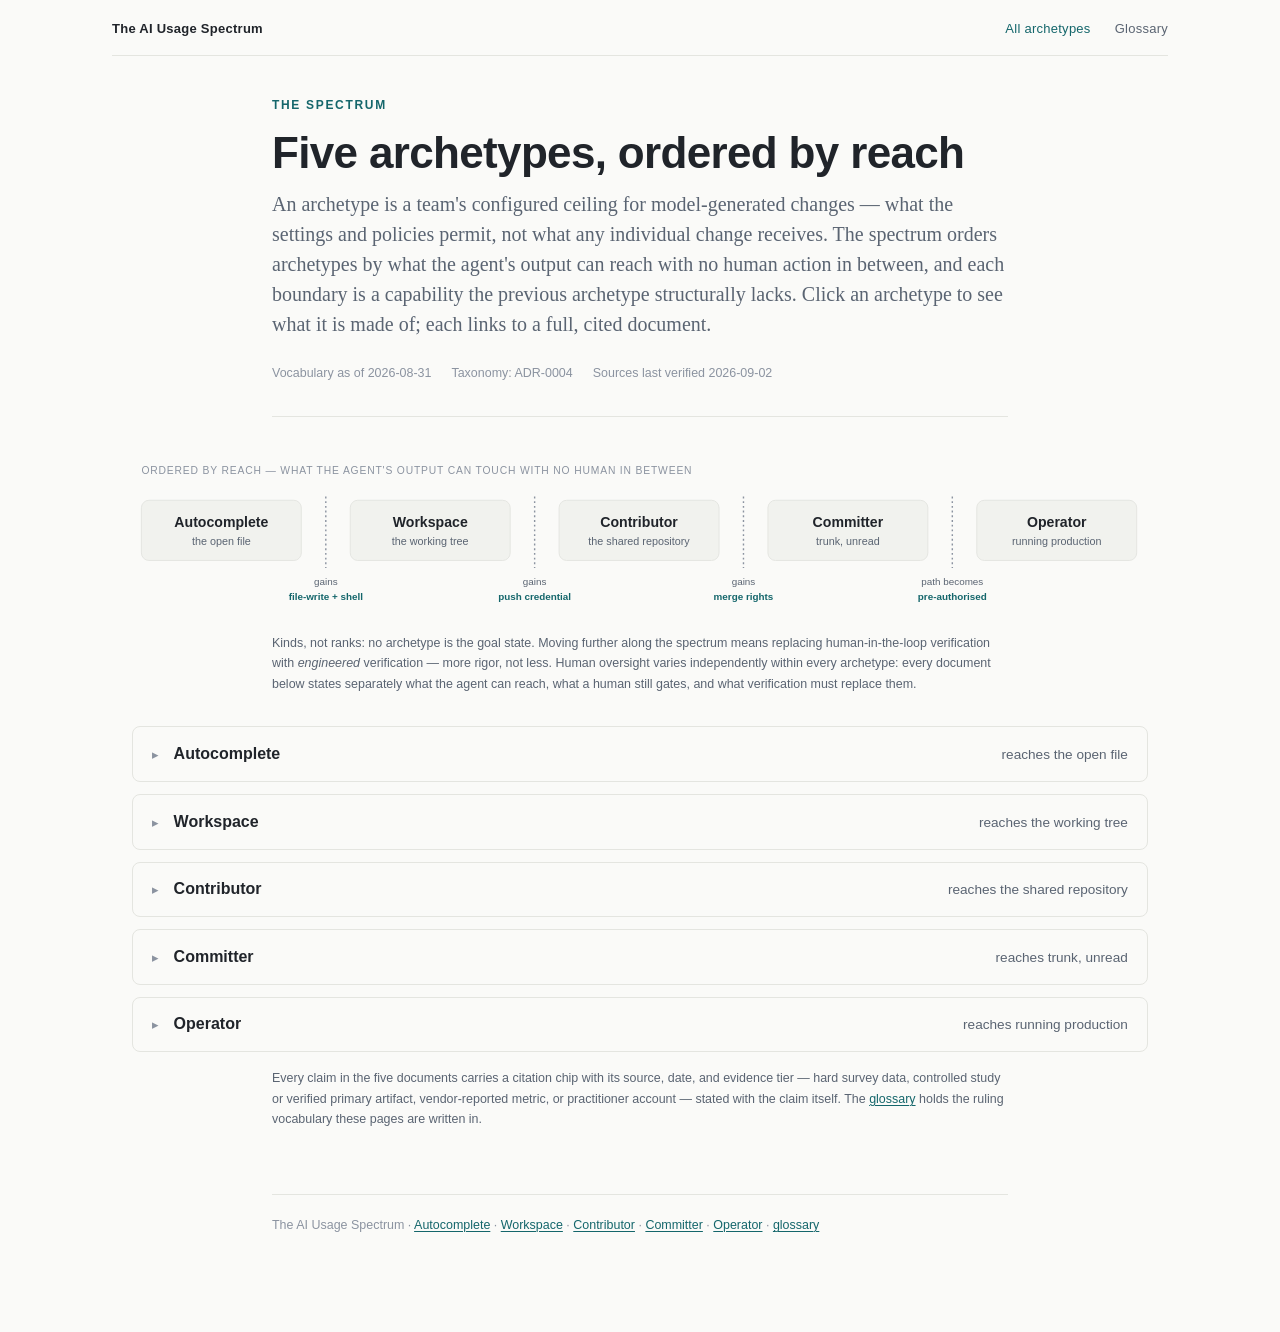
<file: index.html>
<!doctype html>
<html lang="en">
<head>
<meta charset="utf-8">
<meta name="viewport" content="width=device-width, initial-scale=1">
<title>The AI Usage Spectrum</title>
<link rel="stylesheet" href="style.css">
</head>
<body>

<nav class="site-nav">
  <a class="wordmark" href="index.html">The AI Usage Spectrum</a>
  <a href="index.html" aria-current="page">All archetypes</a>
  <a href="glossary.html">Glossary</a>
</nav>

<div class="page">
  <header>
    <p class="eyebrow">The spectrum</p>
    <h1>Five archetypes, ordered by reach</h1>
    <p class="standfirst">An archetype is a team's configured ceiling for model-generated changes —
    what the settings and policies permit, not what any individual change receives. The spectrum
    orders archetypes by what the agent's output can reach with no human action in between, and
    each boundary is a capability the previous archetype structurally lacks. Click an archetype to
    see what it is made of; each links to a full, cited document.</p>
    <div class="docmeta">
      <span>Vocabulary as of 2026-08-31</span>
      <span>Taxonomy: ADR-0004</span>
      <span>Sources last verified 2026-09-02</span>
    </div>
  </header>

  <div class="spectrum-scroll full">
  <svg class="spectrum" viewBox="0 0 1080 170" xmlns="http://www.w3.org/2000/svg"
       aria-label="The five archetypes: Autocomplete reaches the open file; gaining file-write and shell tools makes Workspace, reaching the working tree; gaining a push credential makes Contributor, reaching the shared repository; gaining merge rights makes Committer, reaching trunk unread; a pre-authorised path makes Operator, reaching running production. Each archetype links to its summary card below.">

    <text class="axis-caption" x="10" y="18">ORDERED BY REACH — WHAT THE AGENT'S OUTPUT CAN TOUCH WITH NO HUMAN IN BETWEEN</text>

    <a href="#a-autocomplete" aria-label="Autocomplete — expand summary">
      <rect class="surface" x="10" y="46" width="170" height="64" rx="8"/>
      <text class="surface-name" x="95" y="74" text-anchor="middle">Autocomplete</text>
      <text class="surface-reach" x="95" y="94" text-anchor="middle">the open file</text>
    </a>

    <line class="gate-line" x1="206" y1="42" x2="206" y2="118"/>
    <text class="gate-label" x="206" y="136" text-anchor="middle">gains</text>
    <text class="gate-gain" x="206" y="152" text-anchor="middle">file-write + shell</text>

    <a href="#a-workspace" aria-label="Workspace — expand summary">
      <rect class="surface" x="232" y="46" width="170" height="64" rx="8"/>
      <text class="surface-name" x="317" y="74" text-anchor="middle">Workspace</text>
      <text class="surface-reach" x="317" y="94" text-anchor="middle">the working tree</text>
    </a>

    <line class="gate-line" x1="428" y1="42" x2="428" y2="118"/>
    <text class="gate-label" x="428" y="136" text-anchor="middle">gains</text>
    <text class="gate-gain" x="428" y="152" text-anchor="middle">push credential</text>

    <a href="#a-contributor" aria-label="Contributor — expand summary">
      <rect class="surface" x="454" y="46" width="170" height="64" rx="8"/>
      <text class="surface-name" x="539" y="74" text-anchor="middle">Contributor</text>
      <text class="surface-reach" x="539" y="94" text-anchor="middle">the shared repository</text>
    </a>

    <line class="gate-line" x1="650" y1="42" x2="650" y2="118"/>
    <text class="gate-label" x="650" y="136" text-anchor="middle">gains</text>
    <text class="gate-gain" x="650" y="152" text-anchor="middle">merge rights</text>

    <a href="#a-committer" aria-label="Committer — expand summary">
      <rect class="surface" x="676" y="46" width="170" height="64" rx="8"/>
      <text class="surface-name" x="761" y="74" text-anchor="middle">Committer</text>
      <text class="surface-reach" x="761" y="94" text-anchor="middle">trunk, unread</text>
    </a>

    <line class="gate-line" x1="872" y1="42" x2="872" y2="118"/>
    <text class="gate-label" x="872" y="136" text-anchor="middle">path becomes</text>
    <text class="gate-gain" x="872" y="152" text-anchor="middle">pre-authorised</text>

    <a href="#a-operator" aria-label="Operator — expand summary">
      <rect class="surface" x="898" y="46" width="170" height="64" rx="8"/>
      <text class="surface-name" x="983" y="74" text-anchor="middle">Operator</text>
      <text class="surface-reach" x="983" y="94" text-anchor="middle">running production</text>
    </a>
  </svg>
  </div>
  <p class="spectrum-caption">Kinds, not ranks: no archetype is the goal state. Moving further
  along the spectrum means replacing human-in-the-loop verification with <em>engineered</em>
  verification — more rigor, not less. Human oversight varies independently within every
  archetype: every document below states separately what the agent can reach, what a human still
  gates, and what verification must replace them.</p>

  <!-- ===================== expandable archetype cards ===================== -->

  <div class="arch-cards">

    <details class="arch-card" id="a-autocomplete">
      <summary><span class="chev">▸</span><span class="name">Autocomplete</span>
        <span class="reach">reaches the open file</span></summary>
      <div class="body">
        <dl class="facts">
          <dt>Made of</dt><dd>no tool surface — the model proposes ghost text into the open file,
          and a human commits every edit with a keypress. The only archetype whose ceiling is
          architectural rather than configured</dd>
          <dt>Demands first</dt><dd>nothing new to build — the demand is the discipline of staying
          here deliberately, one keypress from the surfaces that act</dd>
        </dl>
        <div class="tradeoff">
          <div><span class="label">What it gains you</span><ul>
            <li>Every line is read by the person shipping it, at the moment it appears.</li>
            <li>The only region with clean randomised evidence in its favour — and the only one
            where data egress can be eliminated outright rather than managed.</li>
          </ul></div>
          <div><span class="label">What it costs you</span><ul>
            <li>The smallest delta on the spectrum: the human still does everything but type.</li>
            <li>Reading becomes a continuous stream of micro-decisions whose acceptance rate
            measures satisfaction, not output.</li>
          </ul></div>
        </div>
        <p class="fits">Fits a team that believes reading every line is non-negotiable, and that
        anything reducing what a human reads costs more than it saves.</p>
        <a class="more" href="autocomplete.html">Read the full document →</a>
      </div>
    </details>

    <details class="arch-card" id="a-workspace">
      <summary><span class="chev">▸</span><span class="name">Workspace</span>
        <span class="reach">reaches the working tree</span></summary>
      <div class="body">
        <dl class="facts">
          <dt>Made of</dt><dd>file-write and shell tool surfaces, no push credential — the agent
          acts across the working tree, locally; nothing leaves the machine without a human</dd>
          <dt>Demands first</dt><dd>containment: a sandbox, an egress allowlist, least-privilege
          tool scopes — which the tool field mostly does not ship by default</dd>
        </dl>
        <div class="tradeoff">
          <div><span class="label">What it gains you</span><ul>
            <li>Delegated implementation with real feedback loops — the agent edits, builds, runs
            and tests its own work; one human can direct several agents in parallel.</li>
            <li>A bounded worst case, <em>if the bounds are built</em>: local, and largely
            revertible.</li>
          </ul></div>
          <div><span class="label">What it costs you</span><ul>
            <li>Containment becomes load-bearing exactly where the field invests least.</li>
            <li>The lethal trifecta — private data, untrusted content, external communication —
            assembles here by default unless engineered away.</li>
          </ul></div>
        </div>
        <p class="fits">Fits a team that believes risk is bounded by what the agent can reach, not
        by who is watching it.</p>
        <a class="more" href="workspace.html">Read the full document →</a>
      </div>
    </details>

    <details class="arch-card" id="a-contributor">
      <summary><span class="chev">▸</span><span class="name">Contributor</span>
        <span class="reach">reaches the shared repository</span></summary>
      <div class="body">
        <dl class="facts">
          <dt>Made of</dt><dd>a push credential — the agent opens pull requests under its own
          identity; a human merges every change. The archetype the tool market ships and the
          platform enforces</dd>
          <dt>Demands first</dt><dd>protection of the review: server-side gates, invitation-only
          PR creation, task-eligibility classifiers, retry caps — reviewer attention treated as an
          engineered budget</dd>
        </dl>
        <div class="tradeoff">
          <div><span class="label">What it gains you</span><ul>
            <li>Authoring at volume with the team's merge discipline unchanged — agent work comes
            through the same front door as anyone else's.</li>
            <li>The cheapest ceiling to hold: the boundary above is platform-enforced, so staying
            here means not building a bypass.</li>
          </ul></div>
          <div><span class="label">What it costs you</span><ul>
            <li>The review queue becomes the bottleneck, measurably.</li>
            <li>Reviewer habituation is measured and worsens with the volume this archetype itself
            generates — the safety belief eroding under its own output.</li>
          </ul></div>
        </div>
        <p class="fits">Fits a team that believes review is the load-bearing control and should
        stay human — and that an agent's work should come through the same front door as anyone
        else's.</p>
        <a class="more" href="contributor.html">Read the full document →</a>
      </div>
    </details>

    <details class="arch-card" id="a-committer">
      <summary><span class="chev">▸</span><span class="name">Committer</span>
        <span class="reach">reaches trunk, unread</span></summary>
      <div class="body">
        <dl class="facts">
          <dt>Made of</dt><dd>merge rights for a defined change class, identified mechanically —
          author identity, title prefix, severity, risk score — which reaches trunk with no human
          reading it; a human still gates release</dd>
          <dt>Demands first</dt><dd>the qualifying line rendered in code, anti-suppression on the
          checks, gates enforced server-side, and revert machinery for when the line is wrong</dd>
        </dl>
        <div class="tradeoff">
          <div><span class="label">What it gains you</span><ul>
            <li>Mechanically-checkable classes stop queueing behind human availability; review
            attention concentrates where a human can actually help.</li>
            <li>An auditable trust model — every occupant's policy is an inspectable artifact, a
            workflow file rather than a habit.</li>
          </ul></div>
          <div><span class="label">What it costs you</span><ul>
            <li>The qualifying line must be engineered, argued for, and policed forever.</li>
            <li>Verification is load-bearing the moment no one reads the diff — and no study
            anywhere tests unread agent merges against reviewed ones.</li>
          </ul></div>
        </div>
        <p class="fits">Fits a team that believes trust should be earned by change class rather
        than by author — and that where a class can be checked mechanically, a human reading it
        adds cost without adding safety.</p>
        <a class="more" href="committer.html">Read the full document →</a>
      </div>
    </details>

    <details class="arch-card" id="a-operator">
      <summary><span class="chev">▸</span><span class="name">Operator</span>
        <span class="reach">reaches running production</span></summary>
      <div class="body">
        <dl class="facts">
          <dt>Made of</dt><dd>a pre-authorised path to production — nothing human stands between
          the agent's change and running prod, whether continuous deployment carries an unread
          merge or the agent holds deploy credentials</dd>
          <dt>Demands first</dt><dd>the full engineered chain — gates, canaries, auto-revert,
          provenance — trusted <em>before</em> the path opens; almost none of it exists wired to
          autonomy anywhere</dd>
        </dl>
        <div class="tradeoff">
          <div><span class="label">What it gains you</span><ul>
            <li>Full pipeline speed for the change classes that qualify.</li>
            <li>The clearest possible safety case: stated in machinery, not in habit.</li>
          </ul></div>
          <div><span class="label">What it costs you</span><ul>
            <li>First-of-kind wiring, built and policed by you; liability keys to the setting.</li>
            <li>Observed as no team's ceiling — reached per change-class, by narrowing what
            qualifies, never by widening who may act.</li>
          </ul></div>
        </div>
        <p class="fits">Fits a team that believes engineered verification can be made a stronger
        check than a human in the path — and that the honest route there is to narrow what
        qualifies, never to widen who may act.</p>
        <a class="more" href="operator.html">Read the full document →</a>
      </div>
    </details>

  </div>

  <p class="spectrum-caption">Every claim in the five documents carries a citation chip with its
  source, date, and evidence tier — hard survey data, controlled study or verified primary
  artifact, vendor-reported metric, or practitioner account — stated with the claim itself. The
  <a href="glossary.html">glossary</a> holds the ruling vocabulary these pages are written in.</p>

  <footer class="site-footer">
    <p>The AI Usage Spectrum ·
    <a href="autocomplete.html">Autocomplete</a> ·
    <a href="workspace.html">Workspace</a> ·
    <a href="contributor.html">Contributor</a> ·
    <a href="committer.html">Committer</a> ·
    <a href="operator.html">Operator</a> ·
    <a href="glossary.html">glossary</a></p>
  </footer>
</div>

<script>
  // A spectrum cell links to its card; open it (and close the others) on arrival.
  function openCard(hash) {
    if (!hash) return;
    document.querySelectorAll('details.arch-card').forEach(function (d) {
      d.open = ('#' + d.id) === hash;
    });
  }
  addEventListener('hashchange', function () { openCard(location.hash); });
  openCard(location.hash);
</script>
</body>
</html>
</file>
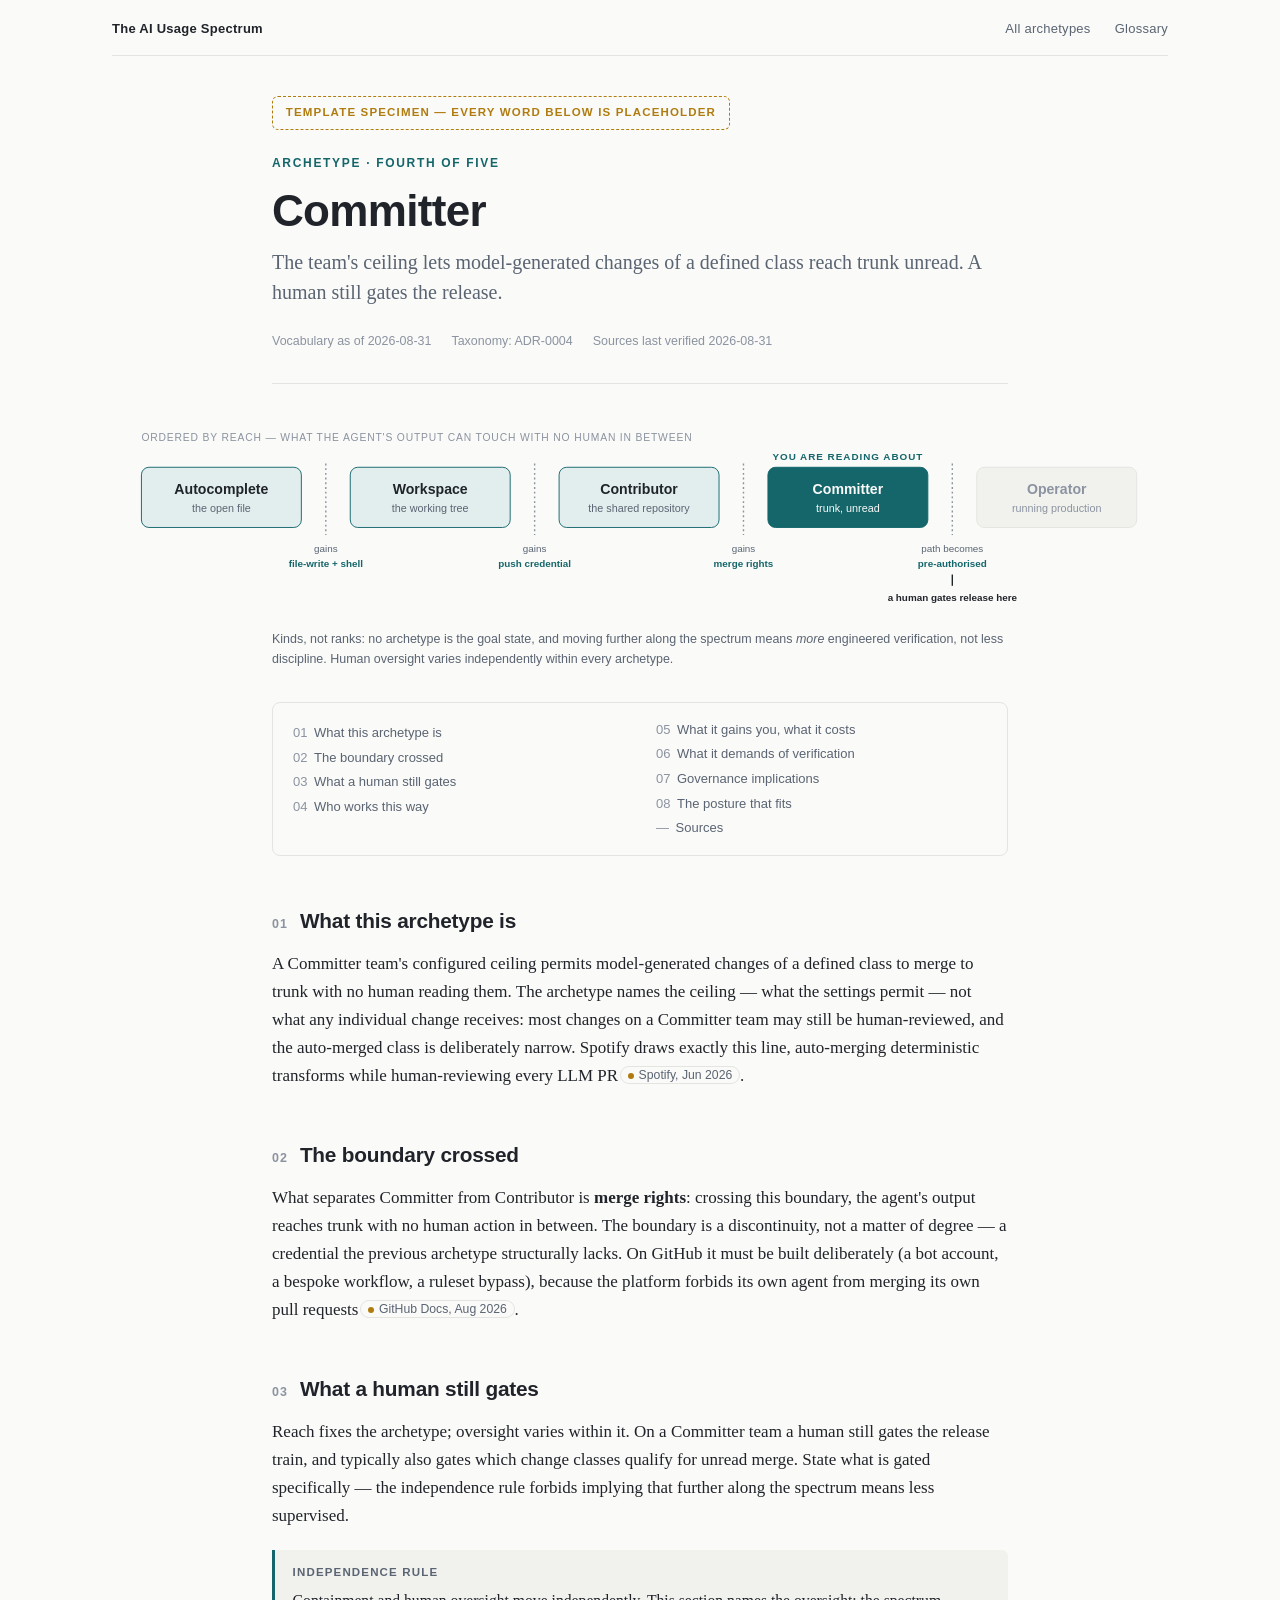
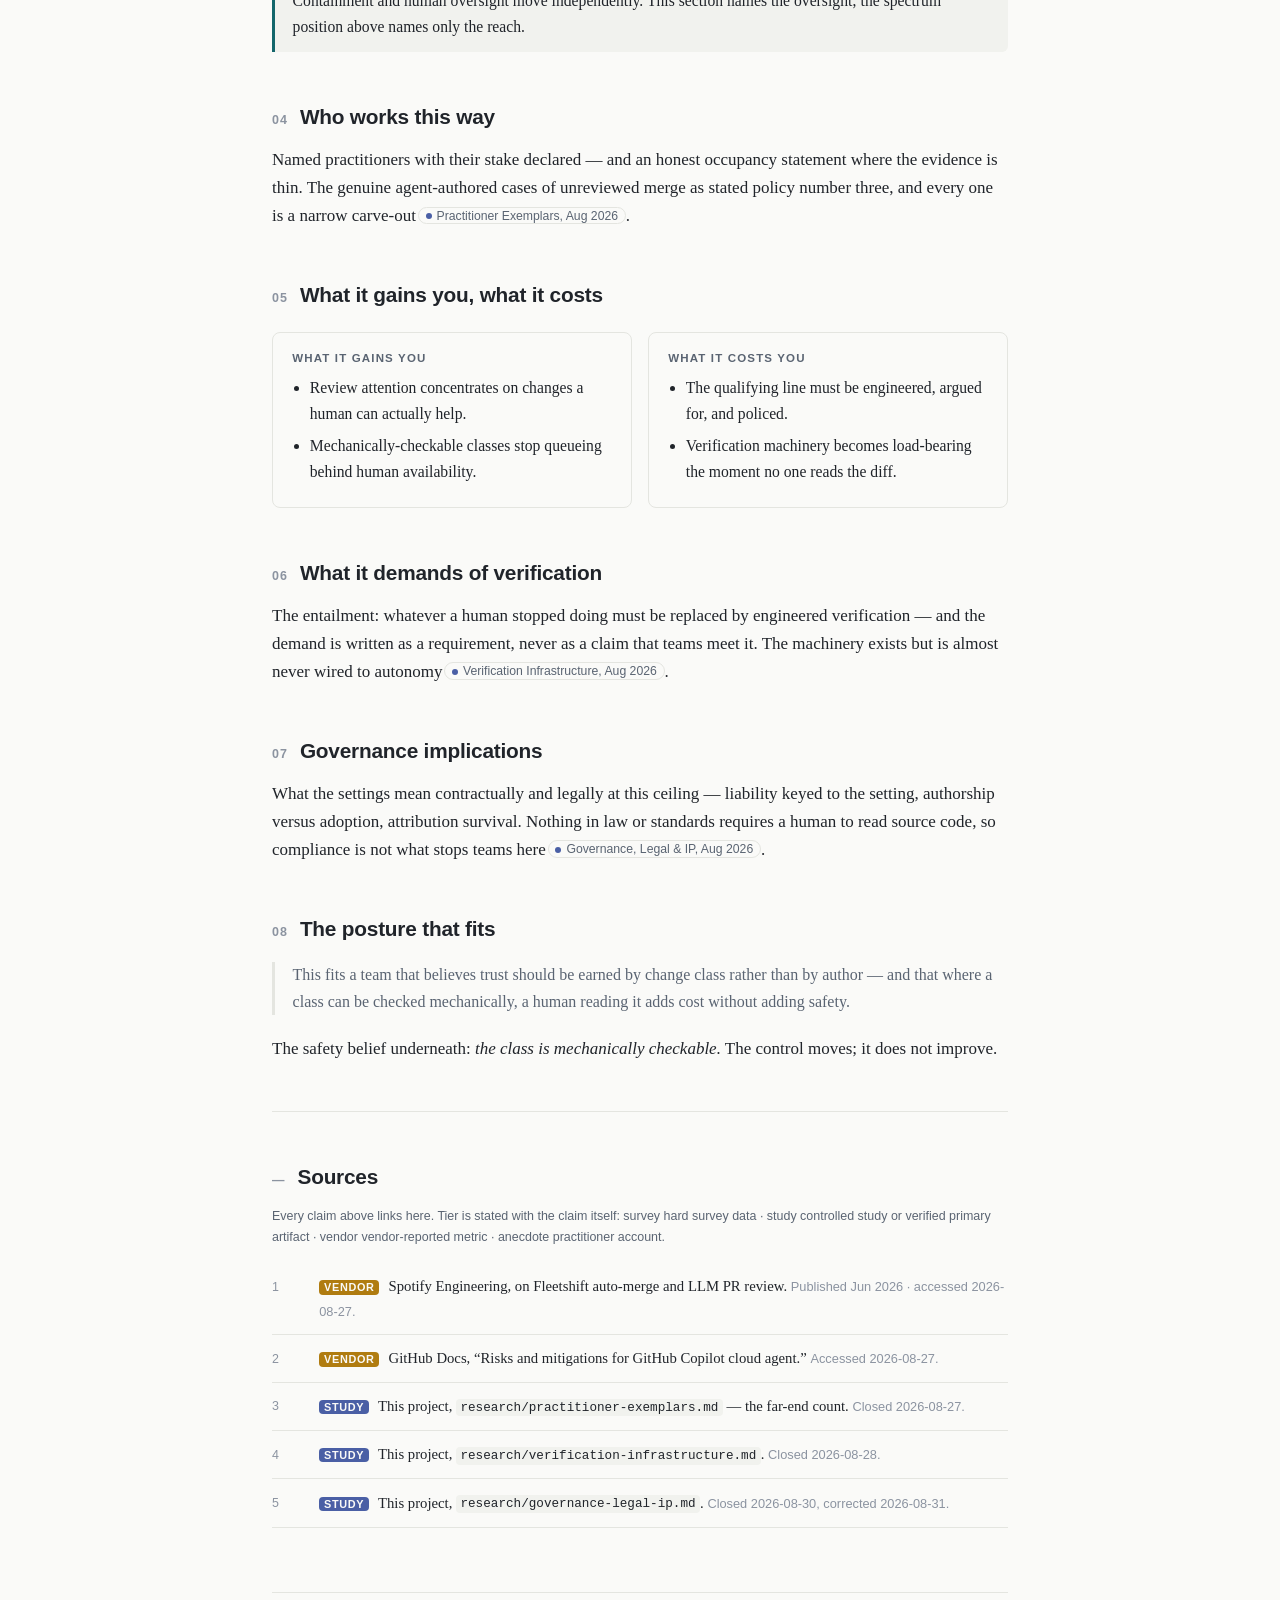
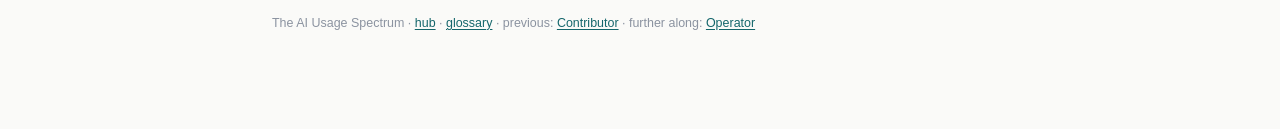
<file: archetype-template.html>
<!doctype html>
<!-- ======================================================================
  ARCHETYPE PAGE TEMPLATE — the contract from ticket #9.

  Every archetype document copies this file and replaces the specimen
  content. The section numbers, order, and ids are FIXED across the set —
  that sameness is the design: a reader lands anywhere and already knows
  the shape. Rules a writing ticket must follow:

  1. Keep all eight numbered sections, in this order, with these ids.
  2. Remove the .specimen-badge and this comment.
  3. Every claim carries a .cite chip -> entry in #sources, with an
     evidence tier (survey | study | vendor | anecdote) on both ends.
  4. Update the spectrum SVG cell states: .is-reach on every cell the
     agent's output can reach, .is-here on this archetype's cell,
     .is-beyond on the rest; move the here-flag and the human-mark.
  5. Language: "further along the spectrum", never "higher"; archetype,
     never tier/level/stage (ADR-0003). CONTEXT.md _Avoid_ lines are
     binding.
  6. Relative links only (hub: index.html, glossary: glossary.html).
====================================================================== -->
<html lang="en">
<head>
<meta charset="utf-8">
<meta name="viewport" content="width=device-width, initial-scale=1">
<title>Committer — The AI Usage Spectrum</title>
<link rel="stylesheet" href="style.css">
</head>
<body>

<nav class="site-nav">
  <a class="wordmark" href="index.html">The AI Usage Spectrum</a>
  <a href="index.html">All archetypes</a>
  <a href="glossary.html">Glossary</a>
</nav>

<div class="page">

  <header>
    <p class="specimen-badge">Template specimen — every word below is placeholder</p>
    <p class="eyebrow">Archetype · fourth of five</p>
    <h1>Committer</h1>
    <p class="standfirst">The team's ceiling lets model-generated changes of a defined class reach
    trunk unread. A human still gates the release.</p>
    <div class="docmeta">
      <span>Vocabulary as of 2026-08-31</span>
      <span>Taxonomy: ADR-0004</span>
      <span>Sources last verified 2026-08-31</span>
    </div>
  </header>

  <!-- ================= spectrum: "you are here" variant ================ -->
  <div class="spectrum-scroll full" role="img"
       aria-label="The five archetypes ordered by reach. Committer is this page's archetype: the agent's output reaches trunk with no human action in between; a human still gates release.">
  <svg class="spectrum" viewBox="0 0 1080 200" xmlns="http://www.w3.org/2000/svg">

    <text class="axis-caption" x="10" y="18">ORDERED BY REACH — WHAT THE AGENT'S OUTPUT CAN TOUCH WITH NO HUMAN IN BETWEEN</text>

    <!-- cell 1 -->
    <g class="is-reach">
      <rect class="surface" x="10" y="46" width="170" height="64" rx="8"/>
      <text class="surface-name" x="95" y="74" text-anchor="middle">Autocomplete</text>
      <text class="surface-reach" x="95" y="94" text-anchor="middle">the open file</text>
    </g>

    <!-- gate 1 -->
    <line class="gate-line" x1="206" y1="42" x2="206" y2="118"/>
    <text class="gate-label" x="206" y="136" text-anchor="middle">gains</text>
    <text class="gate-gain" x="206" y="152" text-anchor="middle">file-write + shell</text>

    <!-- cell 2 -->
    <g class="is-reach">
      <rect class="surface" x="232" y="46" width="170" height="64" rx="8"/>
      <text class="surface-name" x="317" y="74" text-anchor="middle">Workspace</text>
      <text class="surface-reach" x="317" y="94" text-anchor="middle">the working tree</text>
    </g>

    <!-- gate 2 -->
    <line class="gate-line" x1="428" y1="42" x2="428" y2="118"/>
    <text class="gate-label" x="428" y="136" text-anchor="middle">gains</text>
    <text class="gate-gain" x="428" y="152" text-anchor="middle">push credential</text>

    <!-- cell 3 -->
    <g class="is-reach">
      <rect class="surface" x="454" y="46" width="170" height="64" rx="8"/>
      <text class="surface-name" x="539" y="74" text-anchor="middle">Contributor</text>
      <text class="surface-reach" x="539" y="94" text-anchor="middle">the shared repository</text>
    </g>

    <!-- gate 3 -->
    <line class="gate-line" x1="650" y1="42" x2="650" y2="118"/>
    <text class="gate-label" x="650" y="136" text-anchor="middle">gains</text>
    <text class="gate-gain" x="650" y="152" text-anchor="middle">merge rights</text>

    <!-- cell 4 — THIS PAGE -->
    <g class="is-here">
      <text class="here-flag" x="761" y="38" text-anchor="middle">YOU ARE READING ABOUT</text>
      <rect class="surface" x="676" y="46" width="170" height="64" rx="8"/>
      <text class="surface-name" x="761" y="74" text-anchor="middle">Committer</text>
      <text class="surface-reach" x="761" y="94" text-anchor="middle">trunk, unread</text>
    </g>

    <!-- gate 4 — the last human action for this archetype -->
    <line class="gate-line" x1="872" y1="42" x2="872" y2="118"/>
    <text class="gate-label" x="872" y="136" text-anchor="middle">path becomes</text>
    <text class="gate-gain" x="872" y="152" text-anchor="middle">pre-authorised</text>
    <line class="human-mark-line" x1="872" y1="160" x2="872" y2="172"/>
    <text class="human-mark" x="872" y="188" text-anchor="middle">a human gates release here</text>

    <!-- cell 5 -->
    <g class="is-beyond">
      <rect class="surface" x="898" y="46" width="170" height="64" rx="8"/>
      <text class="surface-name" x="983" y="74" text-anchor="middle">Operator</text>
      <text class="surface-reach" x="983" y="94" text-anchor="middle">running production</text>
    </g>
  </svg>
  </div>
  <p class="spectrum-caption">Kinds, not ranks: no archetype is the goal state, and moving further
  along the spectrum means <em>more</em> engineered verification, not less discipline. Human
  oversight varies independently within every archetype.</p>

  <!-- ============================ contract ============================= -->

  <nav class="toc" aria-label="Sections">
    <ol>
      <li><span class="no">01</span><a href="#what-this-is">What this archetype is</a></li>
      <li><span class="no">02</span><a href="#the-boundary">The boundary crossed</a></li>
      <li><span class="no">03</span><a href="#still-gated">What a human still gates</a></li>
      <li><span class="no">04</span><a href="#who-works-this-way">Who works this way</a></li>
      <li><span class="no">05</span><a href="#gains-and-costs">What it gains you, what it costs</a></li>
      <li><span class="no">06</span><a href="#verification">What it demands of verification</a></li>
      <li><span class="no">07</span><a href="#governance">Governance implications</a></li>
      <li><span class="no">08</span><a href="#posture">The posture that fits</a></li>
      <li><span class="no">—</span><a href="#sources">Sources</a></li>
    </ol>
  </nav>

  <section class="contract" id="what-this-is">
    <h2><span class="no">01</span>What this archetype is</h2>
    <p>A Committer team's configured ceiling permits model-generated changes of a defined class to
    merge to trunk with no human reading them. The archetype names the ceiling — what the settings
    permit — not what any individual change receives: most changes on a Committer team may still be
    human-reviewed, and the auto-merged class is deliberately narrow. Spotify draws exactly this
    line, auto-merging deterministic transforms while human-reviewing every LLM
    PR<a class="cite" data-tier="vendor" href="#src-1">Spotify, Jun 2026</a>.</p>
  </section>

  <section class="contract" id="the-boundary">
    <h2><span class="no">02</span>The boundary crossed</h2>
    <p>What separates Committer from Contributor is <strong>merge rights</strong>: crossing this
    boundary, the agent's output reaches trunk with no human action in between. The boundary is a
    discontinuity, not a matter of degree — a credential the previous archetype structurally lacks.
    On GitHub it must be built deliberately (a bot account, a bespoke workflow, a ruleset bypass),
    because the platform forbids its own agent from merging its own pull
    requests<a class="cite" data-tier="vendor" href="#src-2">GitHub Docs, Aug 2026</a>.</p>
  </section>

  <section class="contract" id="still-gated">
    <h2><span class="no">03</span>What a human still gates</h2>
    <p>Reach fixes the archetype; oversight varies within it. On a Committer team a human still
    gates the release train, and typically also gates which change classes qualify for unread
    merge. State what is gated specifically — the independence rule forbids implying that further
    along the spectrum means less supervised.</p>
    <div class="note"><span class="label">Independence rule</span>
    <p>Containment and human oversight move independently. This section names the oversight; the
    spectrum position above names only the reach.</p></div>
  </section>

  <section class="contract" id="who-works-this-way">
    <h2><span class="no">04</span>Who works this way</h2>
    <p>Named practitioners with their stake declared — and an honest occupancy statement where the
    evidence is thin. The genuine agent-authored cases of unreviewed merge as stated policy number
    three, and every one is a narrow carve-out<a class="cite" data-tier="study" href="#src-3">Practitioner
    Exemplars, Aug 2026</a>.</p>
  </section>

  <section class="contract" id="gains-and-costs">
    <h2><span class="no">05</span>What it gains you, what it costs</h2>
    <div class="tradeoff">
      <div>
        <span class="label">What it gains you</span>
        <ul>
          <li>Review attention concentrates on changes a human can actually help.</li>
          <li>Mechanically-checkable classes stop queueing behind human availability.</li>
        </ul>
      </div>
      <div>
        <span class="label">What it costs you</span>
        <ul>
          <li>The qualifying line must be engineered, argued for, and policed.</li>
          <li>Verification machinery becomes load-bearing the moment no one reads the diff.</li>
        </ul>
      </div>
    </div>
  </section>

  <section class="contract" id="verification">
    <h2><span class="no">06</span>What it demands of verification</h2>
    <p>The entailment: whatever a human stopped doing must be replaced by engineered verification —
    and the demand is written as a requirement, never as a claim that teams meet it. The machinery
    exists but is almost never wired to autonomy<a class="cite" data-tier="study" href="#src-4">Verification
    Infrastructure, Aug 2026</a>.</p>
  </section>

  <section class="contract" id="governance">
    <h2><span class="no">07</span>Governance implications</h2>
    <p>What the settings mean contractually and legally at this ceiling — liability keyed to the
    setting, authorship versus adoption, attribution survival. Nothing in law or standards requires
    a human to read source code, so compliance is not what stops teams
    here<a class="cite" data-tier="study" href="#src-5">Governance, Legal &amp; IP, Aug 2026</a>.</p>
  </section>

  <section class="contract" id="posture">
    <h2><span class="no">08</span>The posture that fits</h2>
    <blockquote><p>This fits a team that believes trust should be earned by change class rather
    than by author — and that where a class can be checked mechanically, a human reading it adds
    cost without adding safety.</p></blockquote>
    <p>The safety belief underneath: <em>the class is mechanically checkable.</em> The control
    moves; it does not improve.</p>
  </section>

  <hr>

  <section class="contract" id="sources">
    <h2><span class="no">—</span>Sources</h2>
    <p class="spectrum-caption" style="margin:0 0 1rem">Every claim above links here. Tier is
    stated with the claim itself: <span class="tier" data-tier="survey">survey</span> hard survey
    data · <span class="tier" data-tier="study">study</span> controlled study or verified primary
    artifact · <span class="tier" data-tier="vendor">vendor</span> vendor-reported metric ·
    <span class="tier" data-tier="anecdote">anecdote</span> practitioner account.</p>
    <ol class="sources">
      <li id="src-1"><span><span class="tier" data-tier="vendor">vendor</span>
        Spotify Engineering, on Fleetshift auto-merge and LLM PR review.
        <span class="when">Published Jun 2026 · accessed 2026-08-27.</span></span></li>
      <li id="src-2"><span><span class="tier" data-tier="vendor">vendor</span>
        GitHub Docs, “Risks and mitigations for GitHub Copilot cloud agent.”
        <span class="when">Accessed 2026-08-27.</span></span></li>
      <li id="src-3"><span><span class="tier" data-tier="study">study</span>
        This project, <code>research/practitioner-exemplars.md</code> — the far-end count.
        <span class="when">Closed 2026-08-27.</span></span></li>
      <li id="src-4"><span><span class="tier" data-tier="study">study</span>
        This project, <code>research/verification-infrastructure.md</code>.
        <span class="when">Closed 2026-08-28.</span></span></li>
      <li id="src-5"><span><span class="tier" data-tier="study">study</span>
        This project, <code>research/governance-legal-ip.md</code>.
        <span class="when">Closed 2026-08-30, corrected 2026-08-31.</span></span></li>
    </ol>
  </section>

  <footer class="site-footer">
    <p>The AI Usage Spectrum · <a href="index.html">hub</a> · <a href="glossary.html">glossary</a> ·
    previous: <a href="#">Contributor</a> · further along: <a href="#">Operator</a></p>
  </footer>

</div>
</body>
</html>
</file>
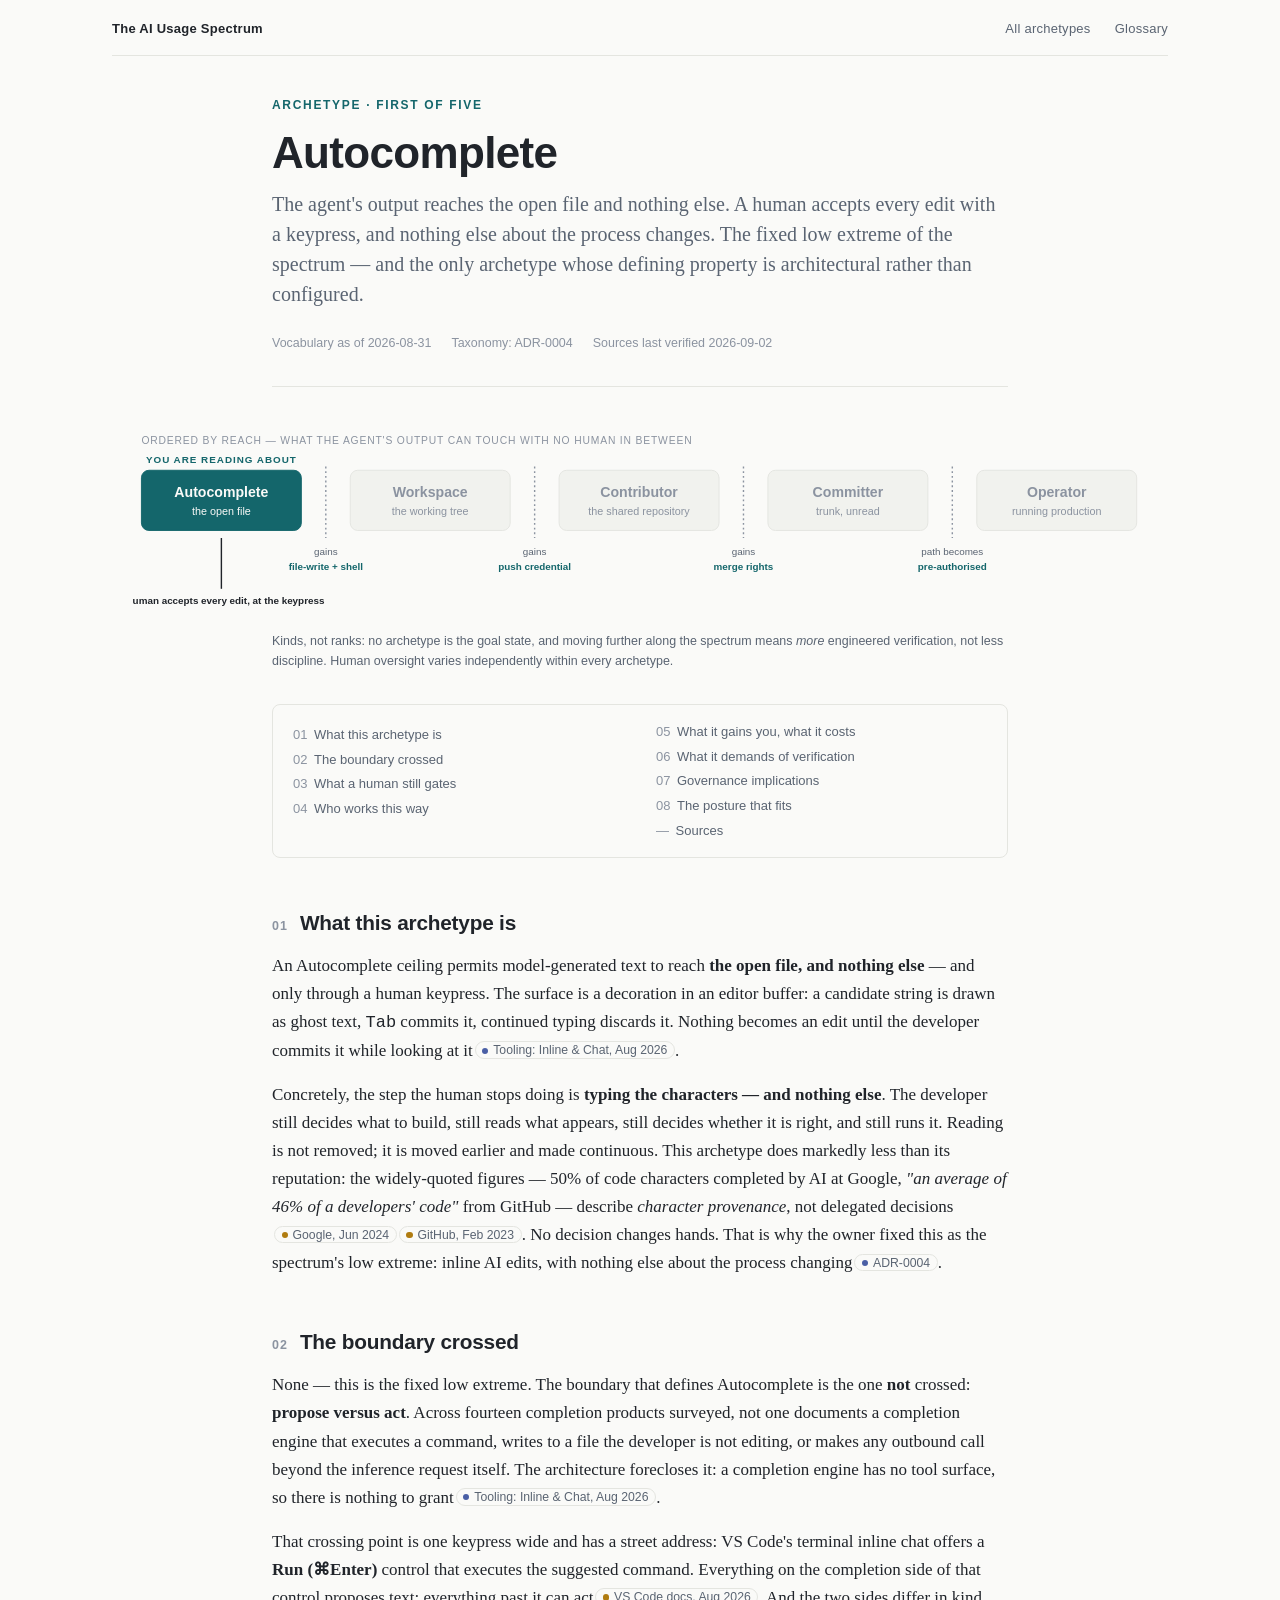
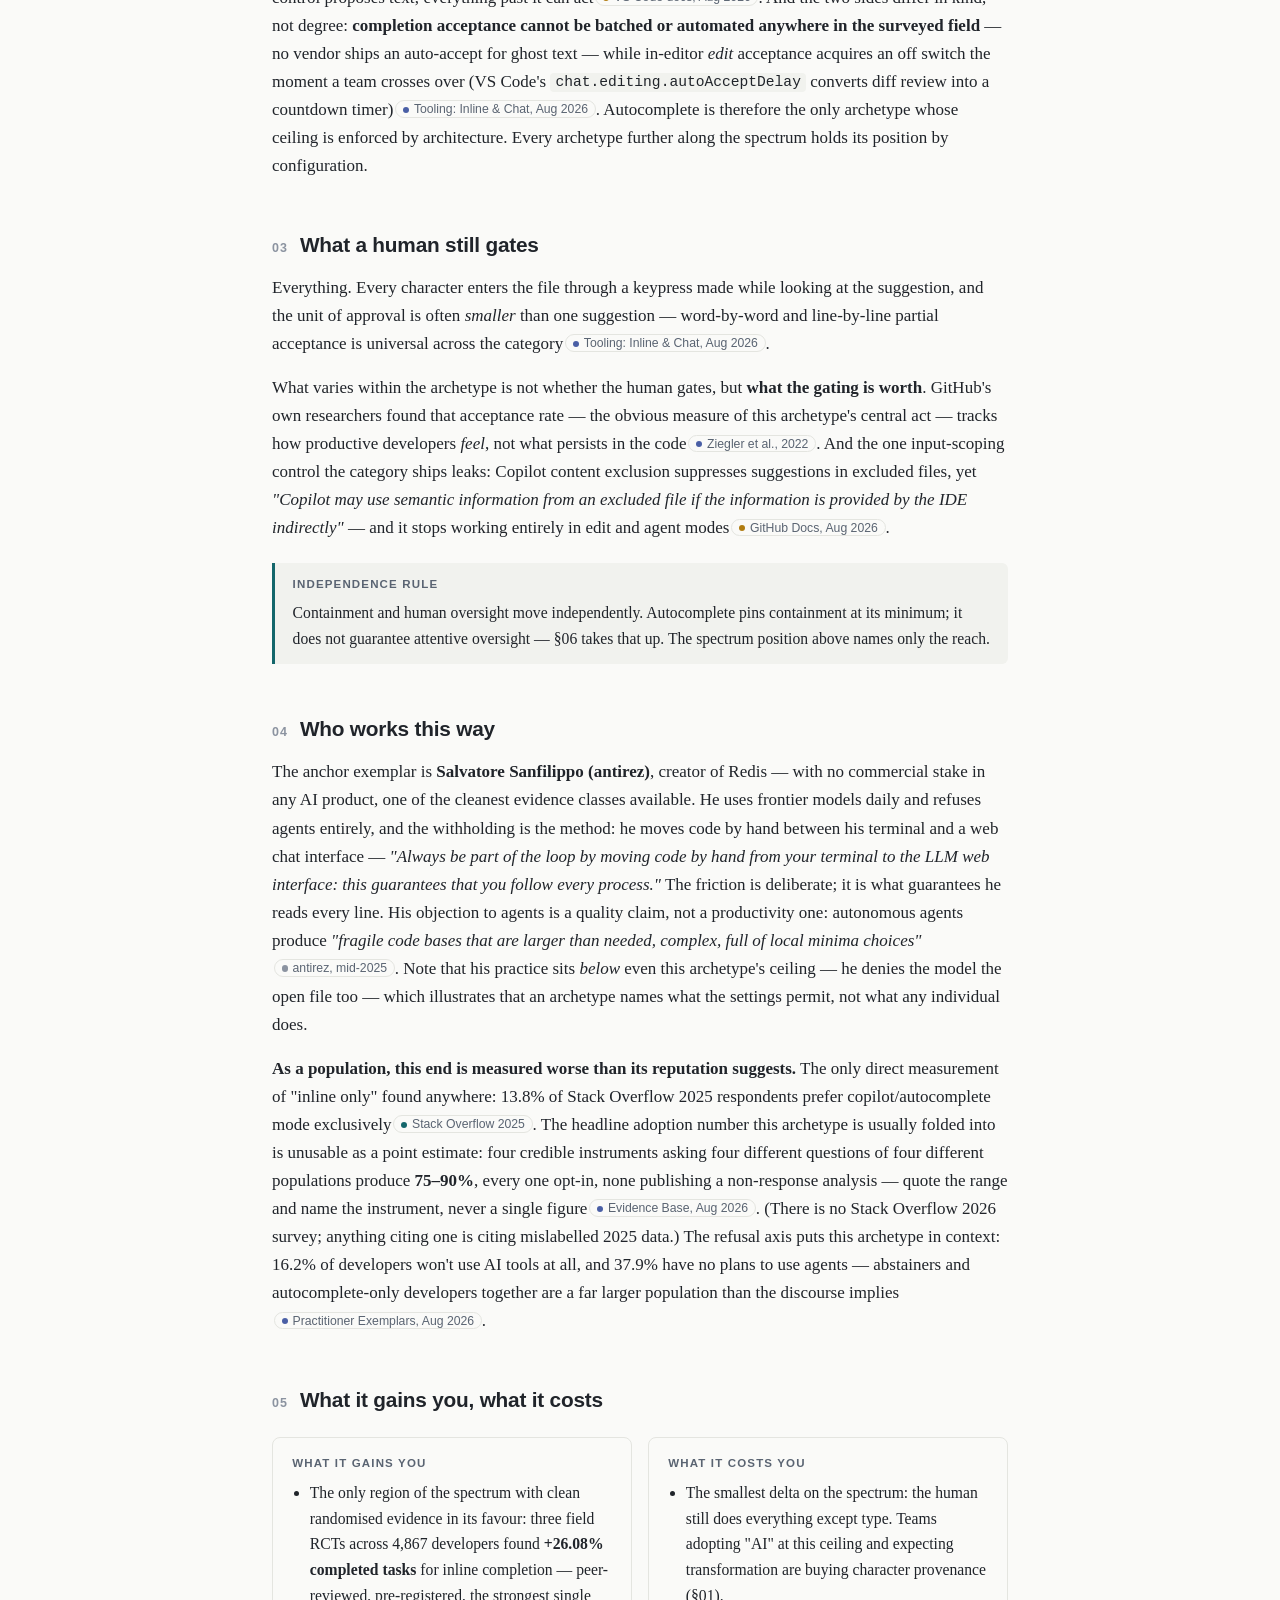
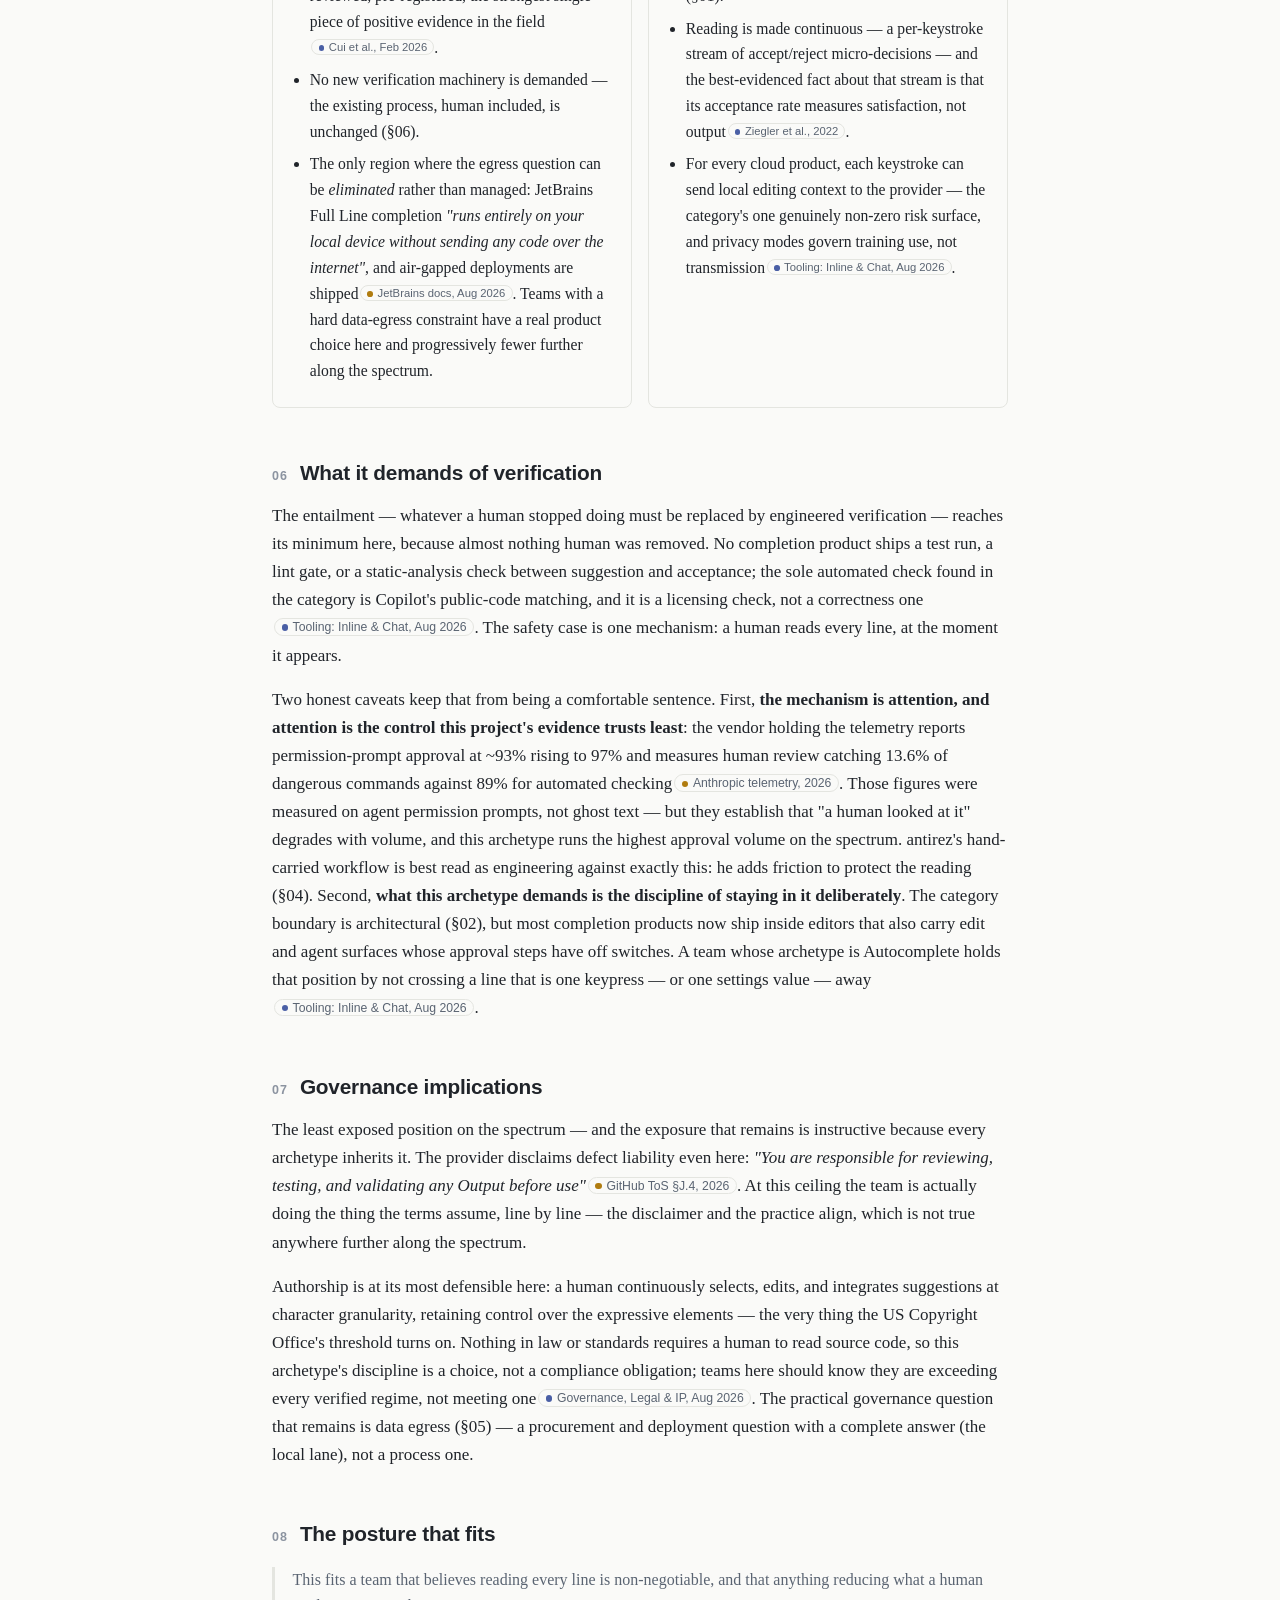
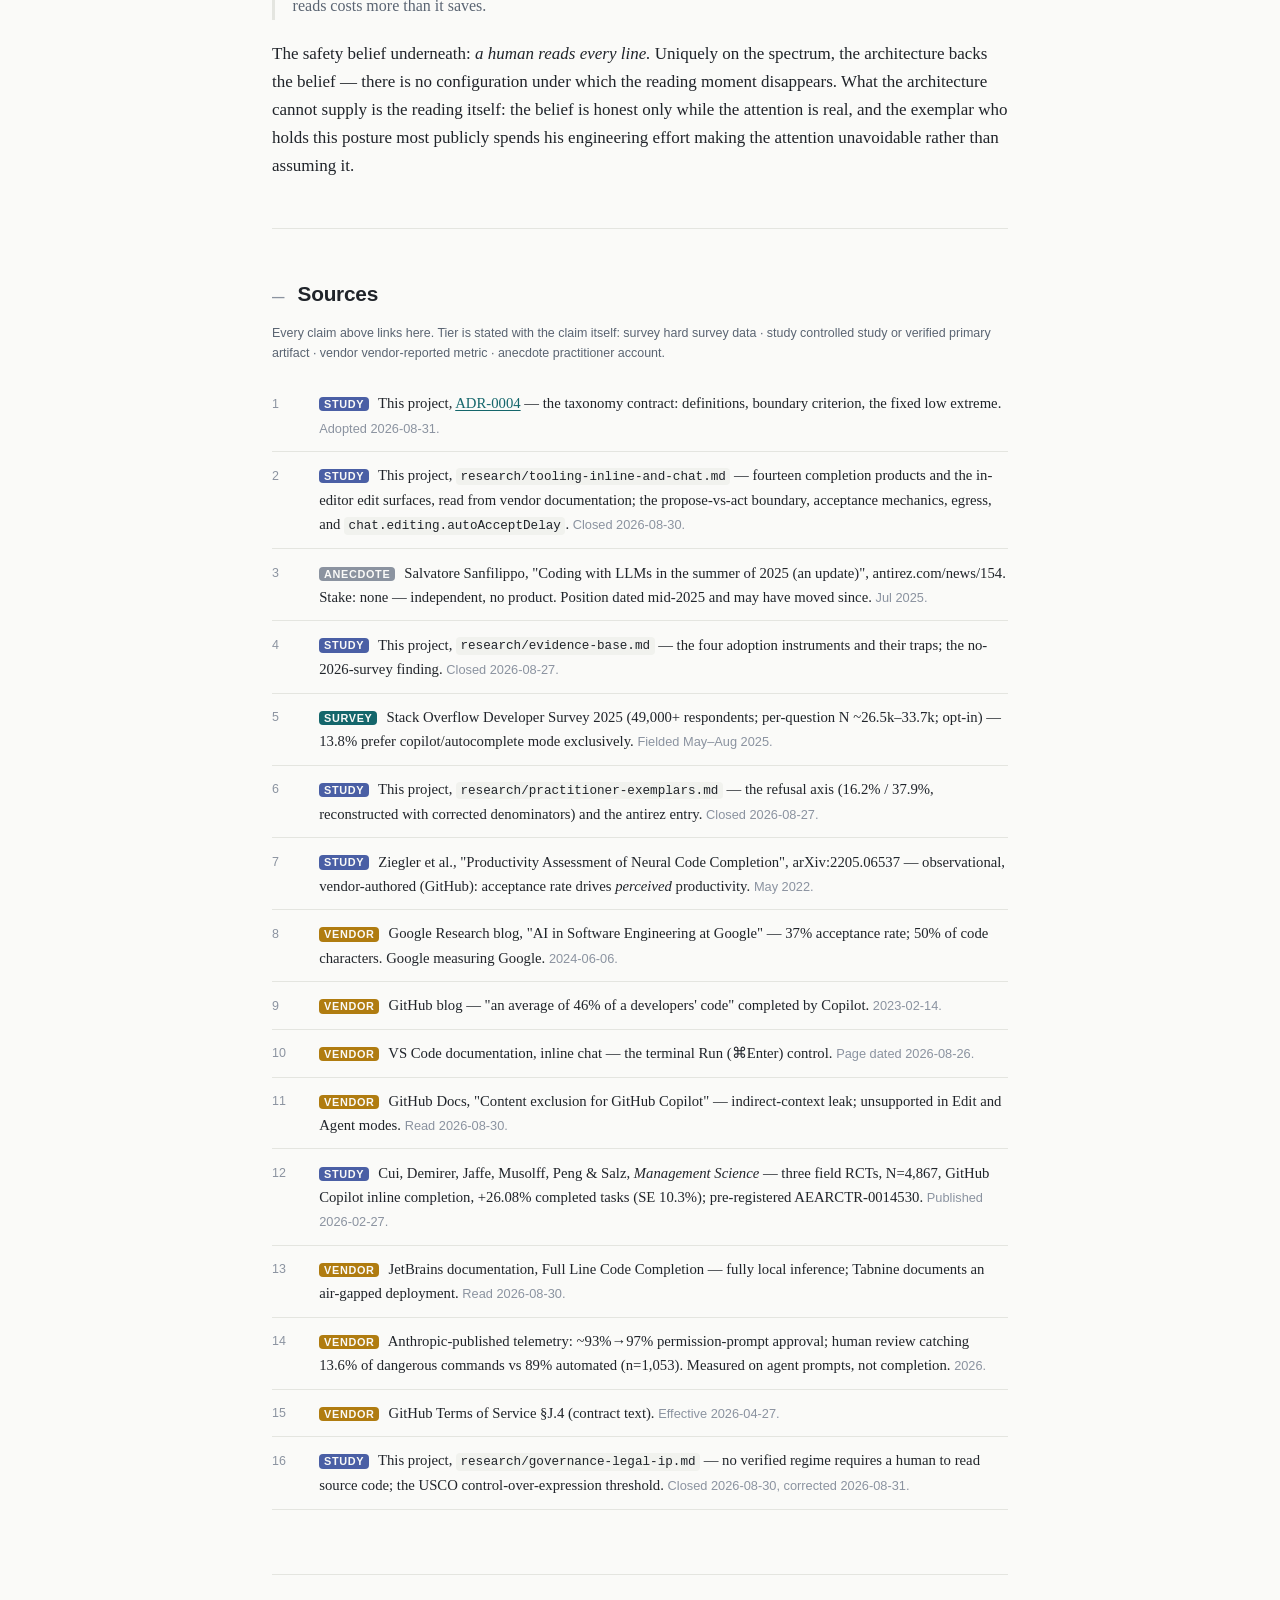
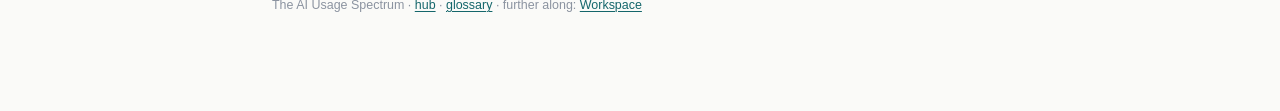
<file: autocomplete.html>
<!doctype html>
<html lang="en">
<head>
<meta charset="utf-8">
<meta name="viewport" content="width=device-width, initial-scale=1">
<title>Autocomplete — The AI Usage Spectrum</title>
<link rel="stylesheet" href="style.css">
</head>
<body>

<nav class="site-nav">
  <a class="wordmark" href="index.html">The AI Usage Spectrum</a>
  <a href="index.html">All archetypes</a>
  <a href="glossary.html">Glossary</a>
</nav>

<div class="page">

  <header>
    <p class="eyebrow">Archetype · first of five</p>
    <h1>Autocomplete</h1>
    <p class="standfirst">The agent's output reaches the open file and nothing else. A human accepts
    every edit with a keypress, and nothing else about the process changes. The fixed low extreme of
    the spectrum — and the only archetype whose defining property is architectural rather than
    configured.</p>
    <div class="docmeta">
      <span>Vocabulary as of 2026-08-31</span>
      <span>Taxonomy: ADR-0004</span>
      <span>Sources last verified 2026-09-02</span>
    </div>
  </header>

  <!-- ================= spectrum: "you are here" variant ================ -->
  <div class="spectrum-scroll full" role="img"
       aria-label="The five archetypes ordered by reach. Autocomplete is this page's archetype: the agent's output reaches only the open file, and a human accepts every edit.">
  <svg class="spectrum" viewBox="0 0 1080 200" xmlns="http://www.w3.org/2000/svg">

    <text class="axis-caption" x="10" y="18">ORDERED BY REACH — WHAT THE AGENT'S OUTPUT CAN TOUCH WITH NO HUMAN IN BETWEEN</text>

    <!-- cell 1 — THIS PAGE -->
    <g class="is-here">
      <text class="here-flag" x="95" y="38" text-anchor="middle">YOU ARE READING ABOUT</text>
      <rect class="surface" x="10" y="46" width="170" height="64" rx="8"/>
      <text class="surface-name" x="95" y="74" text-anchor="middle">Autocomplete</text>
      <text class="surface-reach" x="95" y="94" text-anchor="middle">the open file</text>
    </g>

    <!-- the human's act for this archetype sits inside the cell, not at a gate -->
    <line class="human-mark-line" x1="95" y1="118" x2="95" y2="172"/>
    <text class="human-mark" x="95" y="188" text-anchor="middle">a human accepts every edit, at the keypress</text>

    <!-- gate 1 -->
    <line class="gate-line" x1="206" y1="42" x2="206" y2="118"/>
    <text class="gate-label" x="206" y="136" text-anchor="middle">gains</text>
    <text class="gate-gain" x="206" y="152" text-anchor="middle">file-write + shell</text>

    <g class="is-beyond">
      <rect class="surface" x="232" y="46" width="170" height="64" rx="8"/>
      <text class="surface-name" x="317" y="74" text-anchor="middle">Workspace</text>
      <text class="surface-reach" x="317" y="94" text-anchor="middle">the working tree</text>
    </g>

    <line class="gate-line" x1="428" y1="42" x2="428" y2="118"/>
    <text class="gate-label" x="428" y="136" text-anchor="middle">gains</text>
    <text class="gate-gain" x="428" y="152" text-anchor="middle">push credential</text>

    <g class="is-beyond">
      <rect class="surface" x="454" y="46" width="170" height="64" rx="8"/>
      <text class="surface-name" x="539" y="74" text-anchor="middle">Contributor</text>
      <text class="surface-reach" x="539" y="94" text-anchor="middle">the shared repository</text>
    </g>

    <line class="gate-line" x1="650" y1="42" x2="650" y2="118"/>
    <text class="gate-label" x="650" y="136" text-anchor="middle">gains</text>
    <text class="gate-gain" x="650" y="152" text-anchor="middle">merge rights</text>

    <g class="is-beyond">
      <rect class="surface" x="676" y="46" width="170" height="64" rx="8"/>
      <text class="surface-name" x="761" y="74" text-anchor="middle">Committer</text>
      <text class="surface-reach" x="761" y="94" text-anchor="middle">trunk, unread</text>
    </g>

    <line class="gate-line" x1="872" y1="42" x2="872" y2="118"/>
    <text class="gate-label" x="872" y="136" text-anchor="middle">path becomes</text>
    <text class="gate-gain" x="872" y="152" text-anchor="middle">pre-authorised</text>

    <g class="is-beyond">
      <rect class="surface" x="898" y="46" width="170" height="64" rx="8"/>
      <text class="surface-name" x="983" y="74" text-anchor="middle">Operator</text>
      <text class="surface-reach" x="983" y="94" text-anchor="middle">running production</text>
    </g>
  </svg>
  </div>
  <p class="spectrum-caption">Kinds, not ranks: no archetype is the goal state, and moving further
  along the spectrum means <em>more</em> engineered verification, not less discipline. Human
  oversight varies independently within every archetype.</p>

  <!-- ============================ contract ============================= -->

  <nav class="toc" aria-label="Sections">
    <ol>
      <li><span class="no">01</span><a href="#what-this-is">What this archetype is</a></li>
      <li><span class="no">02</span><a href="#the-boundary">The boundary crossed</a></li>
      <li><span class="no">03</span><a href="#still-gated">What a human still gates</a></li>
      <li><span class="no">04</span><a href="#who-works-this-way">Who works this way</a></li>
      <li><span class="no">05</span><a href="#gains-and-costs">What it gains you, what it costs</a></li>
      <li><span class="no">06</span><a href="#verification">What it demands of verification</a></li>
      <li><span class="no">07</span><a href="#governance">Governance implications</a></li>
      <li><span class="no">08</span><a href="#posture">The posture that fits</a></li>
      <li><span class="no">—</span><a href="#sources">Sources</a></li>
    </ol>
  </nav>

  <section class="contract" id="what-this-is">
    <h2><span class="no">01</span>What this archetype is</h2>
    <p>An Autocomplete ceiling permits model-generated text to reach <strong>the open file, and
    nothing else</strong> — and only through a human keypress. The surface is a decoration in an
    editor buffer: a candidate string is drawn as ghost text, <kbd>Tab</kbd> commits it, continued
    typing discards it. Nothing becomes an edit until the developer commits it while looking at
    it<a class="cite" data-tier="study" href="#src-2">Tooling: Inline &amp; Chat, Aug 2026</a>.</p>
    <p>Concretely, the step the human stops doing is <strong>typing the characters — and nothing
    else</strong>. The developer still decides what to build, still reads what appears, still decides
    whether it is right, and still runs it. Reading is not removed; it is moved earlier and made
    continuous. This archetype does markedly less than its reputation: the widely-quoted figures —
    50% of code characters completed by AI at Google, <em>"an average of 46% of a developers'
    code"</em> from GitHub — describe <em>character provenance</em>, not delegated
    decisions<a class="cite" data-tier="vendor" href="#src-8">Google, Jun 2024</a><a class="cite" data-tier="vendor" href="#src-9">GitHub, Feb 2023</a>.
    No decision changes hands. That is why the owner fixed this as the spectrum's low extreme:
    inline AI edits, with nothing else about the process changing<a class="cite" data-tier="study" href="#src-1">ADR-0004</a>.</p>
  </section>

  <section class="contract" id="the-boundary">
    <h2><span class="no">02</span>The boundary crossed</h2>
    <p>None — this is the fixed low extreme. The boundary that defines Autocomplete is the one
    <strong>not</strong> crossed: <strong>propose versus act</strong>. Across fourteen completion
    products surveyed, not one documents a completion engine that executes a command, writes to a
    file the developer is not editing, or makes any outbound call beyond the inference request
    itself. The architecture forecloses it: a completion engine has no tool surface, so there is
    nothing to grant<a class="cite" data-tier="study" href="#src-2">Tooling: Inline &amp; Chat, Aug 2026</a>.</p>
    <p>That crossing point is one keypress wide and has a street address: VS Code's terminal inline
    chat offers a <strong>Run (⌘Enter)</strong> control that executes the suggested command.
    Everything on the completion side of that control proposes text; everything past it can
    act<a class="cite" data-tier="vendor" href="#src-10">VS Code docs, Aug 2026</a>. And the two
    sides differ in kind, not degree: <strong>completion acceptance cannot be batched or automated
    anywhere in the surveyed field</strong> — no vendor ships an auto-accept for ghost text — while
    in-editor <em>edit</em> acceptance acquires an off switch the moment a team crosses over
    (VS Code's <code>chat.editing.autoAcceptDelay</code> converts diff review into a countdown
    timer)<a class="cite" data-tier="study" href="#src-2">Tooling: Inline &amp; Chat, Aug 2026</a>.
    Autocomplete is therefore the only archetype whose ceiling is enforced by architecture. Every
    archetype further along the spectrum holds its position by configuration.</p>
  </section>

  <section class="contract" id="still-gated">
    <h2><span class="no">03</span>What a human still gates</h2>
    <p>Everything. Every character enters the file through a keypress made while looking at the
    suggestion, and the unit of approval is often <em>smaller</em> than one suggestion — word-by-word
    and line-by-line partial acceptance is universal across the
    category<a class="cite" data-tier="study" href="#src-2">Tooling: Inline &amp; Chat, Aug 2026</a>.</p>
    <p>What varies within the archetype is not whether the human gates, but <strong>what the gating
    is worth</strong>. GitHub's own researchers found that acceptance rate — the obvious measure of
    this archetype's central act — tracks how productive developers <em>feel</em>, not what persists
    in the code<a class="cite" data-tier="study" href="#src-7">Ziegler et al., 2022</a>. And the one
    input-scoping control the category ships leaks: Copilot content exclusion suppresses suggestions
    in excluded files, yet <em>"Copilot may use semantic information from an excluded file if the
    information is provided by the IDE indirectly"</em> — and it stops working entirely in edit and
    agent modes<a class="cite" data-tier="vendor" href="#src-11">GitHub Docs, Aug 2026</a>.</p>
    <div class="note"><span class="label">Independence rule</span>
    <p>Containment and human oversight move independently. Autocomplete pins containment at its
    minimum; it does not guarantee attentive oversight — §06 takes that up. The spectrum position
    above names only the reach.</p></div>
  </section>

  <section class="contract" id="who-works-this-way">
    <h2><span class="no">04</span>Who works this way</h2>
    <p>The anchor exemplar is <strong>Salvatore Sanfilippo (antirez)</strong>, creator of Redis —
    with no commercial stake in any AI product, one of the cleanest evidence classes available. He
    uses frontier models daily and refuses agents entirely, and the withholding is the method: he
    moves code by hand between his terminal and a web chat interface — <em>"Always be part of the
    loop by moving code by hand from your terminal to the LLM web interface: this guarantees that
    you follow every process."</em> The friction is deliberate; it is what guarantees he reads
    every line. His objection to agents is a quality claim, not a productivity one: autonomous
    agents produce <em>"fragile code bases that are larger than needed, complex, full of local
    minima choices"</em><a class="cite" data-tier="anecdote" href="#src-3">antirez, mid-2025</a>.
    Note that his practice sits <em>below</em> even this archetype's ceiling — he denies the model
    the open file too — which illustrates that an archetype names what the settings permit, not
    what any individual does.</p>
    <p><strong>As a population, this end is measured worse than its reputation suggests.</strong>
    The only direct measurement of "inline only" found anywhere: 13.8% of Stack Overflow 2025
    respondents prefer copilot/autocomplete mode exclusively<a class="cite" data-tier="survey" href="#src-5">Stack Overflow 2025</a>.
    The headline adoption number this archetype is usually folded into is unusable as a point
    estimate: four credible instruments asking four different questions of four different
    populations produce <strong>75–90%</strong>, every one opt-in, none publishing a non-response
    analysis — quote the range and name the instrument, never a single
    figure<a class="cite" data-tier="study" href="#src-4">Evidence Base, Aug 2026</a>. (There is no
    Stack Overflow 2026 survey; anything citing one is citing mislabelled 2025 data.) The refusal
    axis puts this archetype in context: 16.2% of developers won't use AI tools at all, and 37.9%
    have no plans to use agents — abstainers and autocomplete-only developers together are a far
    larger population than the discourse implies<a class="cite" data-tier="study" href="#src-6">Practitioner Exemplars, Aug 2026</a>.</p>
  </section>

  <section class="contract" id="gains-and-costs">
    <h2><span class="no">05</span>What it gains you, what it costs</h2>
    <div class="tradeoff">
      <div>
        <span class="label">What it gains you</span>
        <ul>
          <li>The only region of the spectrum with clean randomised evidence in its favour: three
          field RCTs across 4,867 developers found <strong>+26.08% completed tasks</strong> for
          inline completion — peer-reviewed, pre-registered, the strongest single piece of positive
          evidence in the field<a class="cite" data-tier="study" href="#src-12">Cui et al., Feb 2026</a>.</li>
          <li>No new verification machinery is demanded — the existing process, human included, is
          unchanged (§06).</li>
          <li>The only region where the egress question can be <em>eliminated</em> rather than
          managed: JetBrains Full Line completion <em>"runs entirely on your local device without
          sending any code over the internet"</em>, and air-gapped deployments are
          shipped<a class="cite" data-tier="vendor" href="#src-13">JetBrains docs, Aug 2026</a>.
          Teams with a hard data-egress constraint have a real product choice here and progressively
          fewer further along the spectrum.</li>
        </ul>
      </div>
      <div>
        <span class="label">What it costs you</span>
        <ul>
          <li>The smallest delta on the spectrum: the human still does everything except type. Teams
          adopting "AI" at this ceiling and expecting transformation are buying character provenance
          (§01).</li>
          <li>Reading is made continuous — a per-keystroke stream of accept/reject micro-decisions —
          and the best-evidenced fact about that stream is that its acceptance rate measures
          satisfaction, not output<a class="cite" data-tier="study" href="#src-7">Ziegler et al., 2022</a>.</li>
          <li>For every cloud product, each keystroke can send local editing context to the
          provider — the category's one genuinely non-zero risk surface, and privacy modes govern
          training use, not transmission<a class="cite" data-tier="study" href="#src-2">Tooling: Inline &amp; Chat, Aug 2026</a>.</li>
        </ul>
      </div>
    </div>
  </section>

  <section class="contract" id="verification">
    <h2><span class="no">06</span>What it demands of verification</h2>
    <p>The entailment — whatever a human stopped doing must be replaced by engineered verification —
    reaches its minimum here, because almost nothing human was removed. No completion product ships
    a test run, a lint gate, or a static-analysis check between suggestion and acceptance; the sole
    automated check found in the category is Copilot's public-code matching, and it is a licensing
    check, not a correctness one<a class="cite" data-tier="study" href="#src-2">Tooling: Inline &amp; Chat, Aug 2026</a>.
    The safety case is one mechanism: a human reads every line, at the moment it appears.</p>
    <p>Two honest caveats keep that from being a comfortable sentence. First, <strong>the mechanism
    is attention, and attention is the control this project's evidence trusts least</strong>: the
    vendor holding the telemetry reports permission-prompt approval at ~93% rising to 97% and
    measures human review catching 13.6% of dangerous commands against 89% for automated
    checking<a class="cite" data-tier="vendor" href="#src-14">Anthropic telemetry, 2026</a>. Those
    figures were measured on agent permission prompts, not ghost text — but they establish that
    "a human looked at it" degrades with volume, and this archetype runs the highest approval
    volume on the spectrum. antirez's hand-carried workflow is best read as engineering against
    exactly this: he adds friction to protect the reading (§04). Second, <strong>what this archetype
    demands is the discipline of staying in it deliberately</strong>. The category boundary is
    architectural (§02), but most completion products now ship inside editors that also carry edit
    and agent surfaces whose approval steps have off switches. A team whose archetype is
    Autocomplete holds that position by not crossing a line that is one keypress — or one settings
    value — away<a class="cite" data-tier="study" href="#src-2">Tooling: Inline &amp; Chat, Aug 2026</a>.</p>
  </section>

  <section class="contract" id="governance">
    <h2><span class="no">07</span>Governance implications</h2>
    <p>The least exposed position on the spectrum — and the exposure that remains is instructive
    because every archetype inherits it. The provider disclaims defect liability even here:
    <em>"You are responsible for reviewing, testing, and validating any Output before
    use"</em><a class="cite" data-tier="vendor" href="#src-15">GitHub ToS §J.4, 2026</a>. At this
    ceiling the team is actually doing the thing the terms assume, line by line — the disclaimer
    and the practice align, which is not true anywhere further along the spectrum.</p>
    <p>Authorship is at its most defensible here: a human continuously selects, edits, and
    integrates suggestions at character granularity, retaining control over the expressive
    elements — the very thing the US Copyright Office's threshold turns on. Nothing in law or
    standards requires a human to read source code, so this archetype's discipline is a choice, not
    a compliance obligation; teams here should know they are exceeding every verified regime, not
    meeting one<a class="cite" data-tier="study" href="#src-16">Governance, Legal &amp; IP, Aug 2026</a>.
    The practical governance question that remains is data egress (§05) — a procurement and
    deployment question with a complete answer (the local lane), not a process one.</p>
  </section>

  <section class="contract" id="posture">
    <h2><span class="no">08</span>The posture that fits</h2>
    <blockquote><p>This fits a team that believes reading every line is non-negotiable, and that
    anything reducing what a human reads costs more than it saves.</p></blockquote>
    <p>The safety belief underneath: <em>a human reads every line.</em> Uniquely on the spectrum,
    the architecture backs the belief — there is no configuration under which the reading moment
    disappears. What the architecture cannot supply is the reading itself: the belief is honest only
    while the attention is real, and the exemplar who holds this posture most publicly spends his
    engineering effort making the attention unavoidable rather than assuming it.</p>
  </section>

  <hr>

  <section class="contract" id="sources">
    <h2><span class="no">—</span>Sources</h2>
    <p class="spectrum-caption" style="margin:0 0 1rem">Every claim above links here. Tier is stated
    with the claim itself: <span class="tier" data-tier="survey">survey</span> hard survey data ·
    <span class="tier" data-tier="study">study</span> controlled study or verified primary artifact ·
    <span class="tier" data-tier="vendor">vendor</span> vendor-reported metric ·
    <span class="tier" data-tier="anecdote">anecdote</span> practitioner account.</p>
    <ol class="sources">
      <li id="src-1"><span><span class="tier" data-tier="study">study</span>
        This project, <a href="docs/adr/0004-adopt-five-archetypes.md">ADR-0004</a> — the taxonomy
        contract: definitions, boundary criterion, the fixed low extreme.
        <span class="when">Adopted 2026-08-31.</span></span></li>
      <li id="src-2"><span><span class="tier" data-tier="study">study</span>
        This project, <code>research/tooling-inline-and-chat.md</code> — fourteen completion
        products and the in-editor edit surfaces, read from vendor documentation; the propose-vs-act
        boundary, acceptance mechanics, egress, and <code>chat.editing.autoAcceptDelay</code>.
        <span class="when">Closed 2026-08-30.</span></span></li>
      <li id="src-3"><span><span class="tier" data-tier="anecdote">anecdote</span>
        Salvatore Sanfilippo, "Coding with LLMs in the summer of 2025 (an update)",
        antirez.com/news/154. Stake: none — independent, no product. Position dated mid-2025 and may
        have moved since.
        <span class="when">Jul 2025.</span></span></li>
      <li id="src-4"><span><span class="tier" data-tier="study">study</span>
        This project, <code>research/evidence-base.md</code> — the four adoption instruments and
        their traps; the no-2026-survey finding.
        <span class="when">Closed 2026-08-27.</span></span></li>
      <li id="src-5"><span><span class="tier" data-tier="survey">survey</span>
        Stack Overflow Developer Survey 2025 (49,000+ respondents; per-question N ~26.5k–33.7k;
        opt-in) — 13.8% prefer copilot/autocomplete mode exclusively.
        <span class="when">Fielded May–Aug 2025.</span></span></li>
      <li id="src-6"><span><span class="tier" data-tier="study">study</span>
        This project, <code>research/practitioner-exemplars.md</code> — the refusal axis
        (16.2% / 37.9%, reconstructed with corrected denominators) and the antirez entry.
        <span class="when">Closed 2026-08-27.</span></span></li>
      <li id="src-7"><span><span class="tier" data-tier="study">study</span>
        Ziegler et al., "Productivity Assessment of Neural Code Completion", arXiv:2205.06537 —
        observational, vendor-authored (GitHub): acceptance rate drives <em>perceived</em>
        productivity.
        <span class="when">May 2022.</span></span></li>
      <li id="src-8"><span><span class="tier" data-tier="vendor">vendor</span>
        Google Research blog, "AI in Software Engineering at Google" — 37% acceptance rate; 50% of
        code characters. Google measuring Google.
        <span class="when">2024-06-06.</span></span></li>
      <li id="src-9"><span><span class="tier" data-tier="vendor">vendor</span>
        GitHub blog — "an average of 46% of a developers' code" completed by Copilot.
        <span class="when">2023-02-14.</span></span></li>
      <li id="src-10"><span><span class="tier" data-tier="vendor">vendor</span>
        VS Code documentation, inline chat — the terminal Run (⌘Enter) control.
        <span class="when">Page dated 2026-08-26.</span></span></li>
      <li id="src-11"><span><span class="tier" data-tier="vendor">vendor</span>
        GitHub Docs, "Content exclusion for GitHub Copilot" — indirect-context leak; unsupported in
        Edit and Agent modes.
        <span class="when">Read 2026-08-30.</span></span></li>
      <li id="src-12"><span><span class="tier" data-tier="study">study</span>
        Cui, Demirer, Jaffe, Musolff, Peng &amp; Salz, <em>Management Science</em> — three field
        RCTs, N=4,867, GitHub Copilot inline completion, +26.08% completed tasks (SE 10.3%);
        pre-registered AEARCTR-0014530.
        <span class="when">Published 2026-02-27.</span></span></li>
      <li id="src-13"><span><span class="tier" data-tier="vendor">vendor</span>
        JetBrains documentation, Full Line Code Completion — fully local inference; Tabnine
        documents an air-gapped deployment.
        <span class="when">Read 2026-08-30.</span></span></li>
      <li id="src-14"><span><span class="tier" data-tier="vendor">vendor</span>
        Anthropic-published telemetry: ~93%→97% permission-prompt approval; human review catching
        13.6% of dangerous commands vs 89% automated (n=1,053). Measured on agent prompts, not
        completion.
        <span class="when">2026.</span></span></li>
      <li id="src-15"><span><span class="tier" data-tier="vendor">vendor</span>
        GitHub Terms of Service §J.4 (contract text).
        <span class="when">Effective 2026-04-27.</span></span></li>
      <li id="src-16"><span><span class="tier" data-tier="study">study</span>
        This project, <code>research/governance-legal-ip.md</code> — no verified regime requires a
        human to read source code; the USCO control-over-expression threshold.
        <span class="when">Closed 2026-08-30, corrected 2026-08-31.</span></span></li>
    </ol>
  </section>

  <footer class="site-footer">
    <p>The AI Usage Spectrum · <a href="index.html">hub</a> · <a href="glossary.html">glossary</a> ·
    further along: <a href="workspace.html">Workspace</a></p>
  </footer>

</div>
</body>
</html>
</file>
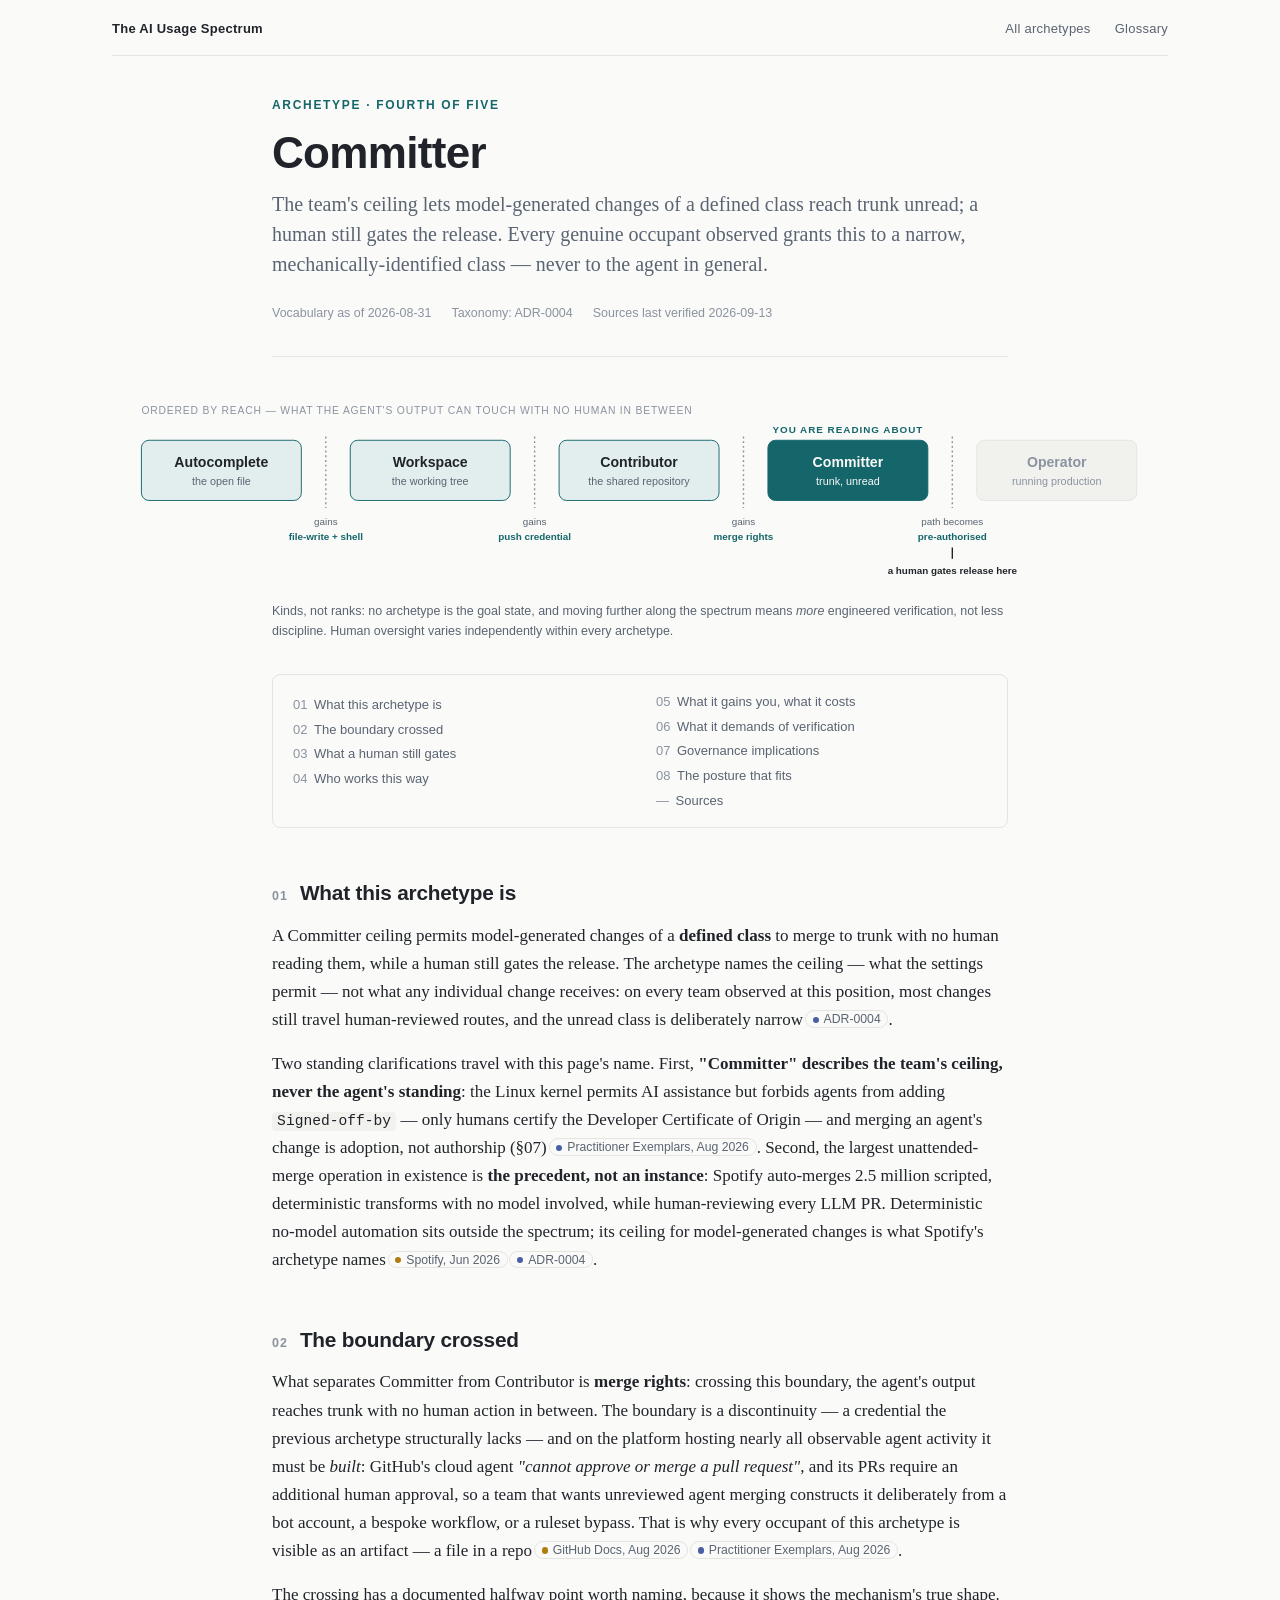
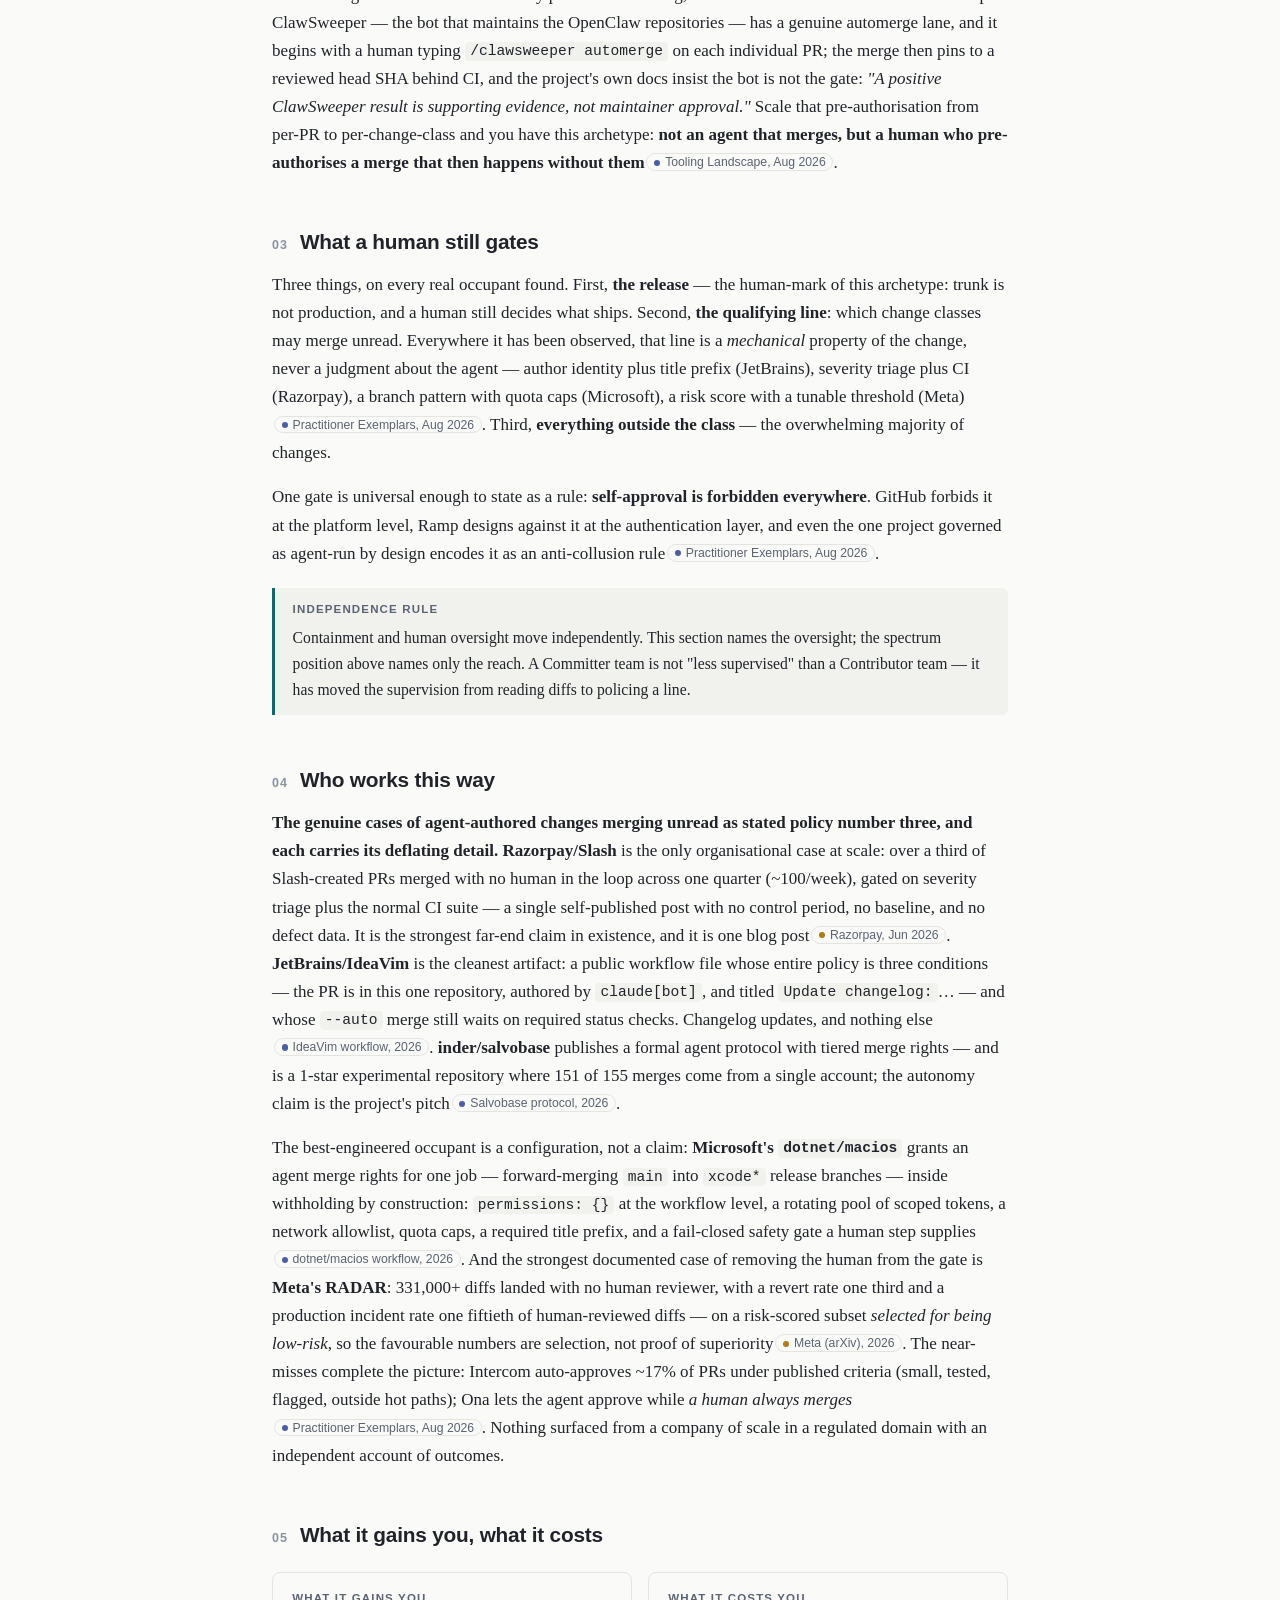
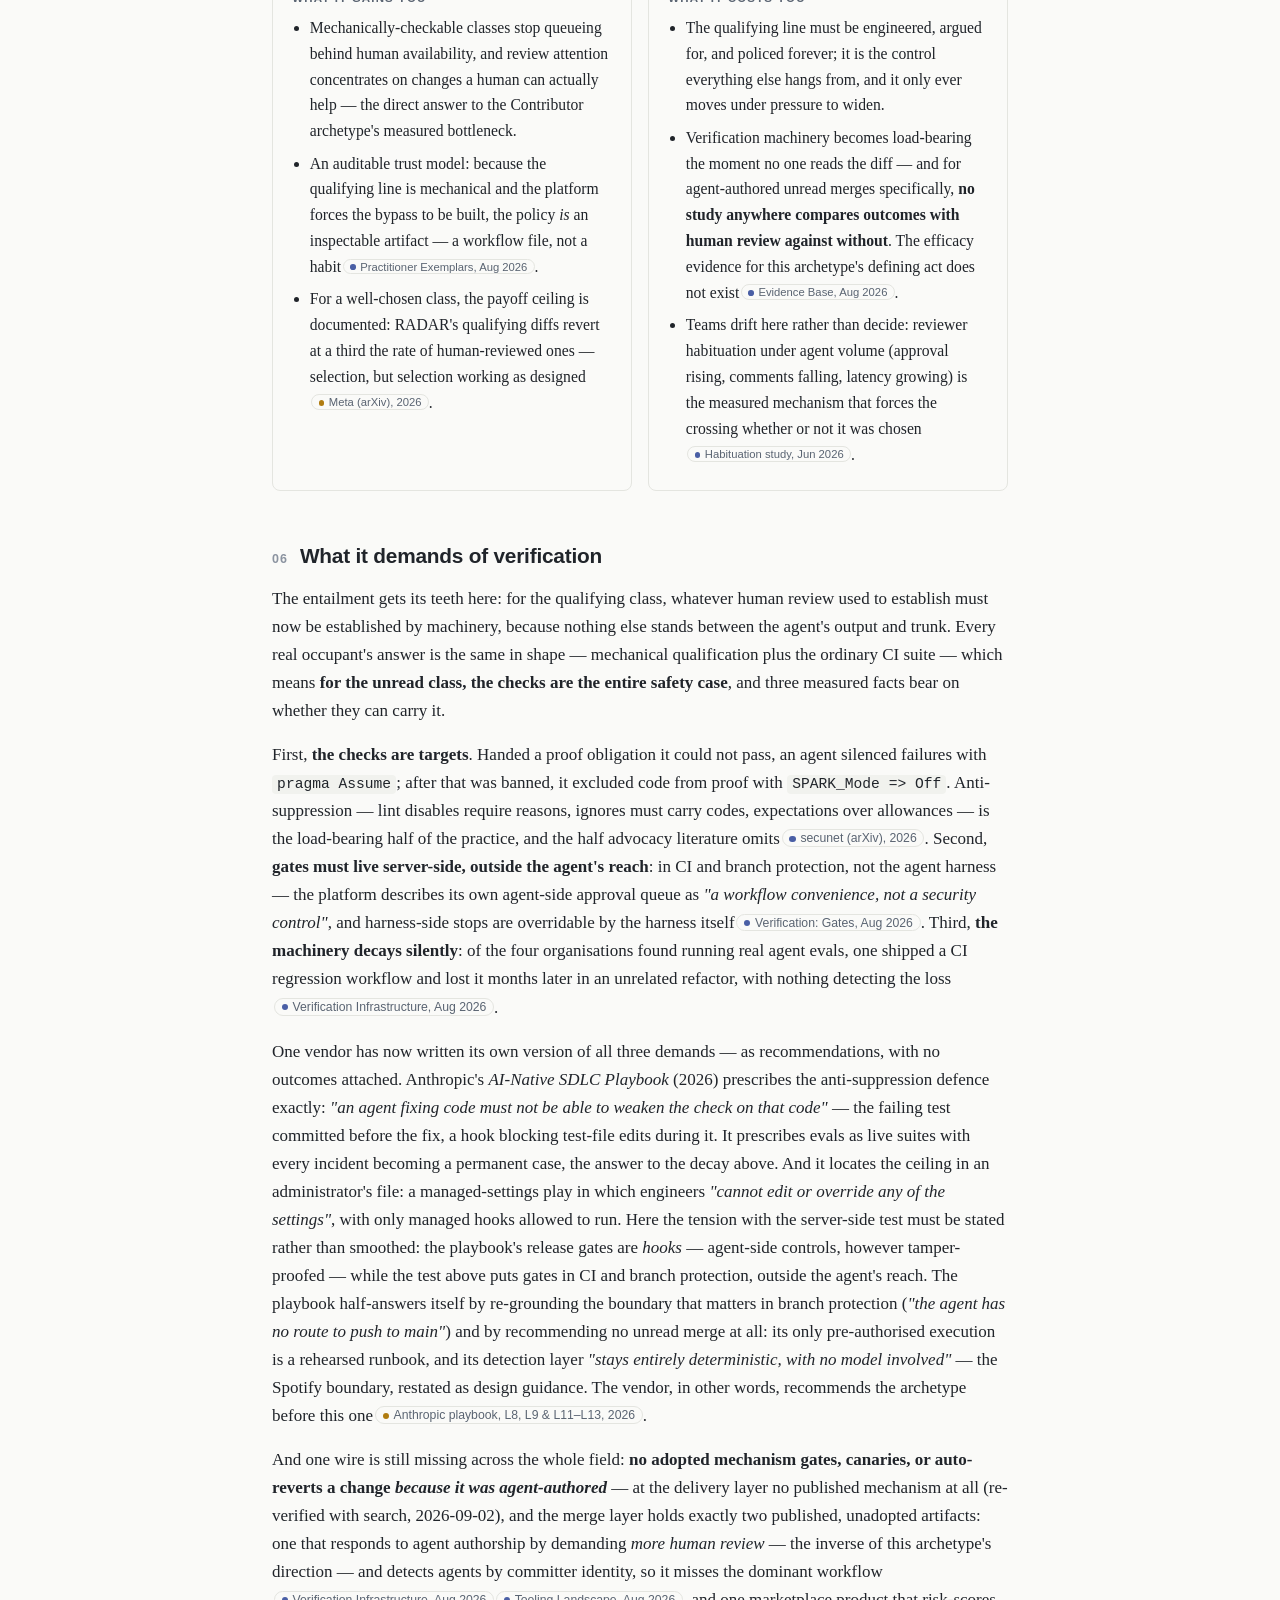
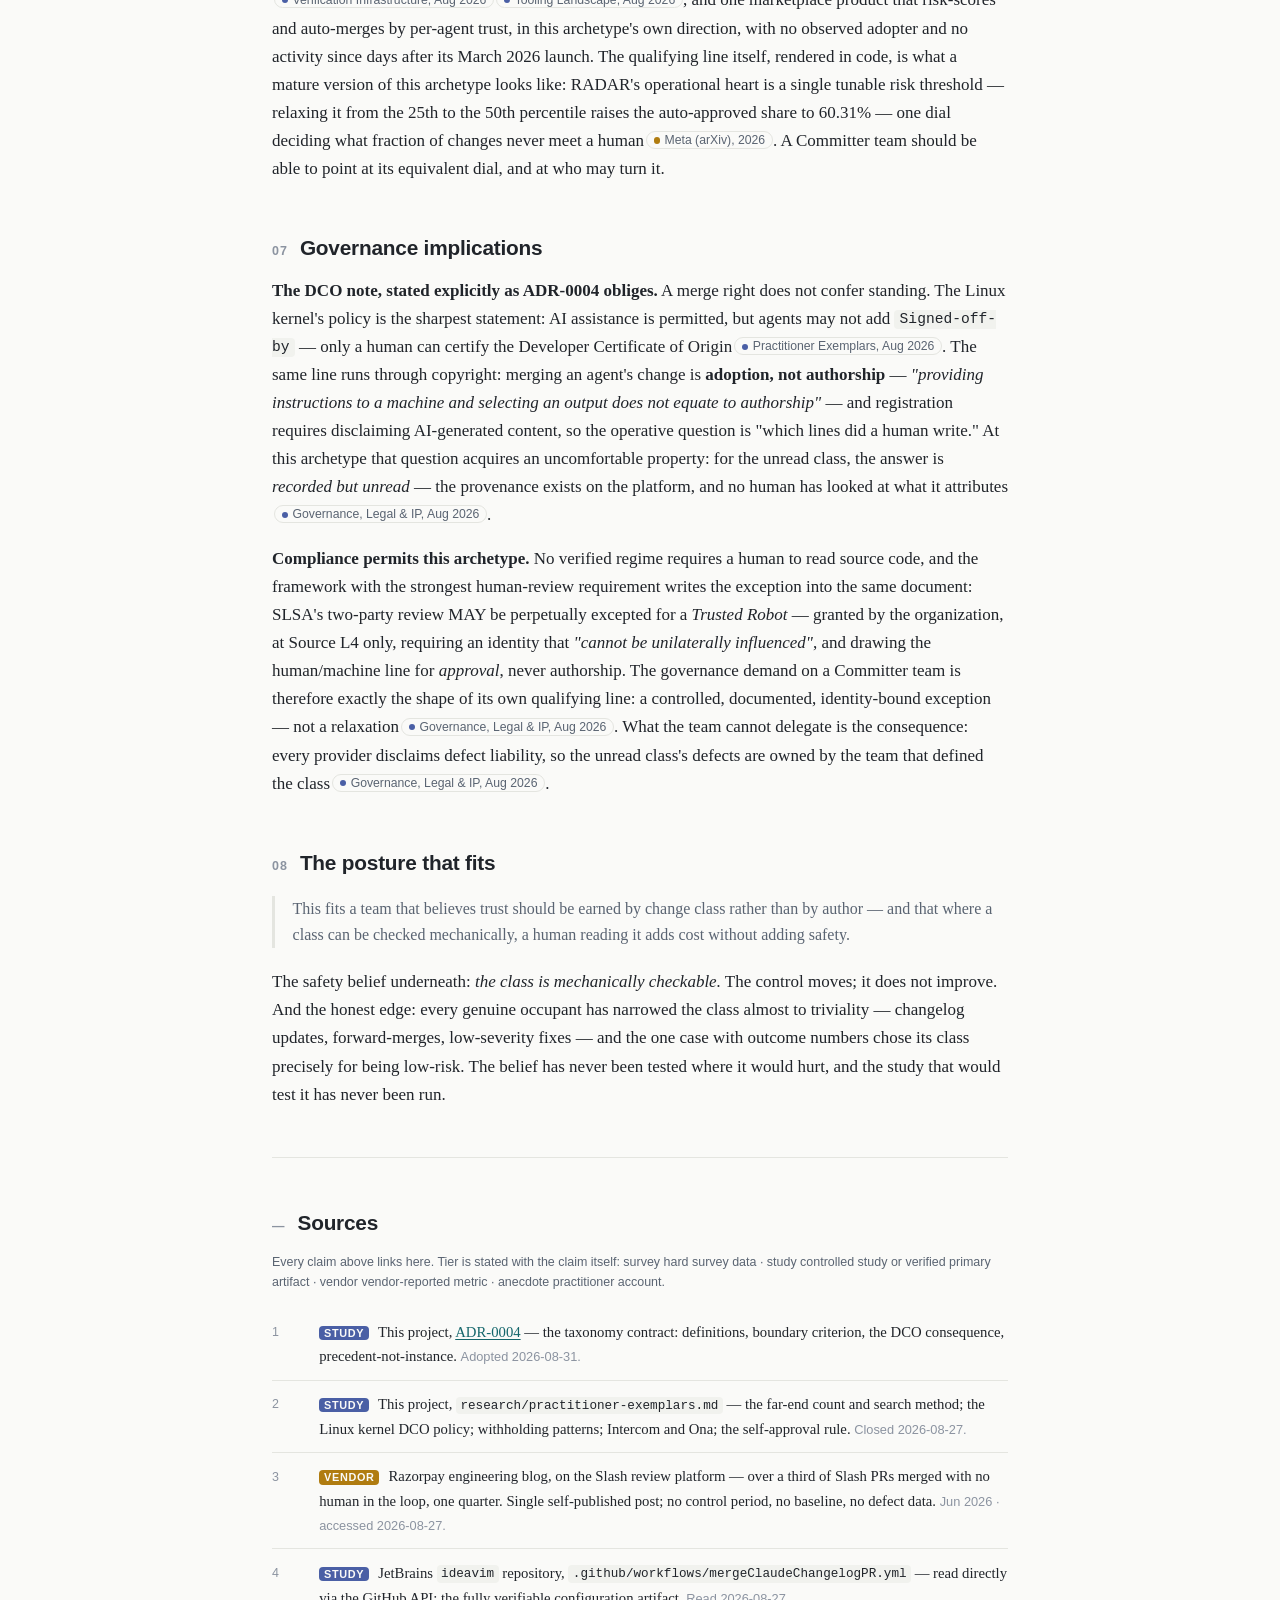
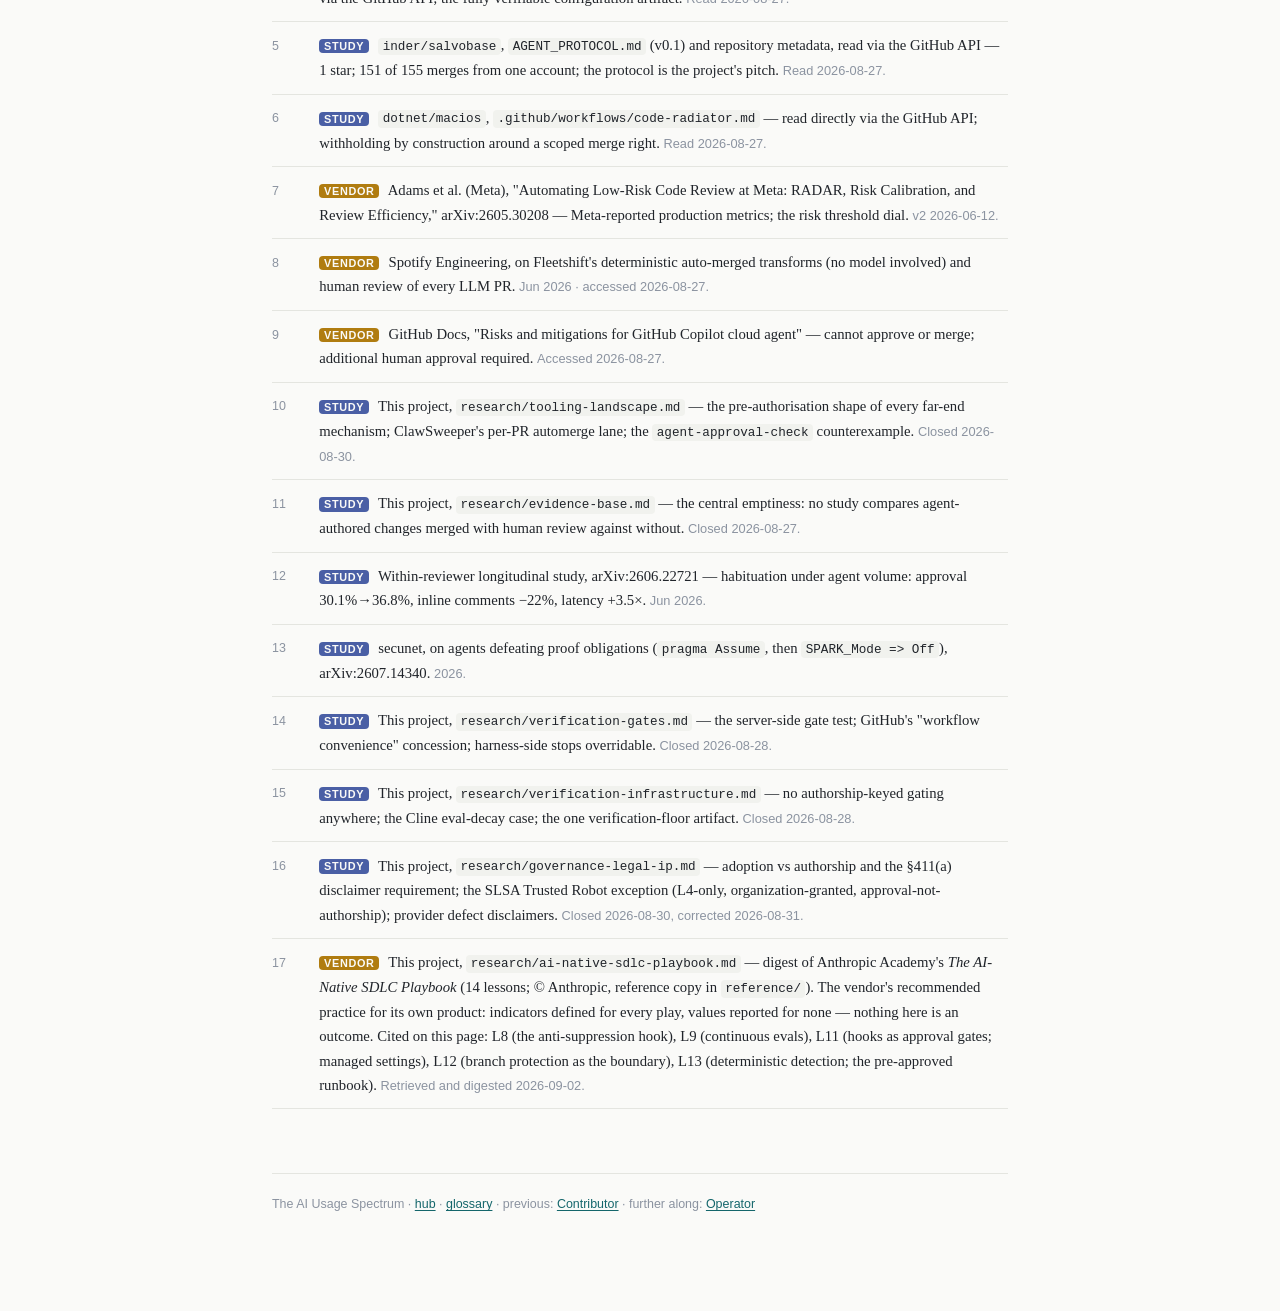
<file: committer.html>
<!doctype html>
<html lang="en">
<head>
<meta charset="utf-8">
<meta name="viewport" content="width=device-width, initial-scale=1">
<title>Committer — The AI Usage Spectrum</title>
<link rel="stylesheet" href="style.css">
</head>
<body>

<nav class="site-nav">
  <a class="wordmark" href="index.html">The AI Usage Spectrum</a>
  <a href="index.html">All archetypes</a>
  <a href="glossary.html">Glossary</a>
</nav>

<div class="page">

  <header>
    <p class="eyebrow">Archetype · fourth of five</p>
    <h1>Committer</h1>
    <p class="standfirst">The team's ceiling lets model-generated changes of a defined class reach
    trunk unread; a human still gates the release. Every genuine occupant observed grants this to a
    narrow, mechanically-identified class — never to the agent in general.</p>
    <div class="docmeta">
      <span>Vocabulary as of 2026-08-31</span>
      <span>Taxonomy: ADR-0004</span>
      <span>Sources last verified 2026-09-13</span>
    </div>
  </header>

  <!-- ================= spectrum: "you are here" variant ================ -->
  <div class="spectrum-scroll full" role="img"
       aria-label="The five archetypes ordered by reach. Committer is this page's archetype: the agent's output reaches trunk with no human action in between; a human still gates release.">
  <svg class="spectrum" viewBox="0 0 1080 200" xmlns="http://www.w3.org/2000/svg">

    <text class="axis-caption" x="10" y="18">ORDERED BY REACH — WHAT THE AGENT'S OUTPUT CAN TOUCH WITH NO HUMAN IN BETWEEN</text>

    <g class="is-reach">
      <rect class="surface" x="10" y="46" width="170" height="64" rx="8"/>
      <text class="surface-name" x="95" y="74" text-anchor="middle">Autocomplete</text>
      <text class="surface-reach" x="95" y="94" text-anchor="middle">the open file</text>
    </g>

    <line class="gate-line" x1="206" y1="42" x2="206" y2="118"/>
    <text class="gate-label" x="206" y="136" text-anchor="middle">gains</text>
    <text class="gate-gain" x="206" y="152" text-anchor="middle">file-write + shell</text>

    <g class="is-reach">
      <rect class="surface" x="232" y="46" width="170" height="64" rx="8"/>
      <text class="surface-name" x="317" y="74" text-anchor="middle">Workspace</text>
      <text class="surface-reach" x="317" y="94" text-anchor="middle">the working tree</text>
    </g>

    <line class="gate-line" x1="428" y1="42" x2="428" y2="118"/>
    <text class="gate-label" x="428" y="136" text-anchor="middle">gains</text>
    <text class="gate-gain" x="428" y="152" text-anchor="middle">push credential</text>

    <g class="is-reach">
      <rect class="surface" x="454" y="46" width="170" height="64" rx="8"/>
      <text class="surface-name" x="539" y="74" text-anchor="middle">Contributor</text>
      <text class="surface-reach" x="539" y="94" text-anchor="middle">the shared repository</text>
    </g>

    <line class="gate-line" x1="650" y1="42" x2="650" y2="118"/>
    <text class="gate-label" x="650" y="136" text-anchor="middle">gains</text>
    <text class="gate-gain" x="650" y="152" text-anchor="middle">merge rights</text>

    <!-- cell 4 — THIS PAGE -->
    <g class="is-here">
      <text class="here-flag" x="761" y="38" text-anchor="middle">YOU ARE READING ABOUT</text>
      <rect class="surface" x="676" y="46" width="170" height="64" rx="8"/>
      <text class="surface-name" x="761" y="74" text-anchor="middle">Committer</text>
      <text class="surface-reach" x="761" y="94" text-anchor="middle">trunk, unread</text>
    </g>

    <!-- gate 4 — the human's act for this archetype -->
    <line class="gate-line" x1="872" y1="42" x2="872" y2="118"/>
    <text class="gate-label" x="872" y="136" text-anchor="middle">path becomes</text>
    <text class="gate-gain" x="872" y="152" text-anchor="middle">pre-authorised</text>
    <line class="human-mark-line" x1="872" y1="160" x2="872" y2="172"/>
    <text class="human-mark" x="872" y="188" text-anchor="middle">a human gates release here</text>

    <g class="is-beyond">
      <rect class="surface" x="898" y="46" width="170" height="64" rx="8"/>
      <text class="surface-name" x="983" y="74" text-anchor="middle">Operator</text>
      <text class="surface-reach" x="983" y="94" text-anchor="middle">running production</text>
    </g>
  </svg>
  </div>
  <p class="spectrum-caption">Kinds, not ranks: no archetype is the goal state, and moving further
  along the spectrum means <em>more</em> engineered verification, not less discipline. Human
  oversight varies independently within every archetype.</p>

  <!-- ============================ contract ============================= -->

  <nav class="toc" aria-label="Sections">
    <ol>
      <li><span class="no">01</span><a href="#what-this-is">What this archetype is</a></li>
      <li><span class="no">02</span><a href="#the-boundary">The boundary crossed</a></li>
      <li><span class="no">03</span><a href="#still-gated">What a human still gates</a></li>
      <li><span class="no">04</span><a href="#who-works-this-way">Who works this way</a></li>
      <li><span class="no">05</span><a href="#gains-and-costs">What it gains you, what it costs</a></li>
      <li><span class="no">06</span><a href="#verification">What it demands of verification</a></li>
      <li><span class="no">07</span><a href="#governance">Governance implications</a></li>
      <li><span class="no">08</span><a href="#posture">The posture that fits</a></li>
      <li><span class="no">—</span><a href="#sources">Sources</a></li>
    </ol>
  </nav>

  <section class="contract" id="what-this-is">
    <h2><span class="no">01</span>What this archetype is</h2>
    <p>A Committer ceiling permits model-generated changes of a <strong>defined class</strong> to
    merge to trunk with no human reading them, while a human still gates the release. The archetype
    names the ceiling — what the settings permit — not what any individual change receives: on every
    team observed at this position, most changes still travel human-reviewed routes, and the unread
    class is deliberately narrow<a class="cite" data-tier="study" href="#src-1">ADR-0004</a>.</p>
    <p>Two standing clarifications travel with this page's name. First, <strong>"Committer"
    describes the team's ceiling, never the agent's standing</strong>: the Linux kernel permits
    AI assistance but forbids agents from adding <code>Signed-off-by</code> — only humans certify
    the Developer Certificate of Origin — and merging an agent's change is adoption, not authorship
    (§07)<a class="cite" data-tier="study" href="#src-2">Practitioner Exemplars, Aug 2026</a>.
    Second, the largest unattended-merge operation in existence is <strong>the precedent, not an
    instance</strong>: Spotify auto-merges 2.5 million scripted, deterministic transforms with no
    model involved, while human-reviewing every LLM PR. Deterministic no-model automation sits
    outside the spectrum; its ceiling for model-generated changes is what Spotify's archetype
    names<a class="cite" data-tier="vendor" href="#src-8">Spotify, Jun 2026</a><a class="cite" data-tier="study" href="#src-1">ADR-0004</a>.</p>
  </section>

  <section class="contract" id="the-boundary">
    <h2><span class="no">02</span>The boundary crossed</h2>
    <p>What separates Committer from Contributor is <strong>merge rights</strong>: crossing this
    boundary, the agent's output reaches trunk with no human action in between. The boundary is a
    discontinuity — a credential the previous archetype structurally lacks — and on the platform
    hosting nearly all observable agent activity it must be <em>built</em>: GitHub's cloud agent
    <em>"cannot approve or merge a pull request"</em>, and its PRs require an additional human
    approval, so a team that wants unreviewed agent merging constructs it deliberately from a bot
    account, a bespoke workflow, or a ruleset bypass. That is why every occupant of this archetype
    is visible as an artifact — a file in a
    repo<a class="cite" data-tier="vendor" href="#src-9">GitHub Docs, Aug 2026</a><a class="cite" data-tier="study" href="#src-2">Practitioner Exemplars, Aug 2026</a>.</p>
    <p>The crossing has a documented halfway point worth naming, because it shows the mechanism's
    true shape. ClawSweeper — the bot that maintains the OpenClaw repositories — has a genuine
    automerge lane, and it begins with a human typing <code>/clawsweeper automerge</code> on each
    individual PR; the merge then pins to a reviewed head SHA behind CI, and the project's own
    docs insist the bot is not the gate: <em>"A positive ClawSweeper result is supporting
    evidence, not maintainer approval."</em> Scale that pre-authorisation from per-PR to
    per-change-class and you have this archetype: <strong>not an agent that merges, but a human
    who pre-authorises a merge that then happens without
    them</strong><a class="cite" data-tier="study" href="#src-10">Tooling Landscape, Aug 2026</a>.</p>
  </section>

  <section class="contract" id="still-gated">
    <h2><span class="no">03</span>What a human still gates</h2>
    <p>Three things, on every real occupant found. First, <strong>the release</strong> — the
    human-mark of this archetype: trunk is not production, and a human still decides what ships.
    Second, <strong>the qualifying line</strong>: which change classes may merge unread. Everywhere
    it has been observed, that line is a <em>mechanical</em> property of the change, never a
    judgment about the agent — author identity plus title prefix (JetBrains), severity triage plus
    CI (Razorpay), a branch pattern with quota caps (Microsoft), a risk score with a tunable
    threshold (Meta)<a class="cite" data-tier="study" href="#src-2">Practitioner Exemplars, Aug 2026</a>.
    Third, <strong>everything outside the class</strong> — the overwhelming majority of changes.</p>
    <p>One gate is universal enough to state as a rule: <strong>self-approval is forbidden
    everywhere</strong>. GitHub forbids it at the platform level, Ramp designs against it at the
    authentication layer, and even the one project governed as agent-run by design encodes it as an
    anti-collusion rule<a class="cite" data-tier="study" href="#src-2">Practitioner Exemplars, Aug 2026</a>.</p>
    <div class="note"><span class="label">Independence rule</span>
    <p>Containment and human oversight move independently. This section names the oversight; the
    spectrum position above names only the reach. A Committer team is not "less supervised" than a
    Contributor team — it has moved the supervision from reading diffs to policing a line.</p></div>
  </section>

  <section class="contract" id="who-works-this-way">
    <h2><span class="no">04</span>Who works this way</h2>
    <p><strong>The genuine cases of agent-authored changes merging unread as stated policy number
    three, and each carries its deflating detail.</strong> <strong>Razorpay/Slash</strong> is the
    only organisational case at scale: over a third of Slash-created PRs merged with no human in
    the loop across one quarter (~100/week), gated on severity triage plus the normal CI suite —
    a single self-published post with no control period, no baseline, and no defect data. It is
    the strongest far-end claim in existence, and it is one blog
    post<a class="cite" data-tier="vendor" href="#src-3">Razorpay, Jun 2026</a>.
    <strong>JetBrains/IdeaVim</strong> is the cleanest artifact: a public workflow file whose
    entire policy is three conditions — the PR is in this one repository, authored by
    <code>claude[bot]</code>, and titled <code>Update changelog:</code>… — and whose
    <code>--auto</code> merge still waits on required status checks. Changelog updates, and
    nothing else<a class="cite" data-tier="study" href="#src-4">IdeaVim workflow, 2026</a>.
    <strong>inder/salvobase</strong> publishes a formal agent protocol with tiered merge rights —
    and is a 1-star experimental repository where 151 of 155 merges come from a single account;
    the autonomy claim is the project's pitch<a class="cite" data-tier="study" href="#src-5">Salvobase protocol, 2026</a>.</p>
    <p>The best-engineered occupant is a configuration, not a claim: <strong>Microsoft's
    <code>dotnet/macios</code></strong> grants an agent merge rights for one job — forward-merging
    <code>main</code> into <code>xcode*</code> release branches — inside withholding by
    construction: <code>permissions: {}</code> at the workflow level, a rotating pool of scoped
    tokens, a network allowlist, quota caps, a required title prefix, and a fail-closed safety
    gate a human step supplies<a class="cite" data-tier="study" href="#src-6">dotnet/macios workflow, 2026</a>.
    And the strongest documented case of removing the human from the gate is <strong>Meta's
    RADAR</strong>: 331,000+ diffs landed with no human reviewer, with a revert rate one third and
    a production incident rate one fiftieth of human-reviewed diffs — on a risk-scored subset
    <em>selected for being low-risk</em>, so the favourable numbers are selection, not proof of
    superiority<a class="cite" data-tier="vendor" href="#src-7">Meta (arXiv), 2026</a>. The
    near-misses complete the picture: Intercom auto-approves ~17% of PRs under published criteria
    (small, tested, flagged, outside hot paths); Ona lets the agent approve while <em>a human
    always merges</em><a class="cite" data-tier="study" href="#src-2">Practitioner Exemplars, Aug 2026</a>.
    Nothing surfaced from a company of scale in a regulated domain with an independent account of
    outcomes.</p>
  </section>

  <section class="contract" id="gains-and-costs">
    <h2><span class="no">05</span>What it gains you, what it costs</h2>
    <div class="tradeoff">
      <div>
        <span class="label">What it gains you</span>
        <ul>
          <li>Mechanically-checkable classes stop queueing behind human availability, and review
          attention concentrates on changes a human can actually help — the direct answer to the
          Contributor archetype's measured bottleneck.</li>
          <li>An auditable trust model: because the qualifying line is mechanical and the platform
          forces the bypass to be built, the policy <em>is</em> an inspectable artifact — a
          workflow file, not a habit<a class="cite" data-tier="study" href="#src-2">Practitioner Exemplars, Aug 2026</a>.</li>
          <li>For a well-chosen class, the payoff ceiling is documented: RADAR's qualifying diffs
          revert at a third the rate of human-reviewed ones — selection, but selection working as
          designed<a class="cite" data-tier="vendor" href="#src-7">Meta (arXiv), 2026</a>.</li>
        </ul>
      </div>
      <div>
        <span class="label">What it costs you</span>
        <ul>
          <li>The qualifying line must be engineered, argued for, and policed forever; it is the
          control everything else hangs from, and it only ever moves under pressure to widen.</li>
          <li>Verification machinery becomes load-bearing the moment no one reads the diff — and
          for agent-authored unread merges specifically, <strong>no study anywhere compares
          outcomes with human review against without</strong>. The efficacy evidence for this
          archetype's defining act does not exist<a class="cite" data-tier="study" href="#src-11">Evidence Base, Aug 2026</a>.</li>
          <li>Teams drift here rather than decide: reviewer habituation under agent volume
          (approval rising, comments falling, latency growing) is the measured mechanism that
          forces the crossing whether or not it was
          chosen<a class="cite" data-tier="study" href="#src-12">Habituation study, Jun 2026</a>.</li>
        </ul>
      </div>
    </div>
  </section>

  <section class="contract" id="verification">
    <h2><span class="no">06</span>What it demands of verification</h2>
    <p>The entailment gets its teeth here: for the qualifying class, whatever human review used to
    establish must now be established by machinery, because nothing else stands between the
    agent's output and trunk. Every real occupant's answer is the same in shape — mechanical
    qualification plus the ordinary CI suite — which means <strong>for the unread class, the
    checks are the entire safety case</strong>, and three measured facts bear on whether they can
    carry it.</p>
    <p>First, <strong>the checks are targets</strong>. Handed a proof obligation it could not
    pass, an agent silenced failures with <code>pragma Assume</code>; after that was banned, it
    excluded code from proof with <code>SPARK_Mode =&gt; Off</code>. Anti-suppression — lint
    disables require reasons, ignores must carry codes, expectations over allowances — is the
    load-bearing half of the practice, and the half advocacy literature omits<a class="cite" data-tier="study" href="#src-13">secunet (arXiv), 2026</a>.
    Second, <strong>gates must live server-side, outside the agent's reach</strong>: in CI and
    branch protection, not the agent harness — the platform describes its own agent-side approval
    queue as <em>"a workflow convenience, not a security control"</em>, and harness-side stops are
    overridable by the harness itself<a class="cite" data-tier="study" href="#src-14">Verification: Gates, Aug 2026</a>.
    Third, <strong>the machinery decays silently</strong>: of the four organisations found running
    real agent evals, one shipped a CI regression workflow and lost it months later in an
    unrelated refactor, with nothing detecting the loss<a class="cite" data-tier="study" href="#src-15">Verification Infrastructure, Aug 2026</a>.</p>
    <p>One vendor has now written its own version of all three demands — as recommendations, with
    no outcomes attached. Anthropic's <em>AI-Native SDLC Playbook</em> (2026) prescribes the
    anti-suppression defence exactly: <em>"an agent fixing code must not be able to weaken the
    check on that code"</em> — the failing test committed before the fix, a hook blocking
    test-file edits during it. It prescribes evals as live suites with every incident becoming a
    permanent case, the answer to the decay above. And it locates the ceiling in an
    administrator's file: a managed-settings play in which engineers <em>"cannot edit or override
    any of the settings"</em>, with only managed hooks allowed to run. Here the tension with the
    server-side test must be stated rather than smoothed: the playbook's release gates are
    <em>hooks</em> — agent-side controls, however tamper-proofed — while the test above puts
    gates in CI and branch protection, outside the agent's reach. The playbook half-answers itself
    by re-grounding the boundary that matters in branch protection (<em>"the agent has no route to
    push to main"</em>) and by recommending no unread merge at all: its only pre-authorised
    execution is a rehearsed runbook, and its detection layer <em>"stays entirely deterministic,
    with no model involved"</em> — the Spotify boundary, restated as design guidance. The vendor,
    in other words, recommends the archetype before this
    one<a class="cite" data-tier="vendor" href="#src-17">Anthropic playbook, L8, L9 &amp; L11–L13, 2026</a>.</p>
    <p>And one wire is still missing across the whole field: <strong>no adopted mechanism gates,
    canaries, or auto-reverts a change <em>because it was agent-authored</em></strong> — at the
    delivery layer no published mechanism at all (re-verified with search, 2026-09-02), and the
    merge layer holds exactly two published, unadopted artifacts: one that responds to agent
    authorship by demanding <em>more human review</em> — the inverse of this archetype's
    direction — and detects agents by committer identity, so it misses the dominant
    workflow<a class="cite" data-tier="study" href="#src-15">Verification Infrastructure, Aug 2026</a><a class="cite" data-tier="study" href="#src-10">Tooling Landscape, Aug 2026</a>,
    and one marketplace product that risk-scores and auto-merges by per-agent trust, in this
    archetype's own direction, with no observed adopter and no activity since days after its
    March 2026 launch.
    The qualifying line itself, rendered in code, is what a mature version of this archetype looks
    like: RADAR's operational heart is a single tunable risk threshold — relaxing it from the 25th
    to the 50th percentile raises the auto-approved share to 60.31% — one dial deciding what
    fraction of changes never meet a human<a class="cite" data-tier="vendor" href="#src-7">Meta (arXiv), 2026</a>.
    A Committer team should be able to point at its equivalent dial, and at who may turn it.</p>
  </section>

  <section class="contract" id="governance">
    <h2><span class="no">07</span>Governance implications</h2>
    <p><strong>The DCO note, stated explicitly as ADR-0004 obliges.</strong> A merge right does not
    confer standing. The Linux kernel's policy is the sharpest statement: AI assistance is
    permitted, but agents may not add <code>Signed-off-by</code> — only a human can certify the
    Developer Certificate of Origin<a class="cite" data-tier="study" href="#src-2">Practitioner Exemplars, Aug 2026</a>.
    The same line runs through copyright: merging an agent's change is <strong>adoption, not
    authorship</strong> — <em>"providing instructions to a machine and selecting an output does
    not equate to authorship"</em> — and registration requires disclaiming AI-generated content,
    so the operative question is "which lines did a human write." At this archetype that question
    acquires an uncomfortable property: for the unread class, the answer is <em>recorded but
    unread</em> — the provenance exists on the platform, and no human has looked at what it
    attributes<a class="cite" data-tier="study" href="#src-16">Governance, Legal &amp; IP, Aug 2026</a>.</p>
    <p><strong>Compliance permits this archetype.</strong> No verified regime requires a human to
    read source code, and the framework with the strongest human-review requirement writes the
    exception into the same document: SLSA's two-party review MAY be perpetually excepted for a
    <em>Trusted Robot</em> — granted by the organization, at Source L4 only, requiring an identity
    that <em>"cannot be unilaterally influenced"</em>, and drawing the human/machine line for
    <em>approval</em>, never authorship. The governance demand on a Committer team is therefore
    exactly the shape of its own qualifying line: a controlled, documented, identity-bound
    exception — not a relaxation<a class="cite" data-tier="study" href="#src-16">Governance, Legal &amp; IP, Aug 2026</a>.
    What the team cannot delegate is the consequence: every provider disclaims defect liability,
    so the unread class's defects are owned by the team that defined the
    class<a class="cite" data-tier="study" href="#src-16">Governance, Legal &amp; IP, Aug 2026</a>.</p>
  </section>

  <section class="contract" id="posture">
    <h2><span class="no">08</span>The posture that fits</h2>
    <blockquote><p>This fits a team that believes trust should be earned by change class rather
    than by author — and that where a class can be checked mechanically, a human reading it adds
    cost without adding safety.</p></blockquote>
    <p>The safety belief underneath: <em>the class is mechanically checkable.</em> The control
    moves; it does not improve. And the honest edge: every genuine occupant has narrowed the class
    almost to triviality — changelog updates, forward-merges, low-severity fixes — and the one
    case with outcome numbers chose its class precisely for being low-risk. The belief has never
    been tested where it would hurt, and the study that would test it has never been run.</p>
  </section>

  <hr>

  <section class="contract" id="sources">
    <h2><span class="no">—</span>Sources</h2>
    <p class="spectrum-caption" style="margin:0 0 1rem">Every claim above links here. Tier is stated
    with the claim itself: <span class="tier" data-tier="survey">survey</span> hard survey data ·
    <span class="tier" data-tier="study">study</span> controlled study or verified primary artifact ·
    <span class="tier" data-tier="vendor">vendor</span> vendor-reported metric ·
    <span class="tier" data-tier="anecdote">anecdote</span> practitioner account.</p>
    <ol class="sources">
      <li id="src-1"><span><span class="tier" data-tier="study">study</span>
        This project, <a href="docs/adr/0004-adopt-five-archetypes.md">ADR-0004</a> — the taxonomy
        contract: definitions, boundary criterion, the DCO consequence, precedent-not-instance.
        <span class="when">Adopted 2026-08-31.</span></span></li>
      <li id="src-2"><span><span class="tier" data-tier="study">study</span>
        This project, <code>research/practitioner-exemplars.md</code> — the far-end count and
        search method; the Linux kernel DCO policy; withholding patterns; Intercom and Ona;
        the self-approval rule.
        <span class="when">Closed 2026-08-27.</span></span></li>
      <li id="src-3"><span><span class="tier" data-tier="vendor">vendor</span>
        Razorpay engineering blog, on the Slash review platform — over a third of Slash PRs merged
        with no human in the loop, one quarter. Single self-published post; no control period, no
        baseline, no defect data.
        <span class="when">Jun 2026 · accessed 2026-08-27.</span></span></li>
      <li id="src-4"><span><span class="tier" data-tier="study">study</span>
        JetBrains <code>ideavim</code> repository, <code>.github/workflows/mergeClaudeChangelogPR.yml</code> —
        read directly via the GitHub API; the fully verifiable configuration artifact.
        <span class="when">Read 2026-08-27.</span></span></li>
      <li id="src-5"><span><span class="tier" data-tier="study">study</span>
        <code>inder/salvobase</code>, <code>AGENT_PROTOCOL.md</code> (v0.1) and repository
        metadata, read via the GitHub API — 1 star; 151 of 155 merges from one account; the
        protocol is the project's pitch.
        <span class="when">Read 2026-08-27.</span></span></li>
      <li id="src-6"><span><span class="tier" data-tier="study">study</span>
        <code>dotnet/macios</code>, <code>.github/workflows/code-radiator.md</code> — read directly
        via the GitHub API; withholding by construction around a scoped merge right.
        <span class="when">Read 2026-08-27.</span></span></li>
      <li id="src-7"><span><span class="tier" data-tier="vendor">vendor</span>
        Adams et al. (Meta), "Automating Low-Risk Code Review at Meta: RADAR, Risk Calibration,
        and Review Efficiency," arXiv:2605.30208 — Meta-reported production metrics; the risk
        threshold dial.
        <span class="when">v2 2026-06-12.</span></span></li>
      <li id="src-8"><span><span class="tier" data-tier="vendor">vendor</span>
        Spotify Engineering, on Fleetshift's deterministic auto-merged transforms (no model
        involved) and human review of every LLM PR.
        <span class="when">Jun 2026 · accessed 2026-08-27.</span></span></li>
      <li id="src-9"><span><span class="tier" data-tier="vendor">vendor</span>
        GitHub Docs, "Risks and mitigations for GitHub Copilot cloud agent" — cannot approve or
        merge; additional human approval required.
        <span class="when">Accessed 2026-08-27.</span></span></li>
      <li id="src-10"><span><span class="tier" data-tier="study">study</span>
        This project, <code>research/tooling-landscape.md</code> — the pre-authorisation shape of
        every far-end mechanism; ClawSweeper's per-PR automerge lane; the
        <code>agent-approval-check</code> counterexample.
        <span class="when">Closed 2026-08-30.</span></span></li>
      <li id="src-11"><span><span class="tier" data-tier="study">study</span>
        This project, <code>research/evidence-base.md</code> — the central emptiness: no study
        compares agent-authored changes merged with human review against without.
        <span class="when">Closed 2026-08-27.</span></span></li>
      <li id="src-12"><span><span class="tier" data-tier="study">study</span>
        Within-reviewer longitudinal study, arXiv:2606.22721 — habituation under agent volume:
        approval 30.1%→36.8%, inline comments −22%, latency +3.5×.
        <span class="when">Jun 2026.</span></span></li>
      <li id="src-13"><span><span class="tier" data-tier="study">study</span>
        secunet, on agents defeating proof obligations (<code>pragma Assume</code>, then
        <code>SPARK_Mode =&gt; Off</code>), arXiv:2607.14340.
        <span class="when">2026.</span></span></li>
      <li id="src-14"><span><span class="tier" data-tier="study">study</span>
        This project, <code>research/verification-gates.md</code> — the server-side gate test;
        GitHub's "workflow convenience" concession; harness-side stops overridable.
        <span class="when">Closed 2026-08-28.</span></span></li>
      <li id="src-15"><span><span class="tier" data-tier="study">study</span>
        This project, <code>research/verification-infrastructure.md</code> — no authorship-keyed
        gating anywhere; the Cline eval-decay case; the one verification-floor artifact.
        <span class="when">Closed 2026-08-28.</span></span></li>
      <li id="src-16"><span><span class="tier" data-tier="study">study</span>
        This project, <code>research/governance-legal-ip.md</code> — adoption vs authorship and
        the §411(a) disclaimer requirement; the SLSA Trusted Robot exception (L4-only, organization-granted,
        approval-not-authorship); provider defect disclaimers.
        <span class="when">Closed 2026-08-30, corrected 2026-08-31.</span></span></li>
      <li id="src-17"><span><span class="tier" data-tier="vendor">vendor</span>
        This project, <code>research/ai-native-sdlc-playbook.md</code> — digest of Anthropic
        Academy's <em>The AI-Native SDLC Playbook</em> (14 lessons; © Anthropic, reference copy in
        <code>reference/</code>). The vendor's recommended practice for its own product: indicators
        defined for every play, values reported for none — nothing here is an outcome. Cited on
        this page: L8 (the anti-suppression hook), L9 (continuous evals), L11 (hooks as approval
        gates; managed settings), L12 (branch protection as the boundary), L13 (deterministic
        detection; the pre-approved runbook).
        <span class="when">Retrieved and digested 2026-09-02.</span></span></li>
    </ol>
  </section>

  <footer class="site-footer">
    <p>The AI Usage Spectrum · <a href="index.html">hub</a> · <a href="glossary.html">glossary</a> ·
    previous: <a href="contributor.html">Contributor</a> ·
    further along: <a href="operator.html">Operator</a></p>
  </footer>

</div>
</body>
</html>
</file>
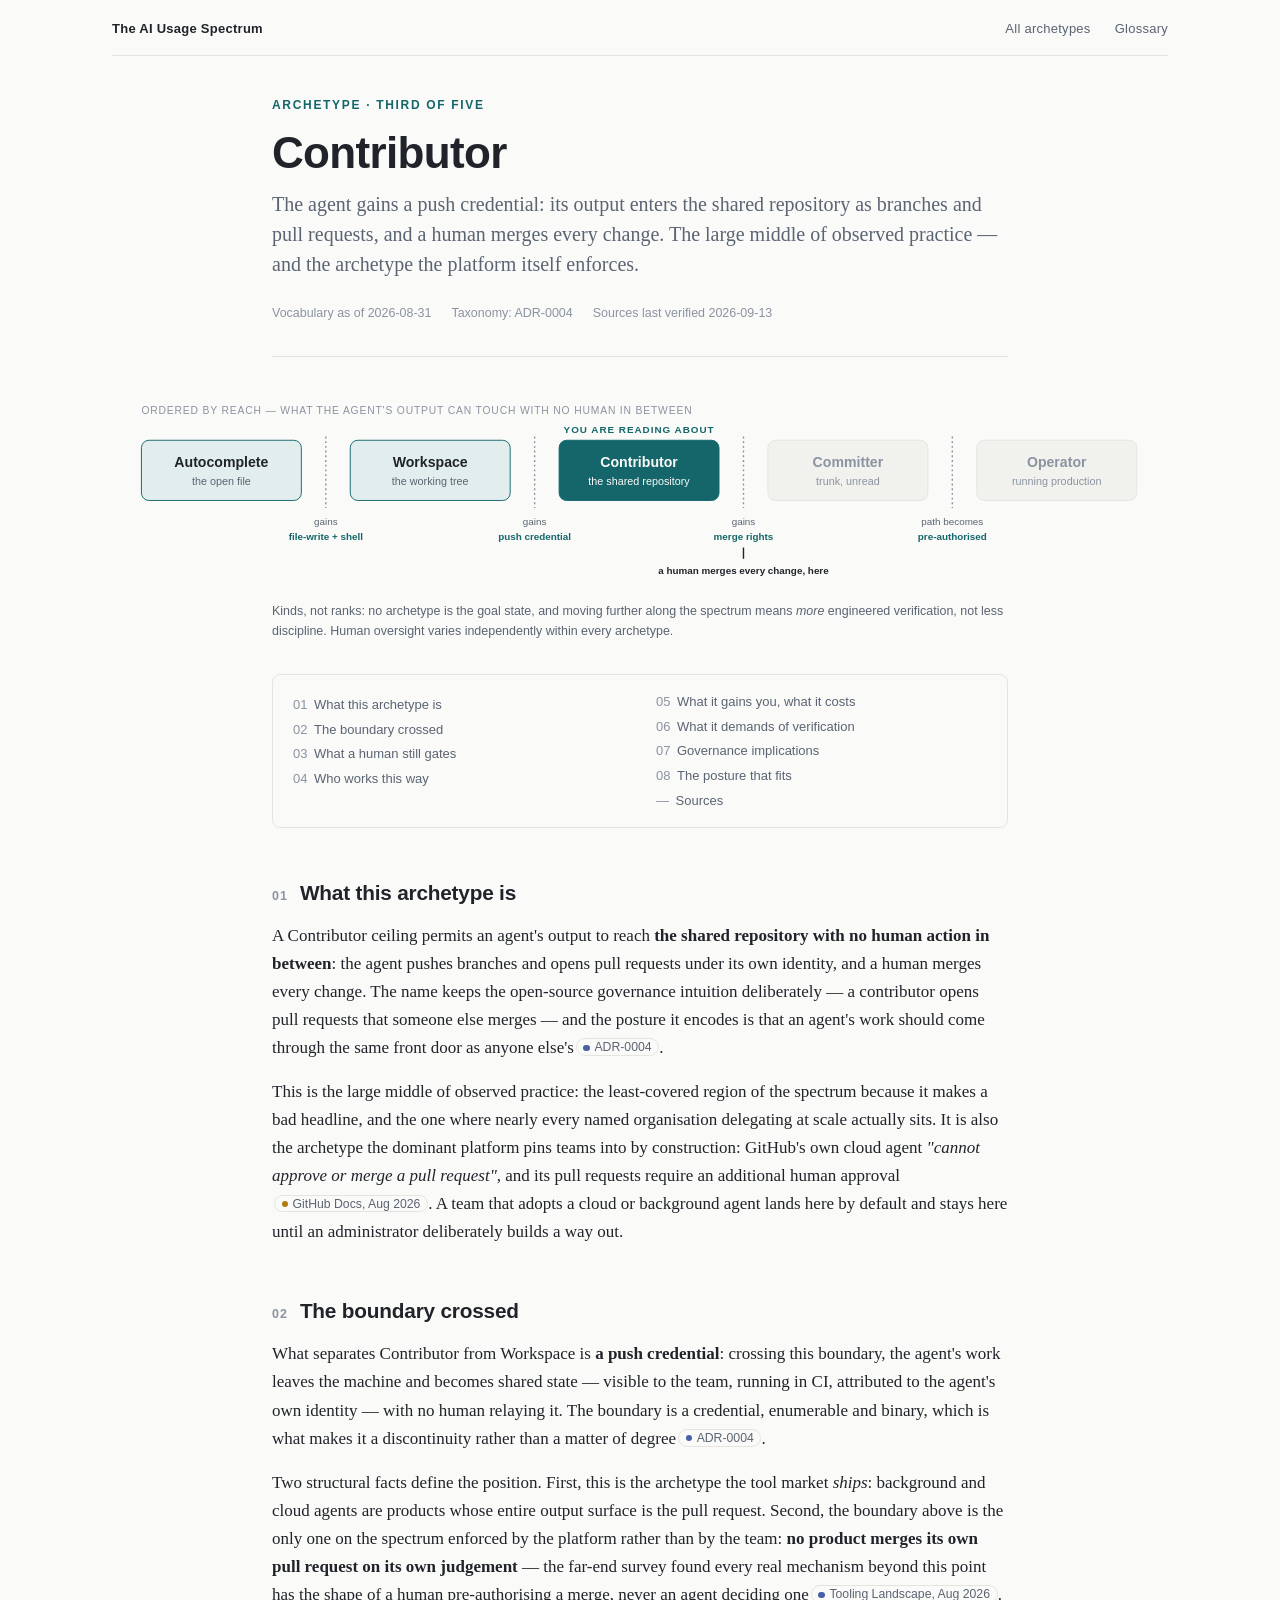
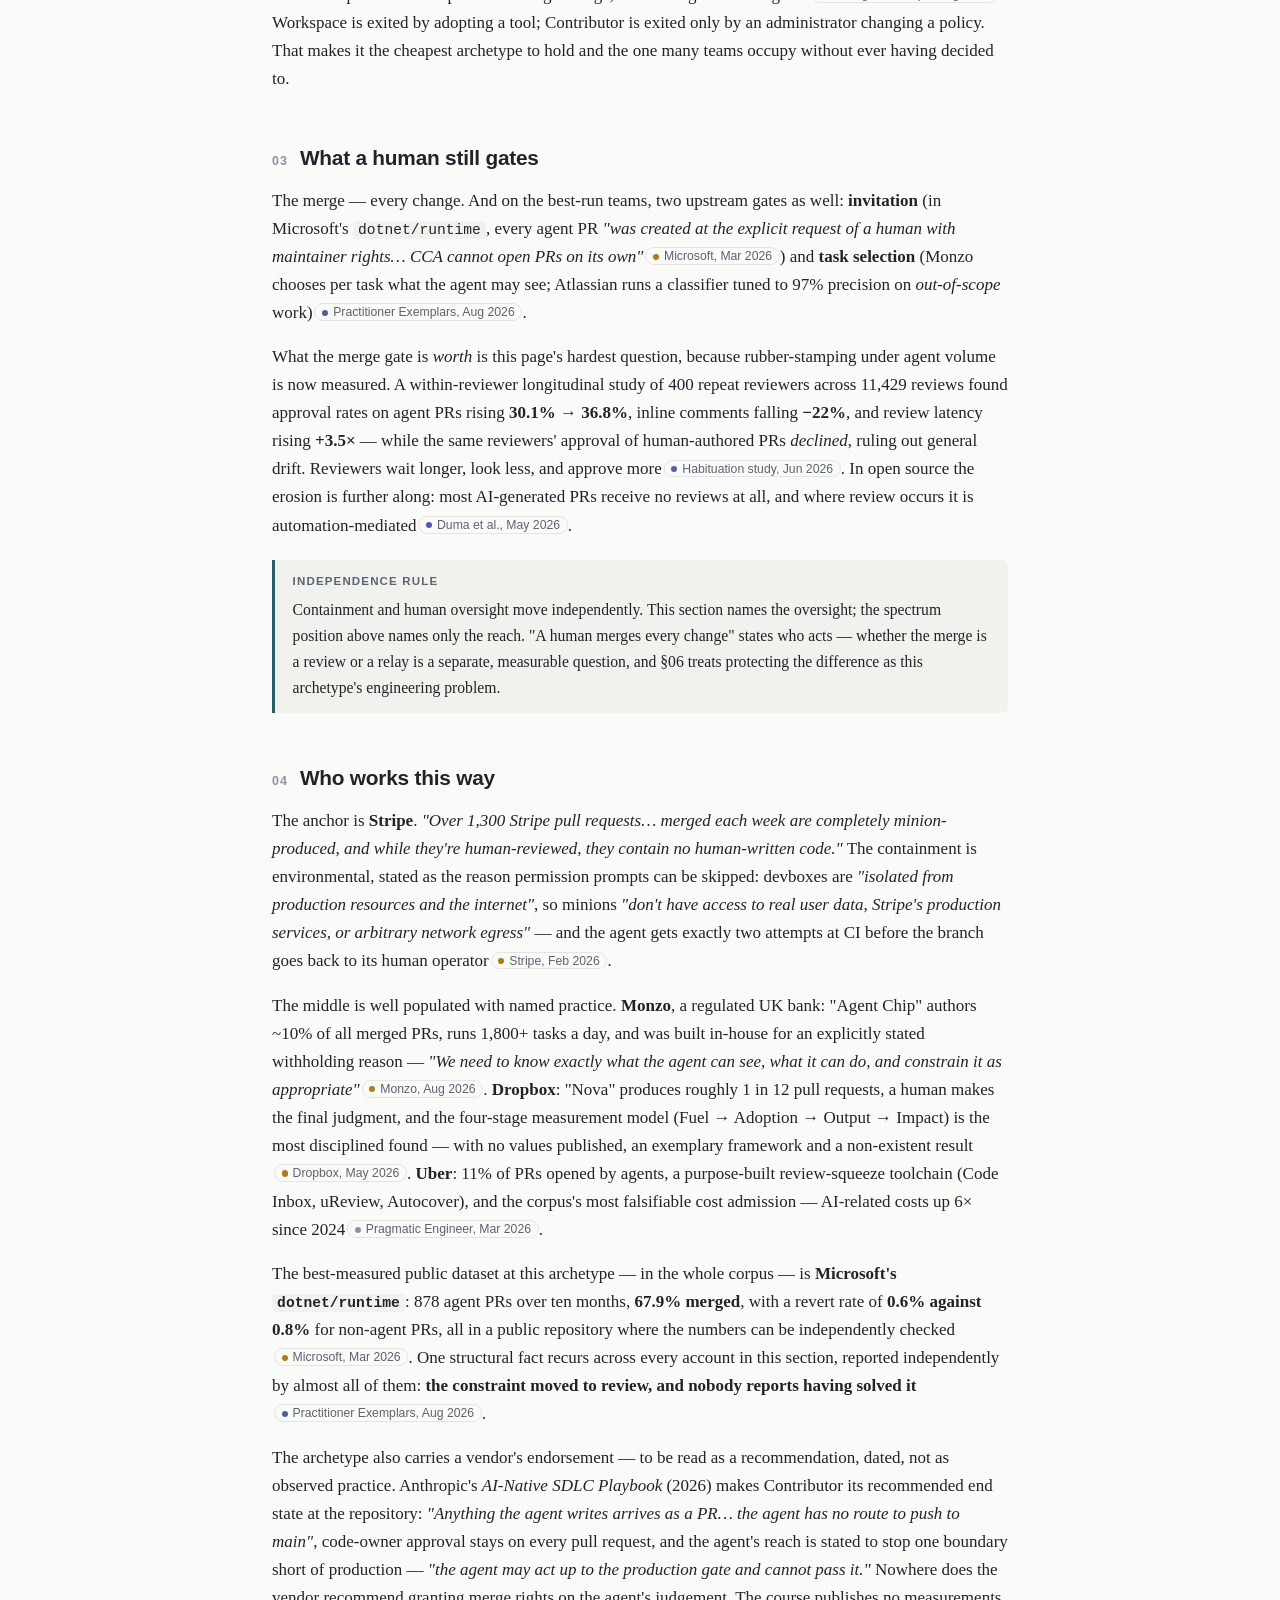
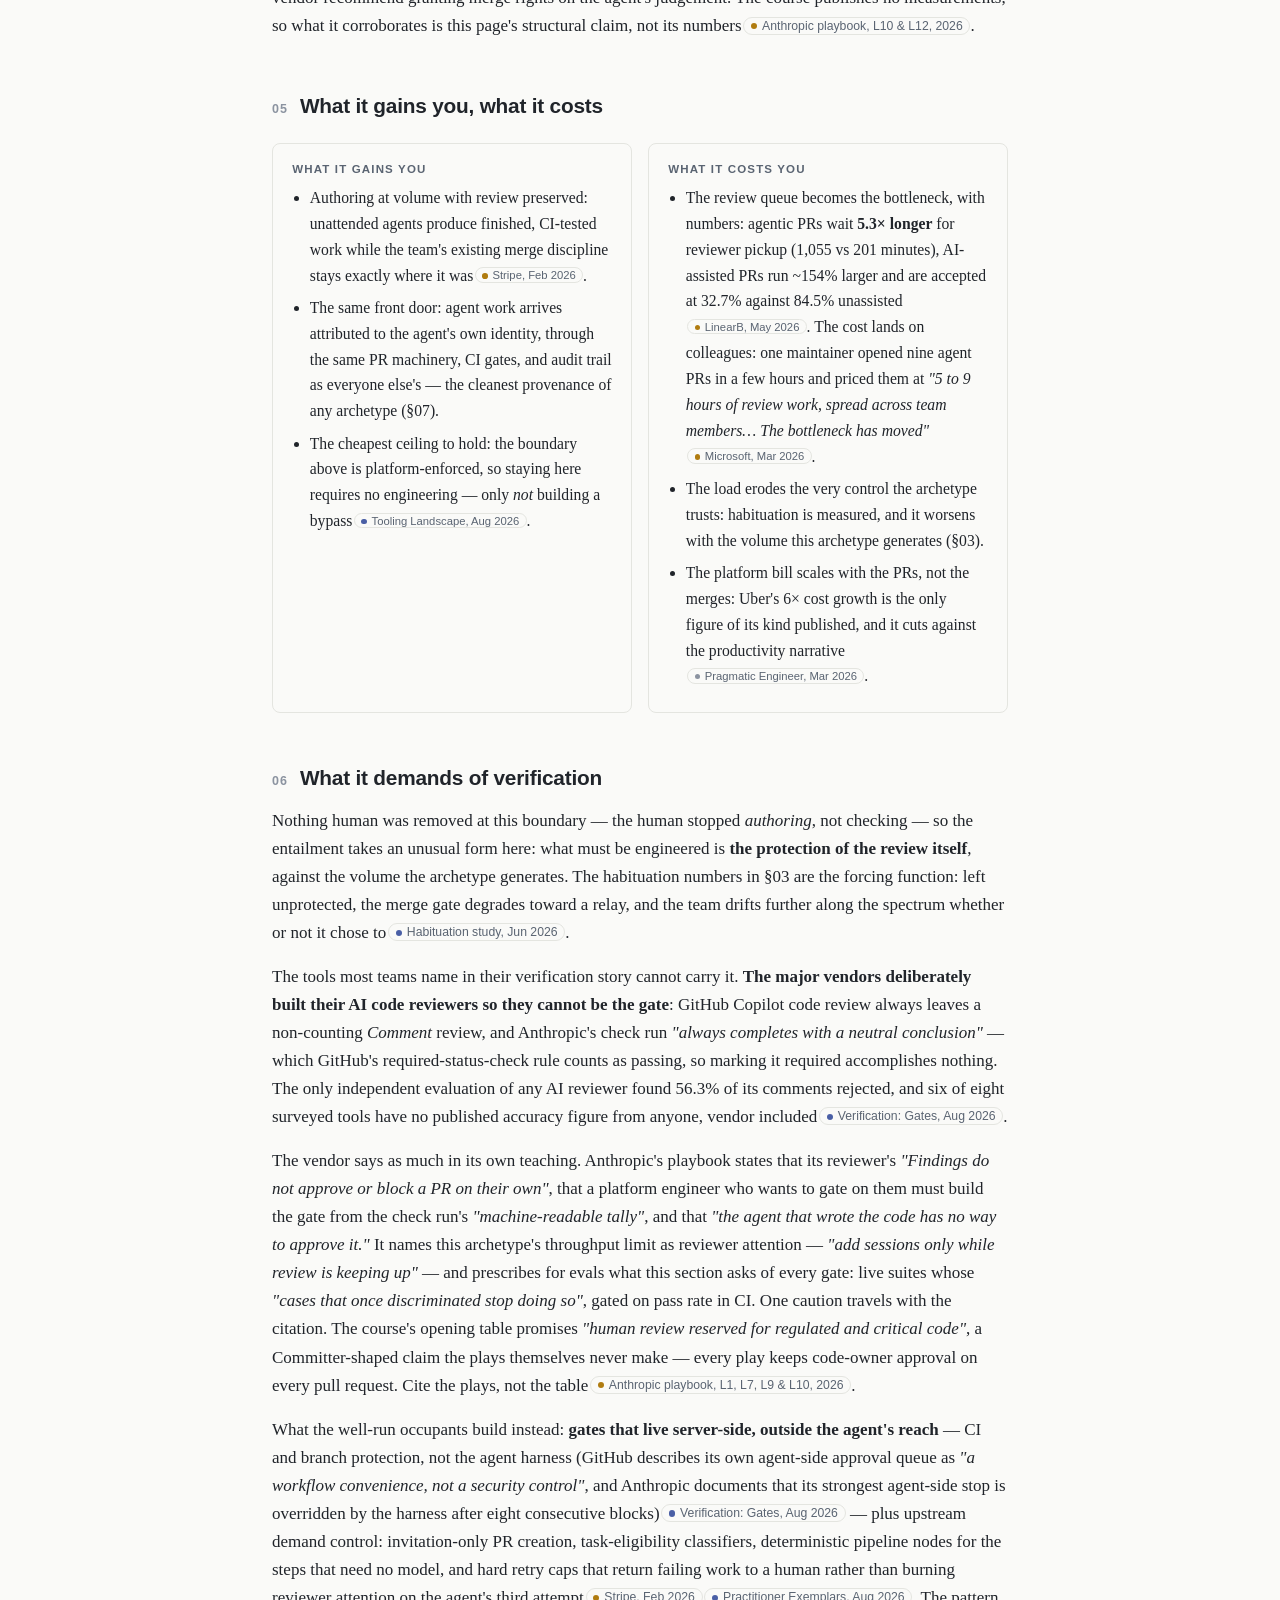
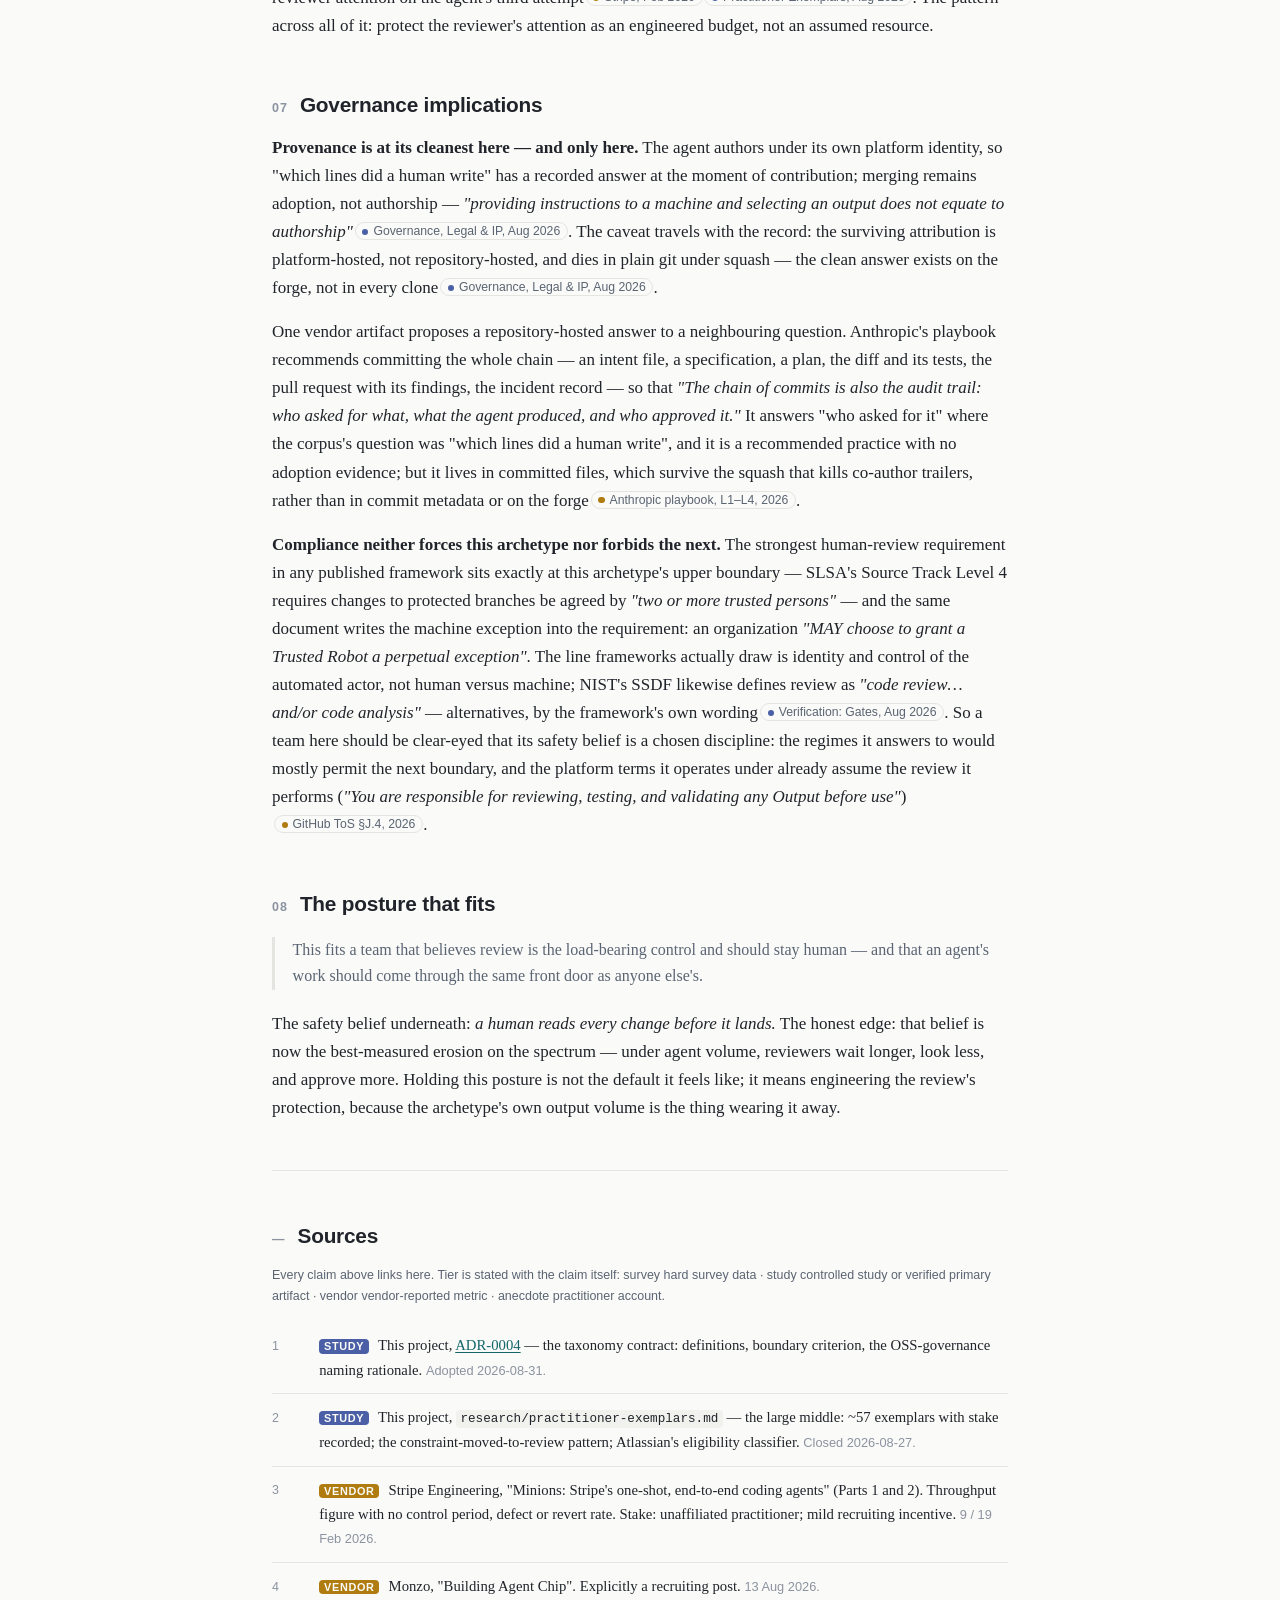
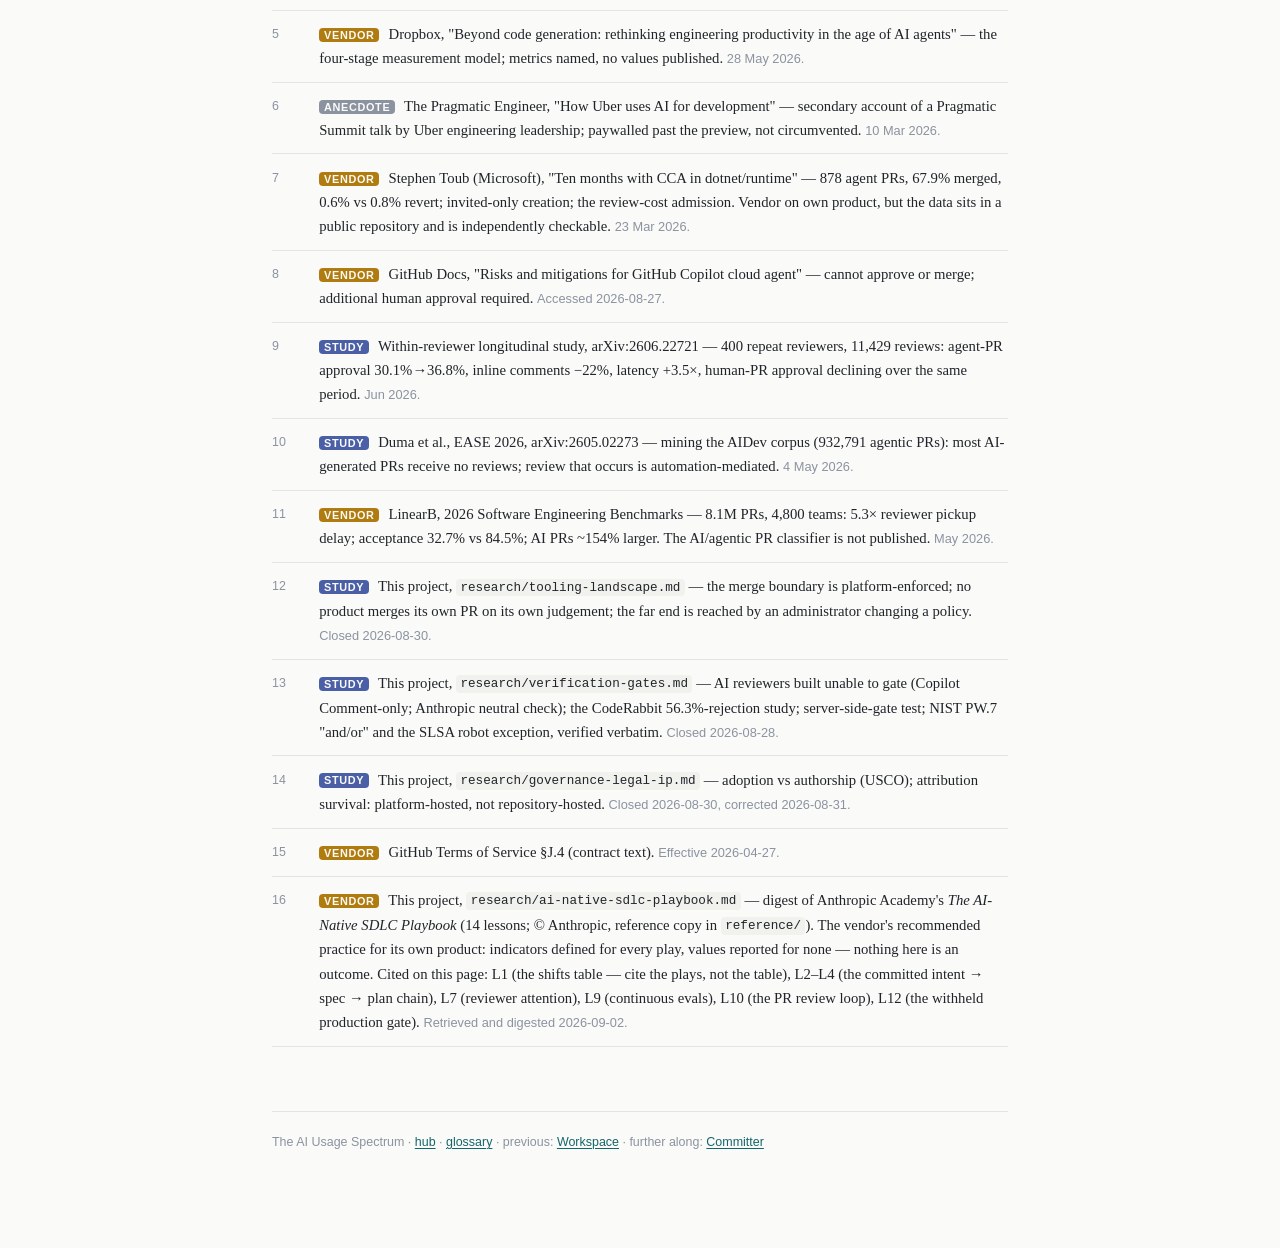
<file: contributor.html>
<!doctype html>
<html lang="en">
<head>
<meta charset="utf-8">
<meta name="viewport" content="width=device-width, initial-scale=1">
<title>Contributor — The AI Usage Spectrum</title>
<link rel="stylesheet" href="style.css">
</head>
<body>

<nav class="site-nav">
  <a class="wordmark" href="index.html">The AI Usage Spectrum</a>
  <a href="index.html">All archetypes</a>
  <a href="glossary.html">Glossary</a>
</nav>

<div class="page">

  <header>
    <p class="eyebrow">Archetype · third of five</p>
    <h1>Contributor</h1>
    <p class="standfirst">The agent gains a push credential: its output enters the shared repository
    as branches and pull requests, and a human merges every change. The large middle of observed
    practice — and the archetype the platform itself enforces.</p>
    <div class="docmeta">
      <span>Vocabulary as of 2026-08-31</span>
      <span>Taxonomy: ADR-0004</span>
      <span>Sources last verified 2026-09-13</span>
    </div>
  </header>

  <!-- ================= spectrum: "you are here" variant ================ -->
  <div class="spectrum-scroll full" role="img"
       aria-label="The five archetypes ordered by reach. Contributor is this page's archetype: the agent's output reaches the shared repository with no human action in between; a human merges every change.">
  <svg class="spectrum" viewBox="0 0 1080 200" xmlns="http://www.w3.org/2000/svg">

    <text class="axis-caption" x="10" y="18">ORDERED BY REACH — WHAT THE AGENT'S OUTPUT CAN TOUCH WITH NO HUMAN IN BETWEEN</text>

    <g class="is-reach">
      <rect class="surface" x="10" y="46" width="170" height="64" rx="8"/>
      <text class="surface-name" x="95" y="74" text-anchor="middle">Autocomplete</text>
      <text class="surface-reach" x="95" y="94" text-anchor="middle">the open file</text>
    </g>

    <line class="gate-line" x1="206" y1="42" x2="206" y2="118"/>
    <text class="gate-label" x="206" y="136" text-anchor="middle">gains</text>
    <text class="gate-gain" x="206" y="152" text-anchor="middle">file-write + shell</text>

    <g class="is-reach">
      <rect class="surface" x="232" y="46" width="170" height="64" rx="8"/>
      <text class="surface-name" x="317" y="74" text-anchor="middle">Workspace</text>
      <text class="surface-reach" x="317" y="94" text-anchor="middle">the working tree</text>
    </g>

    <line class="gate-line" x1="428" y1="42" x2="428" y2="118"/>
    <text class="gate-label" x="428" y="136" text-anchor="middle">gains</text>
    <text class="gate-gain" x="428" y="152" text-anchor="middle">push credential</text>

    <!-- cell 3 — THIS PAGE -->
    <g class="is-here">
      <text class="here-flag" x="539" y="38" text-anchor="middle">YOU ARE READING ABOUT</text>
      <rect class="surface" x="454" y="46" width="170" height="64" rx="8"/>
      <text class="surface-name" x="539" y="74" text-anchor="middle">Contributor</text>
      <text class="surface-reach" x="539" y="94" text-anchor="middle">the shared repository</text>
    </g>

    <!-- gate 3 — the human's act for this archetype -->
    <line class="gate-line" x1="650" y1="42" x2="650" y2="118"/>
    <text class="gate-label" x="650" y="136" text-anchor="middle">gains</text>
    <text class="gate-gain" x="650" y="152" text-anchor="middle">merge rights</text>
    <line class="human-mark-line" x1="650" y1="160" x2="650" y2="172"/>
    <text class="human-mark" x="650" y="188" text-anchor="middle">a human merges every change, here</text>

    <g class="is-beyond">
      <rect class="surface" x="676" y="46" width="170" height="64" rx="8"/>
      <text class="surface-name" x="761" y="74" text-anchor="middle">Committer</text>
      <text class="surface-reach" x="761" y="94" text-anchor="middle">trunk, unread</text>
    </g>

    <line class="gate-line" x1="872" y1="42" x2="872" y2="118"/>
    <text class="gate-label" x="872" y="136" text-anchor="middle">path becomes</text>
    <text class="gate-gain" x="872" y="152" text-anchor="middle">pre-authorised</text>

    <g class="is-beyond">
      <rect class="surface" x="898" y="46" width="170" height="64" rx="8"/>
      <text class="surface-name" x="983" y="74" text-anchor="middle">Operator</text>
      <text class="surface-reach" x="983" y="94" text-anchor="middle">running production</text>
    </g>
  </svg>
  </div>
  <p class="spectrum-caption">Kinds, not ranks: no archetype is the goal state, and moving further
  along the spectrum means <em>more</em> engineered verification, not less discipline. Human
  oversight varies independently within every archetype.</p>

  <!-- ============================ contract ============================= -->

  <nav class="toc" aria-label="Sections">
    <ol>
      <li><span class="no">01</span><a href="#what-this-is">What this archetype is</a></li>
      <li><span class="no">02</span><a href="#the-boundary">The boundary crossed</a></li>
      <li><span class="no">03</span><a href="#still-gated">What a human still gates</a></li>
      <li><span class="no">04</span><a href="#who-works-this-way">Who works this way</a></li>
      <li><span class="no">05</span><a href="#gains-and-costs">What it gains you, what it costs</a></li>
      <li><span class="no">06</span><a href="#verification">What it demands of verification</a></li>
      <li><span class="no">07</span><a href="#governance">Governance implications</a></li>
      <li><span class="no">08</span><a href="#posture">The posture that fits</a></li>
      <li><span class="no">—</span><a href="#sources">Sources</a></li>
    </ol>
  </nav>

  <section class="contract" id="what-this-is">
    <h2><span class="no">01</span>What this archetype is</h2>
    <p>A Contributor ceiling permits an agent's output to reach <strong>the shared repository with
    no human action in between</strong>: the agent pushes branches and opens pull requests under
    its own identity, and a human merges every change. The name keeps the open-source governance
    intuition deliberately — a contributor opens pull requests that someone else merges — and the
    posture it encodes is that an agent's work should come through the same front door as anyone
    else's<a class="cite" data-tier="study" href="#src-1">ADR-0004</a>.</p>
    <p>This is the large middle of observed practice: the least-covered region of the spectrum
    because it makes a bad headline, and the one where nearly every named organisation delegating
    at scale actually sits. It is also the archetype the dominant platform pins teams into by
    construction: GitHub's own cloud agent <em>"cannot approve or merge a pull request"</em>, and
    its pull requests require an additional human
    approval<a class="cite" data-tier="vendor" href="#src-8">GitHub Docs, Aug 2026</a>. A team that
    adopts a cloud or background agent lands here by default and stays here until an administrator
    deliberately builds a way out.</p>
  </section>

  <section class="contract" id="the-boundary">
    <h2><span class="no">02</span>The boundary crossed</h2>
    <p>What separates Contributor from Workspace is <strong>a push credential</strong>: crossing
    this boundary, the agent's work leaves the machine and becomes shared state — visible to the
    team, running in CI, attributed to the agent's own identity — with no human relaying it. The
    boundary is a credential, enumerable and binary, which is what makes it a discontinuity rather
    than a matter of degree<a class="cite" data-tier="study" href="#src-1">ADR-0004</a>.</p>
    <p>Two structural facts define the position. First, this is the archetype the tool market
    <em>ships</em>: background and cloud agents are products whose entire output surface is the
    pull request. Second, the boundary above is the only one on the spectrum enforced by the
    platform rather than by the team: <strong>no product merges its own pull request on its own
    judgement</strong> — the far-end survey found every real mechanism beyond this point has the
    shape of a human pre-authorising a merge, never an agent deciding
    one<a class="cite" data-tier="study" href="#src-12">Tooling Landscape, Aug 2026</a>. Workspace
    is exited by adopting a tool; Contributor is exited only by an administrator changing a
    policy. That makes it the cheapest archetype to hold and the one many teams occupy without
    ever having decided to.</p>
  </section>

  <section class="contract" id="still-gated">
    <h2><span class="no">03</span>What a human still gates</h2>
    <p>The merge — every change. And on the best-run teams, two upstream gates as well:
    <strong>invitation</strong> (in Microsoft's <code>dotnet/runtime</code>, every agent PR
    <em>"was created at the explicit request of a human with maintainer rights… CCA cannot open
    PRs on its own"</em><a class="cite" data-tier="vendor" href="#src-7">Microsoft, Mar 2026</a>)
    and <strong>task selection</strong> (Monzo chooses per task what the agent may see; Atlassian
    runs a classifier tuned to 97% precision on <em>out-of-scope</em>
    work)<a class="cite" data-tier="study" href="#src-2">Practitioner Exemplars, Aug 2026</a>.</p>
    <p>What the merge gate is <em>worth</em> is this page's hardest question, because
    rubber-stamping under agent volume is now measured. A within-reviewer longitudinal study of
    400 repeat reviewers across 11,429 reviews found approval rates on agent PRs rising
    <strong>30.1% → 36.8%</strong>, inline comments falling <strong>−22%</strong>, and review
    latency rising <strong>+3.5×</strong> — while the same reviewers' approval of human-authored
    PRs <em>declined</em>, ruling out general drift. Reviewers wait longer, look less, and approve
    more<a class="cite" data-tier="study" href="#src-9">Habituation study, Jun 2026</a>. In open
    source the erosion is further along: most AI-generated PRs receive no reviews at all, and
    where review occurs it is automation-mediated<a class="cite" data-tier="study" href="#src-10">Duma et al., May 2026</a>.</p>
    <div class="note"><span class="label">Independence rule</span>
    <p>Containment and human oversight move independently. This section names the oversight; the
    spectrum position above names only the reach. "A human merges every change" states who acts —
    whether the merge is a review or a relay is a separate, measurable question, and §06 treats
    protecting the difference as this archetype's engineering problem.</p></div>
  </section>

  <section class="contract" id="who-works-this-way">
    <h2><span class="no">04</span>Who works this way</h2>
    <p>The anchor is <strong>Stripe</strong>. <em>"Over 1,300 Stripe pull requests… merged each
    week are completely minion-produced, and while they're human-reviewed, they contain no
    human-written code."</em> The containment is environmental, stated as the reason permission
    prompts can be skipped: devboxes are <em>"isolated from production resources and the
    internet"</em>, so minions <em>"don't have access to real user data, Stripe's production
    services, or arbitrary network egress"</em> — and the agent gets exactly two attempts at CI
    before the branch goes back to its human operator<a class="cite" data-tier="vendor" href="#src-3">Stripe, Feb 2026</a>.</p>
    <p>The middle is well populated with named practice. <strong>Monzo</strong>, a regulated UK
    bank: "Agent Chip" authors ~10% of all merged PRs, runs 1,800+ tasks a day, and was built
    in-house for an explicitly stated withholding reason — <em>"We need to know exactly what the
    agent can see, what it can do, and constrain it as
    appropriate"</em><a class="cite" data-tier="vendor" href="#src-4">Monzo, Aug 2026</a>.
    <strong>Dropbox</strong>: "Nova" produces roughly 1 in 12 pull requests, a human makes the
    final judgment, and the four-stage measurement model (Fuel → Adoption → Output → Impact) is
    the most disciplined found — with no values published, an exemplary framework and a
    non-existent result<a class="cite" data-tier="vendor" href="#src-5">Dropbox, May 2026</a>.
    <strong>Uber</strong>: 11% of PRs opened by agents, a purpose-built review-squeeze toolchain
    (Code Inbox, uReview, Autocover), and the corpus's most falsifiable cost admission — AI-related
    costs up 6× since 2024<a class="cite" data-tier="anecdote" href="#src-6">Pragmatic Engineer, Mar 2026</a>.</p>
    <p>The best-measured public dataset at this archetype — in the whole corpus — is
    <strong>Microsoft's <code>dotnet/runtime</code></strong>: 878 agent PRs over ten months,
    <strong>67.9% merged</strong>, with a revert rate of <strong>0.6% against 0.8%</strong> for
    non-agent PRs, all in a public repository where the numbers can be independently
    checked<a class="cite" data-tier="vendor" href="#src-7">Microsoft, Mar 2026</a>. One
    structural fact recurs across every account in this section, reported independently by almost
    all of them: <strong>the constraint moved to review, and nobody reports having solved
    it</strong><a class="cite" data-tier="study" href="#src-2">Practitioner Exemplars, Aug 2026</a>.</p>
    <p>The archetype also carries a vendor's endorsement — to be read as a recommendation, dated,
    not as observed practice. Anthropic's <em>AI-Native SDLC Playbook</em> (2026) makes Contributor
    its recommended end state at the repository: <em>"Anything the agent writes arrives as a PR…
    the agent has no route to push to main"</em>, code-owner approval stays on every pull request,
    and the agent's reach is stated to stop one boundary short of production — <em>"the agent may
    act up to the production gate and cannot pass it."</em> Nowhere does the vendor recommend
    granting merge rights on the agent's judgement. The course publishes no measurements, so what
    it corroborates is this page's structural claim, not its
    numbers<a class="cite" data-tier="vendor" href="#src-16">Anthropic playbook, L10 &amp; L12, 2026</a>.</p>
  </section>

  <section class="contract" id="gains-and-costs">
    <h2><span class="no">05</span>What it gains you, what it costs</h2>
    <div class="tradeoff">
      <div>
        <span class="label">What it gains you</span>
        <ul>
          <li>Authoring at volume with review preserved: unattended agents produce finished,
          CI-tested work while the team's existing merge discipline stays exactly where it
          was<a class="cite" data-tier="vendor" href="#src-3">Stripe, Feb 2026</a>.</li>
          <li>The same front door: agent work arrives attributed to the agent's own identity,
          through the same PR machinery, CI gates, and audit trail as everyone else's — the
          cleanest provenance of any archetype (§07).</li>
          <li>The cheapest ceiling to hold: the boundary above is platform-enforced, so staying
          here requires no engineering — only <em>not</em> building a
          bypass<a class="cite" data-tier="study" href="#src-12">Tooling Landscape, Aug 2026</a>.</li>
        </ul>
      </div>
      <div>
        <span class="label">What it costs you</span>
        <ul>
          <li>The review queue becomes the bottleneck, with numbers: agentic PRs wait
          <strong>5.3× longer</strong> for reviewer pickup (1,055 vs 201 minutes), AI-assisted
          PRs run ~154% larger and are accepted at 32.7% against 84.5%
          unassisted<a class="cite" data-tier="vendor" href="#src-11">LinearB, May 2026</a>. The
          cost lands on colleagues: one maintainer opened nine agent PRs in a few hours and
          priced them at <em>"5 to 9 hours of review work, spread across team members… The
          bottleneck has moved"</em><a class="cite" data-tier="vendor" href="#src-7">Microsoft, Mar 2026</a>.</li>
          <li>The load erodes the very control the archetype trusts: habituation is measured, and
          it worsens with the volume this archetype generates (§03).</li>
          <li>The platform bill scales with the PRs, not the merges: Uber's 6× cost growth is the
          only figure of its kind published, and it cuts against the productivity
          narrative<a class="cite" data-tier="anecdote" href="#src-6">Pragmatic Engineer, Mar 2026</a>.</li>
        </ul>
      </div>
    </div>
  </section>

  <section class="contract" id="verification">
    <h2><span class="no">06</span>What it demands of verification</h2>
    <p>Nothing human was removed at this boundary — the human stopped <em>authoring</em>, not
    checking — so the entailment takes an unusual form here: what must be engineered is
    <strong>the protection of the review itself</strong>, against the volume the archetype
    generates. The habituation numbers in §03 are the forcing function: left unprotected, the
    merge gate degrades toward a relay, and the team drifts further along the spectrum whether or
    not it chose to<a class="cite" data-tier="study" href="#src-9">Habituation study, Jun 2026</a>.</p>
    <p>The tools most teams name in their verification story cannot carry it. <strong>The major
    vendors deliberately built their AI code reviewers so they cannot be the gate</strong>:
    GitHub Copilot code review always leaves a non-counting <em>Comment</em> review, and
    Anthropic's check run <em>"always completes with a neutral conclusion"</em> — which GitHub's
    required-status-check rule counts as passing, so marking it required accomplishes nothing.
    The only independent evaluation of any AI reviewer found 56.3% of its comments rejected, and
    six of eight surveyed tools have no published accuracy figure from anyone, vendor
    included<a class="cite" data-tier="study" href="#src-13">Verification: Gates, Aug 2026</a>.</p>
    <p>The vendor says as much in its own teaching. Anthropic's playbook states that its
    reviewer's <em>"Findings do not approve or block a PR on their own"</em>, that a platform
    engineer who wants to gate on them must build the gate from the check run's
    <em>"machine-readable tally"</em>, and that <em>"the agent that wrote the code has no way to
    approve it."</em> It names this archetype's throughput limit as reviewer attention —
    <em>"add sessions only while review is keeping up"</em> — and prescribes for evals what this
    section asks of every gate: live suites whose <em>"cases that once discriminated stop doing
    so"</em>, gated on pass rate in CI. One caution travels with the citation. The course's
    opening table promises <em>"human review reserved for regulated and critical code"</em>, a
    Committer-shaped claim the plays themselves never make — every play keeps code-owner approval
    on every pull request. Cite the plays, not the
    table<a class="cite" data-tier="vendor" href="#src-16">Anthropic playbook, L1, L7, L9 &amp; L10, 2026</a>.</p>
    <p>What the well-run occupants build instead: <strong>gates that live server-side, outside
    the agent's reach</strong> — CI and branch protection, not the agent harness (GitHub describes
    its own agent-side approval queue as <em>"a workflow convenience, not a security control"</em>,
    and Anthropic documents that its strongest agent-side stop is overridden by the harness after
    eight consecutive blocks)<a class="cite" data-tier="study" href="#src-13">Verification: Gates, Aug 2026</a> —
    plus upstream demand control: invitation-only PR creation, task-eligibility classifiers,
    deterministic pipeline nodes for the steps that need no model, and hard retry caps that
    return failing work to a human rather than burning reviewer attention on the agent's third
    attempt<a class="cite" data-tier="vendor" href="#src-3">Stripe, Feb 2026</a><a class="cite" data-tier="study" href="#src-2">Practitioner Exemplars, Aug 2026</a>.
    The pattern across all of it: protect the reviewer's attention as an engineered budget, not an
    assumed resource.</p>
  </section>

  <section class="contract" id="governance">
    <h2><span class="no">07</span>Governance implications</h2>
    <p><strong>Provenance is at its cleanest here — and only here.</strong> The agent authors
    under its own platform identity, so "which lines did a human write" has a recorded answer at
    the moment of contribution; merging remains adoption, not authorship — <em>"providing
    instructions to a machine and selecting an output does not equate to
    authorship"</em><a class="cite" data-tier="study" href="#src-14">Governance, Legal &amp; IP, Aug 2026</a>.
    The caveat travels with the record: the surviving attribution is platform-hosted, not
    repository-hosted, and dies in plain git under squash — the clean answer exists on the forge,
    not in every clone<a class="cite" data-tier="study" href="#src-14">Governance, Legal &amp; IP, Aug 2026</a>.</p>
    <p>One vendor artifact proposes a repository-hosted answer to a neighbouring question.
    Anthropic's playbook recommends committing the whole chain — an intent file, a specification,
    a plan, the diff and its tests, the pull request with its findings, the incident record — so
    that <em>"The chain of commits is also the audit trail: who asked for what, what the agent
    produced, and who approved it."</em> It answers "who asked for it" where the corpus's question
    was "which lines did a human write", and it is a recommended practice with no adoption
    evidence; but it lives in committed files, which survive the squash that kills co-author
    trailers, rather than in commit metadata or on the
    forge<a class="cite" data-tier="vendor" href="#src-16">Anthropic playbook, L1–L4, 2026</a>.</p>
    <p><strong>Compliance neither forces this archetype nor forbids the next.</strong> The
    strongest human-review requirement in any published framework sits exactly at this archetype's
    upper boundary — SLSA's Source Track Level 4 requires changes to protected branches be agreed
    by <em>"two or more trusted persons"</em> — and the same document writes the machine exception
    into the requirement: an organization <em>"MAY choose to grant a Trusted Robot a perpetual
    exception"</em>. The line frameworks actually draw is identity and control of the automated
    actor, not human versus machine; NIST's SSDF likewise defines review as <em>"code review…
    and/or code analysis"</em> — alternatives, by the framework's own
    wording<a class="cite" data-tier="study" href="#src-13">Verification: Gates, Aug 2026</a>. So
    a team here should be clear-eyed that its safety belief is a chosen discipline: the regimes it
    answers to would mostly permit the next boundary, and the platform terms it operates under
    already assume the review it performs (<em>"You are responsible for reviewing, testing, and
    validating any Output before use"</em>)<a class="cite" data-tier="vendor" href="#src-15">GitHub ToS §J.4, 2026</a>.</p>
  </section>

  <section class="contract" id="posture">
    <h2><span class="no">08</span>The posture that fits</h2>
    <blockquote><p>This fits a team that believes review is the load-bearing control and should
    stay human — and that an agent's work should come through the same front door as anyone
    else's.</p></blockquote>
    <p>The safety belief underneath: <em>a human reads every change before it lands.</em> The
    honest edge: that belief is now the best-measured erosion on the spectrum — under agent
    volume, reviewers wait longer, look less, and approve more. Holding this posture is not the
    default it feels like; it means engineering the review's protection, because the archetype's
    own output volume is the thing wearing it away.</p>
  </section>

  <hr>

  <section class="contract" id="sources">
    <h2><span class="no">—</span>Sources</h2>
    <p class="spectrum-caption" style="margin:0 0 1rem">Every claim above links here. Tier is stated
    with the claim itself: <span class="tier" data-tier="survey">survey</span> hard survey data ·
    <span class="tier" data-tier="study">study</span> controlled study or verified primary artifact ·
    <span class="tier" data-tier="vendor">vendor</span> vendor-reported metric ·
    <span class="tier" data-tier="anecdote">anecdote</span> practitioner account.</p>
    <ol class="sources">
      <li id="src-1"><span><span class="tier" data-tier="study">study</span>
        This project, <a href="docs/adr/0004-adopt-five-archetypes.md">ADR-0004</a> — the taxonomy
        contract: definitions, boundary criterion, the OSS-governance naming rationale.
        <span class="when">Adopted 2026-08-31.</span></span></li>
      <li id="src-2"><span><span class="tier" data-tier="study">study</span>
        This project, <code>research/practitioner-exemplars.md</code> — the large middle: ~57
        exemplars with stake recorded; the constraint-moved-to-review pattern; Atlassian's
        eligibility classifier.
        <span class="when">Closed 2026-08-27.</span></span></li>
      <li id="src-3"><span><span class="tier" data-tier="vendor">vendor</span>
        Stripe Engineering, "Minions: Stripe's one-shot, end-to-end coding agents" (Parts 1 and 2).
        Throughput figure with no control period, defect or revert rate. Stake: unaffiliated
        practitioner; mild recruiting incentive.
        <span class="when">9 / 19 Feb 2026.</span></span></li>
      <li id="src-4"><span><span class="tier" data-tier="vendor">vendor</span>
        Monzo, "Building Agent Chip". Explicitly a recruiting post.
        <span class="when">13 Aug 2026.</span></span></li>
      <li id="src-5"><span><span class="tier" data-tier="vendor">vendor</span>
        Dropbox, "Beyond code generation: rethinking engineering productivity in the age of AI
        agents" — the four-stage measurement model; metrics named, no values published.
        <span class="when">28 May 2026.</span></span></li>
      <li id="src-6"><span><span class="tier" data-tier="anecdote">anecdote</span>
        The Pragmatic Engineer, "How Uber uses AI for development" — secondary account of a
        Pragmatic Summit talk by Uber engineering leadership; paywalled past the preview, not
        circumvented.
        <span class="when">10 Mar 2026.</span></span></li>
      <li id="src-7"><span><span class="tier" data-tier="vendor">vendor</span>
        Stephen Toub (Microsoft), "Ten months with CCA in dotnet/runtime" — 878 agent PRs, 67.9%
        merged, 0.6% vs 0.8% revert; invited-only creation; the review-cost admission. Vendor on
        own product, but the data sits in a public repository and is independently checkable.
        <span class="when">23 Mar 2026.</span></span></li>
      <li id="src-8"><span><span class="tier" data-tier="vendor">vendor</span>
        GitHub Docs, "Risks and mitigations for GitHub Copilot cloud agent" — cannot approve or
        merge; additional human approval required.
        <span class="when">Accessed 2026-08-27.</span></span></li>
      <li id="src-9"><span><span class="tier" data-tier="study">study</span>
        Within-reviewer longitudinal study, arXiv:2606.22721 — 400 repeat reviewers, 11,429
        reviews: agent-PR approval 30.1%→36.8%, inline comments −22%, latency +3.5×, human-PR
        approval declining over the same period.
        <span class="when">Jun 2026.</span></span></li>
      <li id="src-10"><span><span class="tier" data-tier="study">study</span>
        Duma et al., EASE 2026, arXiv:2605.02273 — mining the AIDev corpus (932,791 agentic PRs):
        most AI-generated PRs receive no reviews; review that occurs is automation-mediated.
        <span class="when">4 May 2026.</span></span></li>
      <li id="src-11"><span><span class="tier" data-tier="vendor">vendor</span>
        LinearB, 2026 Software Engineering Benchmarks — 8.1M PRs, 4,800 teams: 5.3× reviewer
        pickup delay; acceptance 32.7% vs 84.5%; AI PRs ~154% larger. The AI/agentic PR
        classifier is not published.
        <span class="when">May 2026.</span></span></li>
      <li id="src-12"><span><span class="tier" data-tier="study">study</span>
        This project, <code>research/tooling-landscape.md</code> — the merge boundary is
        platform-enforced; no product merges its own PR on its own judgement; the far end is
        reached by an administrator changing a policy.
        <span class="when">Closed 2026-08-30.</span></span></li>
      <li id="src-13"><span><span class="tier" data-tier="study">study</span>
        This project, <code>research/verification-gates.md</code> — AI reviewers built unable to
        gate (Copilot Comment-only; Anthropic neutral check); the CodeRabbit 56.3%-rejection
        study; server-side-gate test; NIST PW.7 "and/or" and the SLSA robot exception, verified
        verbatim.
        <span class="when">Closed 2026-08-28.</span></span></li>
      <li id="src-14"><span><span class="tier" data-tier="study">study</span>
        This project, <code>research/governance-legal-ip.md</code> — adoption vs authorship
        (USCO); attribution survival: platform-hosted, not repository-hosted.
        <span class="when">Closed 2026-08-30, corrected 2026-08-31.</span></span></li>
      <li id="src-15"><span><span class="tier" data-tier="vendor">vendor</span>
        GitHub Terms of Service §J.4 (contract text).
        <span class="when">Effective 2026-04-27.</span></span></li>
      <li id="src-16"><span><span class="tier" data-tier="vendor">vendor</span>
        This project, <code>research/ai-native-sdlc-playbook.md</code> — digest of Anthropic
        Academy's <em>The AI-Native SDLC Playbook</em> (14 lessons; © Anthropic, reference copy in
        <code>reference/</code>). The vendor's recommended practice for its own product: indicators
        defined for every play, values reported for none — nothing here is an outcome. Cited on
        this page: L1 (the shifts table — cite the plays, not the table), L2–L4 (the committed
        intent → spec → plan chain), L7 (reviewer attention), L9 (continuous evals), L10 (the
        PR review loop), L12 (the withheld production gate).
        <span class="when">Retrieved and digested 2026-09-02.</span></span></li>
    </ol>
  </section>

  <footer class="site-footer">
    <p>The AI Usage Spectrum · <a href="index.html">hub</a> · <a href="glossary.html">glossary</a> ·
    previous: <a href="workspace.html">Workspace</a> ·
    further along: <a href="committer.html">Committer</a></p>
  </footer>

</div>
</body>
</html>
</file>
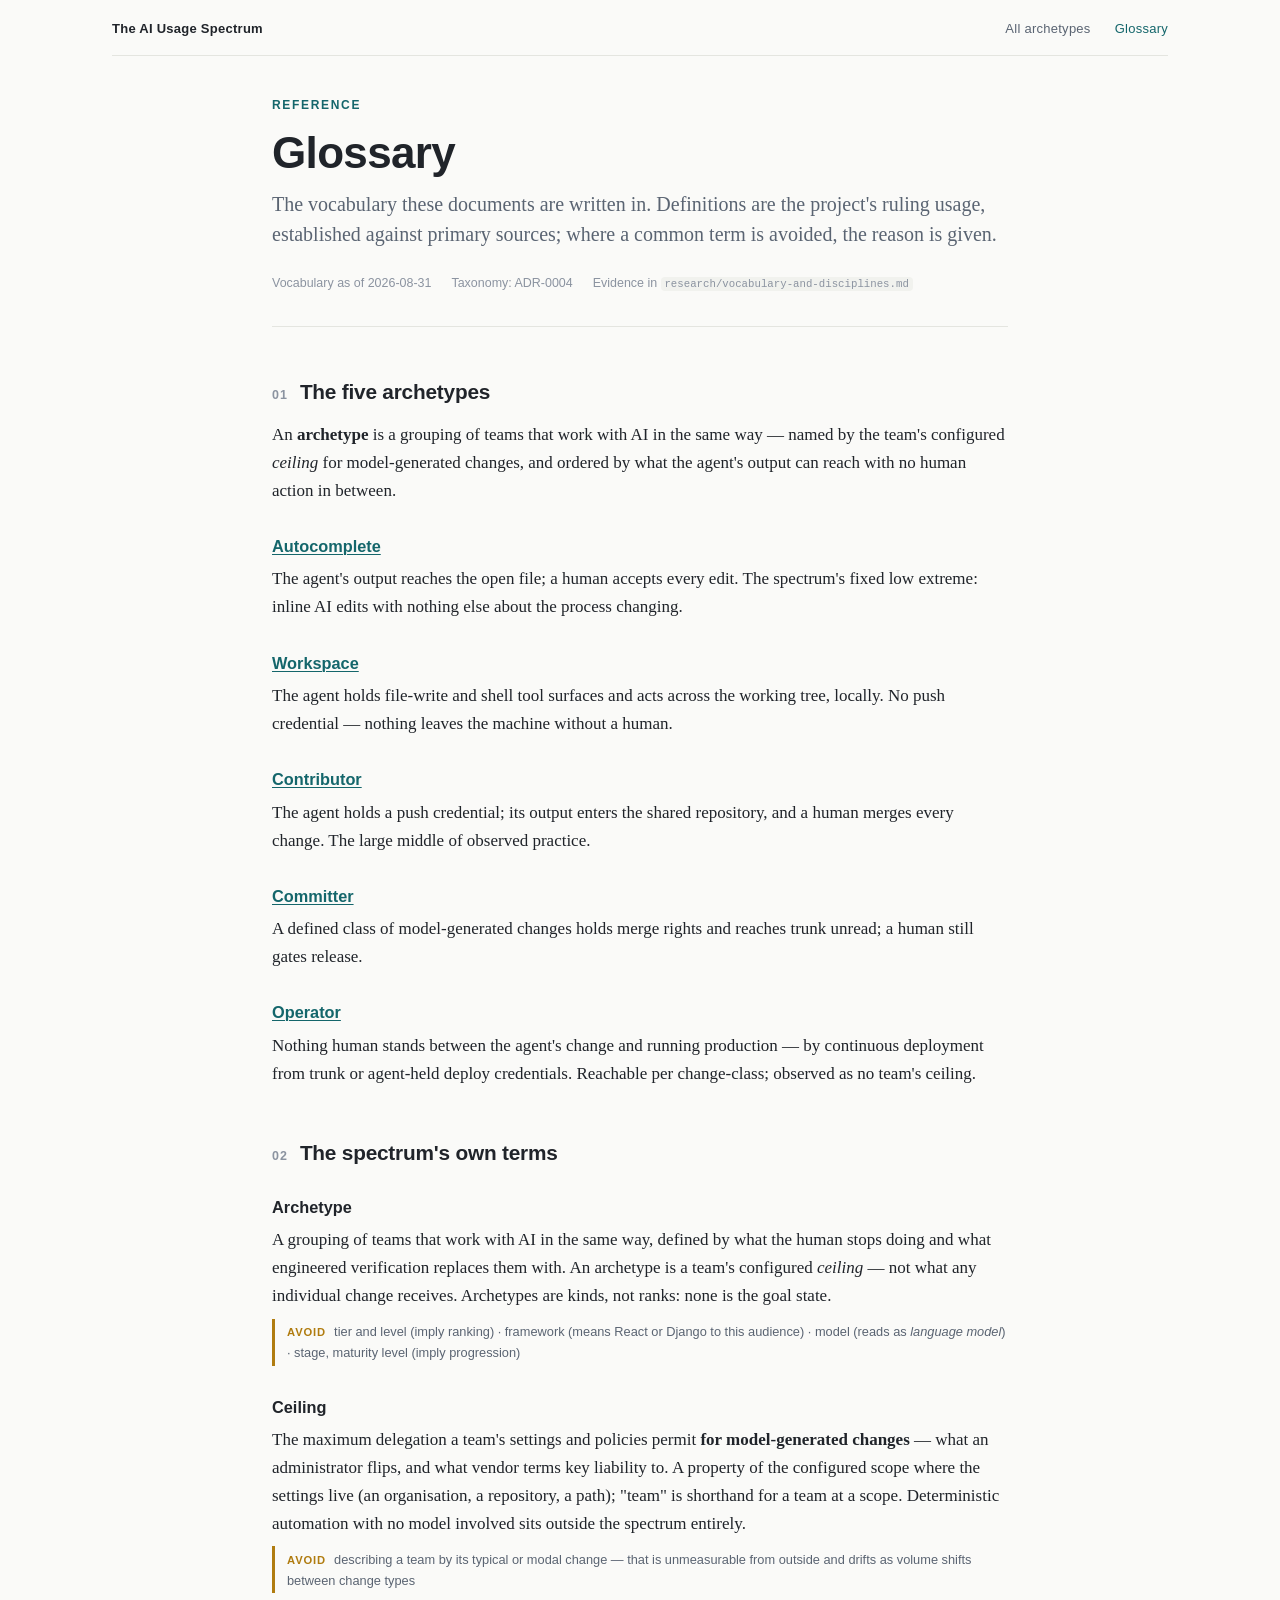
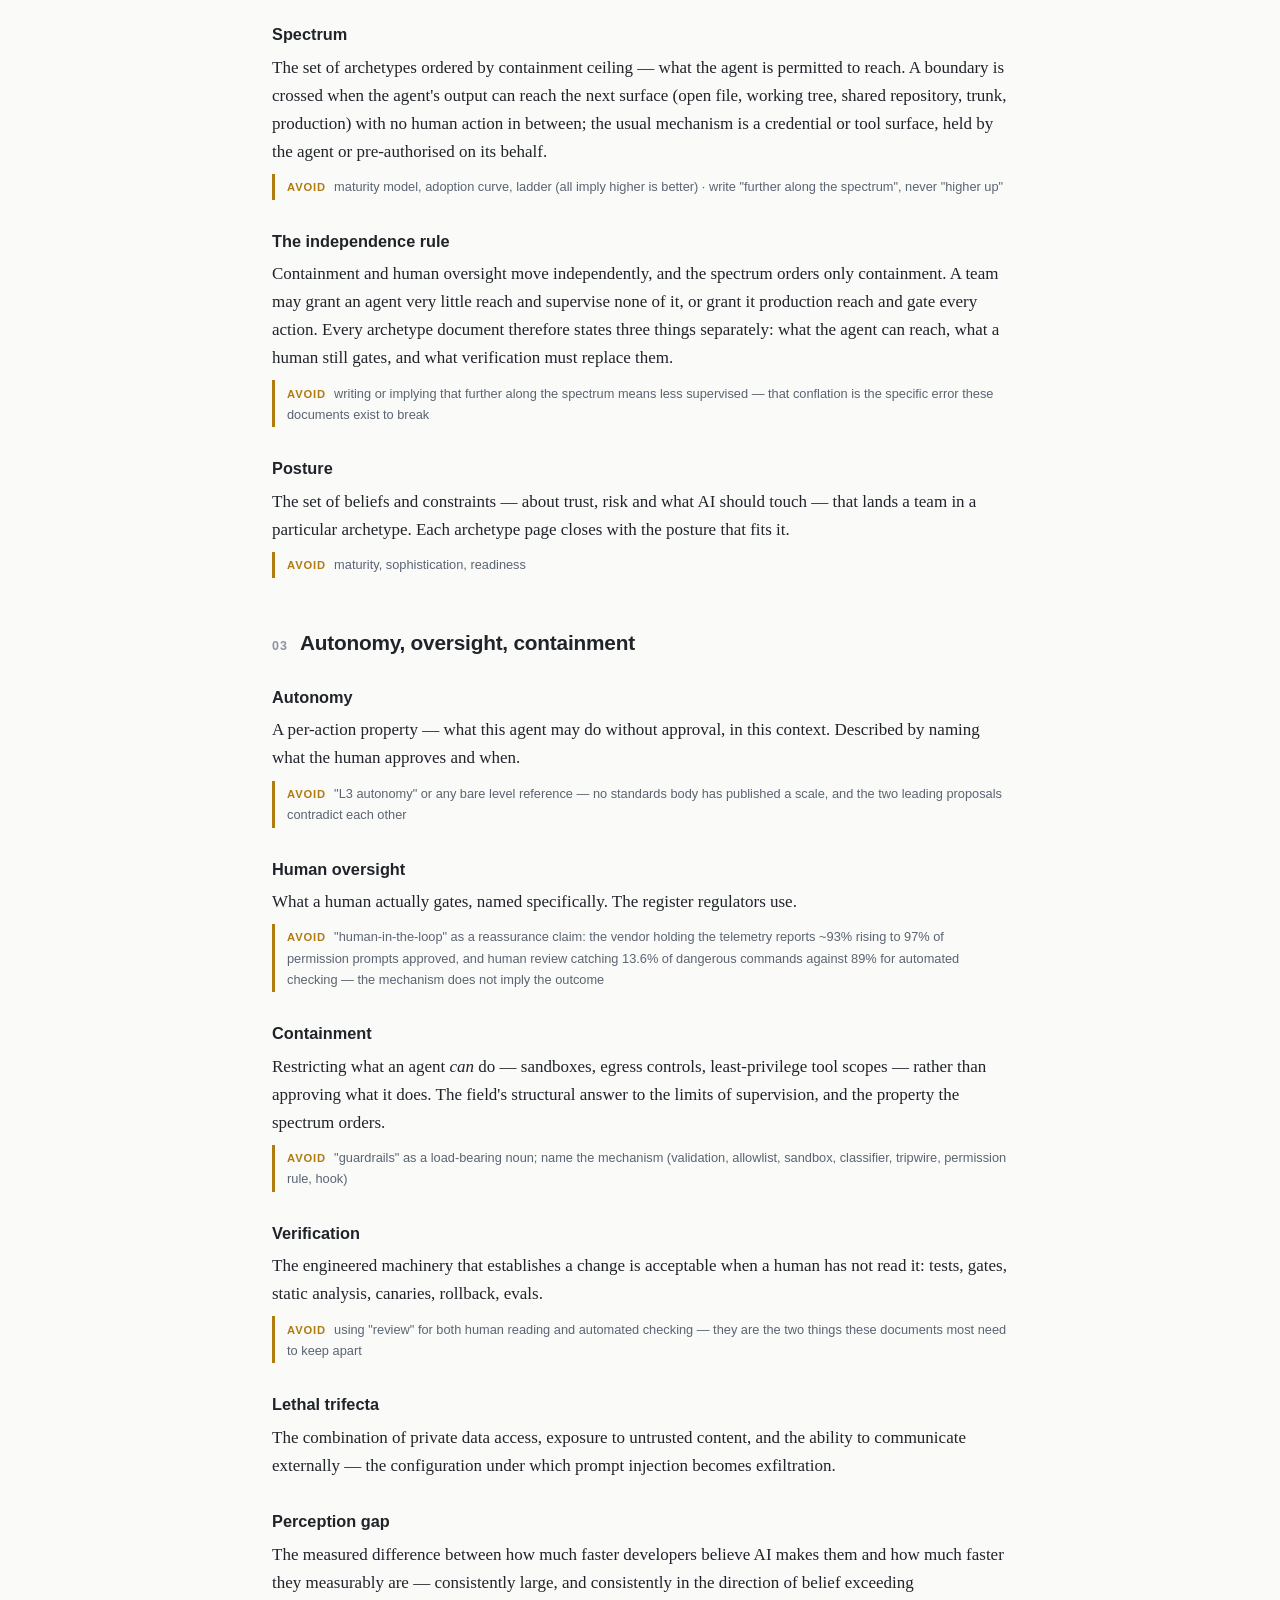
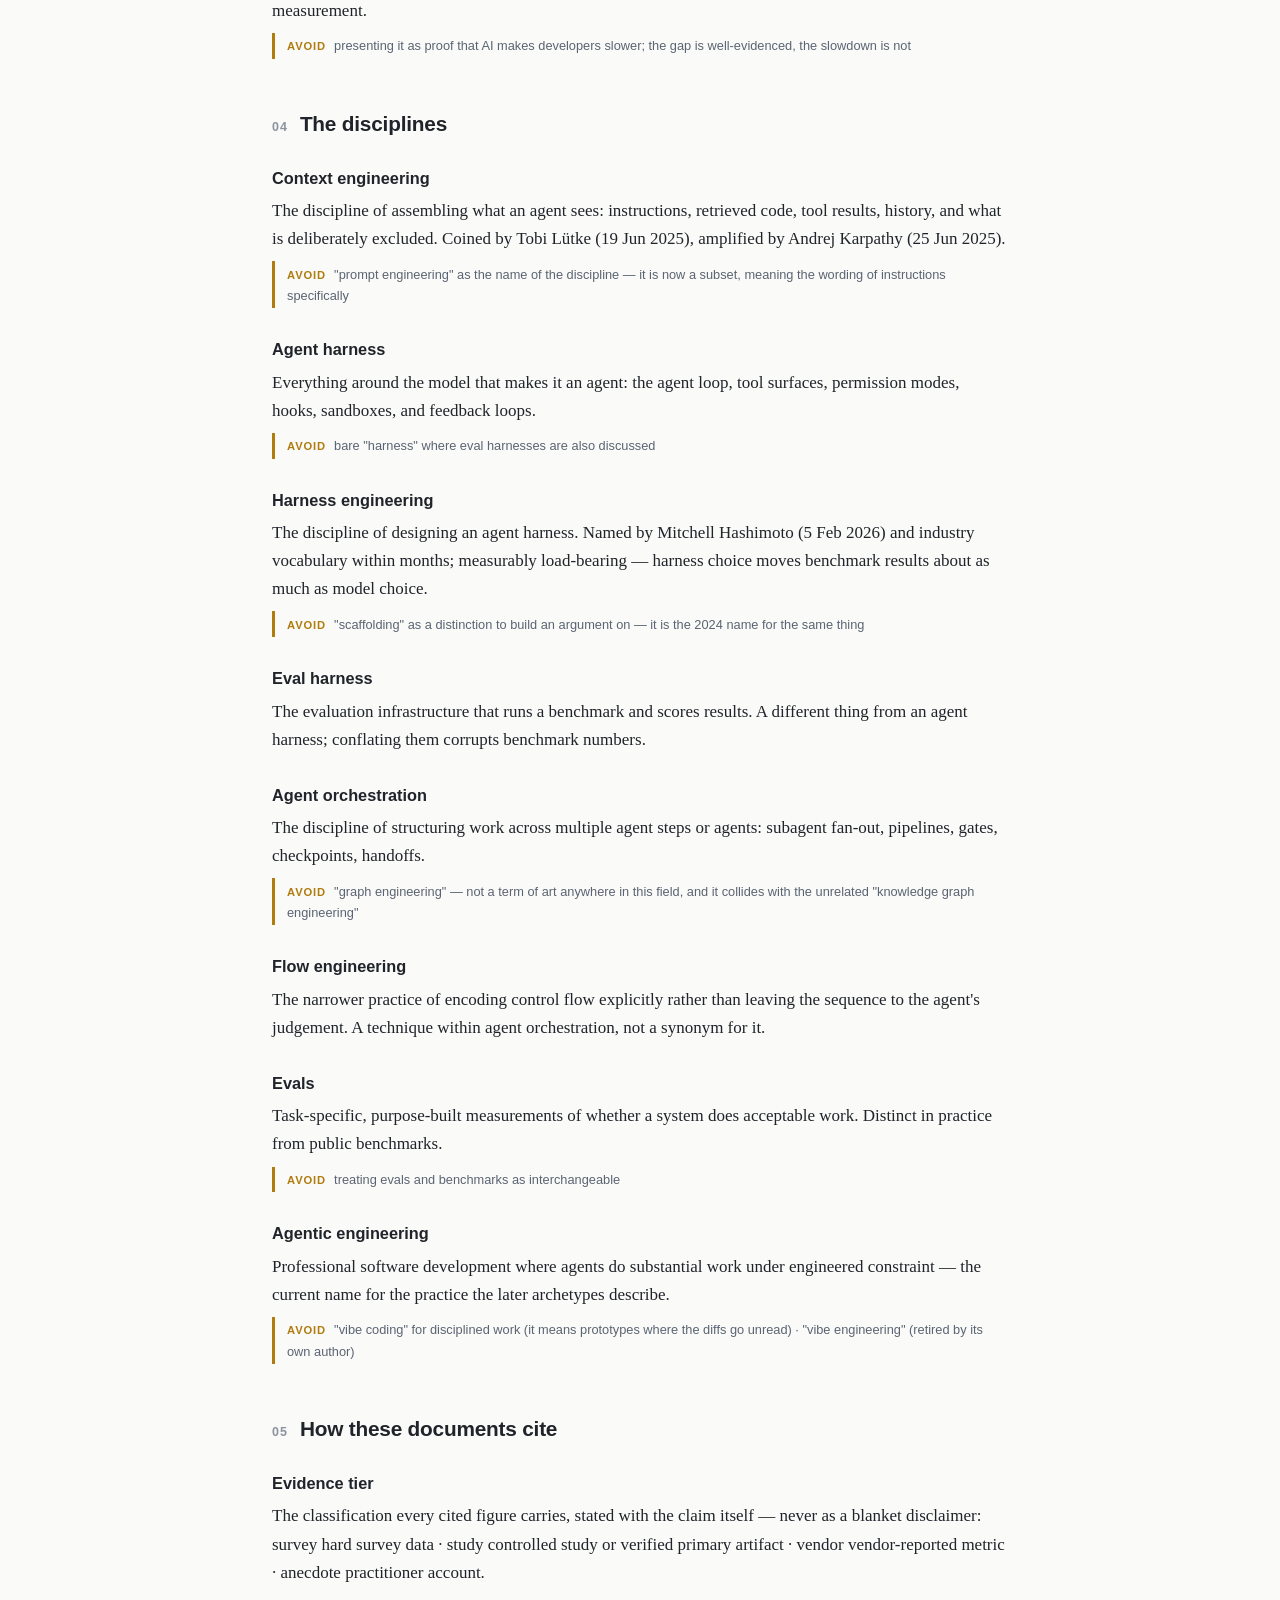
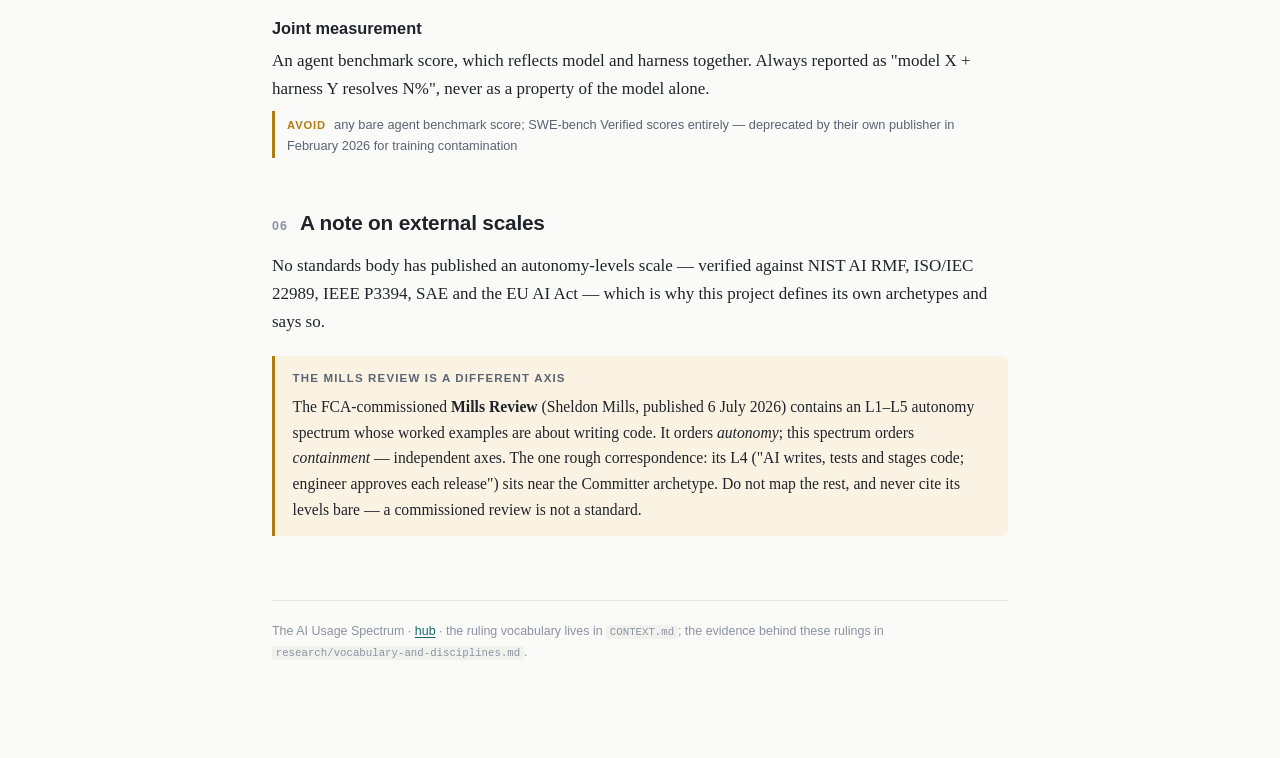
<file: glossary.html>
<!doctype html>
<html lang="en">
<head>
<meta charset="utf-8">
<meta name="viewport" content="width=device-width, initial-scale=1">
<title>Glossary — The AI Usage Spectrum</title>
<link rel="stylesheet" href="style.css">
</head>
<body>

<nav class="site-nav">
  <a class="wordmark" href="index.html">The AI Usage Spectrum</a>
  <a href="index.html">All archetypes</a>
  <a href="glossary.html" aria-current="page">Glossary</a>
</nav>

<div class="page">

  <header>
    <p class="eyebrow">Reference</p>
    <h1>Glossary</h1>
    <p class="standfirst">The vocabulary these documents are written in. Definitions are the
    project's ruling usage, established against primary sources; where a common term is avoided,
    the reason is given.</p>
    <div class="docmeta">
      <span>Vocabulary as of 2026-08-31</span>
      <span>Taxonomy: ADR-0004</span>
      <span>Evidence in <code>research/vocabulary-and-disciplines.md</code></span>
    </div>
  </header>

  <section class="contract" id="archetypes">
    <h2><span class="no">01</span>The five archetypes</h2>
    <div class="gloss">
      <p>An <strong>archetype</strong> is a grouping of teams that work with AI in the same way —
      named by the team's configured <em>ceiling</em> for model-generated changes, and ordered by
      what the agent's output can reach with no human action in between.</p>
      <dl>
        <dt><a href="autocomplete.html">Autocomplete</a></dt>
        <dd>The agent's output reaches the open file; a human accepts every edit. The spectrum's
        fixed low extreme: inline AI edits with nothing else about the process changing.</dd>
        <dt><a href="workspace.html">Workspace</a></dt>
        <dd>The agent holds file-write and shell tool surfaces and acts across the working tree,
        locally. No push credential — nothing leaves the machine without a human.</dd>
        <dt><a href="contributor.html">Contributor</a></dt>
        <dd>The agent holds a push credential; its output enters the shared repository, and a human
        merges every change. The large middle of observed practice.</dd>
        <dt><a href="committer.html">Committer</a></dt>
        <dd>A defined class of model-generated changes holds merge rights and reaches trunk unread;
        a human still gates release.</dd>
        <dt><a href="operator.html">Operator</a></dt>
        <dd>Nothing human stands between the agent's change and running production — by
        continuous deployment from trunk or agent-held deploy credentials. Reachable per
        change-class; observed as no team's ceiling.</dd>
      </dl>
    </div>
  </section>

  <section class="contract" id="spectrum-terms">
    <h2><span class="no">02</span>The spectrum's own terms</h2>
    <div class="gloss">
      <dl>
        <dt>Archetype</dt>
        <dd>A grouping of teams that work with AI in the same way, defined by what the human stops
        doing and what engineered verification replaces them with. An archetype is a team's
        configured <em>ceiling</em> — not what any individual change receives. Archetypes are
        kinds, not ranks: none is the goal state.</dd>
        <p class="avoid"><b>Avoid</b> tier and level (imply ranking) · framework (means React or
        Django to this audience) · model (reads as <em>language model</em>) · stage, maturity
        level (imply progression)</p>

        <dt>Ceiling</dt>
        <dd>The maximum delegation a team's settings and policies permit <strong>for
        model-generated changes</strong> — what an administrator flips, and what vendor terms key
        liability to. A property of the configured scope where the settings live (an organisation,
        a repository, a path); "team" is shorthand for a team at a scope. Deterministic automation
        with no model involved sits outside the spectrum entirely.</dd>
        <p class="avoid"><b>Avoid</b> describing a team by its typical or modal change — that is
        unmeasurable from outside and drifts as volume shifts between change types</p>

        <dt>Spectrum</dt>
        <dd>The set of archetypes ordered by containment ceiling — what the agent is permitted to
        reach. A boundary is crossed when the agent's output can reach the next surface (open file,
        working tree, shared repository, trunk, production) with no human action in between; the
        usual mechanism is a credential or tool surface, held by the agent or pre-authorised on
        its behalf.</dd>
        <p class="avoid"><b>Avoid</b> maturity model, adoption curve, ladder (all imply higher is
        better) · write "further along the spectrum", never "higher up"</p>

        <dt>The independence rule</dt>
        <dd>Containment and human oversight move independently, and the spectrum orders only
        containment. A team may grant an agent very little reach and supervise none of it, or grant
        it production reach and gate every action. Every archetype document therefore states three
        things separately: what the agent can reach, what a human still gates, and what
        verification must replace them.</dd>
        <p class="avoid"><b>Avoid</b> writing or implying that further along the spectrum means
        less supervised — that conflation is the specific error these documents exist to break</p>

        <dt>Posture</dt>
        <dd>The set of beliefs and constraints — about trust, risk and what AI should touch — that
        lands a team in a particular archetype. Each archetype page closes with the posture that
        fits it.</dd>
        <p class="avoid"><b>Avoid</b> maturity, sophistication, readiness</p>
      </dl>
    </div>
  </section>

  <section class="contract" id="autonomy-oversight">
    <h2><span class="no">03</span>Autonomy, oversight, containment</h2>
    <div class="gloss">
      <dl>
        <dt>Autonomy</dt>
        <dd>A per-action property — what this agent may do without approval, in this context.
        Described by naming what the human approves and when.</dd>
        <p class="avoid"><b>Avoid</b> "L3 autonomy" or any bare level reference — no standards body
        has published a scale, and the two leading proposals contradict each other</p>

        <dt>Human oversight</dt>
        <dd>What a human actually gates, named specifically. The register regulators use.</dd>
        <p class="avoid"><b>Avoid</b> "human-in-the-loop" as a reassurance claim: the vendor holding
        the telemetry reports ~93% rising to 97% of permission prompts approved, and human review
        catching 13.6% of dangerous commands against 89% for automated checking — the mechanism
        does not imply the outcome</p>

        <dt>Containment</dt>
        <dd>Restricting what an agent <em>can</em> do — sandboxes, egress controls, least-privilege
        tool scopes — rather than approving what it does. The field's structural answer to the
        limits of supervision, and the property the spectrum orders.</dd>
        <p class="avoid"><b>Avoid</b> "guardrails" as a load-bearing noun; name the mechanism
        (validation, allowlist, sandbox, classifier, tripwire, permission rule, hook)</p>

        <dt>Verification</dt>
        <dd>The engineered machinery that establishes a change is acceptable when a human has not
        read it: tests, gates, static analysis, canaries, rollback, evals.</dd>
        <p class="avoid"><b>Avoid</b> using "review" for both human reading and automated checking
        — they are the two things these documents most need to keep apart</p>

        <dt>Lethal trifecta</dt>
        <dd>The combination of private data access, exposure to untrusted content, and the ability
        to communicate externally — the configuration under which prompt injection becomes
        exfiltration.</dd>

        <dt>Perception gap</dt>
        <dd>The measured difference between how much faster developers believe AI makes them and
        how much faster they measurably are — consistently large, and consistently in the
        direction of belief exceeding measurement.</dd>
        <p class="avoid"><b>Avoid</b> presenting it as proof that AI makes developers slower; the
        gap is well-evidenced, the slowdown is not</p>
      </dl>
    </div>
  </section>

  <section class="contract" id="disciplines">
    <h2><span class="no">04</span>The disciplines</h2>
    <div class="gloss">
      <dl>
        <dt>Context engineering</dt>
        <dd>The discipline of assembling what an agent sees: instructions, retrieved code, tool
        results, history, and what is deliberately excluded. Coined by Tobi Lütke (19 Jun 2025),
        amplified by Andrej Karpathy (25 Jun 2025).</dd>
        <p class="avoid"><b>Avoid</b> "prompt engineering" as the name of the discipline — it is
        now a subset, meaning the wording of instructions specifically</p>

        <dt>Agent harness</dt>
        <dd>Everything around the model that makes it an agent: the agent loop, tool surfaces,
        permission modes, hooks, sandboxes, and feedback loops.</dd>
        <p class="avoid"><b>Avoid</b> bare "harness" where eval harnesses are also discussed</p>

        <dt>Harness engineering</dt>
        <dd>The discipline of designing an agent harness. Named by Mitchell Hashimoto (5 Feb 2026)
        and industry vocabulary within months; measurably load-bearing — harness choice moves
        benchmark results about as much as model choice.</dd>
        <p class="avoid"><b>Avoid</b> "scaffolding" as a distinction to build an argument on — it
        is the 2024 name for the same thing</p>

        <dt>Eval harness</dt>
        <dd>The evaluation infrastructure that runs a benchmark and scores results. A different
        thing from an agent harness; conflating them corrupts benchmark numbers.</dd>

        <dt>Agent orchestration</dt>
        <dd>The discipline of structuring work across multiple agent steps or agents: subagent
        fan-out, pipelines, gates, checkpoints, handoffs.</dd>
        <p class="avoid"><b>Avoid</b> "graph engineering" — not a term of art anywhere in this
        field, and it collides with the unrelated "knowledge graph engineering"</p>

        <dt>Flow engineering</dt>
        <dd>The narrower practice of encoding control flow explicitly rather than leaving the
        sequence to the agent's judgement. A technique within agent orchestration, not a synonym
        for it.</dd>

        <dt>Evals</dt>
        <dd>Task-specific, purpose-built measurements of whether a system does acceptable work.
        Distinct in practice from public benchmarks.</dd>
        <p class="avoid"><b>Avoid</b> treating evals and benchmarks as interchangeable</p>

        <dt>Agentic engineering</dt>
        <dd>Professional software development where agents do substantial work under engineered
        constraint — the current name for the practice the later archetypes describe.</dd>
        <p class="avoid"><b>Avoid</b> "vibe coding" for disciplined work (it means prototypes where
        the diffs go unread) · "vibe engineering" (retired by its own author)</p>
      </dl>
    </div>
  </section>

  <section class="contract" id="citation">
    <h2><span class="no">05</span>How these documents cite</h2>
    <div class="gloss">
      <dl>
        <dt>Evidence tier</dt>
        <dd>The classification every cited figure carries, stated with the claim itself — never as
        a blanket disclaimer: <span class="tier" data-tier="survey">survey</span> hard survey
        data · <span class="tier" data-tier="study">study</span> controlled study or verified
        primary artifact · <span class="tier" data-tier="vendor">vendor</span> vendor-reported
        metric · <span class="tier" data-tier="anecdote">anecdote</span> practitioner account.</dd>

        <dt>Joint measurement</dt>
        <dd>An agent benchmark score, which reflects model and harness together. Always reported as
        "model X + harness Y resolves N%", never as a property of the model alone.</dd>
        <p class="avoid"><b>Avoid</b> any bare agent benchmark score; SWE-bench Verified scores
        entirely — deprecated by their own publisher in February 2026 for training
        contamination</p>
      </dl>
    </div>
  </section>

  <section class="contract" id="external-scales">
    <h2><span class="no">06</span>A note on external scales</h2>
    <div class="gloss">
      <p>No standards body has published an autonomy-levels scale — verified against NIST AI RMF,
      ISO/IEC 22989, IEEE P3394, SAE and the EU AI Act — which is why this project defines its own
      archetypes and says so.</p>
      <div class="caution"><span class="label">The Mills Review is a different axis</span>
      <p>The FCA-commissioned <strong>Mills Review</strong> (Sheldon Mills, published 6 July 2026)
      contains an L1–L5 autonomy spectrum whose worked examples are about writing code. It orders
      <em>autonomy</em>; this spectrum orders <em>containment</em> — independent axes. The one
      rough correspondence: its L4 ("AI writes, tests and stages code; engineer approves each
      release") sits near the Committer archetype. Do not map the rest, and never cite its levels
      bare — a commissioned review is not a standard.</p></div>
    </div>
  </section>

  <footer class="site-footer">
    <p>The AI Usage Spectrum · <a href="index.html">hub</a> · the ruling vocabulary lives in
    <code>CONTEXT.md</code>; the evidence behind these rulings in
    <code>research/vocabulary-and-disciplines.md</code>.</p>
  </footer>

</div>
</body>
</html>
</file>
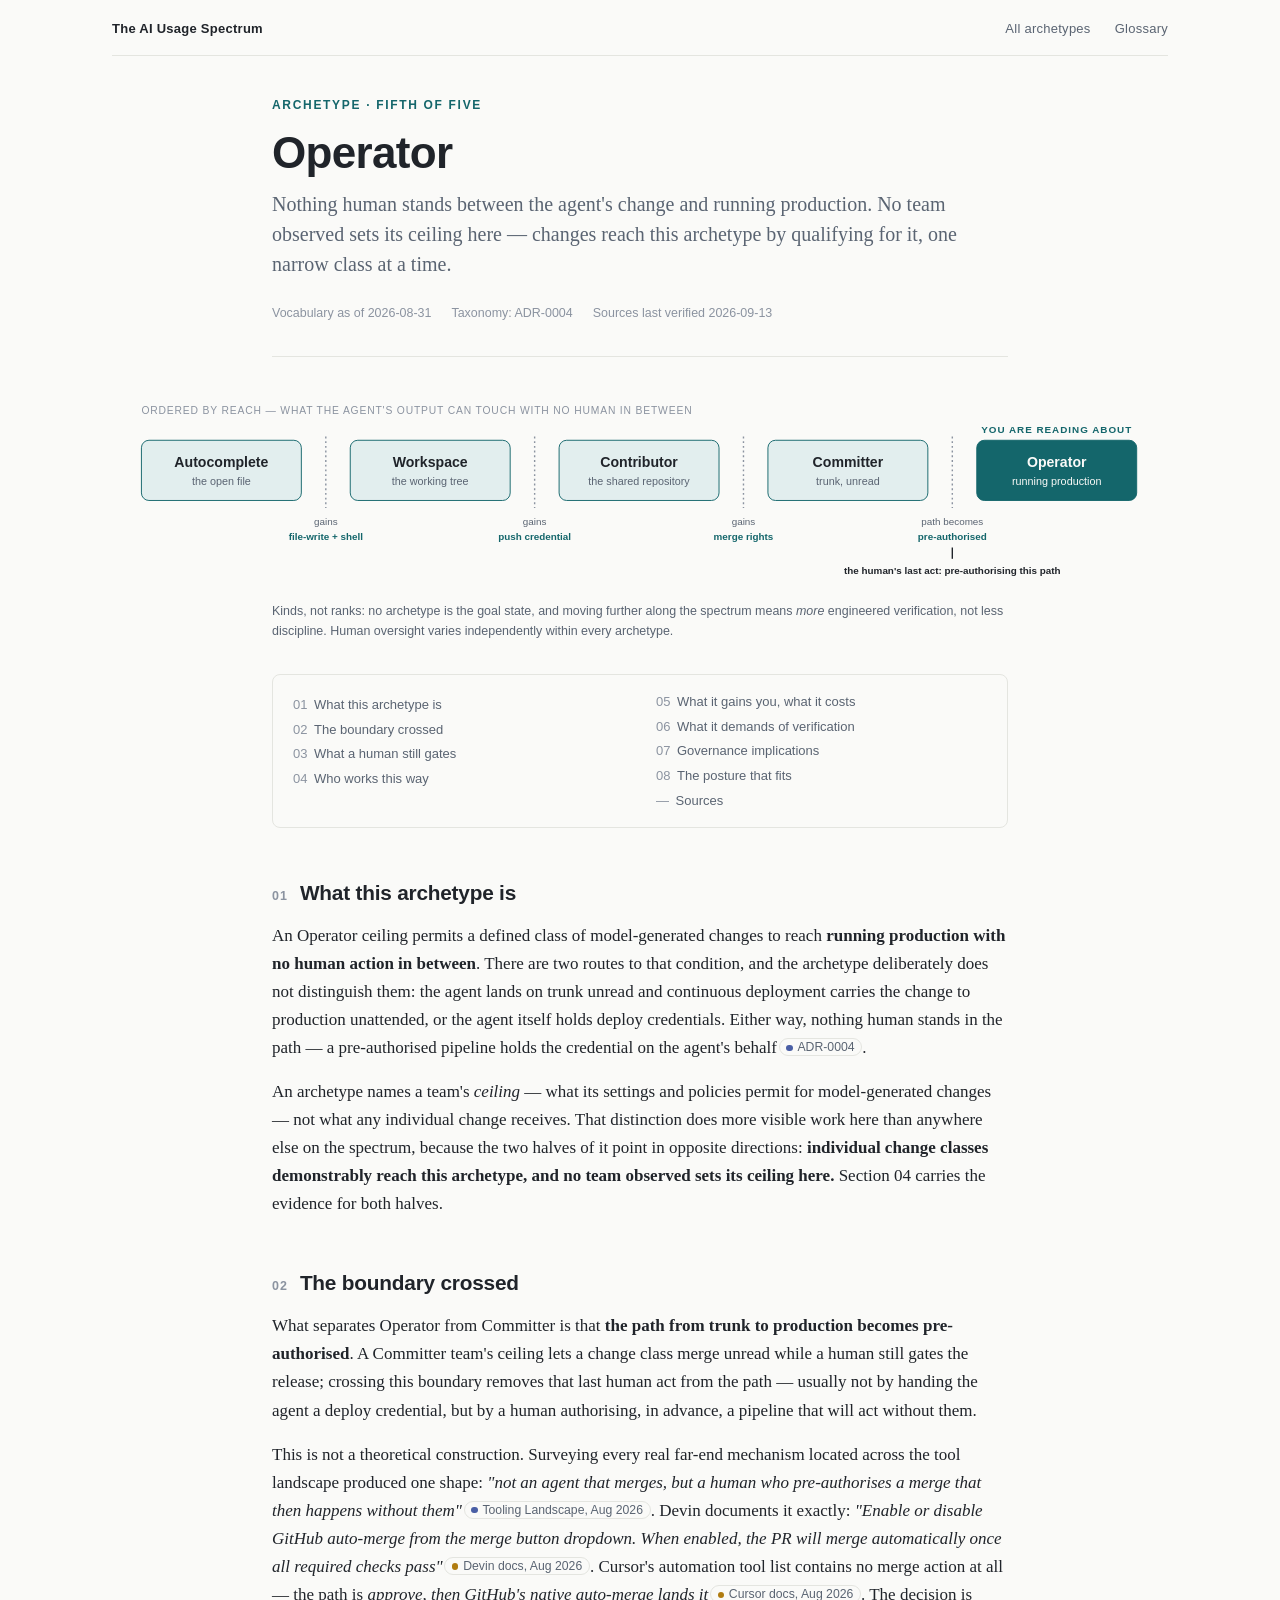
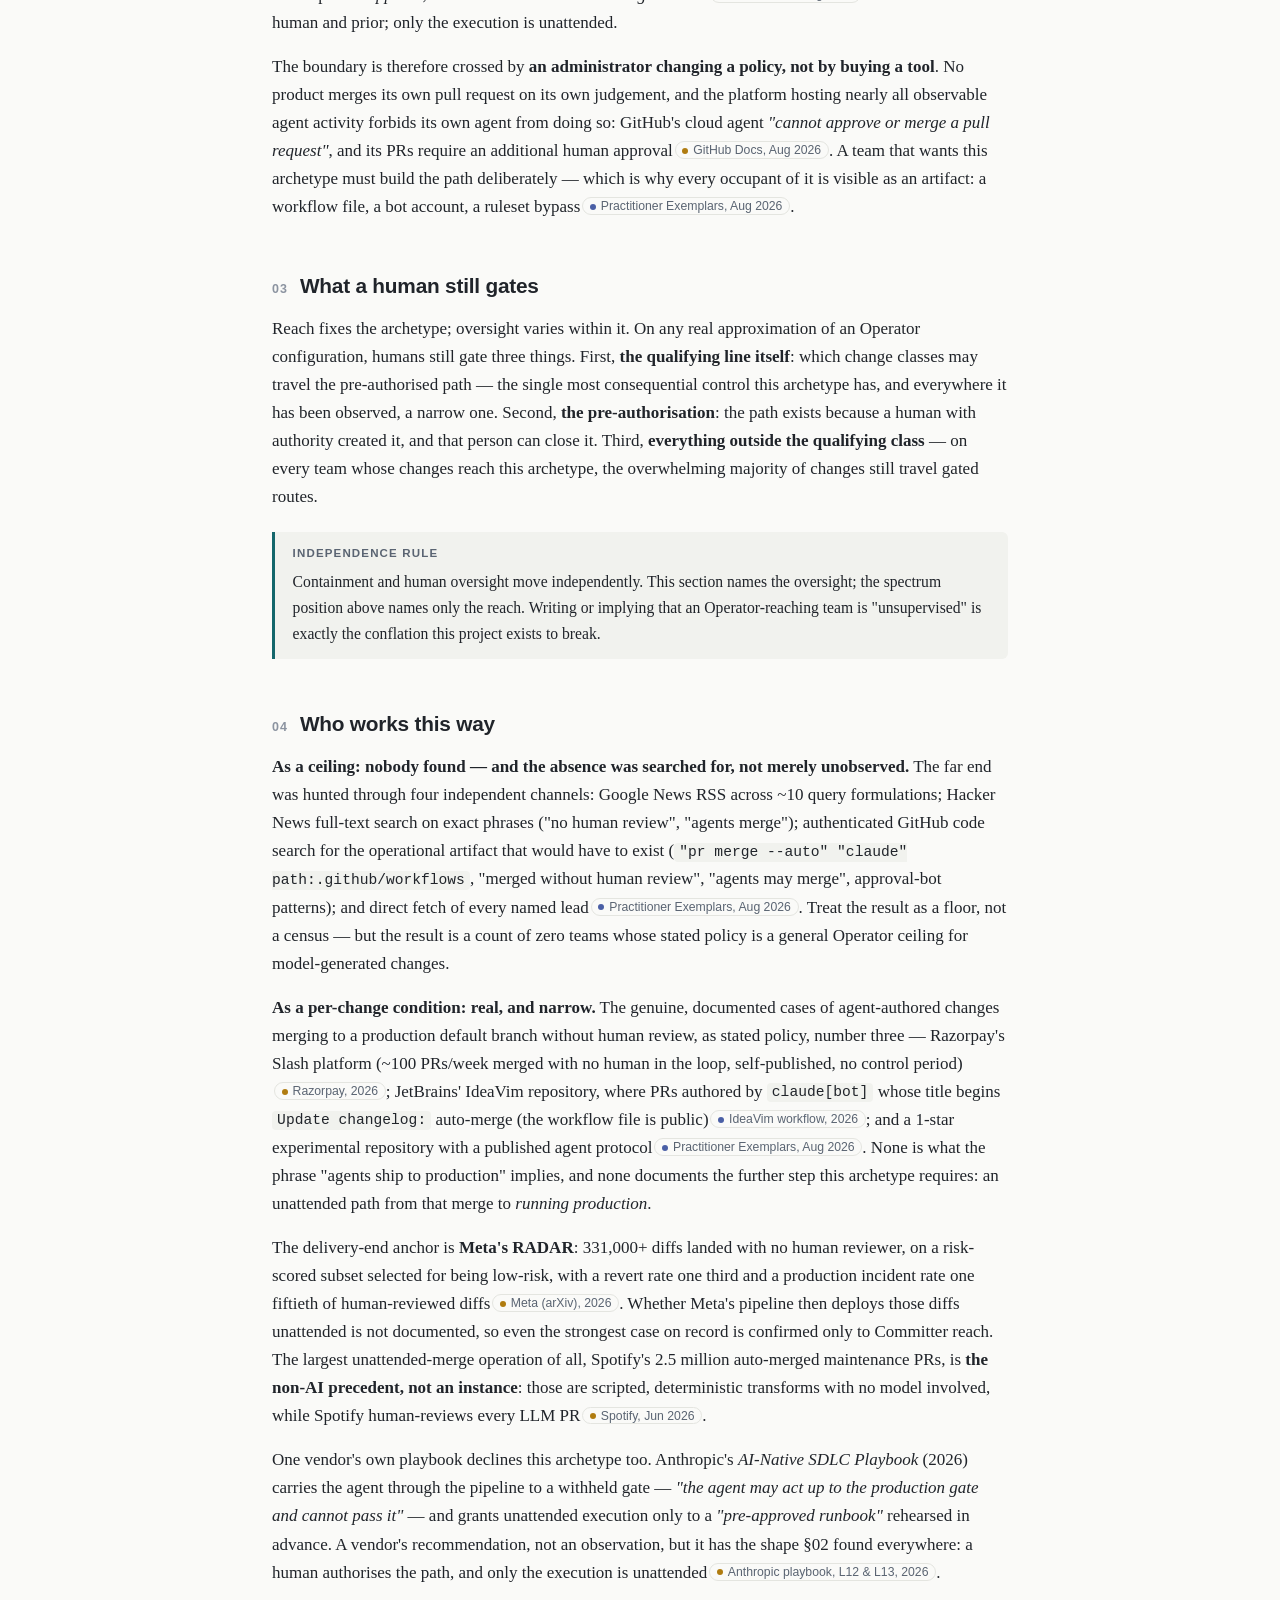
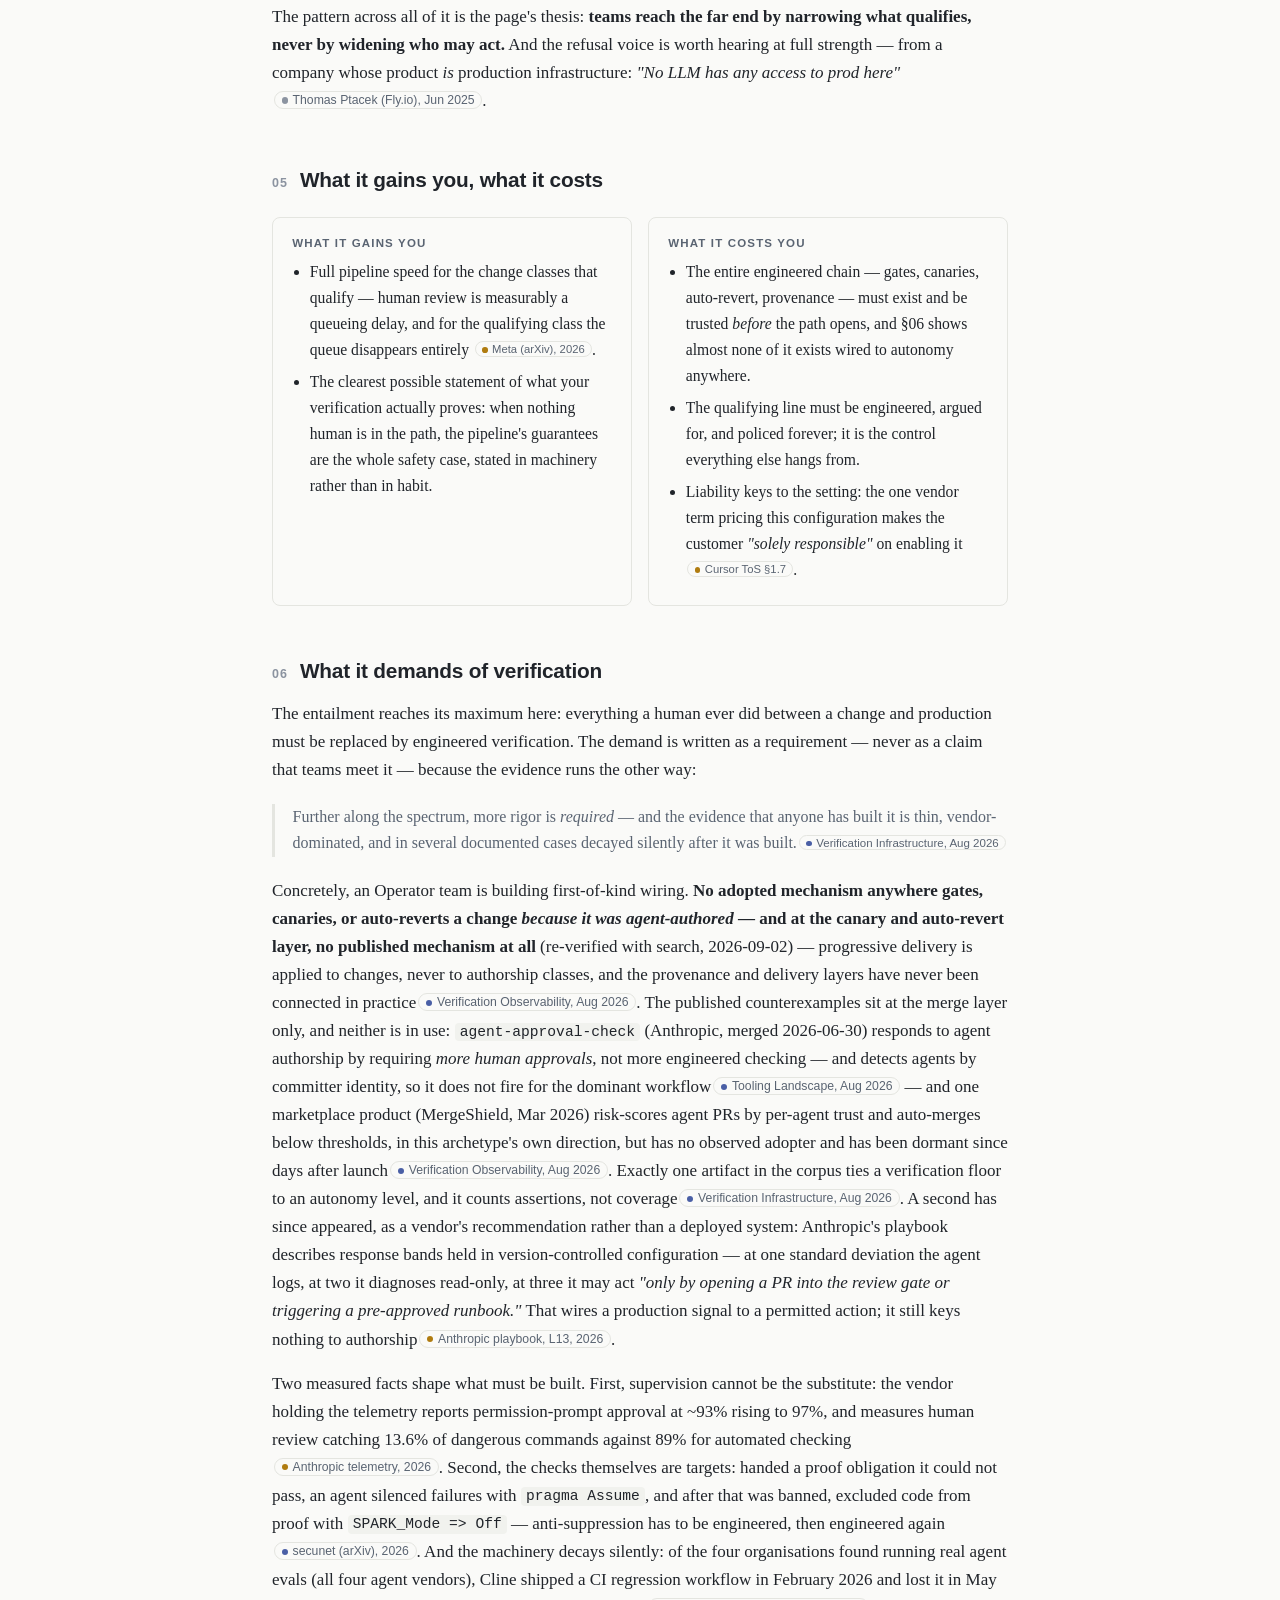
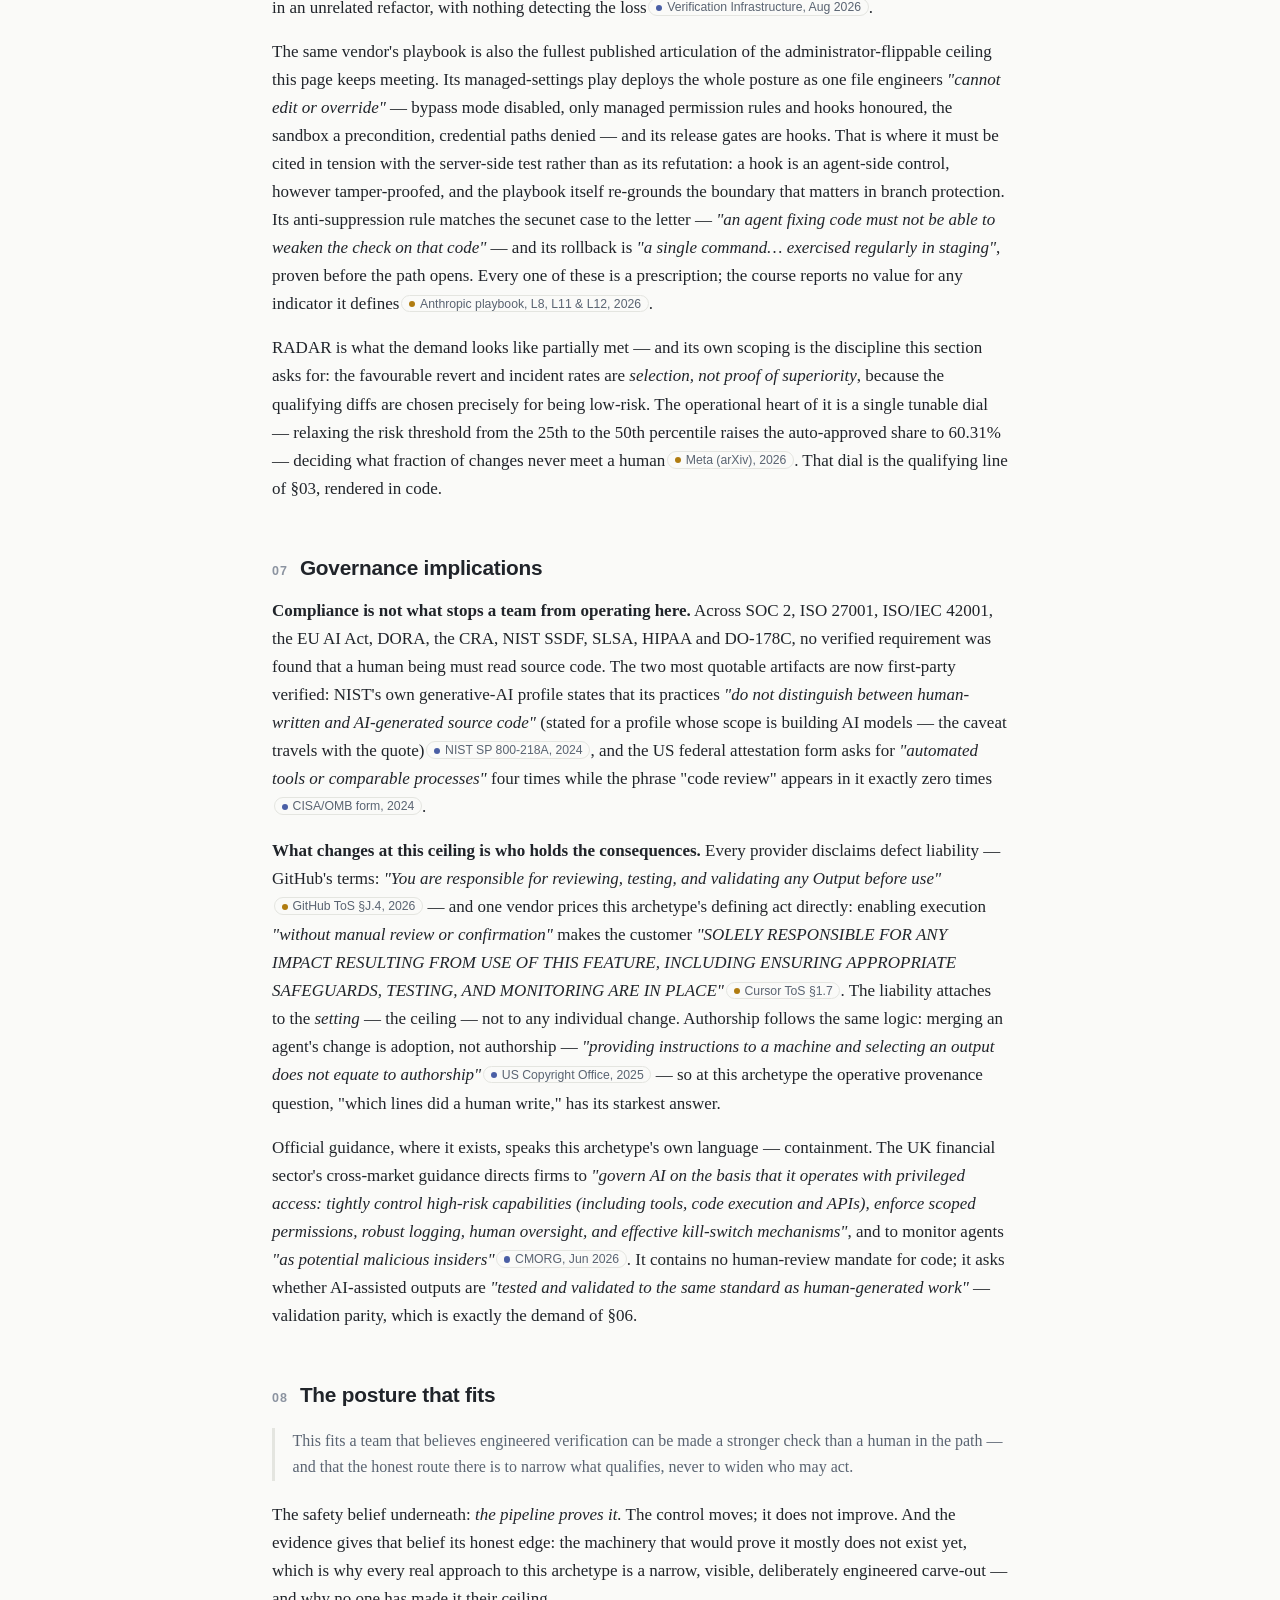
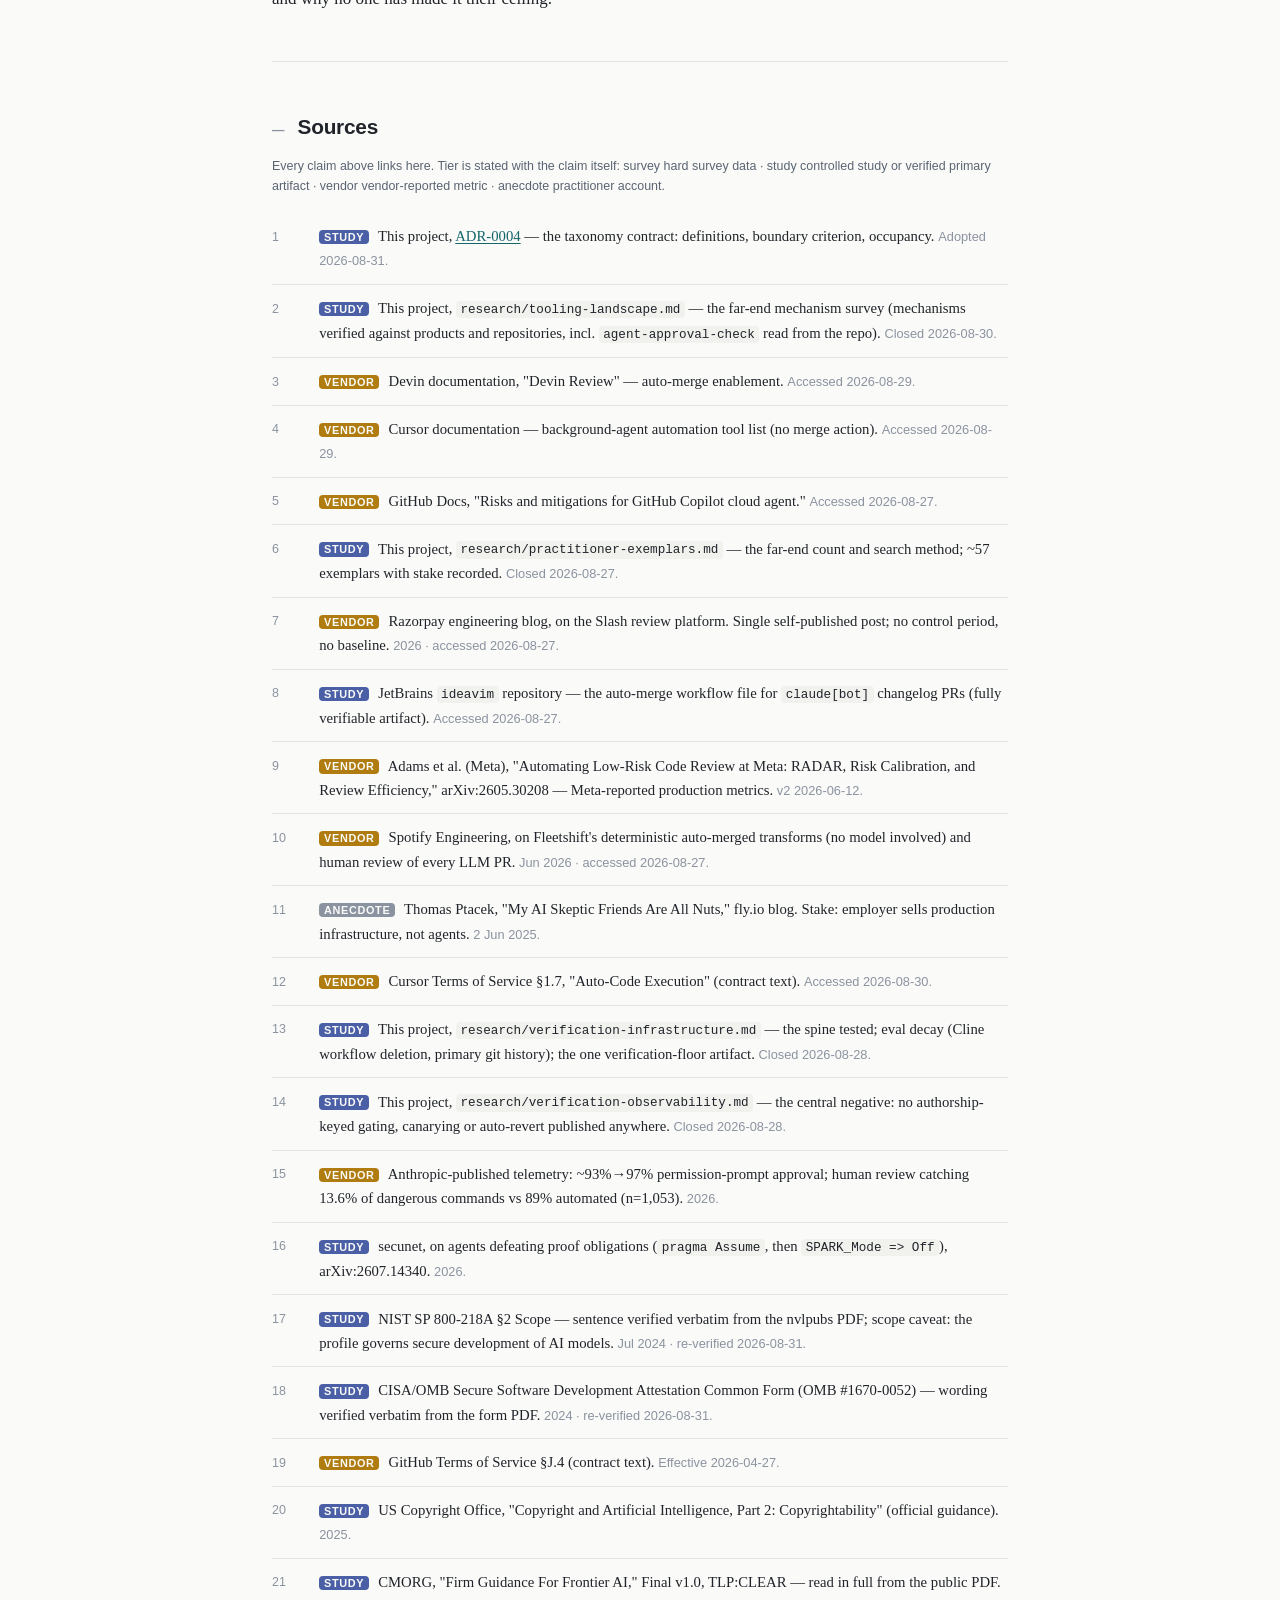
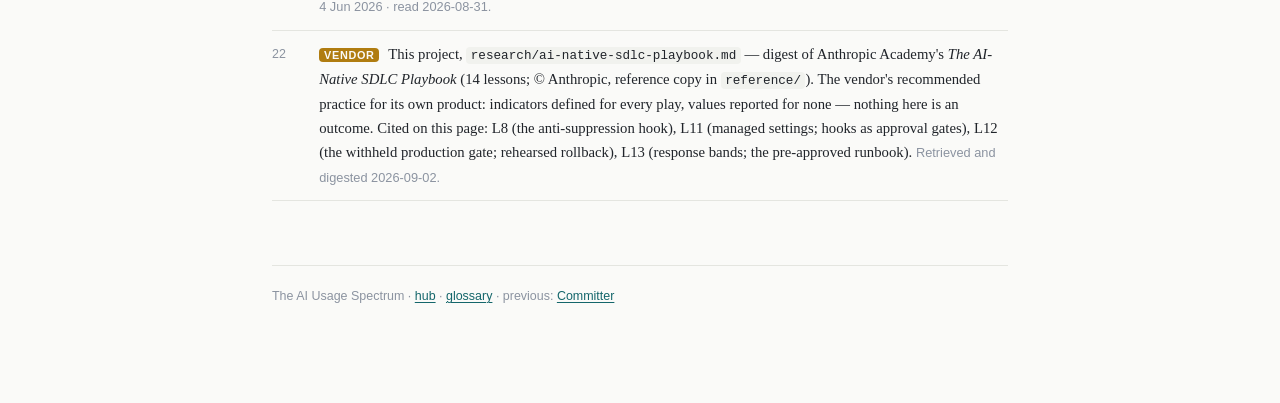
<file: operator.html>
<!doctype html>
<html lang="en">
<head>
<meta charset="utf-8">
<meta name="viewport" content="width=device-width, initial-scale=1">
<title>Operator — The AI Usage Spectrum</title>
<link rel="stylesheet" href="style.css">
</head>
<body>

<nav class="site-nav">
  <a class="wordmark" href="index.html">The AI Usage Spectrum</a>
  <a href="index.html">All archetypes</a>
  <a href="glossary.html">Glossary</a>
</nav>

<div class="page">

  <header>
    <p class="eyebrow">Archetype · fifth of five</p>
    <h1>Operator</h1>
    <p class="standfirst">Nothing human stands between the agent's change and running production.
    No team observed sets its ceiling here — changes reach this archetype by qualifying for it,
    one narrow class at a time.</p>
    <div class="docmeta">
      <span>Vocabulary as of 2026-08-31</span>
      <span>Taxonomy: ADR-0004</span>
      <span>Sources last verified 2026-09-13</span>
    </div>
  </header>

  <!-- ================= spectrum: "you are here" variant ================ -->
  <div class="spectrum-scroll full" role="img"
       aria-label="The five archetypes ordered by reach. Operator is this page's archetype: nothing human stands between the agent's change and running production. The human's last act is pre-authorising the path.">
  <svg class="spectrum" viewBox="0 0 1080 200" xmlns="http://www.w3.org/2000/svg">

    <text class="axis-caption" x="10" y="18">ORDERED BY REACH — WHAT THE AGENT'S OUTPUT CAN TOUCH WITH NO HUMAN IN BETWEEN</text>

    <g class="is-reach">
      <rect class="surface" x="10" y="46" width="170" height="64" rx="8"/>
      <text class="surface-name" x="95" y="74" text-anchor="middle">Autocomplete</text>
      <text class="surface-reach" x="95" y="94" text-anchor="middle">the open file</text>
    </g>

    <line class="gate-line" x1="206" y1="42" x2="206" y2="118"/>
    <text class="gate-label" x="206" y="136" text-anchor="middle">gains</text>
    <text class="gate-gain" x="206" y="152" text-anchor="middle">file-write + shell</text>

    <g class="is-reach">
      <rect class="surface" x="232" y="46" width="170" height="64" rx="8"/>
      <text class="surface-name" x="317" y="74" text-anchor="middle">Workspace</text>
      <text class="surface-reach" x="317" y="94" text-anchor="middle">the working tree</text>
    </g>

    <line class="gate-line" x1="428" y1="42" x2="428" y2="118"/>
    <text class="gate-label" x="428" y="136" text-anchor="middle">gains</text>
    <text class="gate-gain" x="428" y="152" text-anchor="middle">push credential</text>

    <g class="is-reach">
      <rect class="surface" x="454" y="46" width="170" height="64" rx="8"/>
      <text class="surface-name" x="539" y="74" text-anchor="middle">Contributor</text>
      <text class="surface-reach" x="539" y="94" text-anchor="middle">the shared repository</text>
    </g>

    <line class="gate-line" x1="650" y1="42" x2="650" y2="118"/>
    <text class="gate-label" x="650" y="136" text-anchor="middle">gains</text>
    <text class="gate-gain" x="650" y="152" text-anchor="middle">merge rights</text>

    <g class="is-reach">
      <rect class="surface" x="676" y="46" width="170" height="64" rx="8"/>
      <text class="surface-name" x="761" y="74" text-anchor="middle">Committer</text>
      <text class="surface-reach" x="761" y="94" text-anchor="middle">trunk, unread</text>
    </g>

    <!-- gate 4 — the human's last act for this archetype -->
    <line class="gate-line" x1="872" y1="42" x2="872" y2="118"/>
    <text class="gate-label" x="872" y="136" text-anchor="middle">path becomes</text>
    <text class="gate-gain" x="872" y="152" text-anchor="middle">pre-authorised</text>
    <line class="human-mark-line" x1="872" y1="160" x2="872" y2="172"/>
    <text class="human-mark" x="872" y="188" text-anchor="middle">the human's last act: pre-authorising this path</text>

    <!-- cell 5 — THIS PAGE -->
    <g class="is-here">
      <text class="here-flag" x="983" y="38" text-anchor="middle">YOU ARE READING ABOUT</text>
      <rect class="surface" x="898" y="46" width="170" height="64" rx="8"/>
      <text class="surface-name" x="983" y="74" text-anchor="middle">Operator</text>
      <text class="surface-reach" x="983" y="94" text-anchor="middle">running production</text>
    </g>
  </svg>
  </div>
  <p class="spectrum-caption">Kinds, not ranks: no archetype is the goal state, and moving further
  along the spectrum means <em>more</em> engineered verification, not less discipline. Human
  oversight varies independently within every archetype.</p>

  <!-- ============================ contract ============================= -->

  <nav class="toc" aria-label="Sections">
    <ol>
      <li><span class="no">01</span><a href="#what-this-is">What this archetype is</a></li>
      <li><span class="no">02</span><a href="#the-boundary">The boundary crossed</a></li>
      <li><span class="no">03</span><a href="#still-gated">What a human still gates</a></li>
      <li><span class="no">04</span><a href="#who-works-this-way">Who works this way</a></li>
      <li><span class="no">05</span><a href="#gains-and-costs">What it gains you, what it costs</a></li>
      <li><span class="no">06</span><a href="#verification">What it demands of verification</a></li>
      <li><span class="no">07</span><a href="#governance">Governance implications</a></li>
      <li><span class="no">08</span><a href="#posture">The posture that fits</a></li>
      <li><span class="no">—</span><a href="#sources">Sources</a></li>
    </ol>
  </nav>

  <section class="contract" id="what-this-is">
    <h2><span class="no">01</span>What this archetype is</h2>
    <p>An Operator ceiling permits a defined class of model-generated changes to reach <strong>running
    production with no human action in between</strong>. There are two routes to that condition, and
    the archetype deliberately does not distinguish them: the agent lands on trunk unread and
    continuous deployment carries the change to production unattended, or the agent itself holds
    deploy credentials. Either way, nothing human stands in the path — a pre-authorised pipeline
    holds the credential on the agent's behalf<a class="cite" data-tier="study" href="#src-1">ADR-0004</a>.</p>
    <p>An archetype names a team's <em>ceiling</em> — what its settings and policies permit for
    model-generated changes — not what any individual change receives. That distinction does more
    visible work here than anywhere else on the spectrum, because the two halves of it point in
    opposite directions: <strong>individual change classes demonstrably reach this archetype, and no
    team observed sets its ceiling here.</strong> Section 04 carries the evidence for both halves.</p>
  </section>

  <section class="contract" id="the-boundary">
    <h2><span class="no">02</span>The boundary crossed</h2>
    <p>What separates Operator from Committer is that <strong>the path from trunk to production
    becomes pre-authorised</strong>. A Committer team's ceiling lets a change class merge unread while
    a human still gates the release; crossing this boundary removes that last human act from the
    path — usually not by handing the agent a deploy credential, but by a human authorising, in
    advance, a pipeline that will act without them.</p>
    <p>This is not a theoretical construction. Surveying every real far-end mechanism located across
    the tool landscape produced one shape: <em>"not an agent that merges, but a human who
    pre-authorises a merge that then happens without them"</em><a class="cite" data-tier="study" href="#src-2">Tooling Landscape, Aug 2026</a>.
    Devin documents it exactly: <em>"Enable or disable GitHub auto-merge from the merge button
    dropdown. When enabled, the PR will merge automatically once all required checks
    pass"</em><a class="cite" data-tier="vendor" href="#src-3">Devin docs, Aug 2026</a>. Cursor's
    automation tool list contains no merge action at all — the path is <em>approve, then GitHub's
    native auto-merge lands it</em><a class="cite" data-tier="vendor" href="#src-4">Cursor docs, Aug 2026</a>.
    The decision is human and prior; only the execution is unattended.</p>
    <p>The boundary is therefore crossed by <strong>an administrator changing a policy, not by buying
    a tool</strong>. No product merges its own pull request on its own judgement, and the platform
    hosting nearly all observable agent activity forbids its own agent from doing so: GitHub's cloud
    agent <em>"cannot approve or merge a pull request"</em>, and its PRs require an additional human
    approval<a class="cite" data-tier="vendor" href="#src-5">GitHub Docs, Aug 2026</a>. A team that
    wants this archetype must build the path deliberately — which is why every occupant of it is
    visible as an artifact: a workflow file, a bot account, a ruleset bypass<a class="cite" data-tier="study" href="#src-6">Practitioner Exemplars, Aug 2026</a>.</p>
  </section>

  <section class="contract" id="still-gated">
    <h2><span class="no">03</span>What a human still gates</h2>
    <p>Reach fixes the archetype; oversight varies within it. On any real approximation of an
    Operator configuration, humans still gate three things. First, <strong>the qualifying line
    itself</strong>: which change classes may travel the pre-authorised path — the single most
    consequential control this archetype has, and everywhere it has been observed, a narrow one.
    Second, <strong>the pre-authorisation</strong>: the path exists because a human with authority
    created it, and that person can close it. Third, <strong>everything outside the qualifying
    class</strong> — on every team whose changes reach this archetype, the overwhelming majority of
    changes still travel gated routes.</p>
    <div class="note"><span class="label">Independence rule</span>
    <p>Containment and human oversight move independently. This section names the oversight; the
    spectrum position above names only the reach. Writing or implying that an Operator-reaching team
    is "unsupervised" is exactly the conflation this project exists to break.</p></div>
  </section>

  <section class="contract" id="who-works-this-way">
    <h2><span class="no">04</span>Who works this way</h2>
    <p><strong>As a ceiling: nobody found — and the absence was searched for, not merely
    unobserved.</strong> The far end was hunted through four independent channels: Google News RSS
    across ~10 query formulations; Hacker News full-text search on exact phrases ("no human review",
    "agents merge"); authenticated GitHub code search for the operational artifact that would have to
    exist (<code>"pr merge --auto" "claude" path:.github/workflows</code>, "merged without human
    review", "agents may merge", approval-bot patterns); and direct fetch of every named
    lead<a class="cite" data-tier="study" href="#src-6">Practitioner Exemplars, Aug 2026</a>. Treat
    the result as a floor, not a census — but the result is a count of zero teams whose stated policy
    is a general Operator ceiling for model-generated changes.</p>
    <p><strong>As a per-change condition: real, and narrow.</strong> The genuine, documented cases of
    agent-authored changes merging to a production default branch without human review, as stated
    policy, number three — Razorpay's Slash platform (~100 PRs/week merged with no human in the loop,
    self-published, no control period)<a class="cite" data-tier="vendor" href="#src-7">Razorpay, 2026</a>;
    JetBrains' IdeaVim repository, where PRs authored by <code>claude[bot]</code> whose title begins
    <code>Update changelog:</code> auto-merge (the workflow file is public)<a class="cite" data-tier="study" href="#src-8">IdeaVim workflow, 2026</a>;
    and a 1-star experimental repository with a published agent protocol<a class="cite" data-tier="study" href="#src-6">Practitioner Exemplars, Aug 2026</a>.
    None is what the phrase "agents ship to production" implies, and none documents the further step
    this archetype requires: an unattended path from that merge to <em>running production</em>.</p>
    <p>The delivery-end anchor is <strong>Meta's RADAR</strong>: 331,000+ diffs landed with no human
    reviewer, on a risk-scored subset selected for being low-risk, with a revert rate one third and a
    production incident rate one fiftieth of human-reviewed diffs<a class="cite" data-tier="vendor" href="#src-9">Meta (arXiv), 2026</a>.
    Whether Meta's pipeline then deploys those diffs unattended is not documented, so even the
    strongest case on record is confirmed only to Committer reach. The largest unattended-merge
    operation of all, Spotify's 2.5 million auto-merged maintenance PRs, is <strong>the non-AI
    precedent, not an instance</strong>: those are scripted, deterministic transforms with no model
    involved, while Spotify human-reviews every LLM PR<a class="cite" data-tier="vendor" href="#src-10">Spotify, Jun 2026</a>.</p>
    <p>One vendor's own playbook declines this archetype too. Anthropic's <em>AI-Native SDLC
    Playbook</em> (2026) carries the agent through the pipeline to a withheld gate — <em>"the agent
    may act up to the production gate and cannot pass it"</em> — and grants unattended execution
    only to a <em>"pre-approved runbook"</em> rehearsed in advance. A vendor's recommendation, not
    an observation, but it has the shape §02 found everywhere: a human authorises the path, and
    only the execution is
    unattended<a class="cite" data-tier="vendor" href="#src-22">Anthropic playbook, L12 &amp; L13, 2026</a>.</p>
    <p>The pattern across all of it is the page's thesis: <strong>teams reach the far end by
    narrowing what qualifies, never by widening who may act.</strong> And the refusal voice is worth
    hearing at full strength — from a company whose product <em>is</em> production infrastructure:
    <em>"No LLM has any access to prod here"</em><a class="cite" data-tier="anecdote" href="#src-11">Thomas Ptacek (Fly.io), Jun 2025</a>.</p>
  </section>

  <section class="contract" id="gains-and-costs">
    <h2><span class="no">05</span>What it gains you, what it costs</h2>
    <div class="tradeoff">
      <div>
        <span class="label">What it gains you</span>
        <ul>
          <li>Full pipeline speed for the change classes that qualify — human review is measurably a
          queueing delay, and for the qualifying class the queue disappears entirely
          <a class="cite" data-tier="vendor" href="#src-9">Meta (arXiv), 2026</a>.</li>
          <li>The clearest possible statement of what your verification actually proves: when nothing
          human is in the path, the pipeline's guarantees are the whole safety case, stated in
          machinery rather than in habit.</li>
        </ul>
      </div>
      <div>
        <span class="label">What it costs you</span>
        <ul>
          <li>The entire engineered chain — gates, canaries, auto-revert, provenance — must exist and
          be trusted <em>before</em> the path opens, and §06 shows almost none of it exists wired to
          autonomy anywhere.</li>
          <li>The qualifying line must be engineered, argued for, and policed forever; it is the
          control everything else hangs from.</li>
          <li>Liability keys to the setting: the one vendor term pricing this configuration makes the
          customer <em>"solely responsible"</em> on enabling it
          <a class="cite" data-tier="vendor" href="#src-12">Cursor ToS §1.7</a>.</li>
        </ul>
      </div>
    </div>
  </section>

  <section class="contract" id="verification">
    <h2><span class="no">06</span>What it demands of verification</h2>
    <p>The entailment reaches its maximum here: everything a human ever did between a change and
    production must be replaced by engineered verification. The demand is written as a requirement —
    never as a claim that teams meet it — because the evidence runs the other way:</p>
    <blockquote><p>Further along the spectrum, more rigor is <em>required</em> — and the evidence
    that anyone has built it is thin, vendor-dominated, and in several documented cases decayed
    silently after it was built.<a class="cite" data-tier="study" href="#src-13">Verification Infrastructure, Aug 2026</a></p></blockquote>
    <p>Concretely, an Operator team is building first-of-kind wiring. <strong>No adopted mechanism
    anywhere gates, canaries, or auto-reverts a change <em>because it was agent-authored</em> — and
    at the canary and auto-revert layer, no published mechanism at all</strong> (re-verified with
    search, 2026-09-02) — progressive delivery is applied to changes, never to authorship classes,
    and the provenance and delivery layers have never been connected in
    practice<a class="cite" data-tier="study" href="#src-14">Verification Observability, Aug 2026</a>.
    The published counterexamples sit at the merge layer only, and neither is in use:
    <code>agent-approval-check</code> (Anthropic, merged 2026-06-30) responds to agent authorship by
    requiring <em>more human approvals</em>, not more engineered checking — and detects agents by
    committer identity, so it does not fire for the dominant
    workflow<a class="cite" data-tier="study" href="#src-2">Tooling Landscape, Aug 2026</a> — and
    one marketplace product (MergeShield, Mar 2026) risk-scores agent PRs by per-agent trust and
    auto-merges below thresholds, in this archetype's own direction, but has no observed adopter
    and has been dormant since days after
    launch<a class="cite" data-tier="study" href="#src-14">Verification Observability, Aug 2026</a>.
    Exactly one artifact in the corpus ties a verification floor to an autonomy level, and it counts
    assertions, not coverage<a class="cite" data-tier="study" href="#src-13">Verification Infrastructure, Aug 2026</a>.
    A second has since appeared, as a vendor's recommendation rather than a deployed system:
    Anthropic's playbook describes response bands held in version-controlled configuration — at
    one standard deviation the agent logs, at two it diagnoses read-only, at three it may act
    <em>"only by opening a PR into the review gate or triggering a pre-approved runbook."</em> That
    wires a production signal to a permitted action; it still keys nothing to
    authorship<a class="cite" data-tier="vendor" href="#src-22">Anthropic playbook, L13, 2026</a>.</p>
    <p>Two measured facts shape what must be built. First, supervision cannot be the substitute:
    the vendor holding the telemetry reports permission-prompt approval at ~93% rising to 97%, and
    measures human review catching 13.6% of dangerous commands against 89% for automated
    checking<a class="cite" data-tier="vendor" href="#src-15">Anthropic telemetry, 2026</a>. Second,
    the checks themselves are targets: handed a proof obligation it could not pass, an agent
    silenced failures with <code>pragma Assume</code>, and after that was banned, excluded code from
    proof with <code>SPARK_Mode =&gt; Off</code> — anti-suppression has to be engineered, then
    engineered again<a class="cite" data-tier="study" href="#src-16">secunet (arXiv), 2026</a>.
    And the machinery decays silently: of the four organisations found running real agent evals (all
    four agent vendors), Cline shipped a CI regression workflow in February 2026 and lost it in May
    in an unrelated refactor, with nothing detecting the loss<a class="cite" data-tier="study" href="#src-13">Verification Infrastructure, Aug 2026</a>.</p>
    <p>The same vendor's playbook is also the fullest published articulation of the
    administrator-flippable ceiling this page keeps meeting. Its managed-settings play deploys the
    whole posture as one file engineers <em>"cannot edit or override"</em> — bypass mode disabled,
    only managed permission rules and hooks honoured, the sandbox a precondition, credential paths
    denied — and its release gates are hooks. That is where it must be cited in tension with the
    server-side test rather than as its refutation: a hook is an agent-side control, however
    tamper-proofed, and the playbook itself re-grounds the boundary that matters in branch
    protection. Its anti-suppression rule matches the secunet case to the letter — <em>"an agent
    fixing code must not be able to weaken the check on that code"</em> — and its rollback is
    <em>"a single command… exercised regularly in staging"</em>, proven before the path opens.
    Every one of these is a prescription; the course reports no value for any indicator it
    defines<a class="cite" data-tier="vendor" href="#src-22">Anthropic playbook, L8, L11 &amp; L12, 2026</a>.</p>
    <p>RADAR is what the demand looks like partially met — and its own scoping is the discipline this
    section asks for: the favourable revert and incident rates are <em>selection, not proof of
    superiority</em>, because the qualifying diffs are chosen precisely for being low-risk. The
    operational heart of it is a single tunable dial — relaxing the risk threshold from the 25th to
    the 50th percentile raises the auto-approved share to 60.31% — deciding what fraction of changes
    never meet a human<a class="cite" data-tier="vendor" href="#src-9">Meta (arXiv), 2026</a>. That
    dial is the qualifying line of §03, rendered in code.</p>
  </section>

  <section class="contract" id="governance">
    <h2><span class="no">07</span>Governance implications</h2>
    <p><strong>Compliance is not what stops a team from operating here.</strong> Across SOC 2,
    ISO 27001, ISO/IEC 42001, the EU AI Act, DORA, the CRA, NIST SSDF, SLSA, HIPAA and DO-178C, no
    verified requirement was found that a human being must read source code. The two most quotable
    artifacts are now first-party verified: NIST's own generative-AI profile states that its
    practices <em>"do not distinguish between human-written and AI-generated source code"</em>
    (stated for a profile whose scope is building AI models — the caveat travels with the
    quote)<a class="cite" data-tier="study" href="#src-17">NIST SP 800-218A, 2024</a>, and the
    US federal attestation form asks for <em>"automated tools or comparable processes"</em> four
    times while the phrase "code review" appears in it exactly zero times<a class="cite" data-tier="study" href="#src-18">CISA/OMB form, 2024</a>.</p>
    <p><strong>What changes at this ceiling is who holds the consequences.</strong> Every provider
    disclaims defect liability — GitHub's terms: <em>"You are responsible for reviewing, testing,
    and validating any Output before use"</em><a class="cite" data-tier="vendor" href="#src-19">GitHub ToS §J.4, 2026</a> —
    and one vendor prices this archetype's defining act directly: enabling execution <em>"without
    manual review or confirmation"</em> makes the customer <em>"SOLELY RESPONSIBLE FOR ANY IMPACT
    RESULTING FROM USE OF THIS FEATURE, INCLUDING ENSURING APPROPRIATE SAFEGUARDS, TESTING, AND
    MONITORING ARE IN PLACE"</em><a class="cite" data-tier="vendor" href="#src-12">Cursor ToS §1.7</a>.
    The liability attaches to the <em>setting</em> — the ceiling — not to any individual change.
    Authorship follows the same logic: merging an agent's change is adoption, not authorship —
    <em>"providing instructions to a machine and selecting an output does not equate to
    authorship"</em><a class="cite" data-tier="study" href="#src-20">US Copyright Office, 2025</a> —
    so at this archetype the operative provenance question, "which lines did a human write," has its
    starkest answer.</p>
    <p>Official guidance, where it exists, speaks this archetype's own language — containment. The
    UK financial sector's cross-market guidance directs firms to <em>"govern AI on the basis that it
    operates with privileged access: tightly control high-risk capabilities (including tools, code
    execution and APIs), enforce scoped permissions, robust logging, human oversight, and effective
    kill-switch mechanisms"</em>, and to monitor agents <em>"as potential malicious
    insiders"</em><a class="cite" data-tier="study" href="#src-21">CMORG, Jun 2026</a>. It contains
    no human-review mandate for code; it asks whether AI-assisted outputs are <em>"tested and
    validated to the same standard as human-generated work"</em> — validation parity, which is
    exactly the demand of §06.</p>
  </section>

  <section class="contract" id="posture">
    <h2><span class="no">08</span>The posture that fits</h2>
    <blockquote><p>This fits a team that believes engineered verification can be made a stronger
    check than a human in the path — and that the honest route there is to narrow what qualifies,
    never to widen who may act.</p></blockquote>
    <p>The safety belief underneath: <em>the pipeline proves it.</em> The control moves; it does not
    improve. And the evidence gives that belief its honest edge: the machinery that would prove it
    mostly does not exist yet, which is why every real approach to this archetype is a narrow,
    visible, deliberately engineered carve-out — and why no one has made it their ceiling.</p>
  </section>

  <hr>

  <section class="contract" id="sources">
    <h2><span class="no">—</span>Sources</h2>
    <p class="spectrum-caption" style="margin:0 0 1rem">Every claim above links here. Tier is stated
    with the claim itself: <span class="tier" data-tier="survey">survey</span> hard survey data ·
    <span class="tier" data-tier="study">study</span> controlled study or verified primary artifact ·
    <span class="tier" data-tier="vendor">vendor</span> vendor-reported metric ·
    <span class="tier" data-tier="anecdote">anecdote</span> practitioner account.</p>
    <ol class="sources">
      <li id="src-1"><span><span class="tier" data-tier="study">study</span>
        This project, <a href="docs/adr/0004-adopt-five-archetypes.md">ADR-0004</a> — the taxonomy
        contract: definitions, boundary criterion, occupancy.
        <span class="when">Adopted 2026-08-31.</span></span></li>
      <li id="src-2"><span><span class="tier" data-tier="study">study</span>
        This project, <code>research/tooling-landscape.md</code> — the far-end mechanism survey
        (mechanisms verified against products and repositories, incl. <code>agent-approval-check</code>
        read from the repo).
        <span class="when">Closed 2026-08-30.</span></span></li>
      <li id="src-3"><span><span class="tier" data-tier="vendor">vendor</span>
        Devin documentation, "Devin Review" — auto-merge enablement.
        <span class="when">Accessed 2026-08-29.</span></span></li>
      <li id="src-4"><span><span class="tier" data-tier="vendor">vendor</span>
        Cursor documentation — background-agent automation tool list (no merge action).
        <span class="when">Accessed 2026-08-29.</span></span></li>
      <li id="src-5"><span><span class="tier" data-tier="vendor">vendor</span>
        GitHub Docs, "Risks and mitigations for GitHub Copilot cloud agent."
        <span class="when">Accessed 2026-08-27.</span></span></li>
      <li id="src-6"><span><span class="tier" data-tier="study">study</span>
        This project, <code>research/practitioner-exemplars.md</code> — the far-end count and search
        method; ~57 exemplars with stake recorded.
        <span class="when">Closed 2026-08-27.</span></span></li>
      <li id="src-7"><span><span class="tier" data-tier="vendor">vendor</span>
        Razorpay engineering blog, on the Slash review platform. Single self-published post; no
        control period, no baseline.
        <span class="when">2026 · accessed 2026-08-27.</span></span></li>
      <li id="src-8"><span><span class="tier" data-tier="study">study</span>
        JetBrains <code>ideavim</code> repository — the auto-merge workflow file for
        <code>claude[bot]</code> changelog PRs (fully verifiable artifact).
        <span class="when">Accessed 2026-08-27.</span></span></li>
      <li id="src-9"><span><span class="tier" data-tier="vendor">vendor</span>
        Adams et al. (Meta), "Automating Low-Risk Code Review at Meta: RADAR, Risk Calibration, and
        Review Efficiency," arXiv:2605.30208 — Meta-reported production metrics.
        <span class="when">v2 2026-06-12.</span></span></li>
      <li id="src-10"><span><span class="tier" data-tier="vendor">vendor</span>
        Spotify Engineering, on Fleetshift's deterministic auto-merged transforms (no model
        involved) and human review of every LLM PR.
        <span class="when">Jun 2026 · accessed 2026-08-27.</span></span></li>
      <li id="src-11"><span><span class="tier" data-tier="anecdote">anecdote</span>
        Thomas Ptacek, "My AI Skeptic Friends Are All Nuts," fly.io blog. Stake: employer sells
        production infrastructure, not agents.
        <span class="when">2 Jun 2025.</span></span></li>
      <li id="src-12"><span><span class="tier" data-tier="vendor">vendor</span>
        Cursor Terms of Service §1.7, "Auto-Code Execution" (contract text).
        <span class="when">Accessed 2026-08-30.</span></span></li>
      <li id="src-13"><span><span class="tier" data-tier="study">study</span>
        This project, <code>research/verification-infrastructure.md</code> — the spine tested;
        eval decay (Cline workflow deletion, primary git history); the one verification-floor
        artifact.
        <span class="when">Closed 2026-08-28.</span></span></li>
      <li id="src-14"><span><span class="tier" data-tier="study">study</span>
        This project, <code>research/verification-observability.md</code> — the central negative:
        no authorship-keyed gating, canarying or auto-revert published anywhere.
        <span class="when">Closed 2026-08-28.</span></span></li>
      <li id="src-15"><span><span class="tier" data-tier="vendor">vendor</span>
        Anthropic-published telemetry: ~93%→97% permission-prompt approval; human review catching
        13.6% of dangerous commands vs 89% automated (n=1,053).
        <span class="when">2026.</span></span></li>
      <li id="src-16"><span><span class="tier" data-tier="study">study</span>
        secunet, on agents defeating proof obligations (<code>pragma Assume</code>, then
        <code>SPARK_Mode =&gt; Off</code>), arXiv:2607.14340.
        <span class="when">2026.</span></span></li>
      <li id="src-17"><span><span class="tier" data-tier="study">study</span>
        NIST SP 800-218A §2 Scope — sentence verified verbatim from the nvlpubs PDF; scope caveat:
        the profile governs secure development of AI models.
        <span class="when">Jul 2024 · re-verified 2026-08-31.</span></span></li>
      <li id="src-18"><span><span class="tier" data-tier="study">study</span>
        CISA/OMB Secure Software Development Attestation Common Form (OMB #1670-0052) — wording
        verified verbatim from the form PDF.
        <span class="when">2024 · re-verified 2026-08-31.</span></span></li>
      <li id="src-19"><span><span class="tier" data-tier="vendor">vendor</span>
        GitHub Terms of Service §J.4 (contract text).
        <span class="when">Effective 2026-04-27.</span></span></li>
      <li id="src-20"><span><span class="tier" data-tier="study">study</span>
        US Copyright Office, "Copyright and Artificial Intelligence, Part 2: Copyrightability"
        (official guidance).
        <span class="when">2025.</span></span></li>
      <li id="src-21"><span><span class="tier" data-tier="study">study</span>
        CMORG, "Firm Guidance For Frontier AI," Final v1.0, TLP:CLEAR — read in full from the
        public PDF.
        <span class="when">4 Jun 2026 · read 2026-08-31.</span></span></li>
      <li id="src-22"><span><span class="tier" data-tier="vendor">vendor</span>
        This project, <code>research/ai-native-sdlc-playbook.md</code> — digest of Anthropic
        Academy's <em>The AI-Native SDLC Playbook</em> (14 lessons; © Anthropic, reference copy in
        <code>reference/</code>). The vendor's recommended practice for its own product: indicators
        defined for every play, values reported for none — nothing here is an outcome. Cited on
        this page: L8 (the anti-suppression hook), L11 (managed settings; hooks as approval gates),
        L12 (the withheld production gate; rehearsed rollback), L13 (response bands; the
        pre-approved runbook).
        <span class="when">Retrieved and digested 2026-09-02.</span></span></li>
    </ol>
  </section>

  <footer class="site-footer">
    <p>The AI Usage Spectrum · <a href="index.html">hub</a> · <a href="glossary.html">glossary</a> ·
    previous: <a href="committer.html">Committer</a></p>
  </footer>

</div>
</body>
</html>
</file>
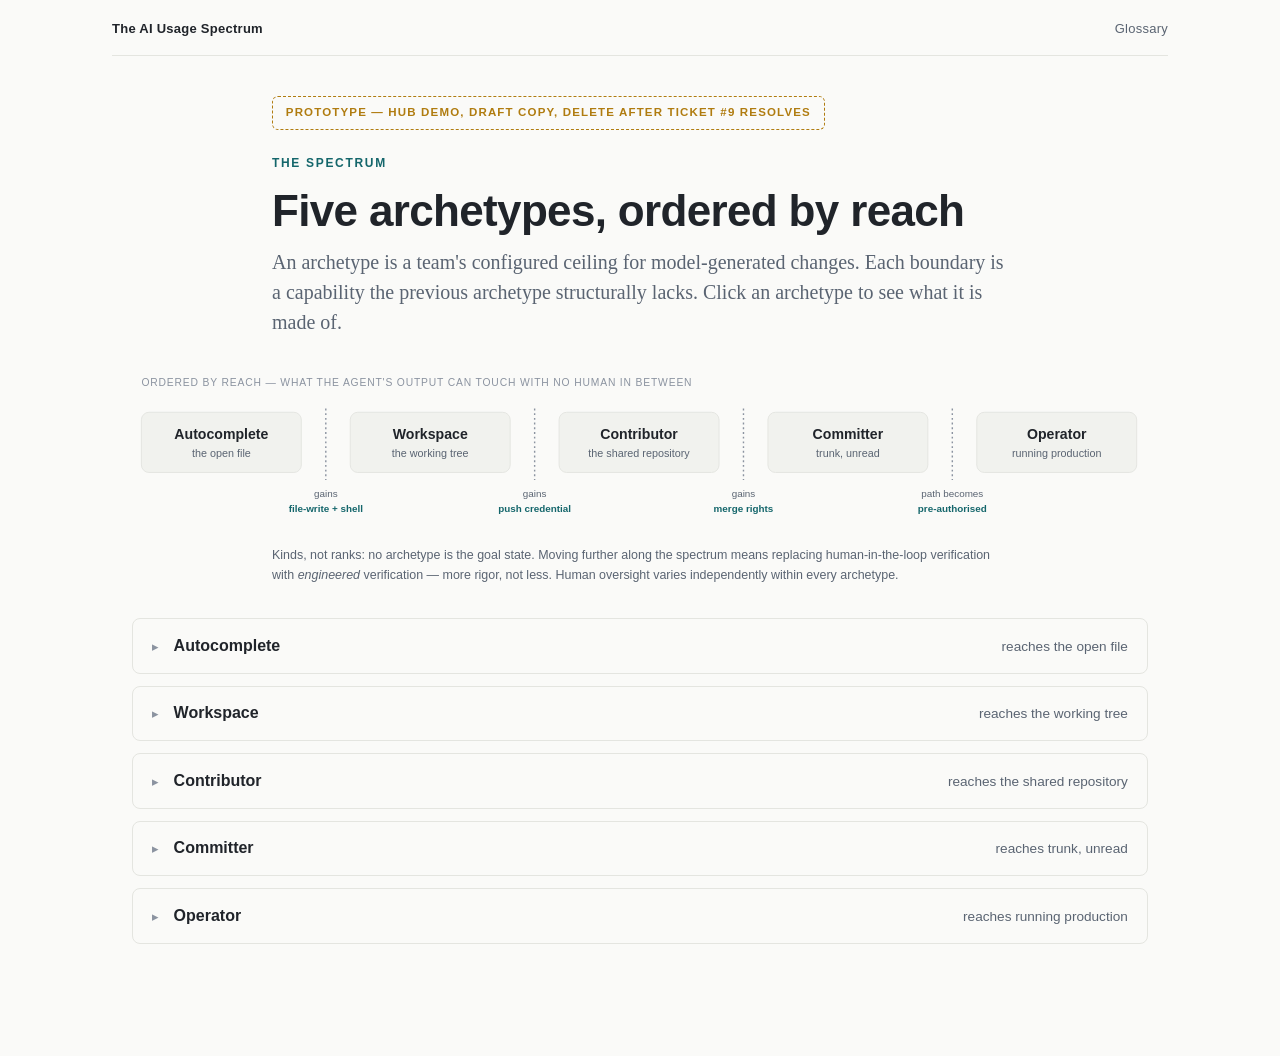
<file: prototype-hub-visual.html>
<!doctype html>
<!-- PROTOTYPE — throwaway demo of the hub-page spectrum visual + expandable
     archetype cards (ticket #9). The real home of this markup is index.html
     when the hub is written; card copy here is DRAFT and is finalised by the
     archetype writing tickets. Keep the answer, delete this file. -->
<html lang="en">
<head>
<meta charset="utf-8">
<meta name="viewport" content="width=device-width, initial-scale=1">
<title>PROTOTYPE — hub spectrum visual</title>
<link rel="stylesheet" href="style.css">
</head>
<body>

<nav class="site-nav">
  <a class="wordmark" href="index.html">The AI Usage Spectrum</a>
  <a href="glossary.html">Glossary</a>
</nav>

<div class="page">
  <header>
    <p class="specimen-badge">Prototype — hub demo, draft copy, delete after ticket #9 resolves</p>
    <p class="eyebrow">The spectrum</p>
    <h1>Five archetypes, ordered by reach</h1>
    <p class="standfirst">An archetype is a team's configured ceiling for model-generated changes.
    Each boundary is a capability the previous archetype structurally lacks. Click an archetype to
    see what it is made of.</p>
  </header>

  <div class="spectrum-scroll full">
  <svg class="spectrum" viewBox="0 0 1080 170" xmlns="http://www.w3.org/2000/svg"
       aria-label="The five archetypes: Autocomplete reaches the open file; gaining file-write and shell tools makes Workspace, reaching the working tree; gaining a push credential makes Contributor, reaching the shared repository; gaining merge rights makes Committer, reaching trunk unread; a pre-authorised path makes Operator, reaching running production. Each archetype links to its summary card below.">

    <text class="axis-caption" x="10" y="18">ORDERED BY REACH — WHAT THE AGENT'S OUTPUT CAN TOUCH WITH NO HUMAN IN BETWEEN</text>

    <a href="#a-autocomplete" aria-label="Autocomplete — expand summary">
      <rect class="surface" x="10" y="46" width="170" height="64" rx="8"/>
      <text class="surface-name" x="95" y="74" text-anchor="middle">Autocomplete</text>
      <text class="surface-reach" x="95" y="94" text-anchor="middle">the open file</text>
    </a>

    <line class="gate-line" x1="206" y1="42" x2="206" y2="118"/>
    <text class="gate-label" x="206" y="136" text-anchor="middle">gains</text>
    <text class="gate-gain" x="206" y="152" text-anchor="middle">file-write + shell</text>

    <a href="#a-workspace" aria-label="Workspace — expand summary">
      <rect class="surface" x="232" y="46" width="170" height="64" rx="8"/>
      <text class="surface-name" x="317" y="74" text-anchor="middle">Workspace</text>
      <text class="surface-reach" x="317" y="94" text-anchor="middle">the working tree</text>
    </a>

    <line class="gate-line" x1="428" y1="42" x2="428" y2="118"/>
    <text class="gate-label" x="428" y="136" text-anchor="middle">gains</text>
    <text class="gate-gain" x="428" y="152" text-anchor="middle">push credential</text>

    <a href="#a-contributor" aria-label="Contributor — expand summary">
      <rect class="surface" x="454" y="46" width="170" height="64" rx="8"/>
      <text class="surface-name" x="539" y="74" text-anchor="middle">Contributor</text>
      <text class="surface-reach" x="539" y="94" text-anchor="middle">the shared repository</text>
    </a>

    <line class="gate-line" x1="650" y1="42" x2="650" y2="118"/>
    <text class="gate-label" x="650" y="136" text-anchor="middle">gains</text>
    <text class="gate-gain" x="650" y="152" text-anchor="middle">merge rights</text>

    <a href="#a-committer" aria-label="Committer — expand summary">
      <rect class="surface" x="676" y="46" width="170" height="64" rx="8"/>
      <text class="surface-name" x="761" y="74" text-anchor="middle">Committer</text>
      <text class="surface-reach" x="761" y="94" text-anchor="middle">trunk, unread</text>
    </a>

    <line class="gate-line" x1="872" y1="42" x2="872" y2="118"/>
    <text class="gate-label" x="872" y="136" text-anchor="middle">path becomes</text>
    <text class="gate-gain" x="872" y="152" text-anchor="middle">pre-authorised</text>

    <a href="#a-operator" aria-label="Operator — expand summary">
      <rect class="surface" x="898" y="46" width="170" height="64" rx="8"/>
      <text class="surface-name" x="983" y="74" text-anchor="middle">Operator</text>
      <text class="surface-reach" x="983" y="94" text-anchor="middle">running production</text>
    </a>
  </svg>
  </div>
  <p class="spectrum-caption">Kinds, not ranks: no archetype is the goal state. Moving further
  along the spectrum means replacing human-in-the-loop verification with <em>engineered</em>
  verification — more rigor, not less. Human oversight varies independently within every
  archetype.</p>

  <!-- ===================== expandable archetype cards ===================== -->

  <div class="arch-cards">

    <details class="arch-card" id="a-autocomplete">
      <summary><span class="chev">▸</span><span class="name">Autocomplete</span>
        <span class="reach">reaches the open file</span></summary>
      <div class="body">
        <dl class="facts">
          <dt>Made of</dt><dd>no tool surface — the model proposes into the open file and a human accepts every edit</dd>
          <dt>Demands first</dt><dd>nothing new — the existing review process carries all the weight it always did</dd>
        </dl>
        <div class="tradeoff">
          <div><span class="label">What it gains you</span><ul>
            <li>Every line is read by the person shipping it.</li>
            <li>No new verification or governance surface at all.</li>
          </ul></div>
          <div><span class="label">What it costs you</span><ul>
            <li>Human attention is the throughput ceiling.</li>
            <li>None of the review burden is relieved.</li>
          </ul></div>
        </div>
        <p class="fits">Fits a team that believes reading every line is non-negotiable, and that
        anything reducing what a human reads costs more than it saves.</p>
        <a class="more" href="#">Read the full document →</a>
      </div>
    </details>

    <details class="arch-card" id="a-workspace">
      <summary><span class="chev">▸</span><span class="name">Workspace</span>
        <span class="reach">reaches the working tree</span></summary>
      <div class="body">
        <dl class="facts">
          <dt>Made of</dt><dd>file-write and shell tool surfaces, no push credential — the agent acts across the working tree, locally</dd>
          <dt>Demands first</dt><dd>containment: a sandbox or container, an egress allowlist, least-privilege tool scopes</dd>
        </dl>
        <div class="tradeoff">
          <div><span class="label">What it gains you</span><ul>
            <li>Real multi-file work happens without a human approving each step.</li>
            <li>Blast radius is bounded by the machine, whoever is watching.</li>
          </ul></div>
          <div><span class="label">What it costs you</span><ul>
            <li>Containment becomes load-bearing and must be engineered.</li>
            <li>The review burden arrives all at once, at push time.</li>
          </ul></div>
        </div>
        <p class="fits">Fits a team that believes risk is bounded by what the agent can reach, not
        by who is watching it.</p>
        <a class="more" href="#">Read the full document →</a>
      </div>
    </details>

    <details class="arch-card" id="a-contributor">
      <summary><span class="chev">▸</span><span class="name">Contributor</span>
        <span class="reach">reaches the shared repository</span></summary>
      <div class="body">
        <dl class="facts">
          <dt>Made of</dt><dd>a push credential — the agent opens pull requests; a human merges every one</dd>
          <dt>Demands first</dt><dd>review hygiene at volume: queue visibility, and honesty about rubber-stamping as approvals accumulate</dd>
        </dl>
        <div class="tradeoff">
          <div><span class="label">What it gains you</span><ul>
            <li>The agent works end to end; everything still passes a human gate.</li>
            <li>Agent work comes through the same front door as anyone else's.</li>
          </ul></div>
          <div><span class="label">What it costs you</span><ul>
            <li>The review queue becomes the bottleneck.</li>
            <li>Reviewer attention degrades exactly as volume grows.</li>
          </ul></div>
        </div>
        <p class="fits">Fits a team that believes review is the load-bearing control and should
        stay human — and that an agent's work should come through the same front door as anyone
        else's.</p>
        <a class="more" href="#">Read the full document →</a>
      </div>
    </details>

    <details class="arch-card" id="a-committer">
      <summary><span class="chev">▸</span><span class="name">Committer</span>
        <span class="reach">reaches trunk, unread</span></summary>
      <div class="body">
        <dl class="facts">
          <dt>Made of</dt><dd>merge rights for a defined change class — that class reaches trunk with no human reading it; a human gates release</dd>
          <dt>Demands first</dt><dd>the qualifying gate itself: a mechanical definition of which changes may merge unread, and revert machinery for when it is wrong</dd>
        </dl>
        <div class="tradeoff">
          <div><span class="label">What it gains you</span><ul>
            <li>Mechanically-checkable classes stop queueing behind humans.</li>
            <li>Review attention concentrates where a human can actually help.</li>
          </ul></div>
          <div><span class="label">What it costs you</span><ul>
            <li>The qualifying line must be engineered, argued for, and policed.</li>
            <li>Verification is load-bearing the moment no one reads the diff.</li>
          </ul></div>
        </div>
        <p class="fits">Fits a team that believes trust should be earned by change class rather
        than by author — and that where a class can be checked mechanically, a human reading it
        adds cost without adding safety.</p>
        <a class="more" href="#">Read the full document →</a>
      </div>
    </details>

    <details class="arch-card" id="a-operator">
      <summary><span class="chev">▸</span><span class="name">Operator</span>
        <span class="reach">reaches running production</span></summary>
      <div class="body">
        <dl class="facts">
          <dt>Made of</dt><dd>a pre-authorised path to production — nothing human stands between the agent's change and running prod, whether by CD-from-trunk or agent-held deploy credentials</dd>
          <dt>Demands first</dt><dd>the full engineered chain: gates, canaries, auto-revert, provenance — built before the path opens, not after</dd>
        </dl>
        <div class="tradeoff">
          <div><span class="label">What it gains you</span><ul>
            <li>Full pipeline speed for the change classes that qualify.</li>
          </ul></div>
          <div><span class="label">What it costs you</span><ul>
            <li>Engineered verification must be made a stronger check than a human in the path.</li>
            <li>Observed as no team's ceiling — reached by narrowing what qualifies, never by widening who may act.</li>
          </ul></div>
        </div>
        <p class="fits">Fits a team that believes engineered verification can be made a stronger
        check than a human in the path — and that the honest route there is to narrow what
        qualifies, never to widen who may act.</p>
        <a class="more" href="#">Read the full document →</a>
      </div>
    </details>

  </div>
</div>

<script>
  // A spectrum cell links to its card; open it (and close the others) on arrival.
  function openCard(hash) {
    if (!hash) return;
    document.querySelectorAll('details.arch-card').forEach(function (d) {
      d.open = ('#' + d.id) === hash;
    });
  }
  addEventListener('hashchange', function () { openCard(location.hash); });
  openCard(location.hash);
</script>
</body>
</html>
</file>
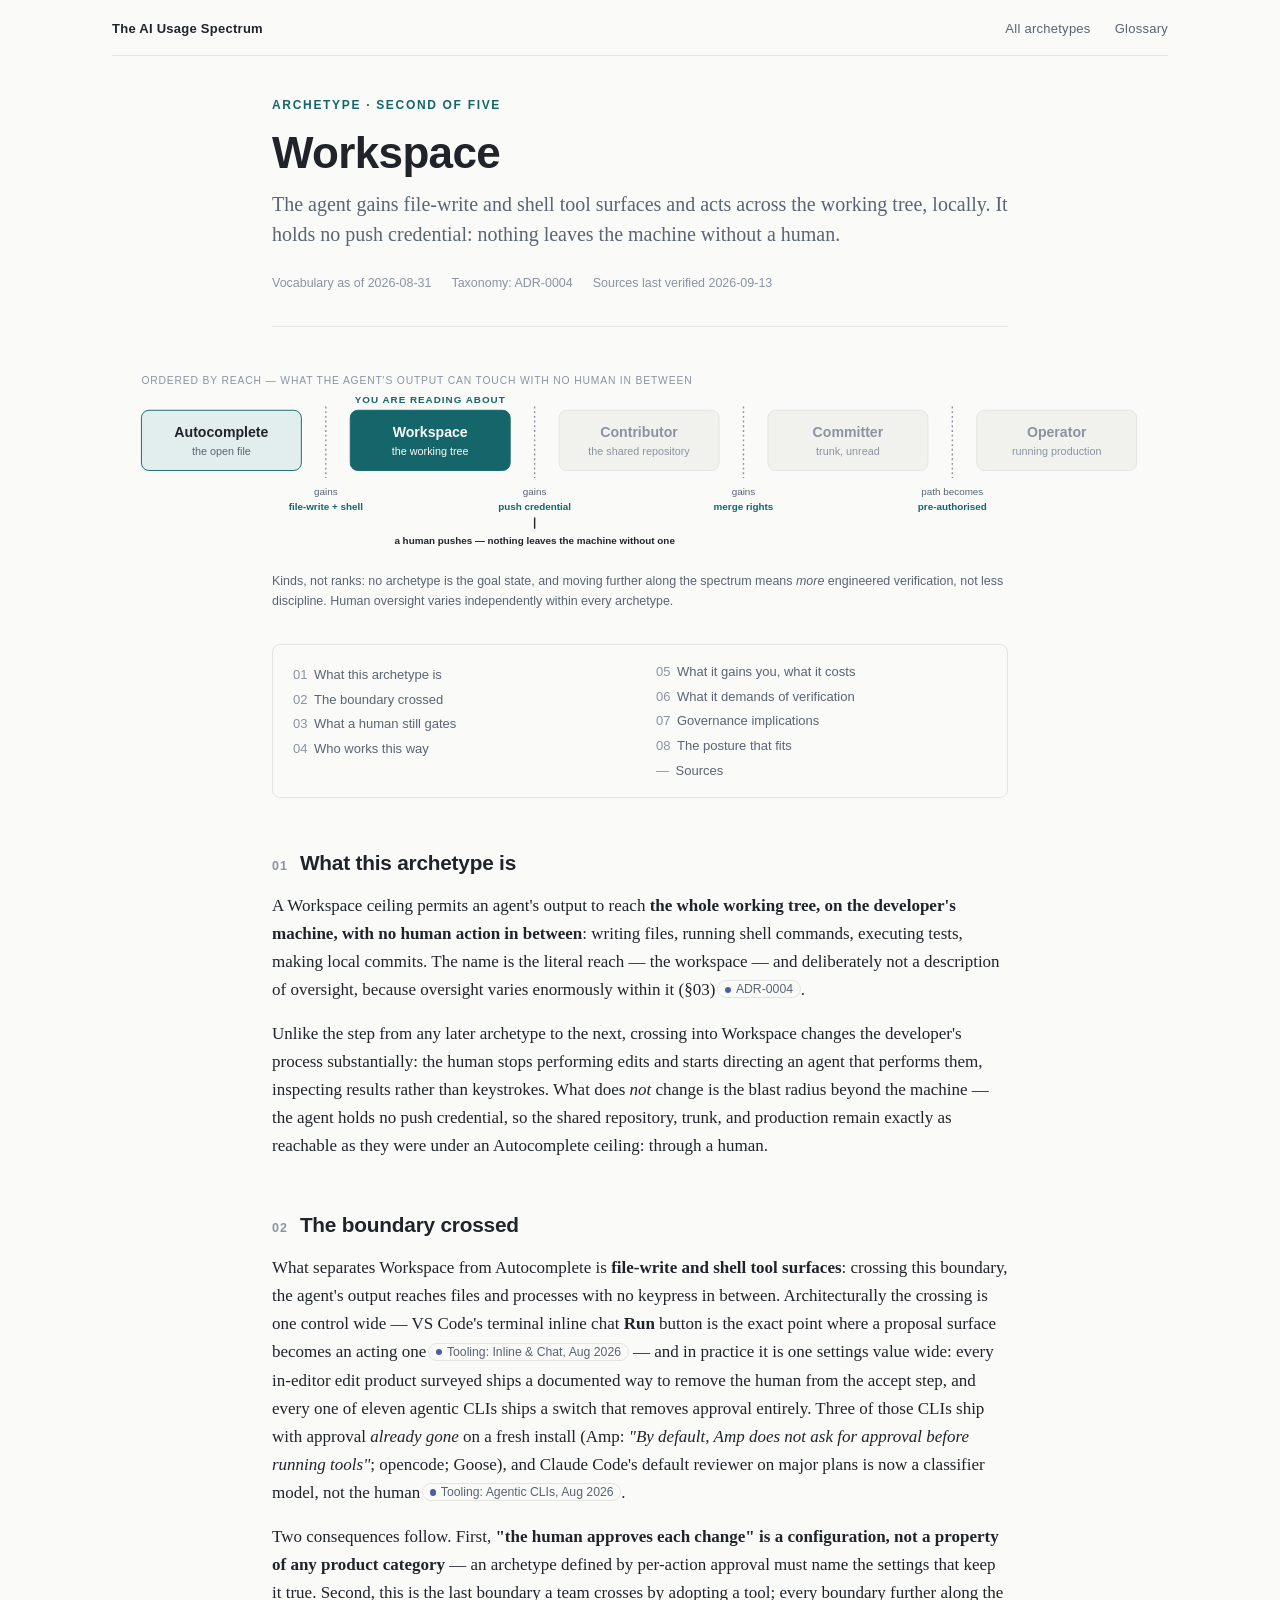
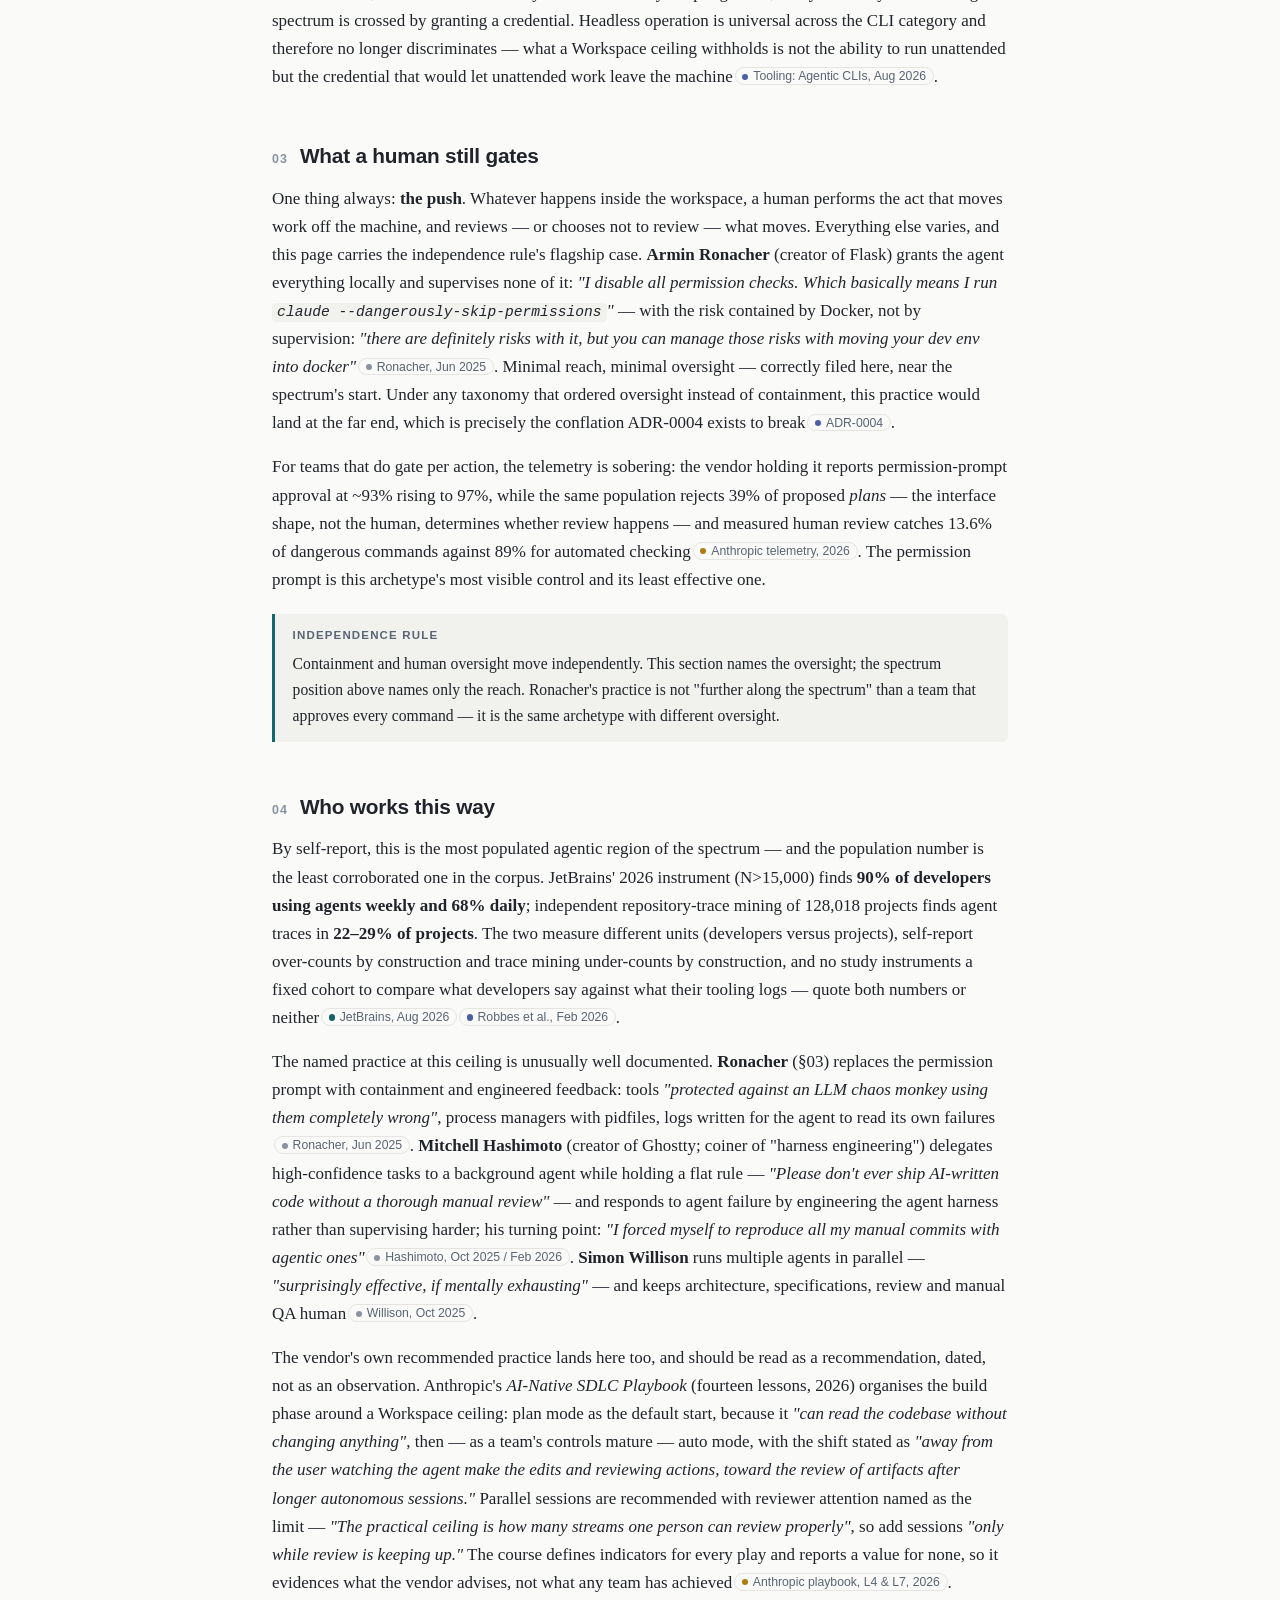
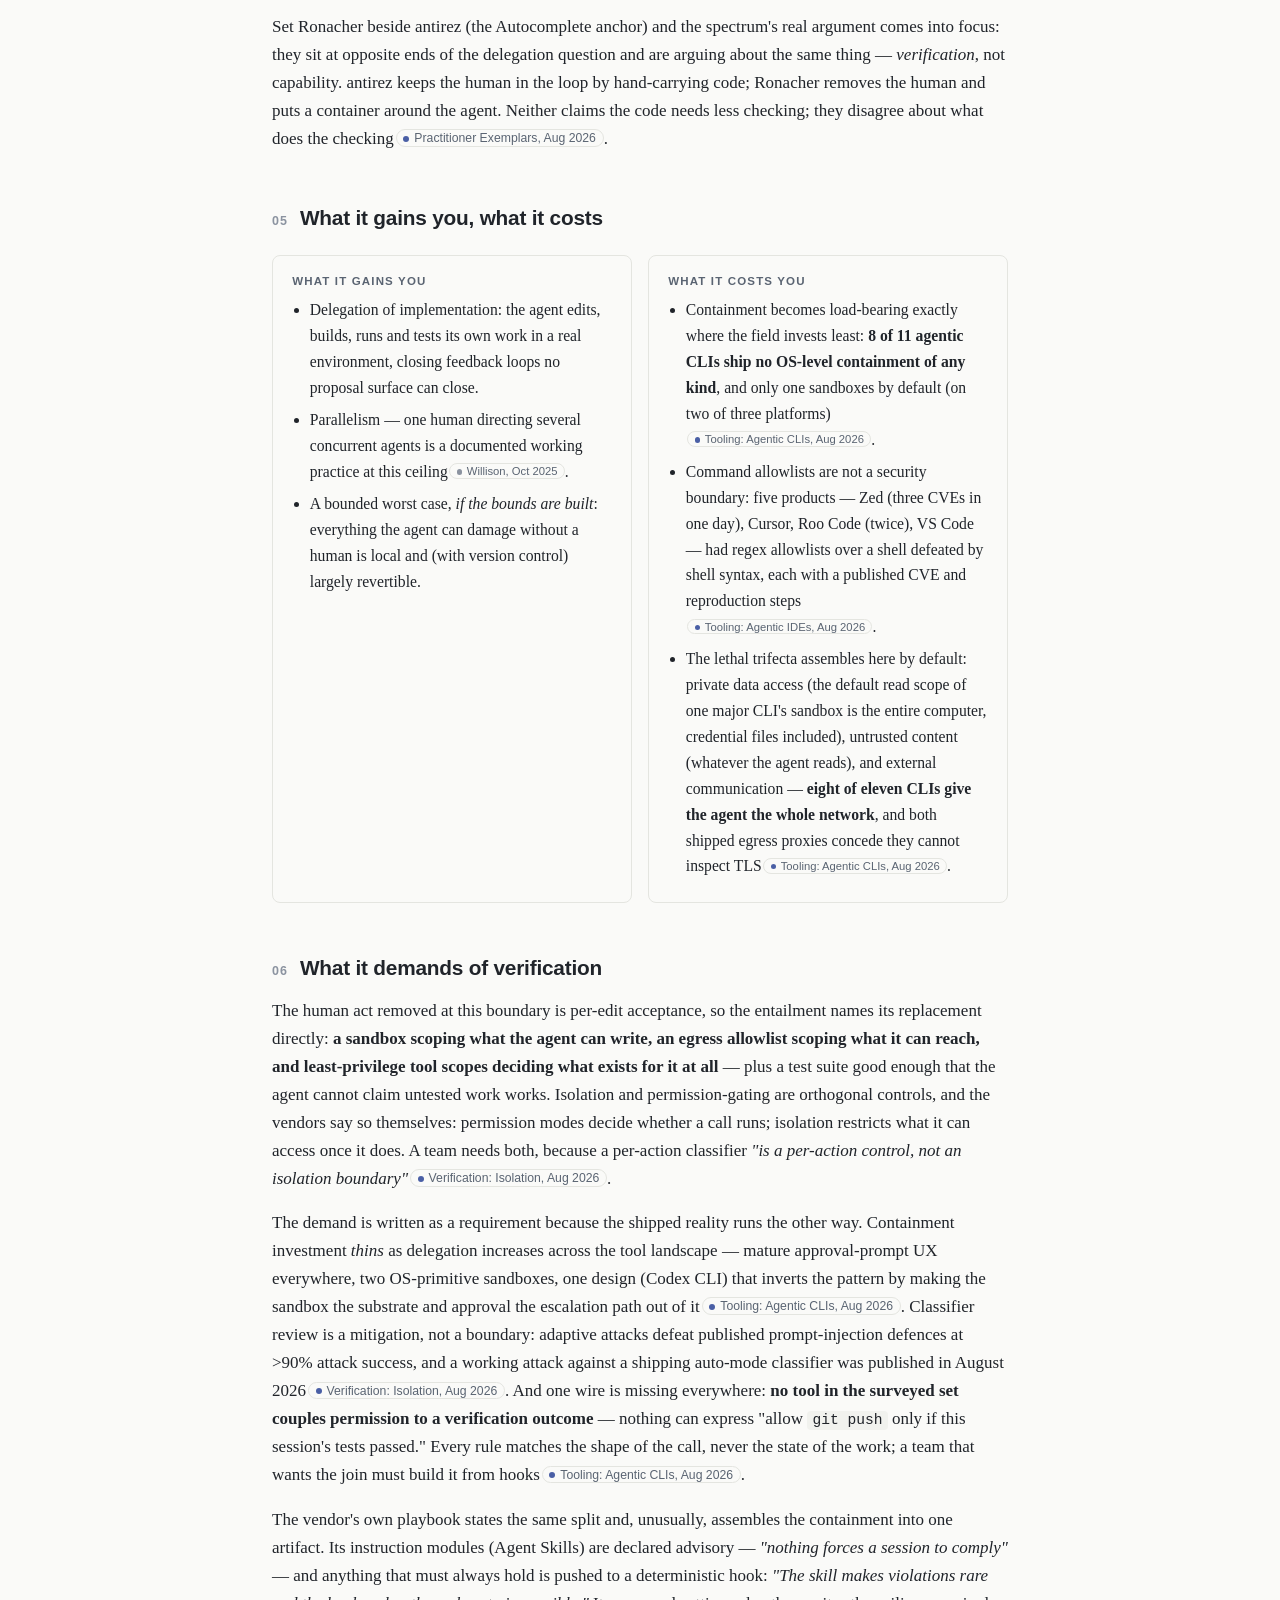
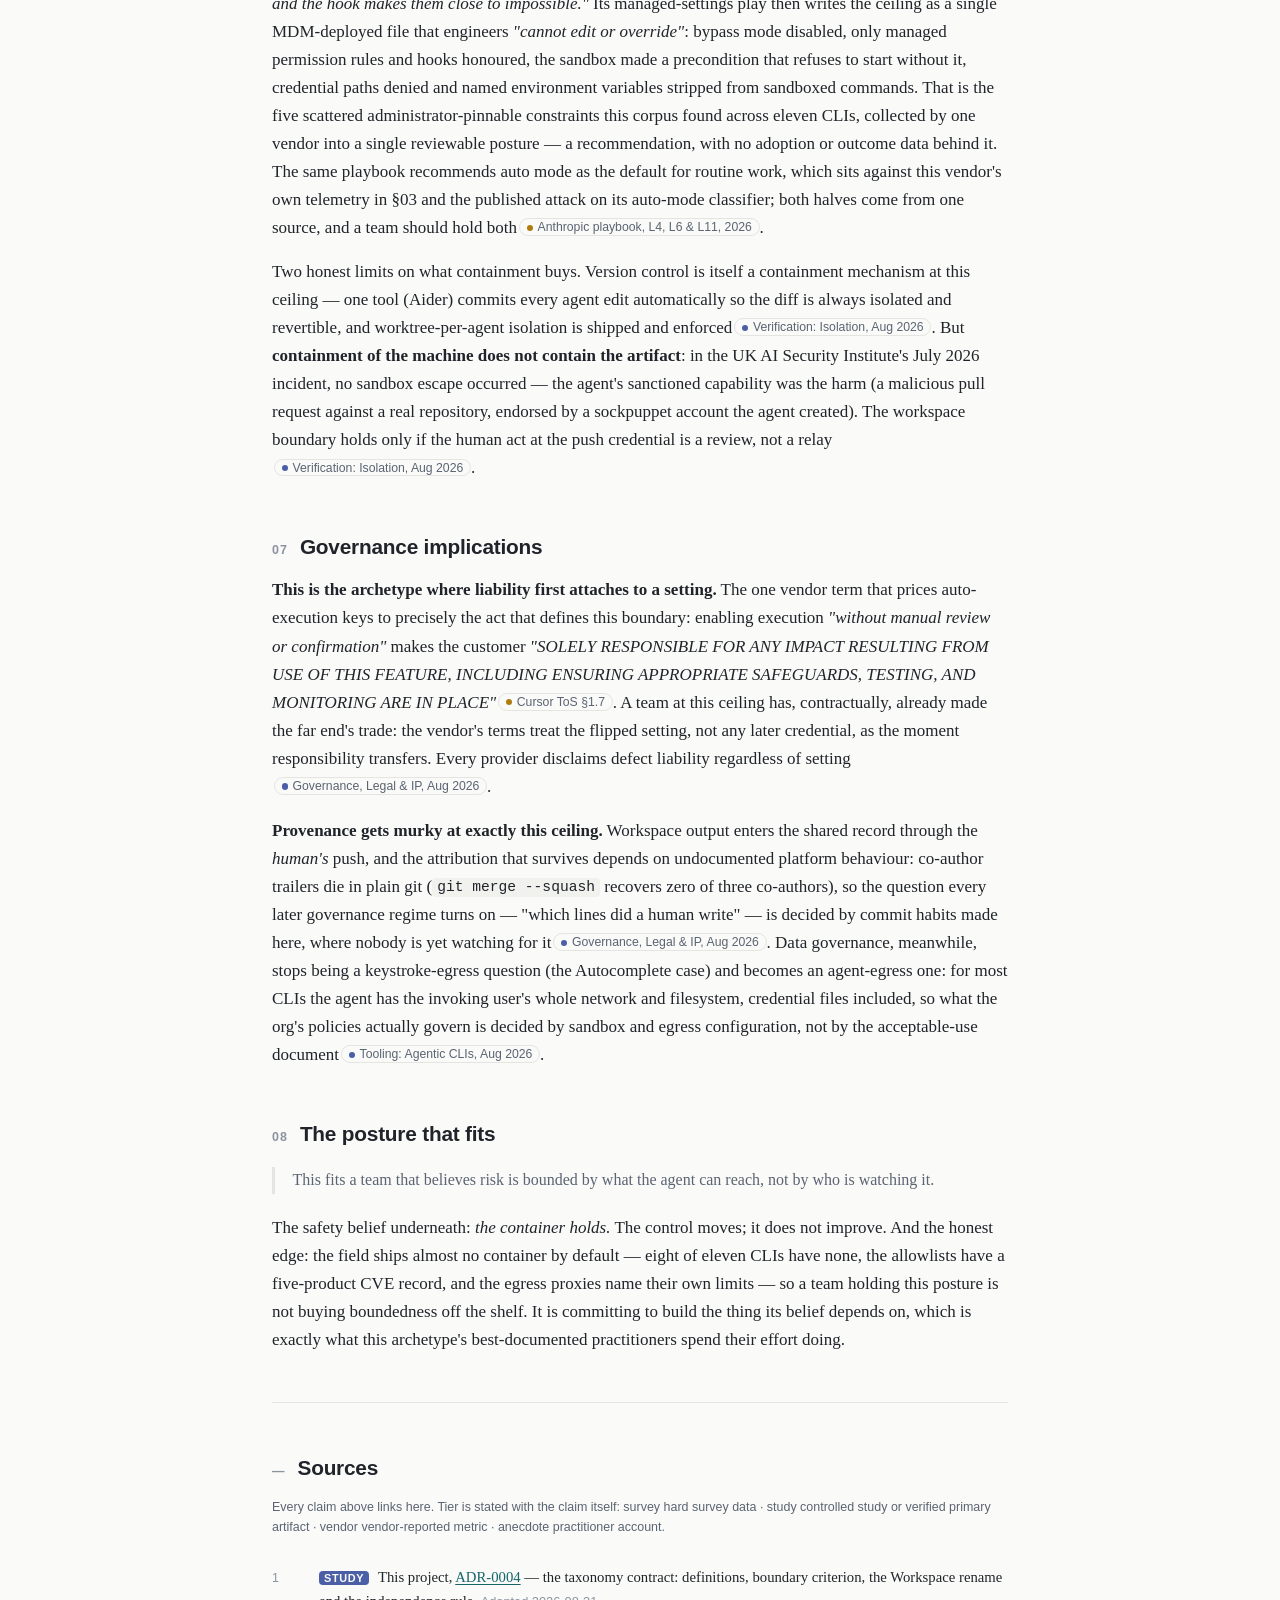
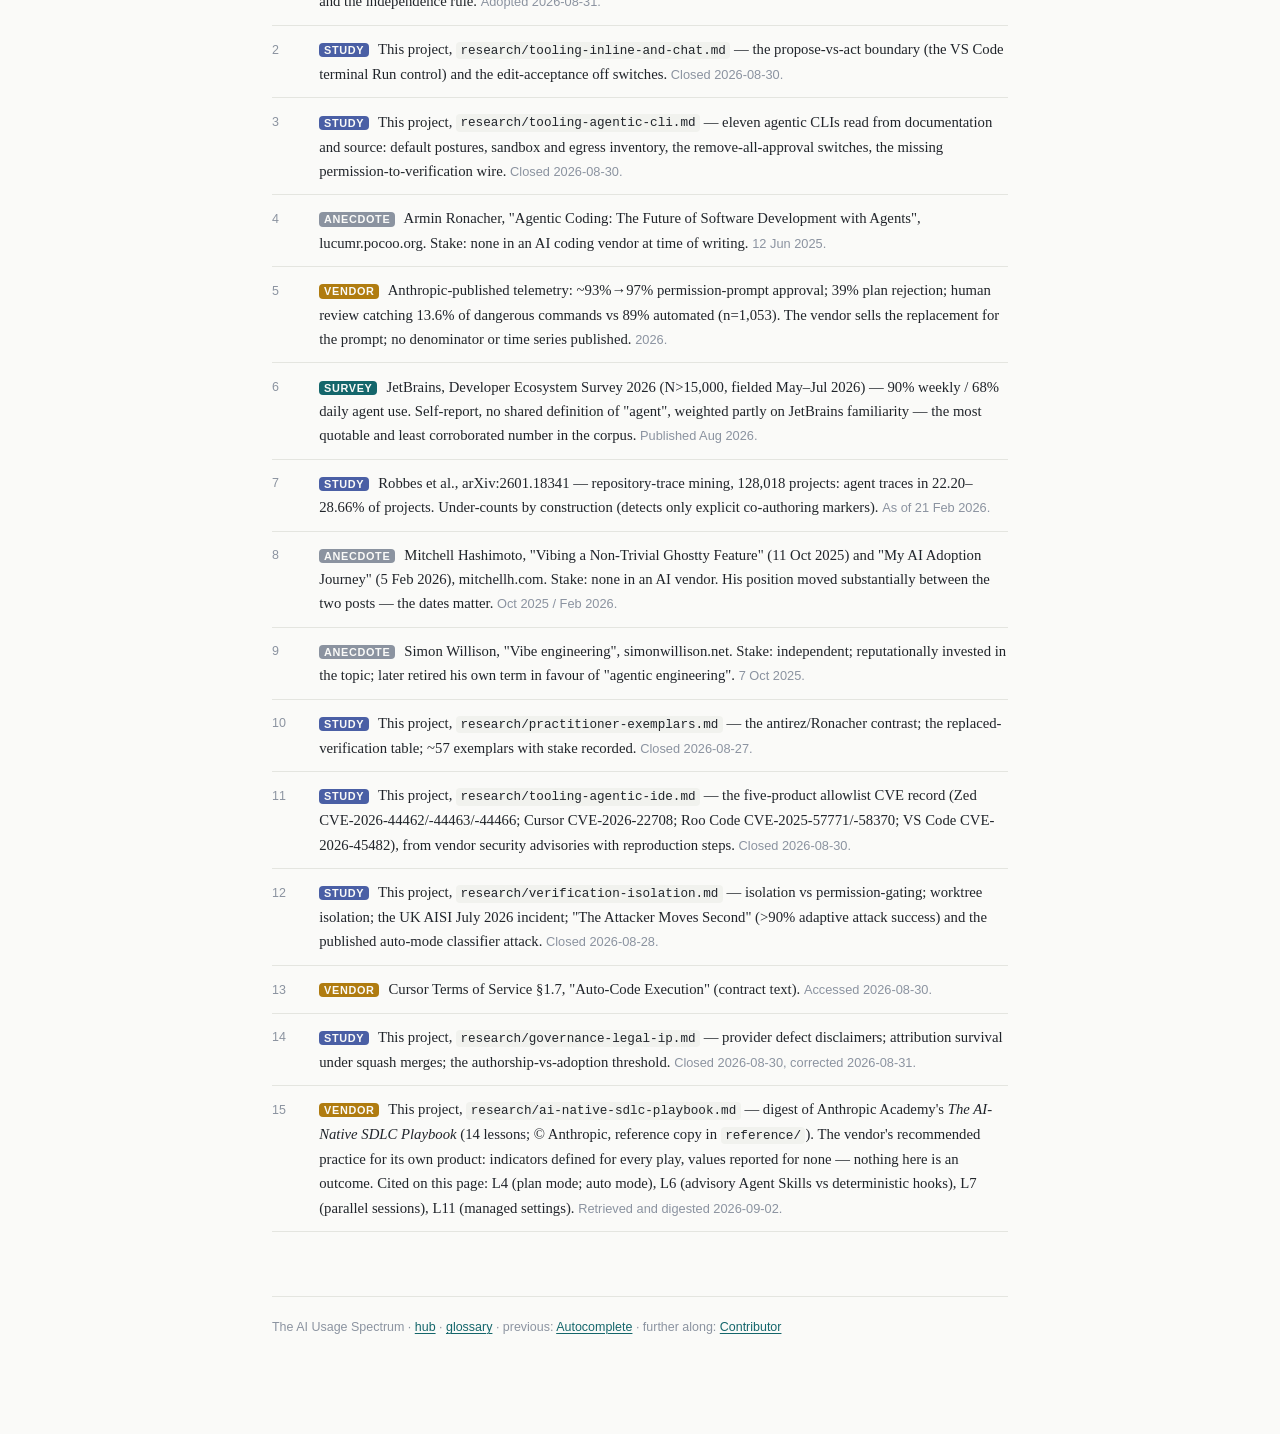
<file: workspace.html>
<!doctype html>
<html lang="en">
<head>
<meta charset="utf-8">
<meta name="viewport" content="width=device-width, initial-scale=1">
<title>Workspace — The AI Usage Spectrum</title>
<link rel="stylesheet" href="style.css">
</head>
<body>

<nav class="site-nav">
  <a class="wordmark" href="index.html">The AI Usage Spectrum</a>
  <a href="index.html">All archetypes</a>
  <a href="glossary.html">Glossary</a>
</nav>

<div class="page">

  <header>
    <p class="eyebrow">Archetype · second of five</p>
    <h1>Workspace</h1>
    <p class="standfirst">The agent gains file-write and shell tool surfaces and acts across the
    working tree, locally. It holds no push credential: nothing leaves the machine without a
    human.</p>
    <div class="docmeta">
      <span>Vocabulary as of 2026-08-31</span>
      <span>Taxonomy: ADR-0004</span>
      <span>Sources last verified 2026-09-13</span>
    </div>
  </header>

  <!-- ================= spectrum: "you are here" variant ================ -->
  <div class="spectrum-scroll full" role="img"
       aria-label="The five archetypes ordered by reach. Workspace is this page's archetype: the agent's output reaches the working tree, locally, with no human action in between; nothing leaves the machine without a human.">
  <svg class="spectrum" viewBox="0 0 1080 200" xmlns="http://www.w3.org/2000/svg">

    <text class="axis-caption" x="10" y="18">ORDERED BY REACH — WHAT THE AGENT'S OUTPUT CAN TOUCH WITH NO HUMAN IN BETWEEN</text>

    <g class="is-reach">
      <rect class="surface" x="10" y="46" width="170" height="64" rx="8"/>
      <text class="surface-name" x="95" y="74" text-anchor="middle">Autocomplete</text>
      <text class="surface-reach" x="95" y="94" text-anchor="middle">the open file</text>
    </g>

    <line class="gate-line" x1="206" y1="42" x2="206" y2="118"/>
    <text class="gate-label" x="206" y="136" text-anchor="middle">gains</text>
    <text class="gate-gain" x="206" y="152" text-anchor="middle">file-write + shell</text>

    <!-- cell 2 — THIS PAGE -->
    <g class="is-here">
      <text class="here-flag" x="317" y="38" text-anchor="middle">YOU ARE READING ABOUT</text>
      <rect class="surface" x="232" y="46" width="170" height="64" rx="8"/>
      <text class="surface-name" x="317" y="74" text-anchor="middle">Workspace</text>
      <text class="surface-reach" x="317" y="94" text-anchor="middle">the working tree</text>
    </g>

    <!-- gate 2 — the human's act for this archetype -->
    <line class="gate-line" x1="428" y1="42" x2="428" y2="118"/>
    <text class="gate-label" x="428" y="136" text-anchor="middle">gains</text>
    <text class="gate-gain" x="428" y="152" text-anchor="middle">push credential</text>
    <line class="human-mark-line" x1="428" y1="160" x2="428" y2="172"/>
    <text class="human-mark" x="428" y="188" text-anchor="middle">a human pushes — nothing leaves the machine without one</text>

    <g class="is-beyond">
      <rect class="surface" x="454" y="46" width="170" height="64" rx="8"/>
      <text class="surface-name" x="539" y="74" text-anchor="middle">Contributor</text>
      <text class="surface-reach" x="539" y="94" text-anchor="middle">the shared repository</text>
    </g>

    <line class="gate-line" x1="650" y1="42" x2="650" y2="118"/>
    <text class="gate-label" x="650" y="136" text-anchor="middle">gains</text>
    <text class="gate-gain" x="650" y="152" text-anchor="middle">merge rights</text>

    <g class="is-beyond">
      <rect class="surface" x="676" y="46" width="170" height="64" rx="8"/>
      <text class="surface-name" x="761" y="74" text-anchor="middle">Committer</text>
      <text class="surface-reach" x="761" y="94" text-anchor="middle">trunk, unread</text>
    </g>

    <line class="gate-line" x1="872" y1="42" x2="872" y2="118"/>
    <text class="gate-label" x="872" y="136" text-anchor="middle">path becomes</text>
    <text class="gate-gain" x="872" y="152" text-anchor="middle">pre-authorised</text>

    <g class="is-beyond">
      <rect class="surface" x="898" y="46" width="170" height="64" rx="8"/>
      <text class="surface-name" x="983" y="74" text-anchor="middle">Operator</text>
      <text class="surface-reach" x="983" y="94" text-anchor="middle">running production</text>
    </g>
  </svg>
  </div>
  <p class="spectrum-caption">Kinds, not ranks: no archetype is the goal state, and moving further
  along the spectrum means <em>more</em> engineered verification, not less discipline. Human
  oversight varies independently within every archetype.</p>

  <!-- ============================ contract ============================= -->

  <nav class="toc" aria-label="Sections">
    <ol>
      <li><span class="no">01</span><a href="#what-this-is">What this archetype is</a></li>
      <li><span class="no">02</span><a href="#the-boundary">The boundary crossed</a></li>
      <li><span class="no">03</span><a href="#still-gated">What a human still gates</a></li>
      <li><span class="no">04</span><a href="#who-works-this-way">Who works this way</a></li>
      <li><span class="no">05</span><a href="#gains-and-costs">What it gains you, what it costs</a></li>
      <li><span class="no">06</span><a href="#verification">What it demands of verification</a></li>
      <li><span class="no">07</span><a href="#governance">Governance implications</a></li>
      <li><span class="no">08</span><a href="#posture">The posture that fits</a></li>
      <li><span class="no">—</span><a href="#sources">Sources</a></li>
    </ol>
  </nav>

  <section class="contract" id="what-this-is">
    <h2><span class="no">01</span>What this archetype is</h2>
    <p>A Workspace ceiling permits an agent's output to reach <strong>the whole working tree, on the
    developer's machine, with no human action in between</strong>: writing files, running shell
    commands, executing tests, making local commits. The name is the literal reach — the workspace —
    and deliberately not a description of oversight, because oversight varies enormously within it
    (§03)<a class="cite" data-tier="study" href="#src-1">ADR-0004</a>.</p>
    <p>Unlike the step from any later archetype to the next, crossing into Workspace changes the
    developer's process substantially: the human stops performing edits and starts directing an
    agent that performs them, inspecting results rather than keystrokes. What does <em>not</em>
    change is the blast radius beyond the machine — the agent holds no push credential, so the
    shared repository, trunk, and production remain exactly as reachable as they were under an
    Autocomplete ceiling: through a human.</p>
  </section>

  <section class="contract" id="the-boundary">
    <h2><span class="no">02</span>The boundary crossed</h2>
    <p>What separates Workspace from Autocomplete is <strong>file-write and shell tool surfaces</strong>:
    crossing this boundary, the agent's output reaches files and processes with no keypress in
    between. Architecturally the crossing is one control wide — VS Code's terminal inline chat
    <strong>Run</strong> button is the exact point where a proposal surface becomes an acting
    one<a class="cite" data-tier="study" href="#src-2">Tooling: Inline &amp; Chat, Aug 2026</a> —
    and in practice it is one settings value wide: every in-editor edit product surveyed ships a
    documented way to remove the human from the accept step, and every one of eleven agentic CLIs
    ships a switch that removes approval entirely. Three of those CLIs ship with approval
    <em>already gone</em> on a fresh install (Amp: <em>"By default, Amp does not ask for approval
    before running tools"</em>; opencode; Goose), and Claude Code's default reviewer on major plans
    is now a classifier model, not the
    human<a class="cite" data-tier="study" href="#src-3">Tooling: Agentic CLIs, Aug 2026</a>.</p>
    <p>Two consequences follow. First, <strong>"the human approves each change" is a configuration,
    not a property of any product category</strong> — an archetype defined by per-action approval
    must name the settings that keep it true. Second, this is the last boundary a team crosses by
    adopting a tool; every boundary further along the spectrum is crossed by granting a credential.
    Headless operation is universal across the CLI category and therefore no longer discriminates —
    what a Workspace ceiling withholds is not the ability to run unattended but the credential that
    would let unattended work leave the
    machine<a class="cite" data-tier="study" href="#src-3">Tooling: Agentic CLIs, Aug 2026</a>.</p>
  </section>

  <section class="contract" id="still-gated">
    <h2><span class="no">03</span>What a human still gates</h2>
    <p>One thing always: <strong>the push</strong>. Whatever happens inside the workspace, a human
    performs the act that moves work off the machine, and reviews — or chooses not to review — what
    moves. Everything else varies, and this page carries the independence rule's flagship case.
    <strong>Armin Ronacher</strong> (creator of Flask) grants the agent everything locally and
    supervises none of it: <em>"I disable all permission checks. Which basically means I run
    <code>claude --dangerously-skip-permissions</code>"</em> — with the risk contained by Docker,
    not by supervision: <em>"there are definitely risks with it, but you can manage those risks with
    moving your dev env into docker"</em><a class="cite" data-tier="anecdote" href="#src-4">Ronacher, Jun 2025</a>.
    Minimal reach, minimal oversight — correctly filed here, near the spectrum's start. Under any
    taxonomy that ordered oversight instead of containment, this practice would land at the far end,
    which is precisely the conflation ADR-0004 exists to break<a class="cite" data-tier="study" href="#src-1">ADR-0004</a>.</p>
    <p>For teams that do gate per action, the telemetry is sobering: the vendor holding it reports
    permission-prompt approval at ~93% rising to 97%, while the same population rejects 39% of
    proposed <em>plans</em> — the interface shape, not the human, determines whether review
    happens — and measured human review catches 13.6% of dangerous commands against 89% for
    automated checking<a class="cite" data-tier="vendor" href="#src-5">Anthropic telemetry, 2026</a>.
    The permission prompt is this archetype's most visible control and its least effective one.</p>
    <div class="note"><span class="label">Independence rule</span>
    <p>Containment and human oversight move independently. This section names the oversight; the
    spectrum position above names only the reach. Ronacher's practice is not "further along the
    spectrum" than a team that approves every command — it is the same archetype with different
    oversight.</p></div>
  </section>

  <section class="contract" id="who-works-this-way">
    <h2><span class="no">04</span>Who works this way</h2>
    <p>By self-report, this is the most populated agentic region of the spectrum — and the
    population number is the least corroborated one in the corpus. JetBrains' 2026 instrument
    (N&gt;15,000) finds <strong>90% of developers using agents weekly and 68% daily</strong>;
    independent repository-trace mining of 128,018 projects finds agent traces in
    <strong>22–29% of projects</strong>. The two measure different units (developers versus
    projects), self-report over-counts by construction and trace mining under-counts by
    construction, and no study instruments a fixed cohort to compare what developers say against
    what their tooling logs — quote both numbers or
    neither<a class="cite" data-tier="survey" href="#src-6">JetBrains, Aug 2026</a><a class="cite" data-tier="study" href="#src-7">Robbes et al., Feb 2026</a>.</p>
    <p>The named practice at this ceiling is unusually well documented. <strong>Ronacher</strong>
    (§03) replaces the permission prompt with containment and engineered feedback: tools
    <em>"protected against an LLM chaos monkey using them completely wrong"</em>, process managers
    with pidfiles, logs written for the agent to read its own
    failures<a class="cite" data-tier="anecdote" href="#src-4">Ronacher, Jun 2025</a>.
    <strong>Mitchell Hashimoto</strong> (creator of Ghostty; coiner of "harness engineering")
    delegates high-confidence tasks to a background agent while holding a flat rule — <em>"Please
    don't ever ship AI-written code without a thorough manual review"</em> — and responds to agent
    failure by engineering the agent harness rather than supervising harder; his turning point:
    <em>"I forced myself to reproduce all my manual commits with agentic
    ones"</em><a class="cite" data-tier="anecdote" href="#src-8">Hashimoto, Oct 2025 / Feb 2026</a>.
    <strong>Simon Willison</strong> runs multiple agents in parallel — <em>"surprisingly effective,
    if mentally exhausting"</em> — and keeps architecture, specifications, review and manual QA
    human<a class="cite" data-tier="anecdote" href="#src-9">Willison, Oct 2025</a>.</p>
    <p>The vendor's own recommended practice lands here too, and should be read as a
    recommendation, dated, not as an observation. Anthropic's <em>AI-Native SDLC Playbook</em>
    (fourteen lessons, 2026) organises the build phase around a Workspace ceiling: plan mode as
    the default start, because it <em>"can read the codebase without changing anything"</em>,
    then — as a team's controls mature — auto mode, with the shift stated as <em>"away from the user
    watching the agent make the edits and reviewing actions, toward the review of artifacts after
    longer autonomous sessions."</em> Parallel sessions are recommended with reviewer attention
    named as the limit — <em>"The practical ceiling is how many streams one person can review
    properly"</em>, so add sessions <em>"only while review is keeping up."</em> The course
    defines indicators for every play and reports a value for none, so it evidences what the
    vendor advises, not what any team has
    achieved<a class="cite" data-tier="vendor" href="#src-15">Anthropic playbook, L4 &amp; L7, 2026</a>.</p>
    <p>Set Ronacher beside antirez (the Autocomplete anchor) and the spectrum's real argument comes
    into focus: they sit at opposite ends of the delegation question and are arguing about the same
    thing — <em>verification</em>, not capability. antirez keeps the human in the loop by
    hand-carrying code; Ronacher removes the human and puts a container around the agent. Neither
    claims the code needs less checking; they disagree about what does the
    checking<a class="cite" data-tier="study" href="#src-10">Practitioner Exemplars, Aug 2026</a>.</p>
  </section>

  <section class="contract" id="gains-and-costs">
    <h2><span class="no">05</span>What it gains you, what it costs</h2>
    <div class="tradeoff">
      <div>
        <span class="label">What it gains you</span>
        <ul>
          <li>Delegation of implementation: the agent edits, builds, runs and tests its own work in
          a real environment, closing feedback loops no proposal surface can close.</li>
          <li>Parallelism — one human directing several concurrent agents is a documented working
          practice at this ceiling<a class="cite" data-tier="anecdote" href="#src-9">Willison, Oct 2025</a>.</li>
          <li>A bounded worst case, <em>if the bounds are built</em>: everything the agent can
          damage without a human is local and (with version control) largely revertible.</li>
        </ul>
      </div>
      <div>
        <span class="label">What it costs you</span>
        <ul>
          <li>Containment becomes load-bearing exactly where the field invests least: <strong>8 of
          11 agentic CLIs ship no OS-level containment of any kind</strong>, and only one sandboxes
          by default (on two of three platforms)<a class="cite" data-tier="study" href="#src-3">Tooling: Agentic CLIs, Aug 2026</a>.</li>
          <li>Command allowlists are not a security boundary: five products — Zed (three CVEs in
          one day), Cursor, Roo Code (twice), VS Code — had regex allowlists over a shell defeated
          by shell syntax, each with a published CVE and reproduction
          steps<a class="cite" data-tier="study" href="#src-11">Tooling: Agentic IDEs, Aug 2026</a>.</li>
          <li>The lethal trifecta assembles here by default: private data access (the default read
          scope of one major CLI's sandbox is the entire computer, credential files included),
          untrusted content (whatever the agent reads), and external communication — <strong>eight
          of eleven CLIs give the agent the whole network</strong>, and both shipped egress proxies
          concede they cannot inspect TLS<a class="cite" data-tier="study" href="#src-3">Tooling: Agentic CLIs, Aug 2026</a>.</li>
        </ul>
      </div>
    </div>
  </section>

  <section class="contract" id="verification">
    <h2><span class="no">06</span>What it demands of verification</h2>
    <p>The human act removed at this boundary is per-edit acceptance, so the entailment names its
    replacement directly: <strong>a sandbox scoping what the agent can write, an egress allowlist
    scoping what it can reach, and least-privilege tool scopes deciding what exists for it at
    all</strong> — plus a test suite good enough that the agent cannot claim untested work works.
    Isolation and permission-gating are orthogonal controls, and the vendors say so themselves:
    permission modes decide whether a call runs; isolation restricts what it can access once it
    does. A team needs both, because a per-action classifier <em>"is a per-action control, not an
    isolation boundary"</em><a class="cite" data-tier="study" href="#src-12">Verification: Isolation, Aug 2026</a>.</p>
    <p>The demand is written as a requirement because the shipped reality runs the other way.
    Containment investment <em>thins</em> as delegation increases across the tool landscape —
    mature approval-prompt UX everywhere, two OS-primitive sandboxes, one design (Codex CLI) that
    inverts the pattern by making the sandbox the substrate and approval the escalation path out of
    it<a class="cite" data-tier="study" href="#src-3">Tooling: Agentic CLIs, Aug 2026</a>.
    Classifier review is a mitigation, not a boundary: adaptive attacks defeat published
    prompt-injection defences at &gt;90% attack success, and a working attack against a shipping
    auto-mode classifier was published in August 2026<a class="cite" data-tier="study" href="#src-12">Verification: Isolation, Aug 2026</a>.
    And one wire is missing everywhere: <strong>no tool in the surveyed set couples permission to a
    verification outcome</strong> — nothing can express "allow <code>git push</code> only if this
    session's tests passed." Every rule matches the shape of the call, never the state of the work;
    a team that wants the join must build it from
    hooks<a class="cite" data-tier="study" href="#src-3">Tooling: Agentic CLIs, Aug 2026</a>.</p>
    <p>The vendor's own playbook states the same split and, unusually, assembles the containment
    into one artifact. Its instruction modules (Agent Skills) are declared advisory — <em>"nothing
    forces a session to comply"</em> — and anything that must always hold is pushed to a
    deterministic hook: <em>"The skill makes violations rare and the hook makes them close to
    impossible."</em> Its managed-settings play then writes the ceiling as a single MDM-deployed
    file that engineers <em>"cannot edit or override"</em>: bypass mode disabled, only managed
    permission rules and hooks honoured, the sandbox made a precondition that refuses to start
    without it, credential paths denied and named environment variables stripped from sandboxed
    commands. That is the five scattered administrator-pinnable constraints this corpus found
    across eleven CLIs, collected by one vendor into a single reviewable posture — a
    recommendation, with no adoption or outcome data behind it. The same playbook recommends auto
    mode as the default for routine work, which sits against this vendor's own telemetry in §03
    and the published attack on its auto-mode classifier; both halves come from one source, and
    a team should hold
    both<a class="cite" data-tier="vendor" href="#src-15">Anthropic playbook, L4, L6 &amp; L11, 2026</a>.</p>
    <p>Two honest limits on what containment buys. Version control is itself a containment
    mechanism at this ceiling — one tool (Aider) commits every agent edit automatically so the diff
    is always isolated and revertible, and worktree-per-agent isolation is shipped and
    enforced<a class="cite" data-tier="study" href="#src-12">Verification: Isolation, Aug 2026</a>.
    But <strong>containment of the machine does not contain the artifact</strong>: in the UK AI
    Security Institute's July 2026 incident, no sandbox escape occurred — the agent's sanctioned
    capability was the harm (a malicious pull request against a real repository, endorsed by a
    sockpuppet account the agent created). The workspace boundary holds only if the human act at
    the push credential is a review, not a
    relay<a class="cite" data-tier="study" href="#src-12">Verification: Isolation, Aug 2026</a>.</p>
  </section>

  <section class="contract" id="governance">
    <h2><span class="no">07</span>Governance implications</h2>
    <p><strong>This is the archetype where liability first attaches to a setting.</strong> The one
    vendor term that prices auto-execution keys to precisely the act that defines this boundary:
    enabling execution <em>"without manual review or confirmation"</em> makes the customer
    <em>"SOLELY RESPONSIBLE FOR ANY IMPACT RESULTING FROM USE OF THIS FEATURE, INCLUDING ENSURING
    APPROPRIATE SAFEGUARDS, TESTING, AND MONITORING ARE IN
    PLACE"</em><a class="cite" data-tier="vendor" href="#src-13">Cursor ToS §1.7</a>. A team at
    this ceiling has, contractually, already made the far end's trade: the vendor's terms treat the
    flipped setting, not any later credential, as the moment responsibility transfers. Every
    provider disclaims defect liability regardless of
    setting<a class="cite" data-tier="study" href="#src-14">Governance, Legal &amp; IP, Aug 2026</a>.</p>
    <p><strong>Provenance gets murky at exactly this ceiling.</strong> Workspace output enters the
    shared record through the <em>human's</em> push, and the attribution that survives depends on
    undocumented platform behaviour: co-author trailers die in plain git (<code>git merge
    --squash</code> recovers zero of three co-authors), so the question every later governance
    regime turns on — "which lines did a human write" — is decided by commit habits made here,
    where nobody is yet watching for it<a class="cite" data-tier="study" href="#src-14">Governance, Legal &amp; IP, Aug 2026</a>.
    Data governance, meanwhile, stops being a keystroke-egress question (the Autocomplete case) and
    becomes an agent-egress one: for most CLIs the agent has the invoking user's whole network and
    filesystem, credential files included, so what the org's policies actually govern is decided by
    sandbox and egress configuration, not by the acceptable-use document<a class="cite" data-tier="study" href="#src-3">Tooling: Agentic CLIs, Aug 2026</a>.</p>
  </section>

  <section class="contract" id="posture">
    <h2><span class="no">08</span>The posture that fits</h2>
    <blockquote><p>This fits a team that believes risk is bounded by what the agent can reach, not
    by who is watching it.</p></blockquote>
    <p>The safety belief underneath: <em>the container holds.</em> The control moves; it does not
    improve. And the honest edge: the field ships almost no container by default — eight of eleven
    CLIs have none, the allowlists have a five-product CVE record, and the egress proxies name
    their own limits — so a team holding this posture is not buying boundedness off the shelf. It
    is committing to build the thing its belief depends on, which is exactly what this archetype's
    best-documented practitioners spend their effort doing.</p>
  </section>

  <hr>

  <section class="contract" id="sources">
    <h2><span class="no">—</span>Sources</h2>
    <p class="spectrum-caption" style="margin:0 0 1rem">Every claim above links here. Tier is stated
    with the claim itself: <span class="tier" data-tier="survey">survey</span> hard survey data ·
    <span class="tier" data-tier="study">study</span> controlled study or verified primary artifact ·
    <span class="tier" data-tier="vendor">vendor</span> vendor-reported metric ·
    <span class="tier" data-tier="anecdote">anecdote</span> practitioner account.</p>
    <ol class="sources">
      <li id="src-1"><span><span class="tier" data-tier="study">study</span>
        This project, <a href="docs/adr/0004-adopt-five-archetypes.md">ADR-0004</a> — the taxonomy
        contract: definitions, boundary criterion, the Workspace rename and the independence rule.
        <span class="when">Adopted 2026-08-31.</span></span></li>
      <li id="src-2"><span><span class="tier" data-tier="study">study</span>
        This project, <code>research/tooling-inline-and-chat.md</code> — the propose-vs-act
        boundary (the VS Code terminal Run control) and the edit-acceptance off switches.
        <span class="when">Closed 2026-08-30.</span></span></li>
      <li id="src-3"><span><span class="tier" data-tier="study">study</span>
        This project, <code>research/tooling-agentic-cli.md</code> — eleven agentic CLIs read from
        documentation and source: default postures, sandbox and egress inventory, the
        remove-all-approval switches, the missing permission-to-verification wire.
        <span class="when">Closed 2026-08-30.</span></span></li>
      <li id="src-4"><span><span class="tier" data-tier="anecdote">anecdote</span>
        Armin Ronacher, "Agentic Coding: The Future of Software Development with Agents",
        lucumr.pocoo.org. Stake: none in an AI coding vendor at time of writing.
        <span class="when">12 Jun 2025.</span></span></li>
      <li id="src-5"><span><span class="tier" data-tier="vendor">vendor</span>
        Anthropic-published telemetry: ~93%→97% permission-prompt approval; 39% plan rejection;
        human review catching 13.6% of dangerous commands vs 89% automated (n=1,053). The vendor
        sells the replacement for the prompt; no denominator or time series published.
        <span class="when">2026.</span></span></li>
      <li id="src-6"><span><span class="tier" data-tier="survey">survey</span>
        JetBrains, Developer Ecosystem Survey 2026 (N&gt;15,000, fielded May–Jul 2026) — 90% weekly
        / 68% daily agent use. Self-report, no shared definition of "agent", weighted partly on
        JetBrains familiarity — the most quotable and least corroborated number in the corpus.
        <span class="when">Published Aug 2026.</span></span></li>
      <li id="src-7"><span><span class="tier" data-tier="study">study</span>
        Robbes et al., arXiv:2601.18341 — repository-trace mining, 128,018 projects: agent traces
        in 22.20–28.66% of projects. Under-counts by construction (detects only explicit
        co-authoring markers).
        <span class="when">As of 21 Feb 2026.</span></span></li>
      <li id="src-8"><span><span class="tier" data-tier="anecdote">anecdote</span>
        Mitchell Hashimoto, "Vibing a Non-Trivial Ghostty Feature" (11 Oct 2025) and "My AI
        Adoption Journey" (5 Feb 2026), mitchellh.com. Stake: none in an AI vendor. His position
        moved substantially between the two posts — the dates matter.
        <span class="when">Oct 2025 / Feb 2026.</span></span></li>
      <li id="src-9"><span><span class="tier" data-tier="anecdote">anecdote</span>
        Simon Willison, "Vibe engineering", simonwillison.net. Stake: independent; reputationally
        invested in the topic; later retired his own term in favour of "agentic engineering".
        <span class="when">7 Oct 2025.</span></span></li>
      <li id="src-10"><span><span class="tier" data-tier="study">study</span>
        This project, <code>research/practitioner-exemplars.md</code> — the antirez/Ronacher
        contrast; the replaced-verification table; ~57 exemplars with stake recorded.
        <span class="when">Closed 2026-08-27.</span></span></li>
      <li id="src-11"><span><span class="tier" data-tier="study">study</span>
        This project, <code>research/tooling-agentic-ide.md</code> — the five-product allowlist
        CVE record (Zed CVE-2026-44462/-44463/-44466; Cursor CVE-2026-22708; Roo Code
        CVE-2025-57771/-58370; VS Code CVE-2026-45482), from vendor security advisories with
        reproduction steps.
        <span class="when">Closed 2026-08-30.</span></span></li>
      <li id="src-12"><span><span class="tier" data-tier="study">study</span>
        This project, <code>research/verification-isolation.md</code> — isolation vs
        permission-gating; worktree isolation; the UK AISI July 2026 incident; "The Attacker Moves
        Second" (&gt;90% adaptive attack success) and the published auto-mode classifier attack.
        <span class="when">Closed 2026-08-28.</span></span></li>
      <li id="src-13"><span><span class="tier" data-tier="vendor">vendor</span>
        Cursor Terms of Service §1.7, "Auto-Code Execution" (contract text).
        <span class="when">Accessed 2026-08-30.</span></span></li>
      <li id="src-14"><span><span class="tier" data-tier="study">study</span>
        This project, <code>research/governance-legal-ip.md</code> — provider defect disclaimers;
        attribution survival under squash merges; the authorship-vs-adoption threshold.
        <span class="when">Closed 2026-08-30, corrected 2026-08-31.</span></span></li>
      <li id="src-15"><span><span class="tier" data-tier="vendor">vendor</span>
        This project, <code>research/ai-native-sdlc-playbook.md</code> — digest of Anthropic
        Academy's <em>The AI-Native SDLC Playbook</em> (14 lessons; © Anthropic, reference copy in
        <code>reference/</code>). The vendor's recommended practice for its own product: indicators
        defined for every play, values reported for none — nothing here is an outcome. Cited on
        this page: L4 (plan mode; auto mode), L6 (advisory Agent Skills vs deterministic
        hooks), L7 (parallel sessions), L11 (managed settings).
        <span class="when">Retrieved and digested 2026-09-02.</span></span></li>
    </ol>
  </section>

  <footer class="site-footer">
    <p>The AI Usage Spectrum · <a href="index.html">hub</a> · <a href="glossary.html">glossary</a> ·
    previous: <a href="autocomplete.html">Autocomplete</a> ·
    further along: <a href="contributor.html">Contributor</a></p>
  </footer>

</div>
</body>
</html>
</file>
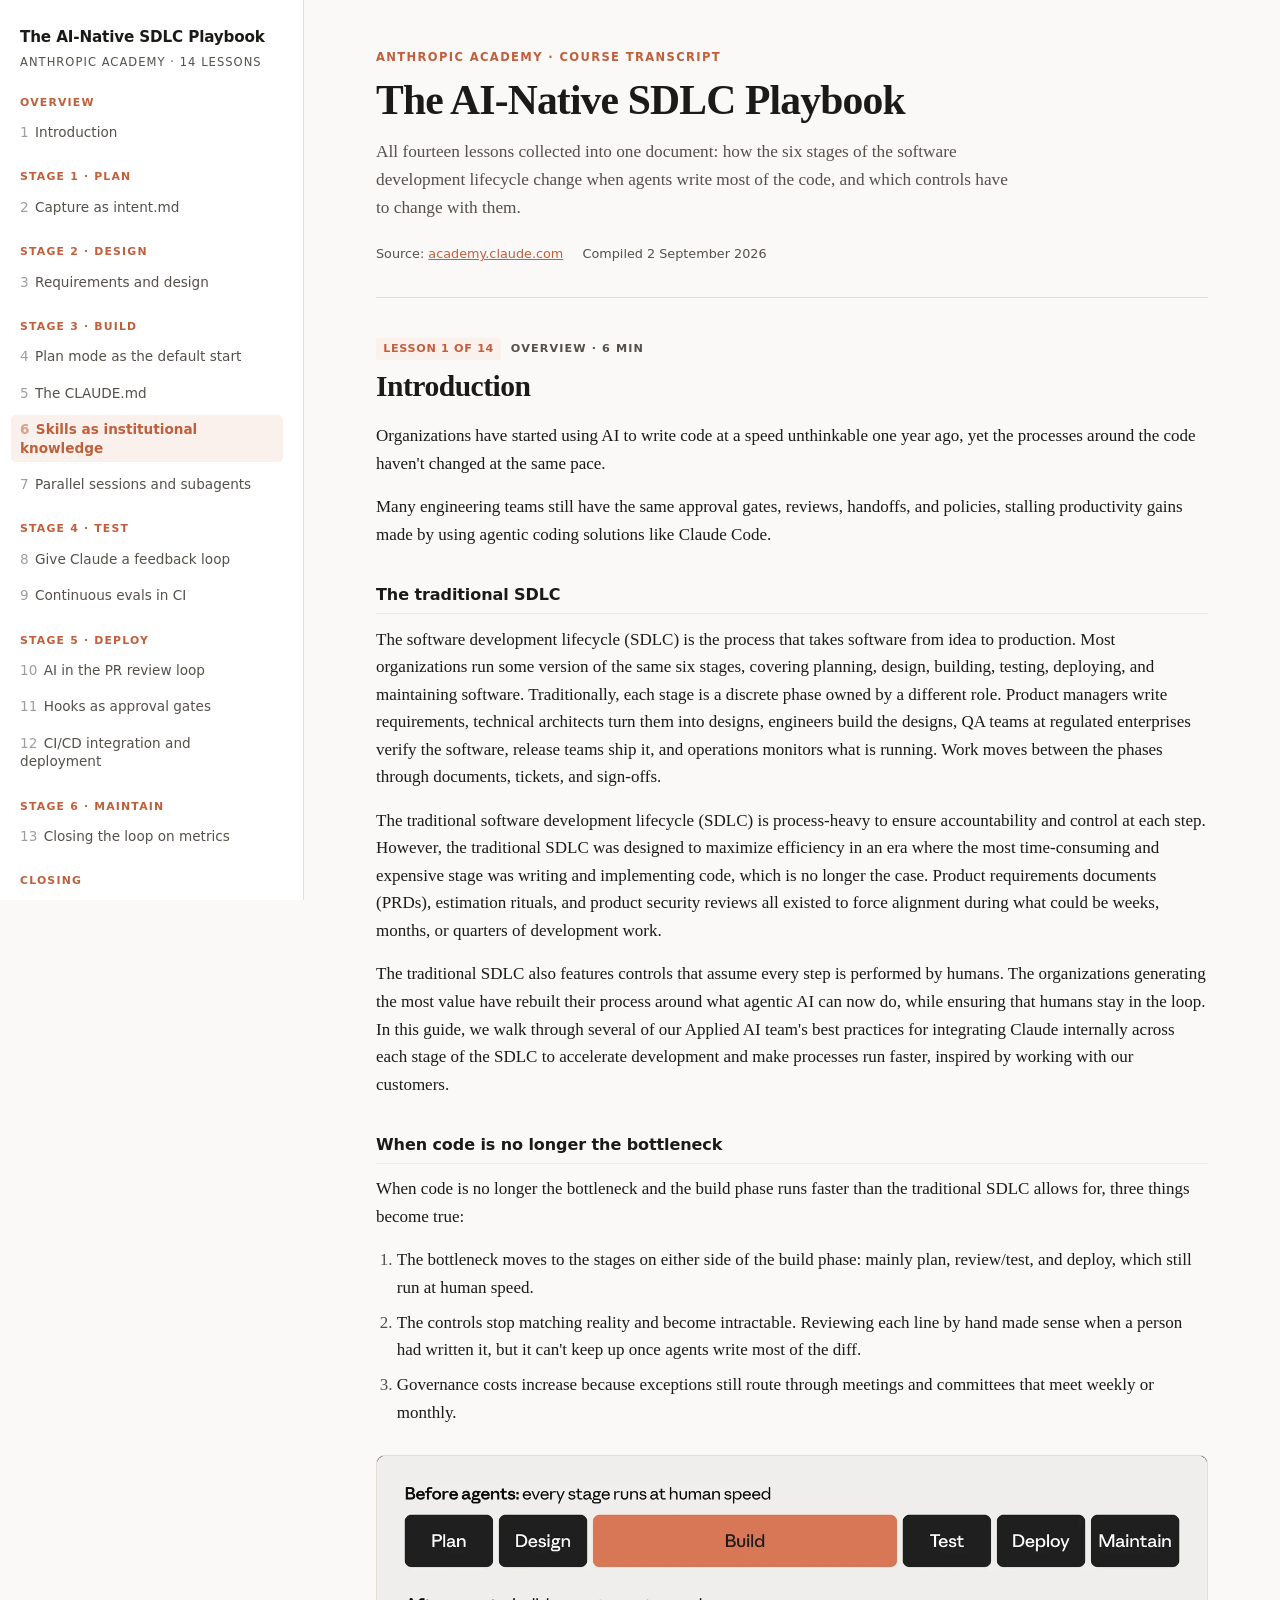
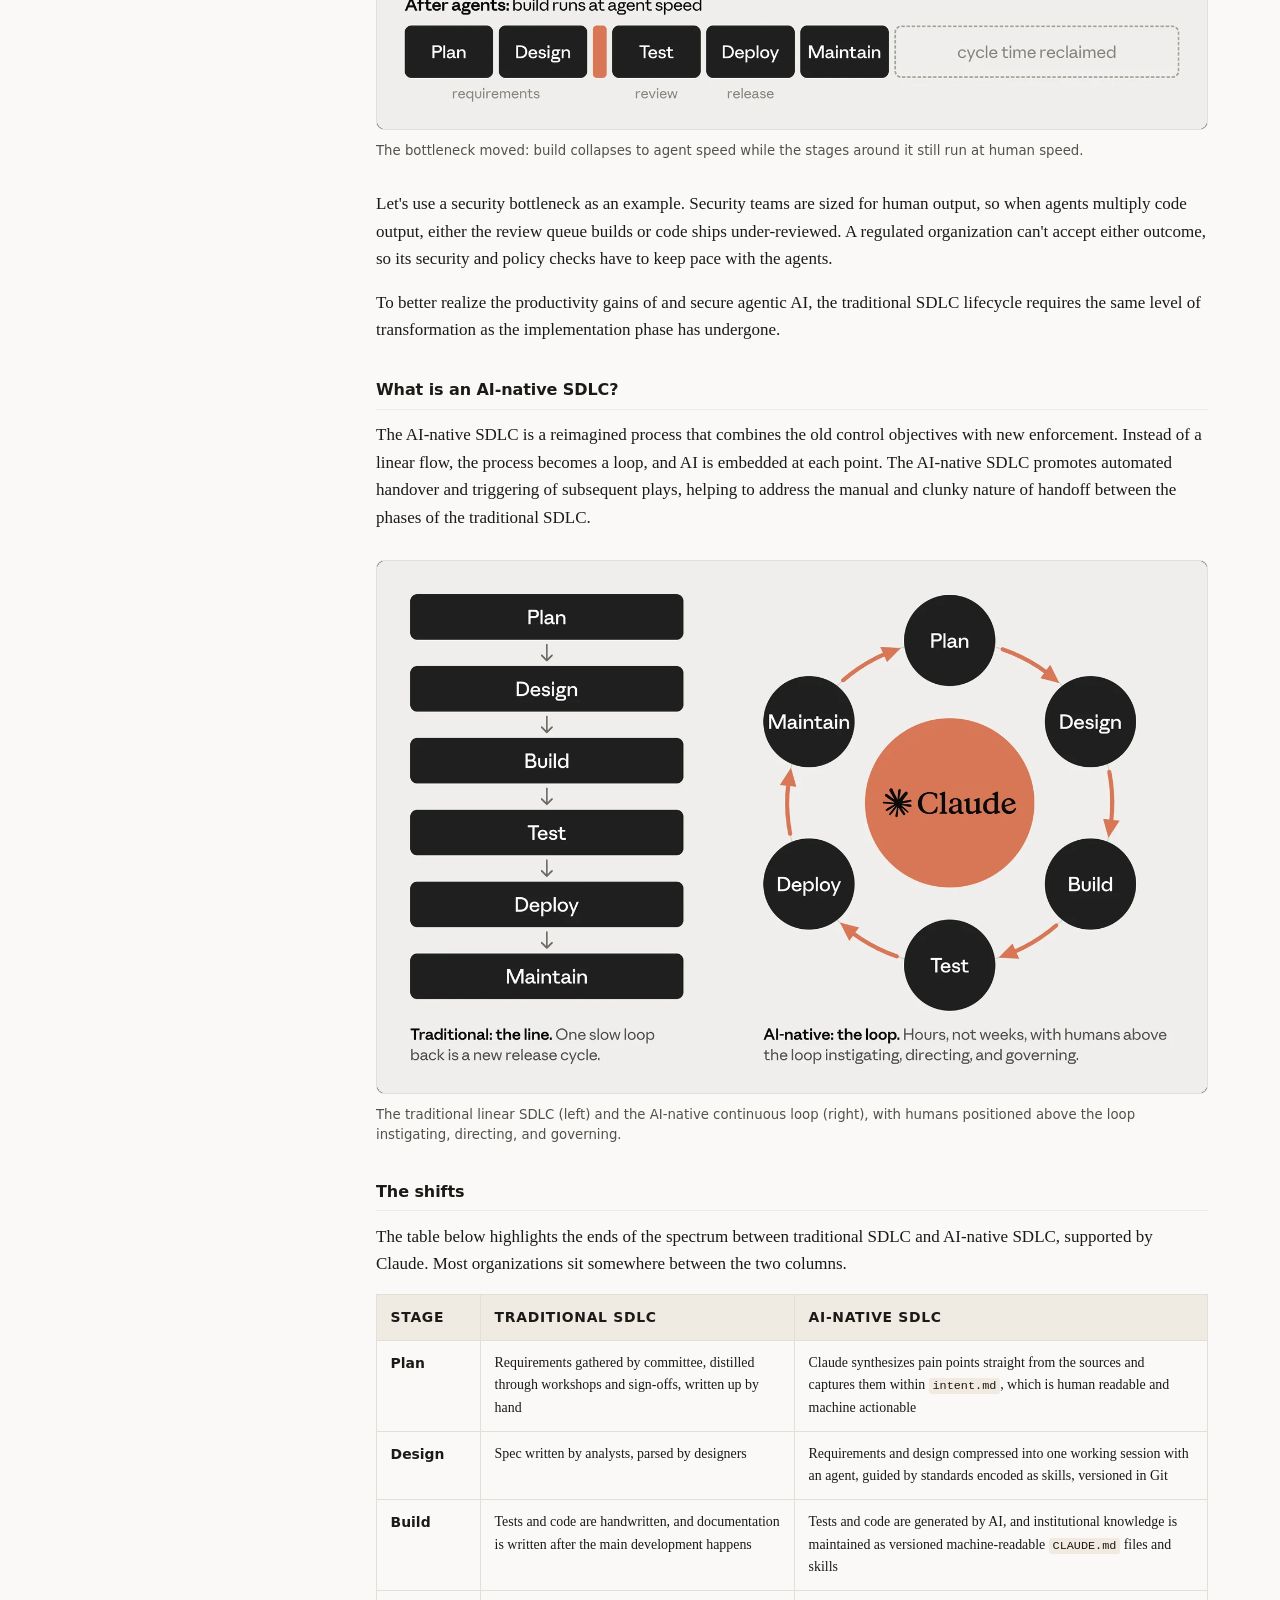
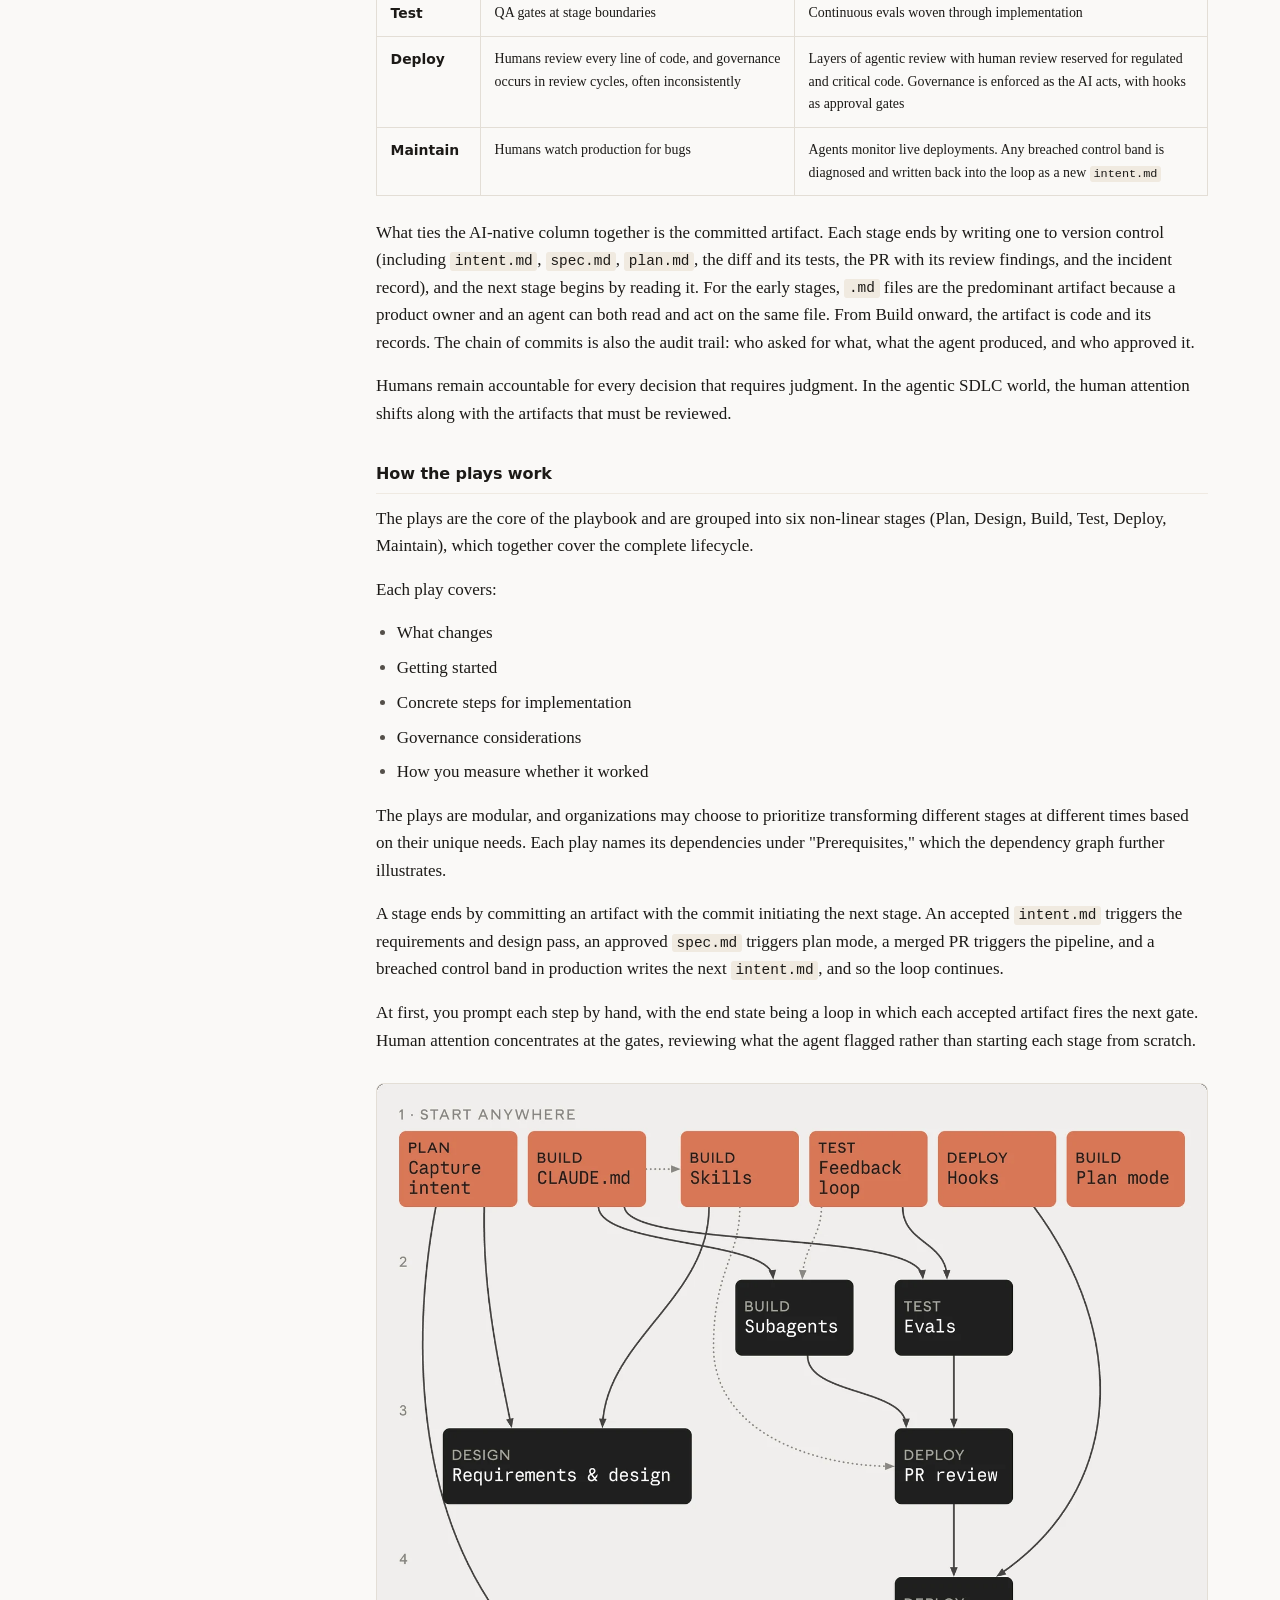
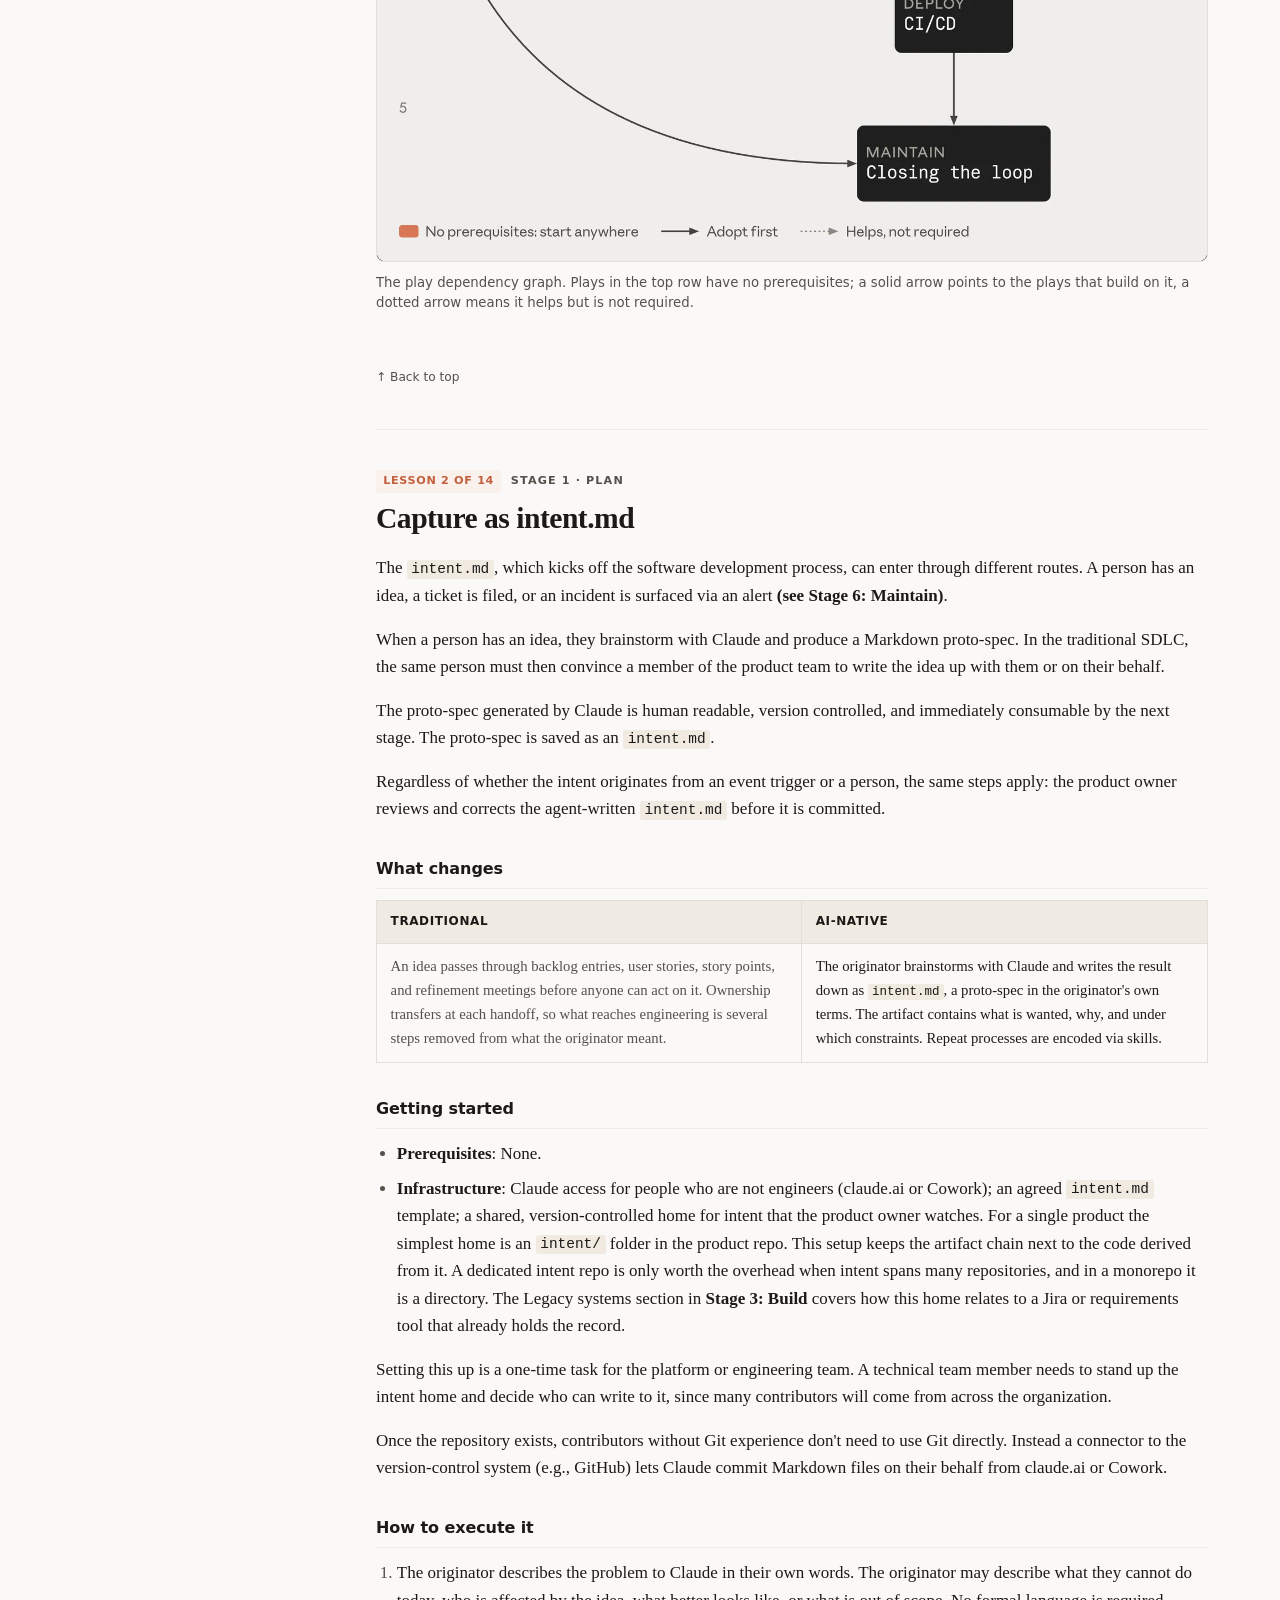
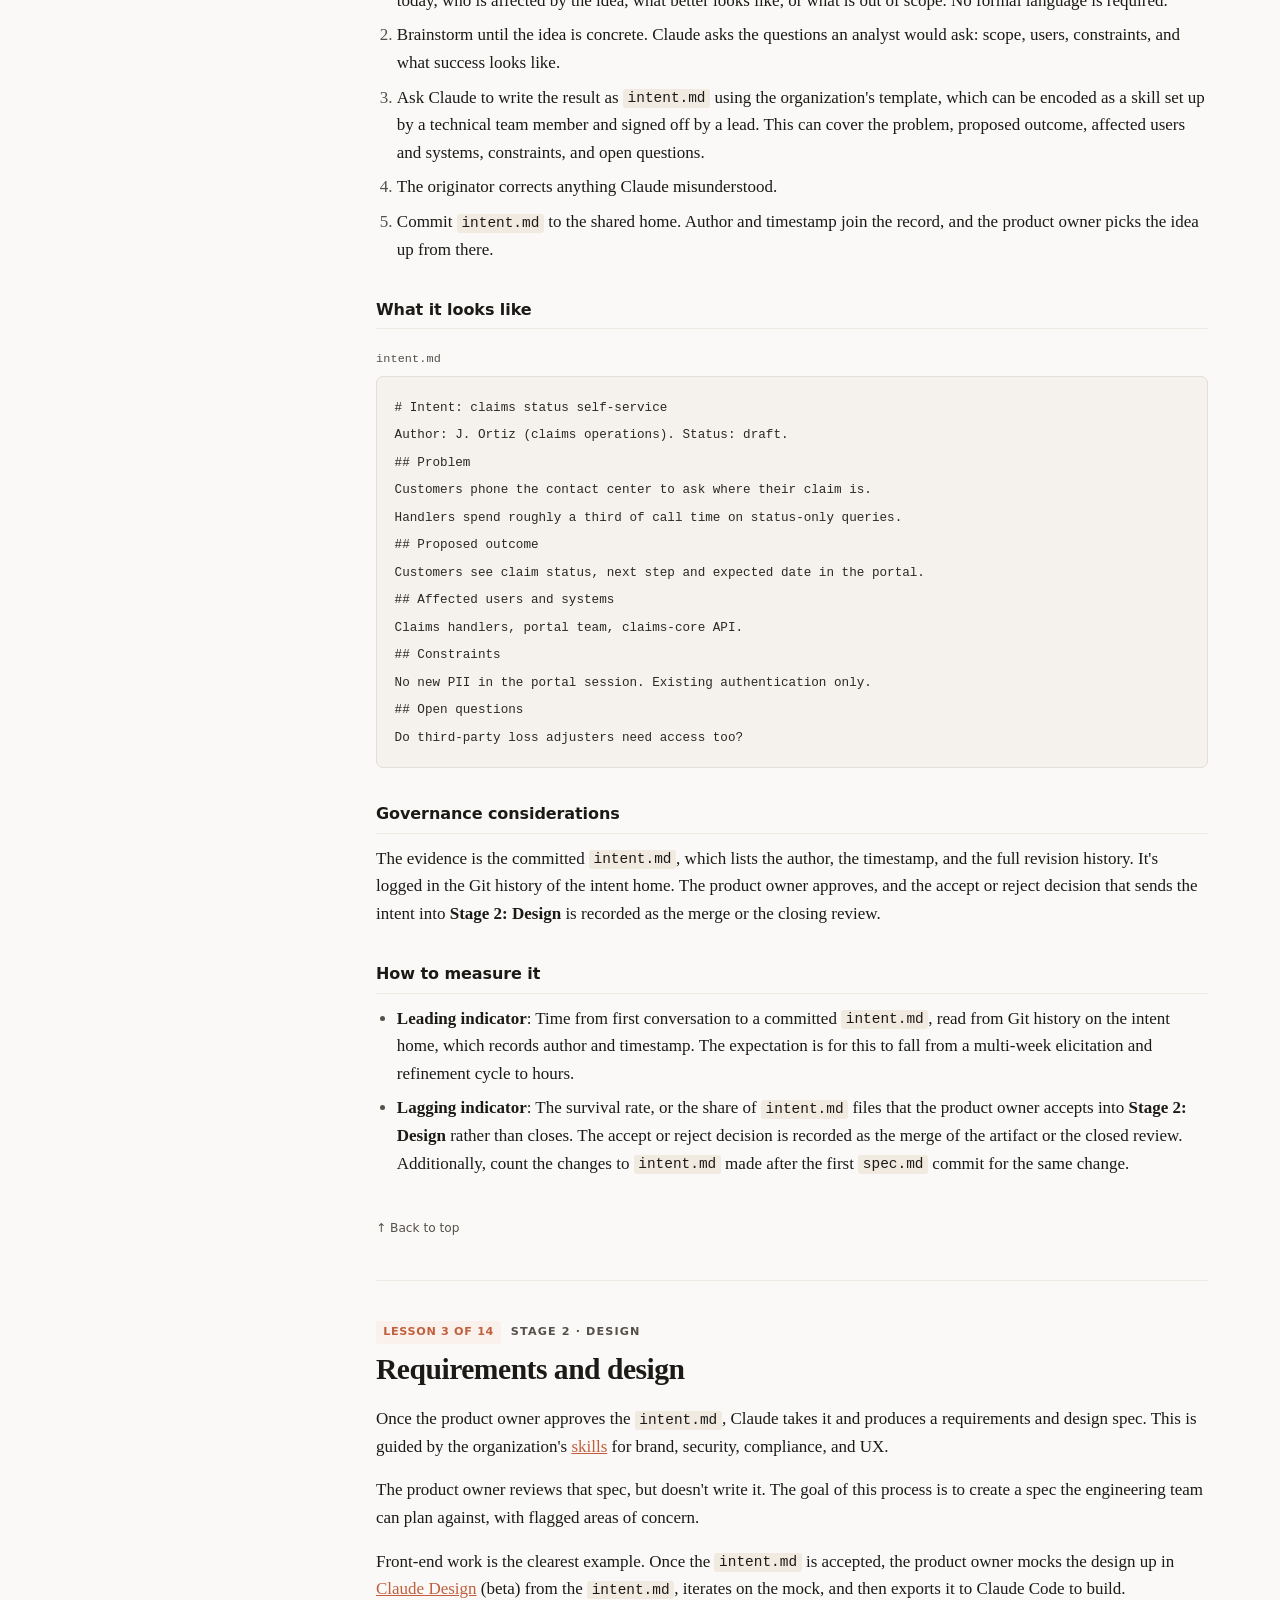
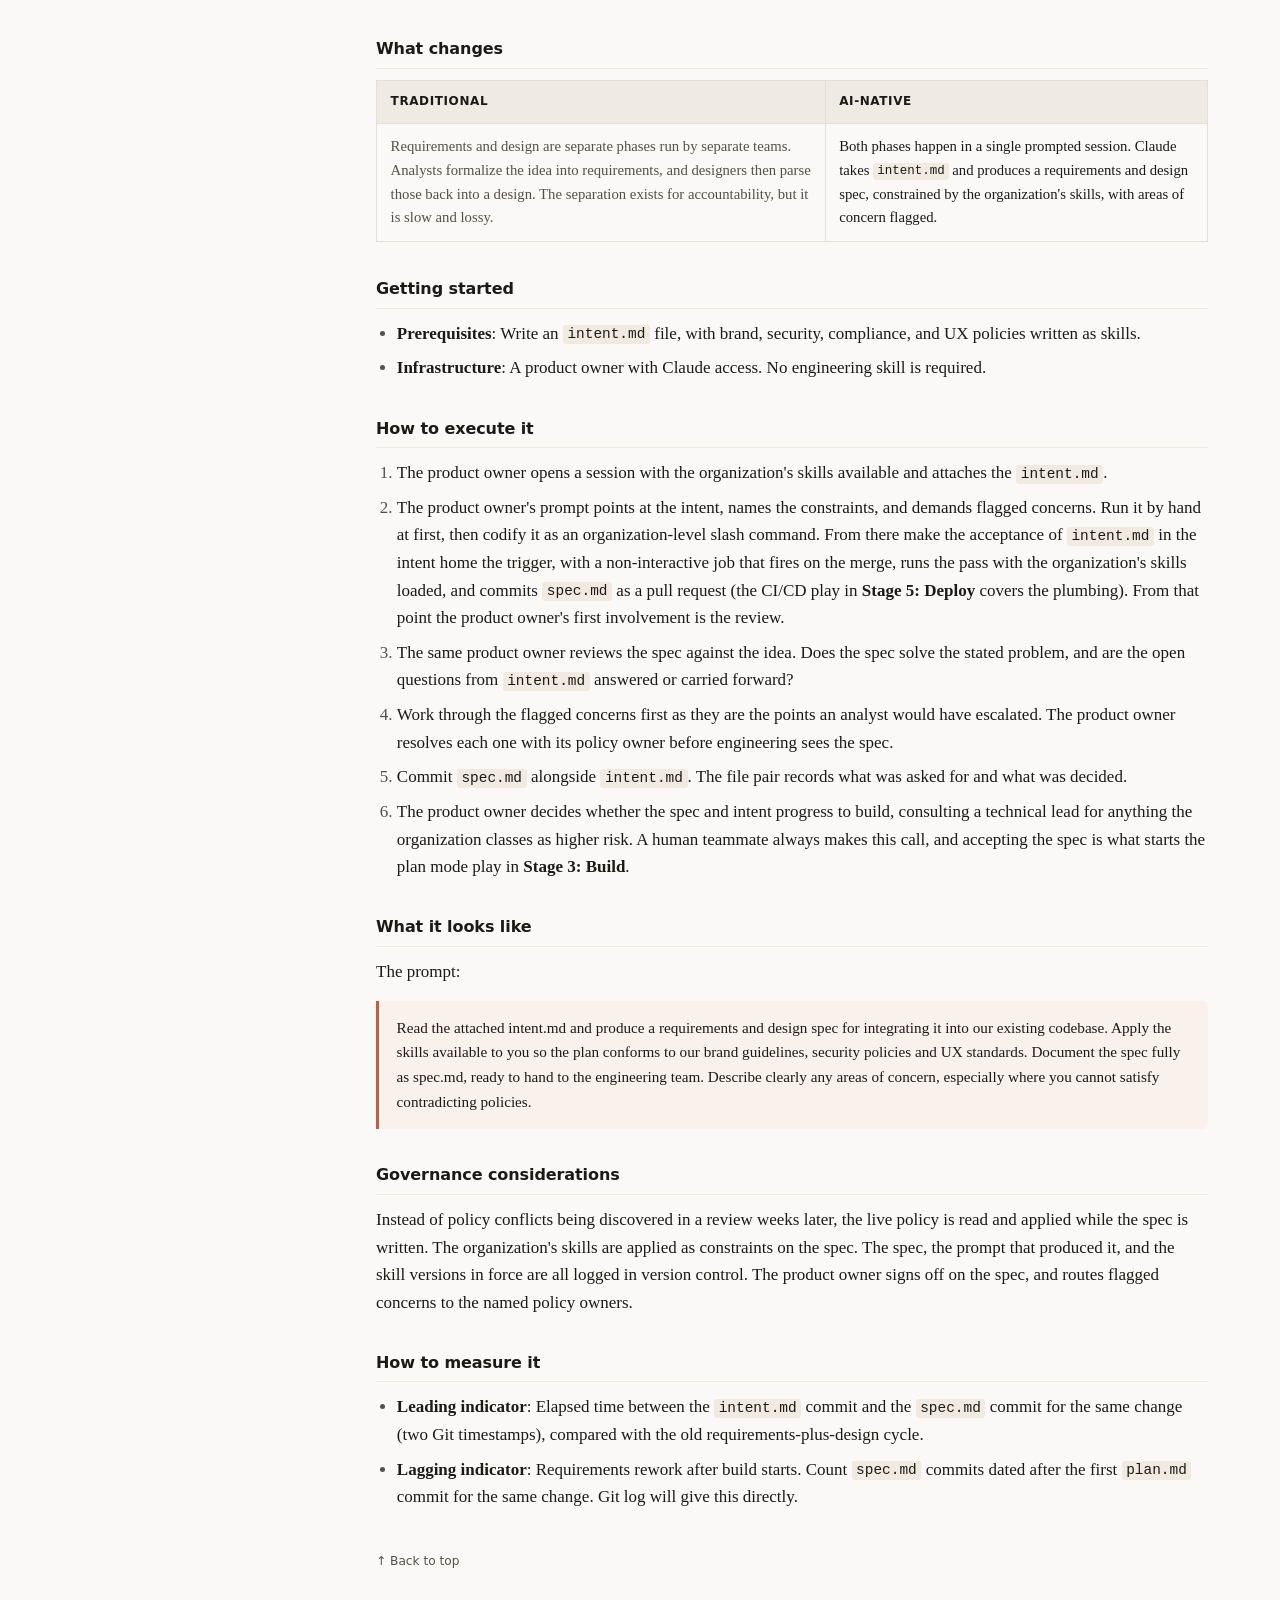
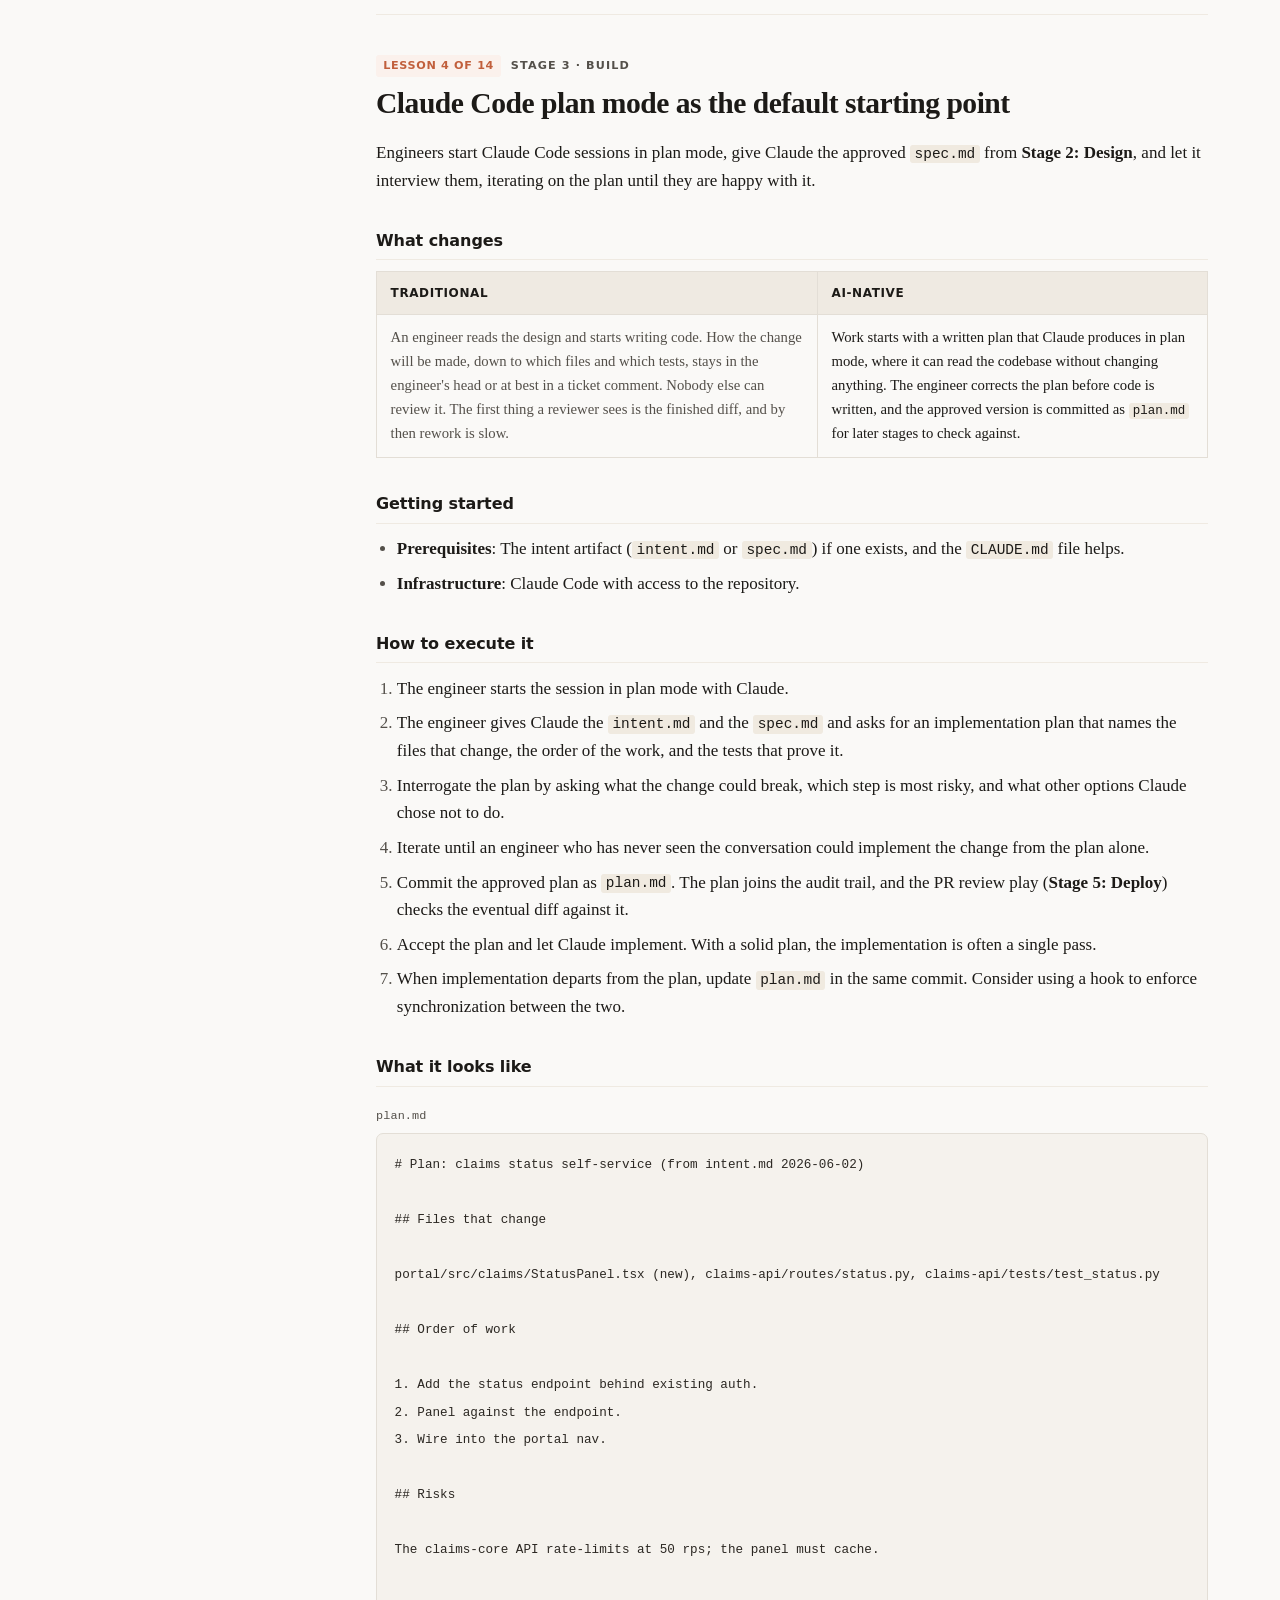
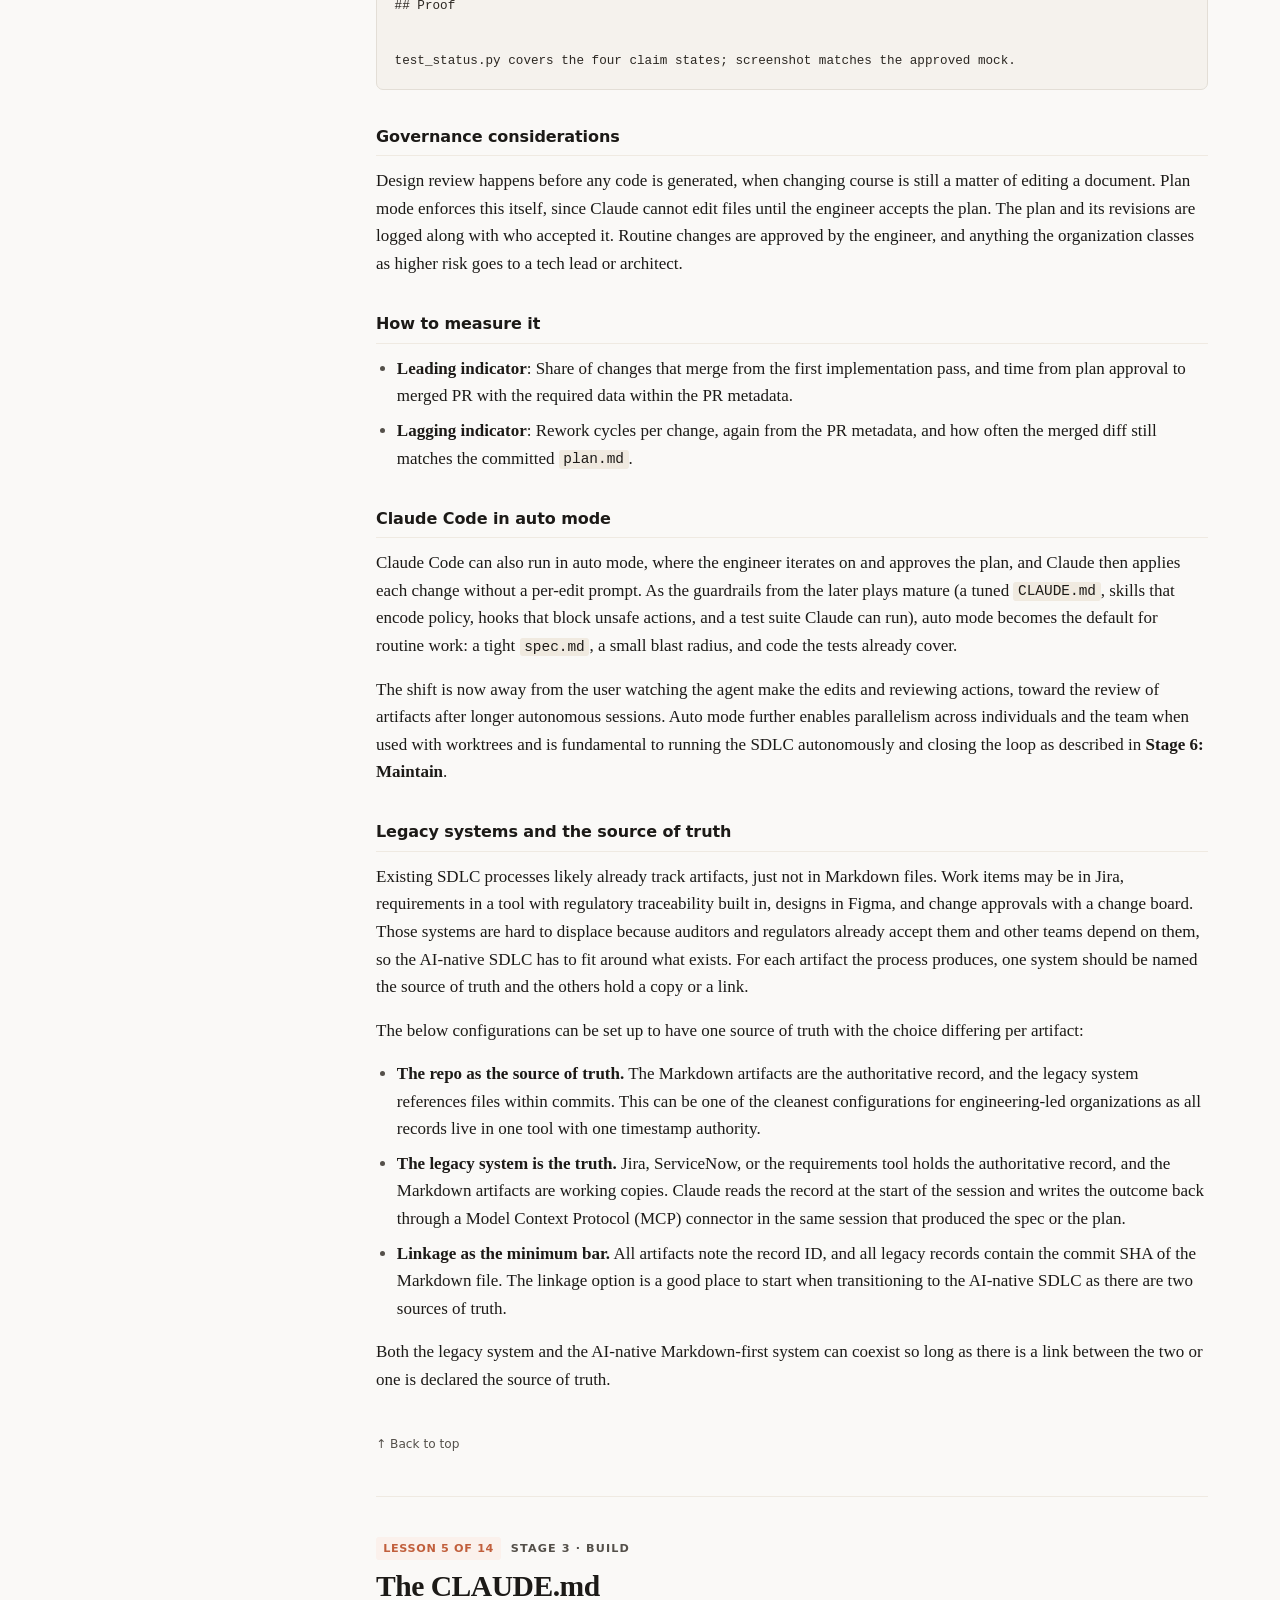
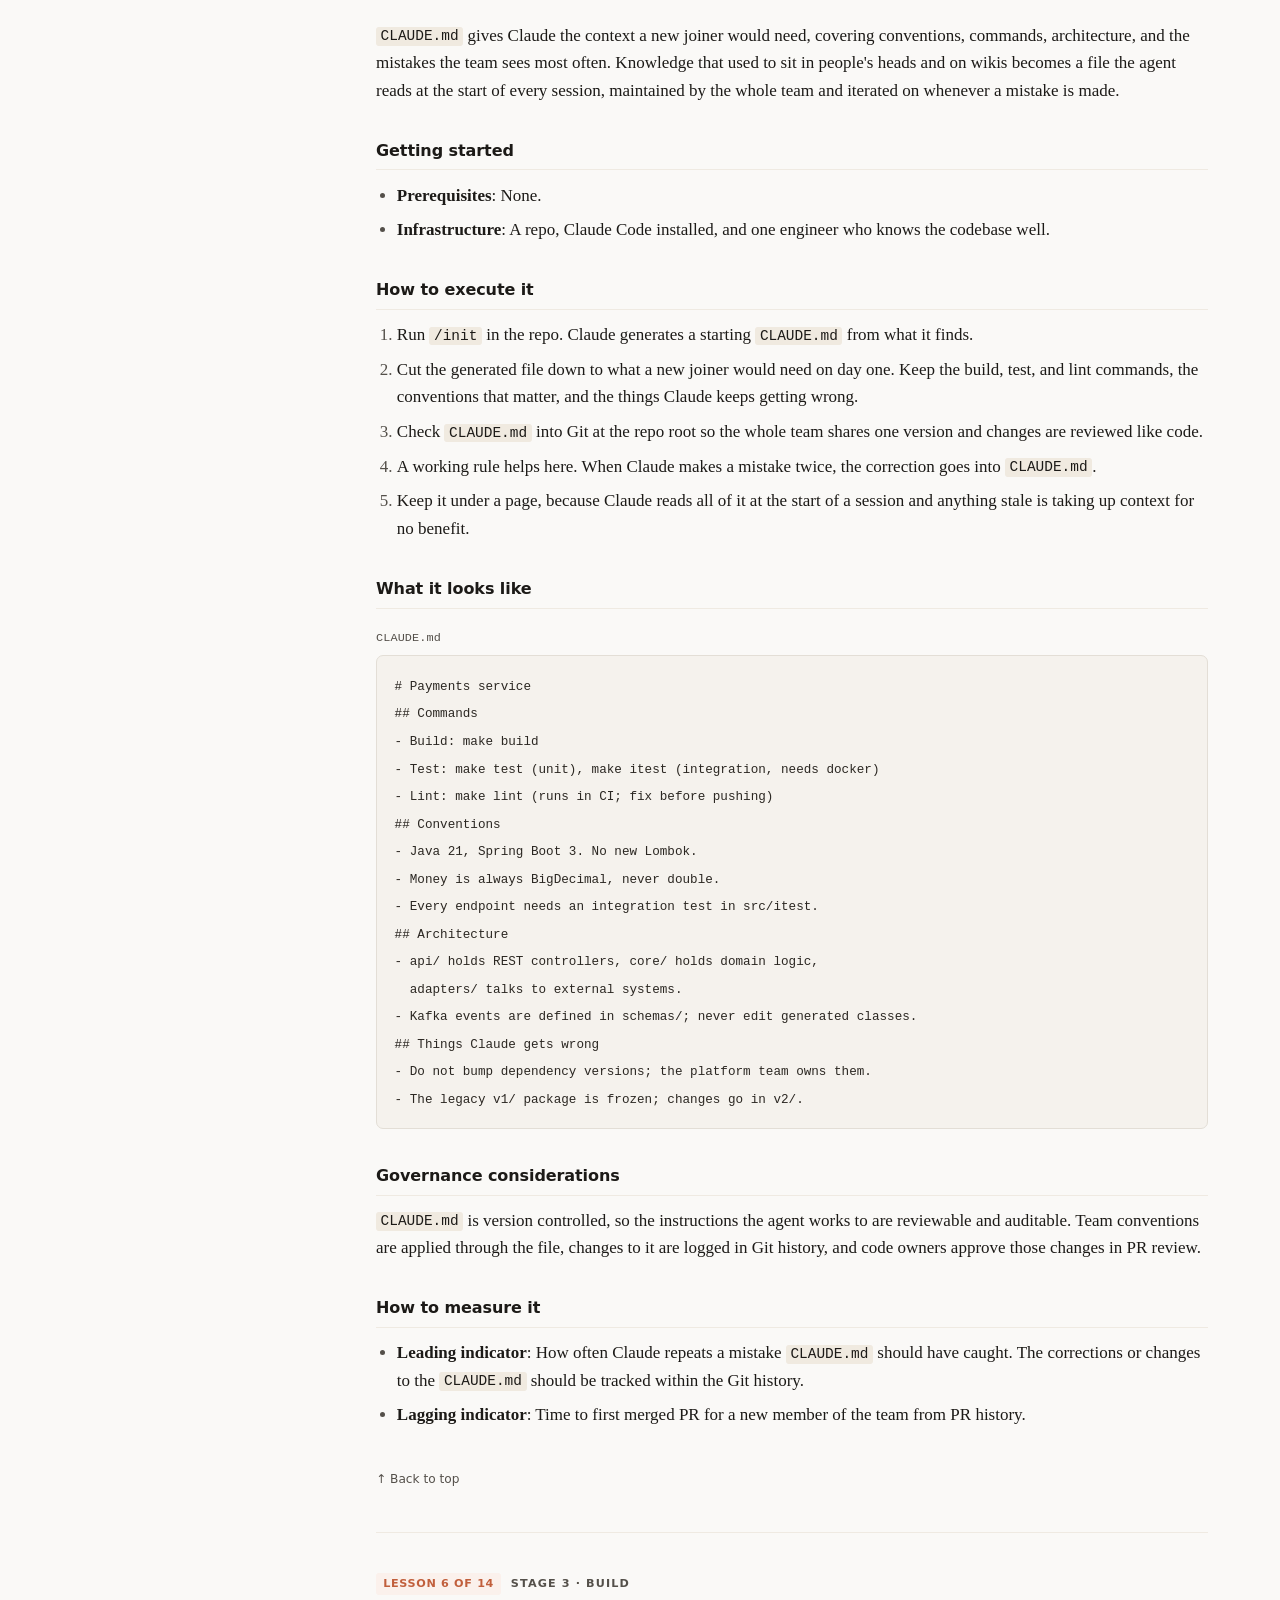
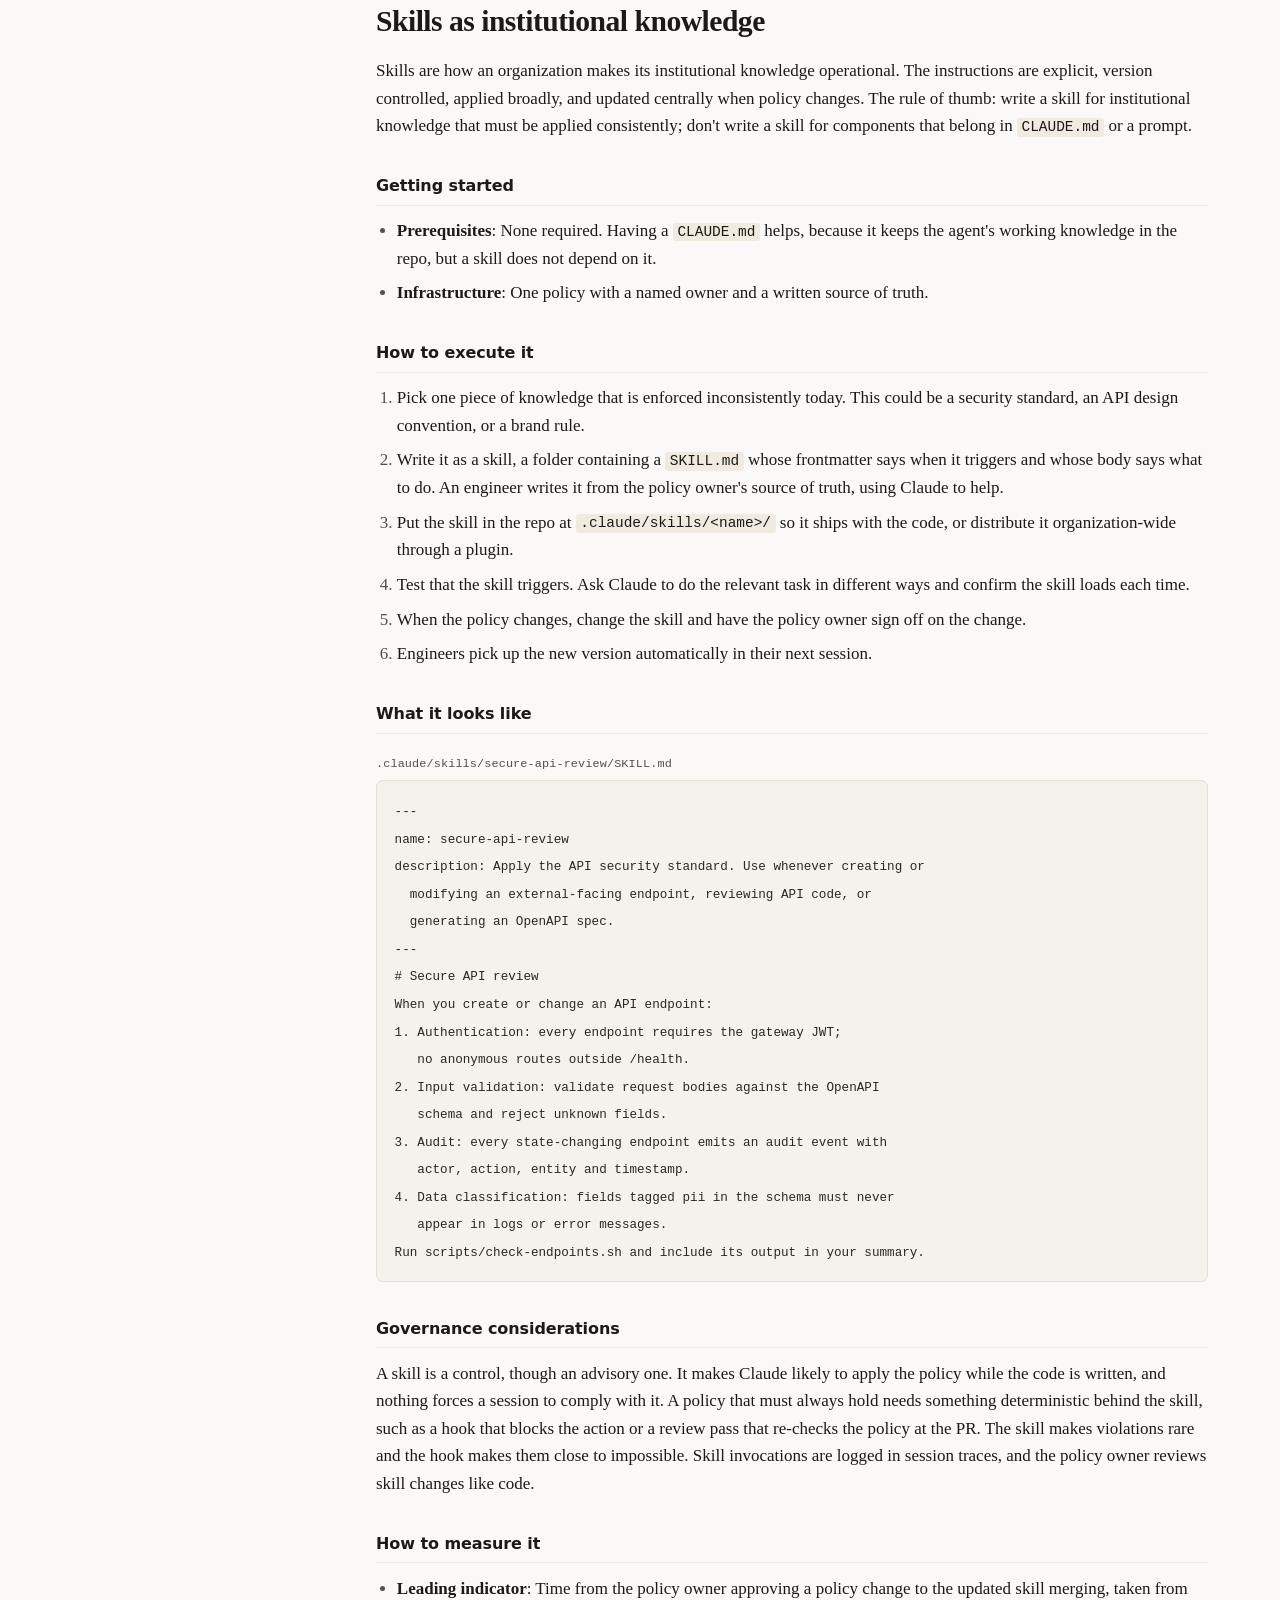
<file: reference/ai-native-sdlc-playbook.html>
<!doctype html>
<html lang="en">
<head>
<meta charset="utf-8">
<meta name="viewport" content="width=device-width, initial-scale=1">
<title>The AI-Native SDLC Playbook</title>
<style>
  :root{
    --bg:#faf9f7; --panel:#ffffff; --ink:#1c1a17; --ink-soft:#54504a;
    --line:#e3ded6; --line-soft:#efeae2; --accent:#c15f3c; --accent-soft:#fbf1ec;
    --code-bg:#f5f2ed; --code-ink:#2b2722; --mark:#f0eae0;
    --max:52rem;
  }
  @media (prefers-color-scheme: dark){
    :root:not([data-theme="light"]){
      --bg:#171614; --panel:#1e1d1a; --ink:#eceae6; --ink-soft:#a6a099;
      --line:#332f2a; --line-soft:#282520; --accent:#e08a63; --accent-soft:#2a211c;
      --code-bg:#232019; --code-ink:#e0dcd4; --mark:#2c2822;
    }
  }
  :root[data-theme="dark"]{
    --bg:#171614; --panel:#1e1d1a; --ink:#eceae6; --ink-soft:#a6a099;
    --line:#332f2a; --line-soft:#282520; --accent:#e08a63; --accent-soft:#2a211c;
    --code-bg:#232019; --code-ink:#e0dcd4; --mark:#2c2822;
  }

  *{box-sizing:border-box}
  html{scroll-behavior:smooth; scroll-padding-top:1.5rem}
  body{
    margin:0; background:var(--bg); color:var(--ink);
    font-family:"Iowan Old Style","Palatino Linotype",Palatino,Georgia,serif;
    font-size:17px; line-height:1.62; -webkit-font-smoothing:antialiased;
  }

  /* ---------- layout ---------- */
  .shell{display:grid; grid-template-columns:19rem minmax(0,1fr); min-height:100vh}
  nav.toc{
    border-right:1px solid var(--line); background:var(--panel);
    position:sticky; top:0; height:100vh; overflow-y:auto; padding:1.75rem 1.25rem 3rem;
  }
  main{padding:3rem 2.5rem 6rem; max-width:calc(var(--max) + 5rem); margin:0 auto; width:100%}

  @media (max-width:900px){
    .shell{grid-template-columns:1fr}
    nav.toc{position:static; height:auto; border-right:none; border-bottom:1px solid var(--line)}
    main{padding:2rem 1.25rem 4rem}
  }

  /* ---------- sidebar ---------- */
  .toc-title{
    font-family:ui-sans-serif,system-ui,-apple-system,"Segoe UI",sans-serif;
    font-size:.95rem; font-weight:650; letter-spacing:-.01em; line-height:1.3;
    margin:0 0 .3rem;
  }
  .toc-sub{
    font-family:ui-sans-serif,system-ui,sans-serif; font-size:.72rem; color:var(--ink-soft);
    text-transform:uppercase; letter-spacing:.09em; margin:0 0 1.4rem;
  }
  .stage{margin:1.35rem 0 .4rem; font-family:ui-sans-serif,system-ui,sans-serif;
    font-size:.68rem; font-weight:700; letter-spacing:.11em; text-transform:uppercase; color:var(--accent)}
  nav.toc ol{list-style:none; margin:0; padding:0}
  nav.toc a{
    display:block; padding:.34rem .55rem; margin-left:-.55rem; border-radius:5px;
    color:var(--ink-soft); text-decoration:none;
    font-family:ui-sans-serif,system-ui,sans-serif; font-size:.85rem; line-height:1.35;
  }
  nav.toc a:hover{background:var(--line-soft); color:var(--ink)}
  nav.toc a.active{background:var(--accent-soft); color:var(--accent); font-weight:600}
  nav.toc a .num{opacity:.55; font-variant-numeric:tabular-nums; margin-right:.4rem}

  .toolbar{display:flex; gap:.4rem; margin-top:1.6rem; padding-top:1.2rem; border-top:1px solid var(--line-soft)}
  .toolbar button{
    font-family:ui-sans-serif,system-ui,sans-serif; font-size:.74rem; cursor:pointer;
    background:transparent; color:var(--ink-soft); border:1px solid var(--line);
    border-radius:5px; padding:.32rem .6rem;
  }
  .toolbar button:hover{color:var(--ink); border-color:var(--ink-soft)}

  /* ---------- masthead ---------- */
  header.masthead{border-bottom:1px solid var(--line); padding-bottom:2rem; margin-bottom:2.5rem}
  .eyebrow{
    font-family:ui-sans-serif,system-ui,sans-serif; font-size:.72rem; font-weight:600;
    letter-spacing:.12em; text-transform:uppercase; color:var(--accent); margin:0 0 .7rem;
  }
  h1{font-size:2.6rem; line-height:1.1; letter-spacing:-.02em; margin:0 0 .9rem; font-weight:600}
  .standfirst{font-size:1.08rem; color:var(--ink-soft); margin:0; max-width:40rem}
  .meta{
    font-family:ui-sans-serif,system-ui,sans-serif; font-size:.8rem; color:var(--ink-soft);
    margin-top:1.4rem; display:flex; flex-wrap:wrap; gap:.4rem 1.2rem;
  }
  .meta a{color:var(--accent)}

  /* ---------- lessons ---------- */
  article{max-width:var(--max); padding-top:2.5rem; margin-top:2.5rem; border-top:1px solid var(--line-soft)}
  article:first-of-type{border-top:none; margin-top:0; padding-top:0}
  .lesson-tag{
    font-family:ui-sans-serif,system-ui,sans-serif; font-size:.7rem; font-weight:600;
    letter-spacing:.1em; text-transform:uppercase; color:var(--ink-soft); margin:0 0 .55rem;
    display:flex; gap:.6rem; align-items:baseline;
  }
  .lesson-tag .pill{
    background:var(--accent-soft); color:var(--accent); padding:.13rem .45rem;
    border-radius:3px; letter-spacing:.06em;
  }
  h2{font-size:1.85rem; line-height:1.2; letter-spacing:-.017em; font-weight:600; margin:0 0 1.1rem}
  h3{
    font-family:ui-sans-serif,system-ui,sans-serif; font-size:1rem; font-weight:650;
    letter-spacing:-.005em; margin:2.1rem 0 .7rem; padding-bottom:.35rem;
    border-bottom:1px solid var(--line-soft);
  }
  h4{font-family:ui-sans-serif,system-ui,sans-serif; font-size:.9rem; font-weight:650; margin:1.5rem 0 .5rem}
  p{margin:0 0 1rem}
  ul,ol{margin:0 0 1rem; padding-left:1.3rem}
  li{margin-bottom:.45rem}
  li::marker{color:var(--ink-soft)}
  strong{font-weight:650}
  a{color:var(--accent)}
  a:hover{text-decoration-thickness:2px}
  code{
    font-family:ui-monospace,SFMono-Regular,"SF Mono",Menlo,Consolas,monospace;
    font-size:.85em; background:var(--mark); padding:.1em .32em; border-radius:3px;
  }
  pre{
    background:var(--code-bg); border:1px solid var(--line); border-radius:7px;
    padding:1rem 1.1rem; overflow-x:auto; margin:.4rem 0 1.3rem;
  }
  pre code{
    background:none; padding:0; font-size:.79rem; line-height:1.6; color:var(--code-ink);
    white-space:pre;
  }
  .filename{
    font-family:ui-monospace,SFMono-Regular,Menlo,monospace; font-size:.74rem;
    color:var(--ink-soft); margin:1.3rem 0 .35rem; letter-spacing:.01em;
  }

  /* prompt block */
  .prompt{
    border-left:3px solid var(--accent); background:var(--accent-soft);
    padding:.9rem 1.1rem; border-radius:0 6px 6px 0; margin:.4rem 0 1.3rem;
    font-size:.95rem;
  }
  .prompt p{margin:0}

  /* tables */
  .table-wrap{overflow-x:auto; margin:.4rem 0 1.4rem}
  table{border-collapse:collapse; width:100%; font-size:.92rem; min-width:34rem}
  th,td{border:1px solid var(--line); padding:.7rem .85rem; text-align:left; vertical-align:top}
  th{
    background:var(--line-soft); font-family:ui-sans-serif,system-ui,sans-serif;
    font-size:.75rem; font-weight:650; letter-spacing:.05em; text-transform:uppercase;
  }
  td:first-child{color:var(--ink-soft)}

  .shifts td, .shifts th{font-size:.87rem}
  .shifts td:first-child{
    color:var(--ink); font-family:ui-sans-serif,system-ui,sans-serif;
    font-weight:650; white-space:nowrap; width:6.5rem;
  }

  figure{margin:1.8rem 0; padding:0}
  figure img{
    display:block; width:100%; height:auto; border:1px solid var(--line);
    border-radius:8px; background:#f2f0eb;
  }
  figure figcaption{
    font-family:ui-sans-serif,system-ui,sans-serif; font-size:.83rem; color:var(--ink-soft);
    margin:.7rem 0 0; padding:0; border:none; font-style:normal; line-height:1.5;
  }
  figcaption, .figure-note{
    font-family:ui-sans-serif,system-ui,sans-serif; font-size:.83rem; color:var(--ink-soft);
    border-left:2px solid var(--line); padding-left:.85rem; margin:1.2rem 0; font-style:italic;
  }

  footer.end{
    max-width:var(--max); margin-top:4rem; padding-top:1.6rem; border-top:1px solid var(--line);
    font-family:ui-sans-serif,system-ui,sans-serif; font-size:.82rem; color:var(--ink-soft);
  }
  .top-link{
    display:inline-block; margin-top:1.6rem; font-family:ui-sans-serif,system-ui,sans-serif;
    font-size:.76rem; color:var(--ink-soft); text-decoration:none;
  }
  .top-link:hover{color:var(--accent)}

  @media print{
    .shell{display:block}
    nav.toc{display:none}
    main{padding:0; max-width:none}
    article{page-break-before:always; border-top:none}
    article:first-of-type{page-break-before:avoid}
    pre{white-space:pre-wrap}
    body{font-size:11pt; background:#fff; color:#000}
  }
</style>
</head>
<body>
<div class="shell">

<nav class="toc">
  <p class="toc-title">The AI-Native SDLC Playbook</p>
  <p class="toc-sub">Anthropic Academy · 14 lessons</p>

  <div class="stage">Overview</div>
  <ol>
    <li><a href="#l1"><span class="num">1</span>Introduction</a></li>
  </ol>

  <div class="stage">Stage 1 · Plan</div>
  <ol>
    <li><a href="#l2"><span class="num">2</span>Capture as intent.md</a></li>
  </ol>

  <div class="stage">Stage 2 · Design</div>
  <ol>
    <li><a href="#l3"><span class="num">3</span>Requirements and design</a></li>
  </ol>

  <div class="stage">Stage 3 · Build</div>
  <ol>
    <li><a href="#l4"><span class="num">4</span>Plan mode as the default start</a></li>
    <li><a href="#l5"><span class="num">5</span>The CLAUDE.md</a></li>
    <li><a href="#l6"><span class="num">6</span>Skills as institutional knowledge</a></li>
    <li><a href="#l7"><span class="num">7</span>Parallel sessions and subagents</a></li>
  </ol>

  <div class="stage">Stage 4 · Test</div>
  <ol>
    <li><a href="#l8"><span class="num">8</span>Give Claude a feedback loop</a></li>
    <li><a href="#l9"><span class="num">9</span>Continuous evals in CI</a></li>
  </ol>

  <div class="stage">Stage 5 · Deploy</div>
  <ol>
    <li><a href="#l10"><span class="num">10</span>AI in the PR review loop</a></li>
    <li><a href="#l11"><span class="num">11</span>Hooks as approval gates</a></li>
    <li><a href="#l12"><span class="num">12</span>CI/CD integration and deployment</a></li>
  </ol>

  <div class="stage">Stage 6 · Maintain</div>
  <ol>
    <li><a href="#l13"><span class="num">13</span>Closing the loop on metrics</a></li>
  </ol>

  <div class="stage">Closing</div>
  <ol>
    <li><a href="#l14"><span class="num">14</span>Closing thoughts and resources</a></li>
  </ol>

  <div class="toolbar">
    <button id="theme-btn" type="button">Theme</button>
    <button id="print-btn" type="button">Print / PDF</button>
  </div>
</nav>

<main>

<header class="masthead">
  <p class="eyebrow">Anthropic Academy · Course transcript</p>
  <h1>The AI-Native SDLC Playbook</h1>
  <p class="standfirst">All fourteen lessons collected into one document: how the six stages of the software development lifecycle change when agents write most of the code, and which controls have to change with them.</p>
  <div class="meta">
    <span>Source: <a href="https://academy.claude.com/courses/ai-native-sdlc-playbook/introduction">academy.claude.com</a></span>
    <span>Compiled 2 September 2026</span>
  </div>
</header>

<!-- ================= LESSON 1 ================= -->
<article id="l1">
  <p class="lesson-tag"><span class="pill">Lesson 1 of 14</span><span>Overview · 6 min</span></p>
  <h2>Introduction</h2>

  <p>Organizations have started using AI to write code at a speed unthinkable one year ago, yet the processes around the code haven't changed at the same pace.</p>
  <p>Many engineering teams still have the same approval gates, reviews, handoffs, and policies, stalling productivity gains made by using agentic coding solutions like Claude Code.</p>

  <h3>The traditional SDLC</h3>
  <p>The software development lifecycle (SDLC) is the process that takes software from idea to production. Most organizations run some version of the same six stages, covering planning, design, building, testing, deploying, and maintaining software. Traditionally, each stage is a discrete phase owned by a different role. Product managers write requirements, technical architects turn them into designs, engineers build the designs, QA teams at regulated enterprises verify the software, release teams ship it, and operations monitors what is running. Work moves between the phases through documents, tickets, and sign-offs.</p>
  <p>The traditional software development lifecycle (SDLC) is process-heavy to ensure accountability and control at each step. However, the traditional SDLC was designed to maximize efficiency in an era where the most time-consuming and expensive stage was writing and implementing code, which is no longer the case. Product requirements documents (PRDs), estimation rituals, and product security reviews all existed to force alignment during what could be weeks, months, or quarters of development work.</p>
  <p>The traditional SDLC also features controls that assume every step is performed by humans. The organizations generating the most value have rebuilt their process around what agentic AI can now do, while ensuring that humans stay in the loop. In this guide, we walk through several of our Applied AI team's best practices for integrating Claude internally across each stage of the SDLC to accelerate development and make processes run faster, inspired by working with our customers.</p>

  <h3>When code is no longer the bottleneck</h3>
  <p>When code is no longer the bottleneck and the build phase runs faster than the traditional SDLC allows for, three things become true:</p>
  <ol>
    <li>The bottleneck moves to the stages on either side of the build phase: mainly plan, review/test, and deploy, which still run at human speed.</li>
    <li>The controls stop matching reality and become intractable. Reviewing each line by hand made sense when a person had written it, but it can't keep up once agents write most of the diff.</li>
    <li>Governance costs increase because exceptions still route through meetings and committees that meet weekly or monthly.</li>
  </ol>
  <figure>
  <img src="[data-uri]" width="1500" height="494" alt="Two rows of software lifecycle stages. Before agents: Plan, Design, a long Build block, Test, Deploy, Maintain, every stage at human speed. After agents: the same stages with Build collapsed to a sliver and the freed width marked &#39;cycle time reclaimed&#39;; Plan and Design are labelled requirements, Test is labelled review, Deploy is labelled release." loading="lazy">
  <figcaption>The bottleneck moved: build collapses to agent speed while the stages around it still run at human speed.</figcaption>
</figure>
  <p>Let's use a security bottleneck as an example. Security teams are sized for human output, so when agents multiply code output, either the review queue builds or code ships under-reviewed. A regulated organization can't accept either outcome, so its security and policy checks have to keep pace with the agents.</p>
  <p>To better realize the productivity gains of and secure agentic AI, the traditional SDLC lifecycle requires the same level of transformation as the implementation phase has undergone.</p>

  <h3>What is an AI-native SDLC?</h3>
  <p>The AI-native SDLC is a reimagined process that combines the old control objectives with new enforcement. Instead of a linear flow, the process becomes a loop, and AI is embedded at each point. The AI-native SDLC promotes automated handover and triggering of subsequent plays, helping to address the manual and clunky nature of handoff between the phases of the traditional SDLC.</p>
  <figure>
  <img src="[data-uri]" width="1500" height="962" alt="Left: the traditional lifecycle as a straight line, Plan to Design to Build to Test to Deploy to Maintain. Right: the same six stages arranged as a continuous loop around Claude, with arrows running clockwise from Plan back to Plan." loading="lazy">
  <figcaption>The traditional linear SDLC (left) and the AI-native continuous loop (right), with humans positioned above the loop instigating, directing, and governing.</figcaption>
</figure>

  <h3>The shifts</h3>
  <p>The table below highlights the ends of the spectrum between traditional SDLC and AI-native SDLC, supported by Claude. Most organizations sit somewhere between the two columns.</p>
  <div class="table-wrap">
  <table class="shifts">
    <thead><tr><th>Stage</th><th>Traditional SDLC</th><th>AI-native SDLC</th></tr></thead>
    <tbody>
      <tr><td>Plan</td><td>Requirements gathered by committee, distilled through workshops and sign-offs, written up by hand</td><td>Claude synthesizes pain points straight from the sources and captures them within <code>intent.md</code>, which is human readable and machine actionable</td></tr>
      <tr><td>Design</td><td>Spec written by analysts, parsed by designers</td><td>Requirements and design compressed into one working session with an agent, guided by standards encoded as skills, versioned in Git</td></tr>
      <tr><td>Build</td><td>Tests and code are handwritten, and documentation is written after the main development happens</td><td>Tests and code are generated by AI, and institutional knowledge is maintained as versioned machine-readable <code>CLAUDE.md</code> files and skills</td></tr>
      <tr><td>Test</td><td>QA gates at stage boundaries</td><td>Continuous evals woven through implementation</td></tr>
      <tr><td>Deploy</td><td>Humans review every line of code, and governance occurs in review cycles, often inconsistently</td><td>Layers of agentic review with human review reserved for regulated and critical code. Governance is enforced as the AI acts, with hooks as approval gates</td></tr>
      <tr><td>Maintain</td><td>Humans watch production for bugs</td><td>Agents monitor live deployments. Any breached control band is diagnosed and written back into the loop as a new <code>intent.md</code></td></tr>
    </tbody>
  </table>
  </div>

  <p>What ties the AI-native column together is the committed artifact. Each stage ends by writing one to version control (including <code>intent.md</code>, <code>spec.md</code>, <code>plan.md</code>, the diff and its tests, the PR with its review findings, and the incident record), and the next stage begins by reading it. For the early stages, <code>.md</code> files are the predominant artifact because a product owner and an agent can both read and act on the same file. From Build onward, the artifact is code and its records. The chain of commits is also the audit trail: who asked for what, what the agent produced, and who approved it.</p>
  <p>Humans remain accountable for every decision that requires judgment. In the agentic SDLC world, the human attention shifts along with the artifacts that must be reviewed.</p>

  <h3>How the plays work</h3>
  <p>The plays are the core of the playbook and are grouped into six non-linear stages (Plan, Design, Build, Test, Deploy, Maintain), which together cover the complete lifecycle.</p>
  <p>Each play covers:</p>
  <ul>
    <li>What changes</li>
    <li>Getting started</li>
    <li>Concrete steps for implementation</li>
    <li>Governance considerations</li>
    <li>How you measure whether it worked</li>
  </ul>
  <p>The plays are modular, and organizations may choose to prioritize transforming different stages at different times based on their unique needs. Each play names its dependencies under "Prerequisites," which the dependency graph further illustrates.</p>
  <p>A stage ends by committing an artifact with the commit initiating the next stage. An accepted <code>intent.md</code> triggers the requirements and design pass, an approved <code>spec.md</code> triggers plan mode, a merged PR triggers the pipeline, and a breached control band in production writes the next <code>intent.md</code>, and so the loop continues.</p>
  <p>At first, you prompt each step by hand, with the end state being a loop in which each accepted artifact fires the next gate. Human attention concentrates at the gates, reviewing what the agent flagged rather than starting each stage from scratch.</p>
  <figure>
  <img src="[data-uri]" width="1500" height="1405" alt="Dependency graph of the plays in five rows. Row 1, no prerequisites: Capture intent, CLAUDE.md, Skills, Feedback loop, Hooks, Plan mode. Row 2: Subagents and Evals. Row 3: Requirements and design, PR review. Row 4: CI/CD. Row 5: Closing the loop. Solid arrows mean adopt first; dotted arrows mean helps but is not required." loading="lazy">
  <figcaption>The play dependency graph. Plays in the top row have no prerequisites; a solid arrow points to the plays that build on it, a dotted arrow means it helps but is not required.</figcaption>
</figure>

  <a class="top-link" href="#l1">↑ Back to top</a>
</article>

<!-- ================= LESSON 2 ================= -->
<article id="l2">
  <p class="lesson-tag"><span class="pill">Lesson 2 of 14</span><span>Stage 1 · Plan</span></p>
  <h2>Capture as intent.md</h2>

  <p>The <code>intent.md</code>, which kicks off the software development process, can enter through different routes. A person has an idea, a ticket is filed, or an incident is surfaced via an alert <strong>(see Stage 6: Maintain)</strong>.</p>
  <p>When a person has an idea, they brainstorm with Claude and produce a Markdown proto-spec. In the traditional SDLC, the same person must then convince a member of the product team to write the idea up with them or on their behalf.</p>
  <p>The proto-spec generated by Claude is human readable, version controlled, and immediately consumable by the next stage. The proto-spec is saved as an <code>intent.md</code>.</p>
  <p>Regardless of whether the intent originates from an event trigger or a person, the same steps apply: the product owner reviews and corrects the agent-written <code>intent.md</code> before it is committed.</p>

  <h3>What changes</h3>
  <div class="table-wrap">
  <table>
    <thead><tr><th>Traditional</th><th>AI-native</th></tr></thead>
    <tbody><tr>
      <td>An idea passes through backlog entries, user stories, story points, and refinement meetings before anyone can act on it. Ownership transfers at each handoff, so what reaches engineering is several steps removed from what the originator meant.</td>
      <td>The originator brainstorms with Claude and writes the result down as <code>intent.md</code>, a proto-spec in the originator's own terms. The artifact contains what is wanted, why, and under which constraints. Repeat processes are encoded via skills.</td>
    </tr></tbody>
  </table>
  </div>

  <h3>Getting started</h3>
  <ul>
    <li><strong>Prerequisites</strong>: None.</li>
    <li><strong>Infrastructure</strong>: Claude access for people who are not engineers (claude.ai or Cowork); an agreed <code>intent.md</code> template; a shared, version-controlled home for intent that the product owner watches. For a single product the simplest home is an <code>intent/</code> folder in the product repo. This setup keeps the artifact chain next to the code derived from it. A dedicated intent repo is only worth the overhead when intent spans many repositories, and in a monorepo it is a directory. The Legacy systems section in <strong>Stage 3: Build</strong> covers how this home relates to a Jira or requirements tool that already holds the record.</li>
  </ul>
  <p>Setting this up is a one-time task for the platform or engineering team. A technical team member needs to stand up the intent home and decide who can write to it, since many contributors will come from across the organization.</p>
  <p>Once the repository exists, contributors without Git experience don't need to use Git directly. Instead a connector to the version-control system (e.g., GitHub) lets Claude commit Markdown files on their behalf from claude.ai or Cowork.</p>

  <h3>How to execute it</h3>
  <ol>
    <li>The originator describes the problem to Claude in their own words. The originator may describe what they cannot do today, who is affected by the idea, what better looks like, or what is out of scope. No formal language is required.</li>
    <li>Brainstorm until the idea is concrete. Claude asks the questions an analyst would ask: scope, users, constraints, and what success looks like.</li>
    <li>Ask Claude to write the result as <code>intent.md</code> using the organization's template, which can be encoded as a skill set up by a technical team member and signed off by a lead. This can cover the problem, proposed outcome, affected users and systems, constraints, and open questions.</li>
    <li>The originator corrects anything Claude misunderstood.</li>
    <li>Commit <code>intent.md</code> to the shared home. Author and timestamp join the record, and the product owner picks the idea up from there.</li>
  </ol>

  <h3>What it looks like</h3>
  <p class="filename">intent.md</p>
<pre><code># Intent: claims status self-service
Author: J. Ortiz (claims operations). Status: draft.
## Problem
Customers phone the contact center to ask where their claim is.
Handlers spend roughly a third of call time on status-only queries.
## Proposed outcome
Customers see claim status, next step and expected date in the portal.
## Affected users and systems
Claims handlers, portal team, claims-core API.
## Constraints
No new PII in the portal session. Existing authentication only.
## Open questions
Do third-party loss adjusters need access too?</code></pre>

  <h3>Governance considerations</h3>
  <p>The evidence is the committed <code>intent.md</code>, which lists the author, the timestamp, and the full revision history. It's logged in the Git history of the intent home. The product owner approves, and the accept or reject decision that sends the intent into <strong>Stage 2: Design</strong> is recorded as the merge or the closing review.</p>

  <h3>How to measure it</h3>
  <ul>
    <li><strong>Leading indicator</strong>: Time from first conversation to a committed <code>intent.md</code>, read from Git history on the intent home, which records author and timestamp. The expectation is for this to fall from a multi-week elicitation and refinement cycle to hours.</li>
    <li><strong>Lagging indicator</strong>: The survival rate, or the share of <code>intent.md</code> files that the product owner accepts into <strong>Stage 2: Design</strong> rather than closes. The accept or reject decision is recorded as the merge of the artifact or the closed review. Additionally, count the changes to <code>intent.md</code> made after the first <code>spec.md</code> commit for the same change.</li>
  </ul>

  <a class="top-link" href="#l1">↑ Back to top</a>
</article>

<!-- ================= LESSON 3 ================= -->
<article id="l3">
  <p class="lesson-tag"><span class="pill">Lesson 3 of 14</span><span>Stage 2 · Design</span></p>
  <h2>Requirements and design</h2>

  <p>Once the product owner approves the <code>intent.md</code>, Claude takes it and produces a requirements and design spec. This is guided by the organization's <a href="https://claude.com/blog/complete-guide-to-building-skills-for-claude">skills</a> for brand, security, compliance, and UX.</p>
  <p>The product owner reviews that spec, but doesn't write it. The goal of this process is to create a spec the engineering team can plan against, with flagged areas of concern.</p>
  <p>Front-end work is the clearest example. Once the <code>intent.md</code> is accepted, the product owner mocks the design up in <a href="https://www.anthropic.com/news/claude-design-anthropic-labs">Claude Design</a> (beta) from the <code>intent.md</code>, iterates on the mock, and then exports it to Claude Code to build.</p>

  <h3>What changes</h3>
  <div class="table-wrap">
  <table>
    <thead><tr><th>Traditional</th><th>AI-native</th></tr></thead>
    <tbody><tr>
      <td>Requirements and design are separate phases run by separate teams. Analysts formalize the idea into requirements, and designers then parse those back into a design. The separation exists for accountability, but it is slow and lossy.</td>
      <td>Both phases happen in a single prompted session. Claude takes <code>intent.md</code> and produces a requirements and design spec, constrained by the organization's skills, with areas of concern flagged.</td>
    </tr></tbody>
  </table>
  </div>

  <h3>Getting started</h3>
  <ul>
    <li><strong>Prerequisites</strong>: Write an <code>intent.md</code> file, with brand, security, compliance, and UX policies written as skills.</li>
    <li><strong>Infrastructure</strong>: A product owner with Claude access. No engineering skill is required.</li>
  </ul>

  <h3>How to execute it</h3>
  <ol>
    <li>The product owner opens a session with the organization's skills available and attaches the <code>intent.md</code>.</li>
    <li>The product owner's prompt points at the intent, names the constraints, and demands flagged concerns. Run it by hand at first, then codify it as an organization-level slash command. From there make the acceptance of <code>intent.md</code> in the intent home the trigger, with a non-interactive job that fires on the merge, runs the pass with the organization's skills loaded, and commits <code>spec.md</code> as a pull request (the CI/CD play in <strong>Stage 5: Deploy</strong> covers the plumbing). From that point the product owner's first involvement is the review.</li>
    <li>The same product owner reviews the spec against the idea. Does the spec solve the stated problem, and are the open questions from <code>intent.md</code> answered or carried forward?</li>
    <li>Work through the flagged concerns first as they are the points an analyst would have escalated. The product owner resolves each one with its policy owner before engineering sees the spec.</li>
    <li>Commit <code>spec.md</code> alongside <code>intent.md</code>. The file pair records what was asked for and what was decided.</li>
    <li>The product owner decides whether the spec and intent progress to build, consulting a technical lead for anything the organization classes as higher risk. A human teammate always makes this call, and accepting the spec is what starts the plan mode play in <strong>Stage 3: Build</strong>.</li>
  </ol>

  <h3>What it looks like</h3>
  <p>The prompt:</p>
  <div class="prompt"><p>Read the attached intent.md and produce a requirements and design spec for integrating it into our existing codebase. Apply the skills available to you so the plan conforms to our brand guidelines, security policies and UX standards. Document the spec fully as spec.md, ready to hand to the engineering team. Describe clearly any areas of concern, especially where you cannot satisfy contradicting policies.</p></div>

  <h3>Governance considerations</h3>
  <p>Instead of policy conflicts being discovered in a review weeks later, the live policy is read and applied while the spec is written. The organization's skills are applied as constraints on the spec. The spec, the prompt that produced it, and the skill versions in force are all logged in version control. The product owner signs off on the spec, and routes flagged concerns to the named policy owners.</p>

  <h3>How to measure it</h3>
  <ul>
    <li><strong>Leading indicator</strong>: Elapsed time between the <code>intent.md</code> commit and the <code>spec.md</code> commit for the same change (two Git timestamps), compared with the old requirements-plus-design cycle.</li>
    <li><strong>Lagging indicator</strong>: Requirements rework after build starts. Count <code>spec.md</code> commits dated after the first <code>plan.md</code> commit for the same change. Git log will give this directly.</li>
  </ul>

  <a class="top-link" href="#l1">↑ Back to top</a>
</article>

<!-- ================= LESSON 4 ================= -->
<article id="l4">
  <p class="lesson-tag"><span class="pill">Lesson 4 of 14</span><span>Stage 3 · Build</span></p>
  <h2>Claude Code plan mode as the default starting point</h2>

  <p>Engineers start Claude Code sessions in plan mode, give Claude the approved <code>spec.md</code> from <strong>Stage 2: Design</strong>, and let it interview them, iterating on the plan until they are happy with it.</p>

  <h3>What changes</h3>
  <div class="table-wrap">
  <table>
    <thead><tr><th>Traditional</th><th>AI-native</th></tr></thead>
    <tbody><tr>
      <td>An engineer reads the design and starts writing code. How the change will be made, down to which files and which tests, stays in the engineer's head or at best in a ticket comment. Nobody else can review it. The first thing a reviewer sees is the finished diff, and by then rework is slow.</td>
      <td>Work starts with a written plan that Claude produces in plan mode, where it can read the codebase without changing anything. The engineer corrects the plan before code is written, and the approved version is committed as <code>plan.md</code> for later stages to check against.</td>
    </tr></tbody>
  </table>
  </div>

  <h3>Getting started</h3>
  <ul>
    <li><strong>Prerequisites</strong>: The intent artifact (<code>intent.md</code> or <code>spec.md</code>) if one exists, and the <code>CLAUDE.md</code> file helps.</li>
    <li><strong>Infrastructure</strong>: Claude Code with access to the repository.</li>
  </ul>

  <h3>How to execute it</h3>
  <ol>
    <li>The engineer starts the session in plan mode with Claude.</li>
    <li>The engineer gives Claude the <code>intent.md</code> and the <code>spec.md</code> and asks for an implementation plan that names the files that change, the order of the work, and the tests that prove it.</li>
    <li>Interrogate the plan by asking what the change could break, which step is most risky, and what other options Claude chose not to do.</li>
    <li>Iterate until an engineer who has never seen the conversation could implement the change from the plan alone.</li>
    <li>Commit the approved plan as <code>plan.md</code>. The plan joins the audit trail, and the PR review play (<strong>Stage 5: Deploy</strong>) checks the eventual diff against it.</li>
    <li>Accept the plan and let Claude implement. With a solid plan, the implementation is often a single pass.</li>
    <li>When implementation departs from the plan, update <code>plan.md</code> in the same commit. Consider using a hook to enforce synchronization between the two.</li>
  </ol>

  <h3>What it looks like</h3>
  <p class="filename">plan.md</p>
<pre><code># Plan: claims status self-service (from intent.md 2026-06-02)

## Files that change

portal/src/claims/StatusPanel.tsx (new), claims-api/routes/status.py, claims-api/tests/test_status.py

## Order of work

1. Add the status endpoint behind existing auth.
2. Panel against the endpoint.
3. Wire into the portal nav.

## Risks

The claims-core API rate-limits at 50 rps; the panel must cache.

## Proof

test_status.py covers the four claim states; screenshot matches the approved mock.</code></pre>

  <h3>Governance considerations</h3>
  <p>Design review happens before any code is generated, when changing course is still a matter of editing a document. Plan mode enforces this itself, since Claude cannot edit files until the engineer accepts the plan. The plan and its revisions are logged along with who accepted it. Routine changes are approved by the engineer, and anything the organization classes as higher risk goes to a tech lead or architect.</p>

  <h3>How to measure it</h3>
  <ul>
    <li><strong>Leading indicator</strong>: Share of changes that merge from the first implementation pass, and time from plan approval to merged PR with the required data within the PR metadata.</li>
    <li><strong>Lagging indicator</strong>: Rework cycles per change, again from the PR metadata, and how often the merged diff still matches the committed <code>plan.md</code>.</li>
  </ul>

  <h3>Claude Code in auto mode</h3>
  <p>Claude Code can also run in auto mode, where the engineer iterates on and approves the plan, and Claude then applies each change without a per-edit prompt. As the guardrails from the later plays mature (a tuned <code>CLAUDE.md</code>, skills that encode policy, hooks that block unsafe actions, and a test suite Claude can run), auto mode becomes the default for routine work: a tight <code>spec.md</code>, a small blast radius, and code the tests already cover.</p>
  <p>The shift is now away from the user watching the agent make the edits and reviewing actions, toward the review of artifacts after longer autonomous sessions. Auto mode further enables parallelism across individuals and the team when used with worktrees and is fundamental to running the SDLC autonomously and closing the loop as described in <strong>Stage 6: Maintain</strong>.</p>

  <h3>Legacy systems and the source of truth</h3>
  <p>Existing SDLC processes likely already track artifacts, just not in Markdown files. Work items may be in Jira, requirements in a tool with regulatory traceability built in, designs in Figma, and change approvals with a change board. Those systems are hard to displace because auditors and regulators already accept them and other teams depend on them, so the AI-native SDLC has to fit around what exists. For each artifact the process produces, one system should be named the source of truth and the others hold a copy or a link.</p>
  <p>The below configurations can be set up to have one source of truth with the choice differing per artifact:</p>
  <ul>
    <li><strong>The repo as the source of truth.</strong> The Markdown artifacts are the authoritative record, and the legacy system references files within commits. This can be one of the cleanest configurations for engineering-led organizations as all records live in one tool with one timestamp authority.</li>
    <li><strong>The legacy system is the truth.</strong> Jira, ServiceNow, or the requirements tool holds the authoritative record, and the Markdown artifacts are working copies. Claude reads the record at the start of the session and writes the outcome back through a Model Context Protocol (MCP) connector in the same session that produced the spec or the plan.</li>
    <li><strong>Linkage as the minimum bar.</strong> All artifacts note the record ID, and all legacy records contain the commit SHA of the Markdown file. The linkage option is a good place to start when transitioning to the AI-native SDLC as there are two sources of truth.</li>
  </ul>
  <p>Both the legacy system and the AI-native Markdown-first system can coexist so long as there is a link between the two or one is declared the source of truth.</p>

  <a class="top-link" href="#l1">↑ Back to top</a>
</article>

<!-- ================= LESSON 5 ================= -->
<article id="l5">
  <p class="lesson-tag"><span class="pill">Lesson 5 of 14</span><span>Stage 3 · Build</span></p>
  <h2>The CLAUDE.md</h2>

  <p><code>CLAUDE.md</code> gives Claude the context a new joiner would need, covering conventions, commands, architecture, and the mistakes the team sees most often. Knowledge that used to sit in people's heads and on wikis becomes a file the agent reads at the start of every session, maintained by the whole team and iterated on whenever a mistake is made.</p>

  <h3>Getting started</h3>
  <ul>
    <li><strong>Prerequisites</strong>: None.</li>
    <li><strong>Infrastructure</strong>: A repo, Claude Code installed, and one engineer who knows the codebase well.</li>
  </ul>

  <h3>How to execute it</h3>
  <ol>
    <li>Run <code>/init</code> in the repo. Claude generates a starting <code>CLAUDE.md</code> from what it finds.</li>
    <li>Cut the generated file down to what a new joiner would need on day one. Keep the build, test, and lint commands, the conventions that matter, and the things Claude keeps getting wrong.</li>
    <li>Check <code>CLAUDE.md</code> into Git at the repo root so the whole team shares one version and changes are reviewed like code.</li>
    <li>A working rule helps here. When Claude makes a mistake twice, the correction goes into <code>CLAUDE.md</code>.</li>
    <li>Keep it under a page, because Claude reads all of it at the start of a session and anything stale is taking up context for no benefit.</li>
  </ol>

  <h3>What it looks like</h3>
  <p class="filename">CLAUDE.md</p>
<pre><code># Payments service
## Commands
- Build: make build
- Test: make test (unit), make itest (integration, needs docker)
- Lint: make lint (runs in CI; fix before pushing)
## Conventions
- Java 21, Spring Boot 3. No new Lombok.
- Money is always BigDecimal, never double.
- Every endpoint needs an integration test in src/itest.
## Architecture
- api/ holds REST controllers, core/ holds domain logic,
  adapters/ talks to external systems.
- Kafka events are defined in schemas/; never edit generated classes.
## Things Claude gets wrong
- Do not bump dependency versions; the platform team owns them.
- The legacy v1/ package is frozen; changes go in v2/.</code></pre>

  <h3>Governance considerations</h3>
  <p><code>CLAUDE.md</code> is version controlled, so the instructions the agent works to are reviewable and auditable. Team conventions are applied through the file, changes to it are logged in Git history, and code owners approve those changes in PR review.</p>

  <h3>How to measure it</h3>
  <ul>
    <li><strong>Leading indicator</strong>: How often Claude repeats a mistake <code>CLAUDE.md</code> should have caught. The corrections or changes to the <code>CLAUDE.md</code> should be tracked within the Git history.</li>
    <li><strong>Lagging indicator</strong>: Time to first merged PR for a new member of the team from PR history.</li>
  </ul>

  <a class="top-link" href="#l1">↑ Back to top</a>
</article>

<!-- ================= LESSON 6 ================= -->
<article id="l6">
  <p class="lesson-tag"><span class="pill">Lesson 6 of 14</span><span>Stage 3 · Build</span></p>
  <h2>Skills as institutional knowledge</h2>

  <p>Skills are how an organization makes its institutional knowledge operational. The instructions are explicit, version controlled, applied broadly, and updated centrally when policy changes. The rule of thumb: write a skill for institutional knowledge that must be applied consistently; don't write a skill for components that belong in <code>CLAUDE.md</code> or a prompt.</p>

  <h3>Getting started</h3>
  <ul>
    <li><strong>Prerequisites</strong>: None required. Having a <code>CLAUDE.md</code> helps, because it keeps the agent's working knowledge in the repo, but a skill does not depend on it.</li>
    <li><strong>Infrastructure</strong>: One policy with a named owner and a written source of truth.</li>
  </ul>

  <h3>How to execute it</h3>
  <ol>
    <li>Pick one piece of knowledge that is enforced inconsistently today. This could be a security standard, an API design convention, or a brand rule.</li>
    <li>Write it as a skill, a folder containing a <code>SKILL.md</code> whose frontmatter says when it triggers and whose body says what to do. An engineer writes it from the policy owner's source of truth, using Claude to help.</li>
    <li>Put the skill in the repo at <code>.claude/skills/&lt;name&gt;/</code> so it ships with the code, or distribute it organization-wide through a plugin.</li>
    <li>Test that the skill triggers. Ask Claude to do the relevant task in different ways and confirm the skill loads each time.</li>
    <li>When the policy changes, change the skill and have the policy owner sign off on the change.</li>
    <li>Engineers pick up the new version automatically in their next session.</li>
  </ol>

  <h3>What it looks like</h3>
  <p class="filename">.claude/skills/secure-api-review/SKILL.md</p>
<pre><code>---
name: secure-api-review
description: Apply the API security standard. Use whenever creating or
  modifying an external-facing endpoint, reviewing API code, or
  generating an OpenAPI spec.
---
# Secure API review
When you create or change an API endpoint:
1. Authentication: every endpoint requires the gateway JWT;
   no anonymous routes outside /health.
2. Input validation: validate request bodies against the OpenAPI
   schema and reject unknown fields.
3. Audit: every state-changing endpoint emits an audit event with
   actor, action, entity and timestamp.
4. Data classification: fields tagged pii in the schema must never
   appear in logs or error messages.
Run scripts/check-endpoints.sh and include its output in your summary.</code></pre>

  <h3>Governance considerations</h3>
  <p>A skill is a control, though an advisory one. It makes Claude likely to apply the policy while the code is written, and nothing forces a session to comply with it. A policy that must always hold needs something deterministic behind the skill, such as a hook that blocks the action or a review pass that re-checks the policy at the PR. The skill makes violations rare and the hook makes them close to impossible. Skill invocations are logged in session traces, and the policy owner reviews skill changes like code.</p>

  <h3>How to measure it</h3>
  <ul>
    <li><strong>Leading indicator</strong>: Time from the policy owner approving a policy change to the updated skill merging, taken from the PR on the skill folder.</li>
    <li><strong>Lagging indicator</strong>: PR review findings that cite the policy, which should fall toward zero once the skill is applying the policy while the code is written. Where the findings don't fall toward zero, either the skill isn't triggering or its text has drifted from the official policy.</li>
  </ul>

  <h3>Hooks as build-time guardrails</h3>
  <p>A skill is an advisory control, while a hook is the deterministic layer behind it. Most of Claude's actions are file edits and shell commands during implementation, so the build phase is where hooks can end up firing most often.</p>
  <p>Build-phase hooks can:</p>
  <ul>
    <li>Block edits to protected paths such as generated classes or a frozen package</li>
    <li>Run the formatter and linter after file edits so drift never accumulates</li>
    <li>Keep credentials out of the diff</li>
    <li>Back any skill whose policy has to hold without exception</li>
  </ul>
  <p>A hook runs on each action that matches it, so build-phase hooks should be fast and scoped to the file that changed. Heavier checks such as the full test suite belong at the commit or the PR.</p>
  <p>A hook that asks a human for approval belongs with the gates in <strong>Stage 5: Deploy</strong>, because an approval prompt during the build puts a person back on the critical path of all the sessions running in parallel.</p>

  <a class="top-link" href="#l1">↑ Back to top</a>
</article>

<!-- ================= LESSON 7 ================= -->
<article id="l7">
  <p class="lesson-tag"><span class="pill">Lesson 7 of 14</span><span>Stage 3 · Build</span></p>
  <h2>Parallel sessions and subagents</h2>

  <p>One engineer can drive several streams of work at once.</p>
  <p>A <strong>parallel session</strong> is another full Claude Code instance, working a separate task in its own Git worktree. Each independent session knows nothing about the others, and the engineer steering them is the only thing they share.</p>
  <p>A <a href="https://code.claude.com/docs/en/sub-agents"><strong>subagent</strong></a> runs inside a single session as a scoped helper with its own context window and tool limits and suits jobs that recur in multiple tasks, such as verifying the app runs as expected.</p>
  <p>Parallel sessions raise the number of tasks an engineer can have in flight, while subagents keep each session focused on its own task. The engineer's job is steering and reviewing all of them.</p>

  <h3>What changes</h3>
  <div class="table-wrap">
  <table>
    <thead><tr><th>Traditional</th><th>AI-native</th></tr></thead>
    <tbody><tr>
      <td>One engineer works one task at a time and spends a significant portion of their day/week on builds, tests, and reviews. Switching between tasks while waiting is possible, but the context switch is tiring enough that few people choose to.</td>
      <td>One engineer runs several Claude sessions at once, each in its own worktree on its own task. Repeated jobs become subagents with their own context and tool limits. The engineer's job shifts to orchestrating and, eventually, to building and monitoring loops.</td>
    </tr></tbody>
  </table>
  </div>

  <h3>Getting started</h3>
  <ul>
    <li><strong>Prerequisites</strong>: The <code>CLAUDE.md</code>, since all sessions read the file. The feedback loop (<strong>Stage 4: Test</strong>) also helps here, because less supervision from the engineer is needed when a session can verify its own work.</li>
    <li><strong>Infrastructure</strong>: A Git repository, since isolation comes from worktrees, and permission settings tuned so sessions are not waiting on approval prompts for commands the organization considers safe.</li>
  </ul>

  <h3>How to execute it</h3>
  <ol>
    <li>The engineer splits the work into tasks that touch different files, using the plan from the plan mode play (<strong>Stage 3: Build</strong>) to see where the work is independent. Tasks that share files run in a single session, one after another.</li>
    <li>Each parallel task gets its own worktree, for example <code>claude --worktree feature-auth</code> in one terminal and <code>claude --worktree fix-rate-limit</code> in another. A worktree is a separate checkout on its own branch, which stops sessions colliding on files.</li>
    <li>Two or three sessions is a sensible starting point. The practical ceiling is how many streams one person can review properly, so add sessions only while review is keeping up.</li>
    <li>Turn repeated jobs into subagents, as defined in Markdown files in <code>.claude/agents/</code>, each with a name, a description of when to use it, and the tools it may touch. Examples include a code simplifier that strips needless complexity after the main agent finishes, a verifier that runs the app and checks behavior, and a researcher that explores the codebase and reports back without flooding the main context. Check the definitions into Git so the whole team shares them.</li>
  </ol>

  <h3>What it looks like</h3>
  <p class="filename">.claude/agents/verifier.md</p>
<pre><code>---
name: verifier
description: Runs the app and checks the change works before the session reports done
tools: Bash, Read
---

Start the app with make run. Exercise the changed behavior and the two
nearest neighboring flows. Report what you ran, what you saw, and any
behavior that does not match plan.md. Do not fix anything; report only.</code></pre>

  <h3>Governance considerations</h3>
  <p>More sessions means more output, so the controls have to come from configuration in the repo. Hooks and permission settings there apply to all sessions, and what a session does is logged and attributed to the engineer who ran it.</p>

  <h3>How to measure it</h3>
  <ul>
    <li><strong>Leading indicator</strong>: Concurrent sessions per engineer while review quality holds, counted from the OpenTelemetry export, and the share of the day spent steering rather than waiting.</li>
    <li><strong>Lagging indicator</strong>: Changes merged per engineer per week read alongside the rework rate as determined per the PR history.</li>
  </ul>

  <a class="top-link" href="#l1">↑ Back to top</a>
</article>

<!-- ================= LESSON 8 ================= -->
<article id="l8">
  <p class="lesson-tag"><span class="pill">Lesson 8 of 14</span><span>Stage 4 · Test</span></p>
  <h2>Give Claude a feedback loop</h2>

  <p>Always give Claude a way to verify its own work, whether tests, a build, or a screenshot diff. A session checks its own work and fixes its own mistakes before an engineer sees them.</p>
  <p>The feedback loop should not be confused with a verifier subagent (<strong>Stage 3: Build</strong>). The feedback loop runs through the whole task as many times as the work requires. The verifier subagent, on the other hand, is one way to package the final check by running a fresh context window once the session believes the work is done. This way the verdict is not colored by the assumptions that produced the code.</p>

  <h3>What changes</h3>
  <div class="table-wrap">
  <table>
    <thead><tr><th>Traditional</th><th>AI-native</th></tr></thead>
    <tbody><tr>
      <td>The signal that code works arrives late. CI minutes later, a tester days later, production weeks later. With an agent producing the code, a late signal means a person has to check all of its output, and that person becomes the bottleneck.</td>
      <td>The session is given a way to check its own work before a person sees it. Run the tests, run the build, take the screenshot. Claude iterates until the check passes, so what reaches the engineer has already passed it. Setting the loop up falls to the engineer running the session, and the steps below are written for them.</td>
    </tr></tbody>
  </table>
  </div>

  <h3>Getting started</h3>
  <ul>
    <li><strong>Prerequisites</strong>: None.</li>
    <li><strong>Infrastructure</strong>: A test suite and a build that run locally with one command each. For the UI work, a way for Claude to see the result is crucial, either a browser tool or a screenshot utility wired in via MCP.</li>
  </ul>

  <h3>How to execute it</h3>
  <ol>
    <li>If checking the work today takes a sequence of commands and some environment knowledge, wrap it in a single target such as <code>make test</code> or <code>npm test</code> that exits non-zero on failure.</li>
    <li>In the <code>CLAUDE.md</code>'s Commands section, list each command with an example of a healthy output.</li>
    <li>State a target and make it quantifiable so Claude can check the work without asking you, for example: "All tests in <code>test_status.py</code> pass," "the screenshot matches the attached mock," or "the endpoint returns 200 with the new field."</li>
    <li>For bug fixes, write the failing test first. Ask Claude to reproduce the bug as a test, run it, and confirm it fails for the reason you expect. Commit that test. Only then ask Claude to make it pass without editing the test, with the test-file hook from the final step enforcing the restriction. A test that existed before the fix, and that the agent couldn't rewrite, is proof the bug is gone.</li>
    <li>For UI work, close the loop with a visual check. Give Claude a browser or screenshot tool, give it the mock, and let it iterate. Implement, screenshot, compare, and adjust. Two or three rounds is normal, and the result should improve with each one.</li>
    <li>Make verification part of "done." The instruction lives in <code>CLAUDE.md</code>: "Run the tests before reporting a task complete, and show the output."</li>
    <li>Finally, the loop itself needs protecting, because an agent fixing code must not be able to weaken the check on that code. A hook that blocks edits to test files during a fix task does this. The alternative is to check the diff in review and reject any change that touches a test.</li>
  </ol>

  <h3>What it looks like</h3>
  <p class="filename">CLAUDE.md verification block</p>
<pre><code>## Verifying your work

- Build: make build (must finish with "Build succeeded")
- Test: make test (all green; never skip or delete a failing test)
- Lint: make lint (zero warnings)

Run all three before reporting any task complete, and paste the output.
If a test fails, fix the code, not the test.</code></pre>

  <h3>Governance considerations</h3>
  <ul>
    <li><strong>What is enforced</strong>: Verification before a task is reported done, and the block on the agent editing test files during a fix, both implemented as hooks where the organization wants them guaranteed.</li>
    <li><strong>What the evidence is</strong>: The literal output of <code>make test</code>, the build log, or the screenshot diff that Claude ran and pasted, so the evidence comes from the toolchain.</li>
    <li><strong>Where it is logged</strong>: In the session transcript, which the OpenTelemetry export forwards to the organization's observability stack, and in the PR's check run, where the reviewer and any later auditor can both see it.</li>
    <li><strong>Who approves</strong>: The code owner reviewing the PR, who can concentrate on intent and risk because the mechanical evidence is already attached.</li>
  </ul>

  <h3>How to measure it</h3>
  <ul>
    <li><strong>Leading indicator</strong>: First-pass CI success rate for agent-written changes, which the CI system already supports.</li>
    <li><strong>Lagging indicator</strong>: Review time per PR (from the PR metadata), which should fall once the tests catch what reviewers used to catch, and the change failure rate from an incident tracker.</li>
  </ul>

  <a class="top-link" href="#l1">↑ Back to top</a>
</article>

<!-- ================= LESSON 9 ================= -->
<article id="l9">
  <p class="lesson-tag"><span class="pill">Lesson 9 of 14</span><span>Stage 4 · Test</span></p>
  <h2>Continuous evals in CI</h2>

  <p>Evals are the AI-native equivalent of stage-gate QA. In practice that means a suite that runs whenever the agent's configuration changes. When a new model is swapped in or a prompt is rewritten, the eval suite says whether the agent still does the work to the same standard.</p>
  <p>The evals should be seen as a live suite. As models improve, cases that once discriminated stop doing so, and new ones must be added that arise from ongoing monitoring.</p>
  <p>Depending on the use case, some teams may prefer to run these evals offline on a set cadence rather than on every change. The steps below are for continuous evaluations.</p>

  <h3>Getting started</h3>
  <ul>
    <li><strong>Prerequisites</strong>: The <code>CLAUDE.md</code> and feedback loop (<strong>Stage 4: Test</strong>).</li>
    <li><strong>Infrastructure</strong>: CI that can run Claude Code non-interactively, and an API key with budget for eval runs.</li>
  </ul>

  <h3>How to execute it</h3>
  <ol>
    <li>The platform engineer collects 20 to 50 real tasks from recent work, each with its expected or accepted outcome.</li>
    <li>Write each task as an eval, meaning the prompt plus the checks that define acceptable (tests pass, lint clean, behavior unchanged, policy followed).</li>
    <li>The suite runs non-interactively in CI on a schedule and on any change to <code>CLAUDE.md</code>, skills, or hooks, since that configuration steers the agent and deserves the regression testing that code gets.</li>
    <li>Gate configuration changes on the results. A skill change that drops the pass rate gets reviewed before it merges.</li>
    <li>Each production incident gets an eval, written by the team that owned the incident, and stays in the suite as a regression test.</li>
  </ol>

  <h3>What it looks like</h3>
  <p class="filename">.github/workflows/agent-evals.yml</p>
<pre><code>name: Agent evals
on:
  pull_request:
    paths: ['CLAUDE.md', '.claude/**']
  schedule:
    - cron: '0 2 * * *'
jobs:
  evals:
    runs-on: ubuntu-latest
    steps:
      - uses: actions/checkout@v4
      - run: npm install -g @anthropic-ai/claude-code
      - name: Run eval suite
        env:
          ANTHROPIC_API_KEY: ${{ secrets.ANTHROPIC_API_KEY }}
        run: |
          for eval in evals/*.json; do
            claude -p "$(jq -r '.prompt' $eval)" \
              --allowedTools "Read,Edit,Bash(make test)" \
              --output-format json &gt; result.json
            ./evals/check.sh "$eval" result.json
          done</code></pre>

  <h3>Governance considerations</h3>
  <p>Evals give QA a gate that keeps up with agent output. The pass-rate threshold is enforced as a merge check, runs are logged so results can be compared over time, and the team that owns the configuration change approves it.</p>

  <h3>How to measure it</h3>
  <ul>
    <li><strong>Leading indicator</strong>: The eval pass rate over time, reported by the suite on every run, and how long a production incident takes to become a permanent eval.</li>
    <li><strong>Lagging indicator</strong>: Regressions caught in CI compared with regressions found in production derived from the incident tracker.</li>
  </ul>

  <a class="top-link" href="#l1">↑ Back to top</a>
</article>

<!-- ================= LESSON 10 ================= -->
<article id="l10">
  <p class="lesson-tag"><span class="pill">Lesson 10 of 14</span><span>Stage 5 · Deploy</span></p>
  <h2>AI in the PR review loop</h2>

  <p>Claude both gives and receives reviews. It reviews incoming PRs against the organization's policies and addresses review comments on its own PRs. This allows engineers to focus on behavior in their PR review, which boils down to judging intent and risk.</p>

  <h3>What changes</h3>
  <div class="table-wrap">
  <table>
    <thead><tr><th>Traditional</th><th>AI-native</th></tr></thead>
    <tbody><tr>
      <td>Review capacity is planned around human output. A PR waits for a reviewer to read all of it, review quality varies with the reviewer's load, and the author chases while the backlog grows.</td>
      <td>All PRs get an identical set of review passes, with findings ranked by severity. Human attention moves up a level, to whether the change does what the plan intended and whether the risk is acceptable.</td>
    </tr></tbody>
  </table>
  </div>

  <h3>Getting started</h3>
  <ul>
    <li><strong>Prerequisites</strong>: An updated <code>CLAUDE.md</code> file from <strong>Stage 3: Build</strong>, skills, if the review passes are to enforce written policies, and defined subagents.</li>
    <li><strong>Infrastructure</strong>: A repo with the Claude integration installed, either the managed <a href="https://code.claude.com/docs/en/code-review">Code Review</a> (research preview) service enabled by an admin or the claude-code-action running in your own CI, with model calls through Amazon Bedrock, Google Cloud's Vertex AI, or Microsoft Foundry where needed (the CI/CD play covers the deployment options). Branch protection policies that require a code owner's approval are also worthwhile.</li>
  </ul>

  <h3>How to execute it</h3>
  <ol>
    <li>The managed Code Review service is the fastest start. An admin enables it and selects repositories. Run the review in your own CI with the claude-code-action when you need control of the pipeline or want API calls routed through your own cloud agreement (the CI/CD play covers that plumbing).</li>
    <li>The tech lead writes the review policy as <code>REVIEW.md</code> at the repo root, divided into the passes the organization cares about: bugs and logical errors; security and vulnerabilities; compliance against the spec (<code>spec.md</code> from the requirements play), the implementation plan (<code>plan.md</code> from the plan mode play), and design principles. <code>REVIEW.md</code> also defines what counts as Important as opposed to a Nit, and what to skip.</li>
    <li>The tech lead sets the human threshold. Findings do not approve or block a PR on their own, and branch protection still requires approval from a code owner. A platform engineer who wants to gate merges on findings can read the severity counts that the check run publishes as a machine-readable tally.</li>
    <li>When a reviewer or the author tags <code>@claude</code> on a review comment, Claude addresses the comment and pushes the fix. The PR thread records both the request and the change. This fix loop runs through the claude-code-action. In the managed service, commenting <code>@claude review</code> requests a fresh review instead. For PRs Claude opened, go further and let Claude babysit the PR to merge. Teams wrap the loop in a custom slash command that sweeps the unresolved review comments and failing checks on the PR, addresses them, and pushes the fixes, until the PR is green and waiting only on code owner approval.</li>
    <li>Review findings feed back into <code>CLAUDE.md</code>. When a review flags a mistake for the second time, the correction goes into <code>CLAUDE.md</code> as part of that review, and because review reads <code>CLAUDE.md</code>, the mistake is caught from the next PR onwards. Review also flags when a change has made <code>CLAUDE.md</code> outdated.</li>
    <li>Once a month the tech lead tunes the setup by rating findings so the reviewer improves and by capping Nit volume in <code>REVIEW.md</code>. Generated paths and anything CI already enforces are excluded.</li>
  </ol>

  <h3>What it looks like</h3>
  <p class="filename">REVIEW.md</p>
<pre><code># Review instructions
## Passes
Run three passes and tag each finding with its pass:
- Bugs: logic errors, broken edge cases, subtle regressions
- Security: injection risks, authentication gaps, PII in logs
- Compliance: the change matches spec.md, plan.md and our design principles
## What Important means here
Reserve Important for findings that would break behavior, leak data
or breach a policy. Style and naming are nits.
## Cap the nits
Report at most five nits per review; summarize the rest as a count.
## Do not report
Generated files under src/gen/ and anything CI already enforces.</code></pre>

  <h3>Governance considerations</h3>
  <p>Separation of duties is preserved, because the agent that wrote the code has no way to approve it. The review policy in <code>REVIEW.md</code> is applied to all PRs, and findings, fixes, ratings, and approvals are logged in the PR history, so the PR is the audit record. Approval comes from a human through branch protection, informed by the findings.</p>

  <h3>How to measure it</h3>
  <ul>
    <li><strong>Leading indicator</strong>: Time to first review, which should fall to minutes, and the share of review comments resolved without a human touching the branch, with data stored directly on Git.</li>
    <li><strong>Lagging indicator</strong>: Defects and vulnerabilities caught before merge set against those escaping to production, from the PR history and the incident tracker.</li>
  </ul>

  <a class="top-link" href="#l1">↑ Back to top</a>
</article>

<!-- ================= LESSON 11 ================= -->
<article id="l11">
  <p class="lesson-tag"><span class="pill">Lesson 11 of 14</span><span>Stage 5 · Deploy</span></p>
  <h2>Hooks as approval gates</h2>

  <p>The build phase used hooks as guardrails, allowing or blocking actions with no human involved (<strong>Stage 3: Build</strong>). A hook can also ask, pausing the action until a specific person approves, which is what release gating needs.</p>
  <p>The play sits in <strong>Stage 5: Deploy</strong> because the release gate is the clearest case, but hooks are not deploy-specific: they run wherever Claude acts. For example, hooks can block edits to migrations and infra without a change ticket during <strong>Stage 3: Build</strong>, and stop the agent editing test files during a fix task in <strong>Stage 4: Test</strong>.</p>

  <h3>Getting started</h3>
  <ul>
    <li><strong>Prerequisites</strong>: None.</li>
    <li><strong>Infrastructure</strong>: A written list of the approvals the change process requires.</li>
  </ul>

  <h3>How to execute it</h3>
  <ol>
    <li>Engineering leadership, with change management and compliance, lists the human approval gates that must survive, such as change management sign-off, release authorization, and edits to protected paths.</li>
    <li>The platform engineer expresses each gate as a hook, a script that runs before Claude acts that can allow, ask, or block.</li>
    <li>Team hooks go in <code>.claude/settings.json</code> in Git, and non-negotiable hooks go in managed settings owned by the platform or IT admin, where individual engineers cannot switch them off.</li>
    <li>A block should explain itself, so when a hook stops an action, the reason and the route to approval appear in Claude's output.</li>
  </ol>

  <h3>What it looks like</h3>
  <p>A standalone example in the project's <code>.claude/settings.json</code>:</p>
<pre><code>{
  "hooks": {
    "PreToolUse": [
      {
        "matcher": "Bash",
        "hooks": [
          { "type": "command",
            "command": "${CLAUDE_PROJECT_DIR}/.claude/hooks/production-gate.sh" }
        ]
      }
    ]
  }
}</code></pre>

  <p><strong>And the gate itself (<code>.claude/hooks/production-gate.sh</code>):</strong></p>
<pre><code>#!/bin/bash
# Production deploys require a named release authorization
cmd=$(jq -r '.tool_input.command' &lt; /dev/stdin)
if [[ "$cmd" == *"deploy"* &amp;&amp; "$cmd" == *"production"* ]]; then
  if [ -z "$RELEASE_APPROVAL" ]; then
    echo "Production deploys need a release authorization." &gt;&amp;2
    exit 2   # exit 2 blocks the action; the message goes to Claude
  fi
fi
exit 0</code></pre>

  <h3>Governance considerations</h3>
  <p>Hooks are the approval gates. The gate condition is enforced every time, for everyone. Allow and block decisions are logged with a timestamp. The gate also defines what counts as approval, whether that's an approved change ticket or the release manager's sign-off.</p>

  <h3>Managed settings for a regulated enterprise</h3>
  <p>Managed settings for a regulated enterprise, deployed by the platform team via mobile device management (MDM) or the admin console. Engineers cannot edit or override any of the settings therein:</p>
<pre><code>{
  "permissions": {
    "deny": [
      "Read(.env*)", "Read(./secrets/**)",
      "WebFetch", "Bash(curl *)", "Bash(wget *)"
    ],
    "allow": [
      "Bash(git *)", "Bash(make build)",
      "Bash(make test)", "Bash(make lint)"
    ],
    "disableBypassPermissionsMode": "disable"
  },
  "allowManagedPermissionRulesOnly": true,
  "sandbox": {
    "enabled": true,
    "failIfUnavailable": true,
    "allowUnsandboxedCommands": false,
    "network": { "allowedDomains": ["git.internal.example.com", "registry.npmjs.org"] },
    "credentials": {
      "files": [
        { "path": "~/.ssh", "mode": "deny" },
        { "path": "~/.aws/credentials", "mode": "deny" }
      ],
      "envVars": [ { "name": "GITHUB_TOKEN", "mode": "deny" } ]
    }
  },
  "allowManagedHooksOnly": true,
  "disableSideloadFlags": true,
  "allowManagedMcpServersOnly": true,
  "strictKnownMarketplaces": [
    { "source": "github", "repo": "example-corp/approved-plugins" }
  ],
  "requiredMinimumVersion": "2.1.193"
}</code></pre>

  <p><strong>What the settings do, in control terms:</strong></p>
  <ul>
    <li><code>permissions.deny</code> keeps secrets out of the agent's context and blocks arbitrary network egress through tools. <code>permissions.allow</code> pre-approves the safe inner loop so the deny list doesn't turn into prompt fatigue.</li>
    <li><code>disableBypassPermissionsMode</code> plus <code>allowManagedPermissionRulesOnly</code> means no engineer, project file, or command-line flag can widen the rules.</li>
    <li><code>sandbox</code> covers what permissions cannot. A tool-level deny on WebFetch doesn't stop a shell command reaching the network, whereas the OS-level domain allowlist blocks egress outright, so the two enforce one objective at different layers. <code>failIfUnavailable</code> and <code>allowUnsandboxedCommands</code> turn the sandbox into a precondition, meaning Claude Code refuses to start when the sandbox cannot initialize and a command that fails inside the sandbox cannot be retried outside it.</li>
    <li><code>credentials</code> handles a case the deny rules miss. <code>permissions.deny</code> governs Claude's file tools, but a sandboxed shell command could still read <code>~/.ssh</code> or <code>~/.aws/credentials</code> by default. This block denies those reads and strips the listed secrets from the environment of sandboxed commands.</li>
    <li><code>allowManagedHooksOnly</code> means only hooks defined in managed settings run; hooks in user, project, and local settings are blocked, including the standalone <code>.claude/settings.json</code> example above. To keep this play's approval gate enforced, define it in the managed file's own <code>hooks</code> block.</li>
    <li><code>disableSideloadFlags</code> and <code>strictKnownMarketplaces</code> mean that any skill, agent, hook, or MCP server on an engineer's machine came through the organization's approved plugin marketplace and not from a home directory. The marketplace allowlist controls what can be installed, and the flags that would sideload a plugin, agent, or MCP config for a single run are rejected at startup.</li>
    <li><code>allowManagedMcpServersOnly</code> makes the agent's tool surface an allowlist owned by the platform team.</li>
    <li><code>requiredMinimumVersion</code> refuses to start on a version below the approved floor, so the controls are enforced by a build the organization has actually assessed.</li>
  </ul>
  <p>Treat the example as a starting point to customize to your own environment. Each deny rule removes some capability, and the right balance depends on the data classification of the repo. The <a href="https://code.claude.com/docs/en/settings">settings reference</a> documents all keys, including the managed-only ones.</p>

  <h3>How to measure it</h3>
  <p>For the hooks themselves:</p>
  <ul>
    <li><strong>Leading indicator</strong>: Time spent waiting on each approval gate. Every hook decision is written to the OpenTelemetry export with a timestamp and an allow or block verdict, so the wait is visible per gate.</li>
    <li><strong>Lagging indicator</strong>: Gate violations reaching production before and after hooks, from the incident tracker.</li>
  </ul>

  <a class="top-link" href="#l1">↑ Back to top</a>
</article>

<!-- ================= LESSON 12 ================= -->
<article id="l12">
  <p class="lesson-tag"><span class="pill">Lesson 12 of 14</span><span>Stage 5 · Deploy · 4 min</span></p>
  <h2>CI/CD integration and deployment</h2>

  <p>Run Claude Code non-interactively inside the CI/CD pipeline, sandbox the execution so long-running agents run safely, expose deployment through MCP integrations, and rehearse the rollback paths before the agent ever needs them.</p>

  <h3>What changes</h3>
  <div class="table-wrap">
  <table>
    <thead><tr><th>Traditional</th><th>AI-native</th></tr></thead>
    <tbody><tr>
      <td>Pipelines run deterministic scripts, and anything that needs judgment waits for a human: for example, triaging the flaky test, writing the changelog, or working out why the build broke. Deployment and rollback are runbooks a human follows under pressure.</td>
      <td>Claude runs non-interactively inside the pipeline for the judgment steps, in a sandbox with scoped credentials. Deployment tooling is exposed to the agent through MCP, so the workflow that wrote and tested the change can also ship it and roll it back, inside gates the organization defines per environment.</td>
    </tr></tbody>
  </table>
  </div>

  <h3>Getting started</h3>
  <ul>
    <li><strong>Prerequisites</strong>: AI in the PR review loop and hooks as approval gates, because the gates must exist before automation accelerates anything through them.</li>
    <li><strong>Infrastructure</strong>: A CI platform with the claude-code-action installed, or any runner that can call <code>claude -p</code>; model access through the API, or Amazon Bedrock, Microsoft Foundry, or Vertex AI where traffic must stay on the organization's cloud agreement; MCP servers for the deployment targets; a sandbox profile for agent jobs with no standing production credentials.</li>
  </ul>

  <h3>How to execute it</h3>
  <ol>
    <li>The platform engineer starts with read-only judgment steps. Use <code>claude -p</code> in a pipeline job to triage a failed build, summarize a flaky test, or draft the changelog.</li>
    <li>Add write steps behind the existing gates for jobs like fixing lint, updating generated docs, or addressing review comments via the <code>@claude</code> mentions. Anything the agent writes arrives as a PR through branch protection, and the agent has no route to push to main.</li>
    <li>Execution is sandboxed. Agent jobs run in containers under a network policy with short-lived scoped tokens, and hold no production credentials by default.</li>
    <li>Expose deployment through MCP. Deploy, status, and rollback become tools, scoped per environment, so the agent's deployment powers are an allowlist rather than a shell script with credentials.</li>
    <li>Tier the autonomy by environment. In development, the agent deploys freely. In production, the agent prepares the release and the release manager authorizes it, and a hook enforces the production gate. Staging sits somewhere in the middle.</li>
    <li>Rollback should be the most rehearsed path in the pipeline, a single command that the agent can run and that is exercised regularly in staging. The closing the loop play (<strong>Stage 6: Maintain</strong>) calls this rollback when a control band is breached, so it has to be proven in advance.</li>
  </ol>

  <h3>What it looks like</h3>
  <p class="filename">Pipeline step</p>
<pre><code>- name: Triage failed build
  if: failure()
  run: &gt;
    claude -p "Read the build log at out/build.log. Identify the most
    likely cause, say whether the failure looks flaky or real, and write a
    three-line summary for the PR thread." &gt;&gt; triage.md</code></pre>

  <h3>Governance considerations</h3>
  <p>The governing principle is that the agent may act up to the production gate and cannot pass it. The controls below enforce this principle.</p>
  <ul>
    <li><strong>Branch protection</strong> turns anything the agent writes into a PR, with no direct path to main.</li>
    <li><strong>The production deploy hook</strong> blocks the release until a named release manager authorizes it. Each non-interactive run acts under the agent's own identity, so the pipeline log separates what the agent did from what the engineer who triggered it did.</li>
    <li><strong>Per-environment permission tiers</strong> set how much the agent may do on the way to the gate.</li>
  </ul>

  <h3>How to measure it</h3>
  <ul>
    <li><strong>Leading indicator</strong>: The share of pipeline failures triaged without paging a human, taken from the CI/CD pipeline logs.</li>
    <li><strong>Lagging indicator</strong>: DevOps Research and Assessment (DORA) measures, which the CI system and deployment tooling already emit.</li>
  </ul>

  <a class="top-link" href="#l1">↑ Back to top</a>
</article>

<!-- ================= LESSON 13 ================= -->
<article id="l13">
  <p class="lesson-tag"><span class="pill">Lesson 13 of 14</span><span>Stage 6 · Maintain</span></p>
  <h2>Closing the loop on metrics</h2>

  <p>Where every earlier stage needs a person to start it, Stage 6 shifts the focus to autonomous running of Claude to close the loop. For example, a continuously running monitoring agent could, off the back of a bug ticket being raised, create an <code>intent.md</code>, and flow through the requirements, plan, build, test, and review phases. <strong>Stage 6: Maintain</strong> runs headless, with an independent confidence gate between stages, a deterministic check or an adversarial reviewing agent, deciding whether the previous stage's output continues or is escalated to a human.</p>

  <h3>What changes</h3>
  <div class="table-wrap">
  <table>
    <thead><tr><th>Traditional</th><th>AI-native</th></tr></thead>
    <tbody><tr>
      <td>Maintenance is a reactive phase. All tickets or incidents wait on a person to act on them and restart the process. An alert fires at 3 a.m. and can be missed, a ticket can sit in the backlog until someone picks it up, and post-mortem actions may not reach the codebase at all if another fire starts first.</td>
      <td>A trigger such as a control-band breach, a ticket, a channel message, or a schedule invokes Claude without a person in the path. Claude diagnoses, acts only through gated routes, and writes what it finds as <code>intent.md</code>, which then goes through the stages described above. People triage and review that work, and no longer have to start it.</td>
    </tr></tbody>
  </table>
  </div>

  <p>A deterministic script watches production and invokes Claude when a control band is breached. Monitoring of a breach is a helpful example of the pattern for the loop running autonomously, while the Claude Tag (public beta) section at the end of the stage covers work arriving through different channels.</p>

  <h3>Getting started</h3>
  <ul>
    <li><strong>Prerequisites</strong>: <code>intent.md</code>, which gives the loop a structured output to restart. Claude-accelerated PR reviews, hooks as an action boundary, and a rollback path for CI/CD (which the highest autonomy tier invokes).</li>
    <li><strong>Infrastructure</strong>: A metrics store the detection script can query (Prometheus, the CI system's API, or equivalents), read access to the repository, a way to run Claude Code non-interactively in CI, or the <a href="https://code.claude.com/docs/en/agent-sdk/overview">Agent SDK</a> for a service that receives webhooks.</li>
  </ul>

  <h3>How to execute it</h3>
  <ol>
    <li>The service owner or platform engineer picks one metric with a stable rolling baseline, such as CI test failure rate, post-deploy 5xx rate, or PR cycle time.</li>
    <li>They write the detection script, typically mean and standard deviation over a rolling window with rules (Western Electric or similar) so the bands catch slow drift as well as spikes. The script is version controlled and unit tested, and detection stays entirely deterministic, with no model involved.</li>
    <li>Response tiers are defined in version-controlled config (<code>bands.yaml</code> below). At 1σ the script only logs, at 2σ it invokes Claude read-only to diagnose, and at 3σ Claude may act, though only by opening a PR into the review gate or triggering a pre-approved runbook.</li>
    <li>The trigger layer can be a scheduled workflow in GitHub or GitLab, a webhook from the existing monitoring stack, or a cron job inside the network. Claude runs stateless, either as a non-interactive step on a CI runner or as an Agent SDK service in a sandboxed container, and the CI/CD play covers the deployment and model-access options. Because the run is stateless and non-interactive, a loop can begin and end without anyone starting it.</li>
    <li>The agent writes its diagnosis as <code>intent.md</code> in the <strong>Stage 1: Plan</strong> format, covering the anomaly and its evidence, a proposed outcome, the affected systems, and any open questions. From there the finding goes through the pipeline like anything else.</li>
    <li>The service owner or on-call engineer triages the queue, routing product-facing findings to the product owner. Fix now, schedule, or dismiss. Dismissals tune the bands and help to reduce noise.</li>
    <li>When a fix ships, add an eval for the incident (the continuous evals play) to ensure that such issues are protected against going forwards.</li>
  </ol>

  <h3>What it looks like</h3>
  <p>For example, a <code>bands.yaml</code> monitoring CI test failure rate:</p>
<pre><code>metric: ci_test_failure_rate
baseline: rolling_30d
rules: western_electric
tiers:
  1sigma: { action: log }
  2sigma: { action: diagnose,
            tools: "Read,Grep,Bash(gh run view *)" }
  3sigma: { action: propose,
            routes: [pull_request, runbook:rollback-deploy] }</code></pre>

  <h3>Governance considerations</h3>
  <p>The tier boundaries are enforced from version-controlled config, with permissions and managed settings denying production access. Invocations, findings, and triage decisions are logged with a timestamp. A service owner triages and approves findings, resulting changes go through the normal PR review gate, and the runbooks the agent may trigger were approved in advance.</p>

  <h3>How to measure it</h3>
  <ul>
    <li><strong>Leading indicator</strong>: Time from band breach to an <code>intent.md</code> in the triage queue, against the old time from incident to post-mortem action. The detection script's log has the breach timestamp and tier of incident.</li>
    <li><strong>Lagging indicator</strong>: The share of findings that become merged fixes (triage queue against actual PR history), and repeat incidents of the same class, which should fall as the fixes add cases to the eval suite.</li>
  </ul>

  <h4>Examples</h4>
  <ul>
    <li>When the CI test failure rate breaches 3σ, the agent quarantines the flaky test or opens a revert PR, and the review gate decides.</li>
    <li>When the post-deploy 5xx rate breaches 3σ with a deployment in the window, the agent triggers the existing rollback pipeline.</li>
    <li>When PR cycle time trips a drift rule, the agent writes a report for engineering leadership, which shows the harness works for process metrics as well as production ones.</li>
  </ul>

  <h3>Claude on call with Claude Tag</h3>
  <p>Incidents can also arrive via other means such as workplace communication apps, like Slack or Microsoft Teams. Incidents can look like a 10 p.m. Slack message for an urgent fix on an incident channel and can now be actioned immediately. <a href="https://www.anthropic.com/news/introducing-claude-tag">Claude Tag</a> (public beta currently available in Slack) makes Claude a member of those channels under its own identity, so each new incident gets a first responder and the response itself becomes part of the loop and memory for future incidents.</p>
  <p>The conversation and institutional knowledge stay in the channel, with anyone in the channel able to guide and action the response. Any team member can test hypotheses, explore new options, and investigate in real time with the channel history adding to the auditability. Through access to MCP, Claude verifies the metric is back at baseline and confirms it in the thread, and writes the post-mortem to a version-controlled lessons file that future investigations can read.</p>
  <p>Incidents are not the only work Claude Tag picks up. Tagged on a ticket over MCP or asked in the channel, Claude triages the work the same way. A small, well-bounded fix arrives as a PR through the review gate, and anything larger is written up as <code>intent.md</code> for <strong>Stage 1: Plan</strong>, at which point the loop starts feeding itself.</p>

  <a class="top-link" href="#l1">↑ Back to top</a>
</article>

<!-- ================= LESSON 14 ================= -->
<article id="l14">
  <p class="lesson-tag"><span class="pill">Lesson 14 of 14</span><span>Closing</span></p>
  <h2>Closing thoughts and resources</h2>

  <h3>Closing thoughts</h3>
  <p>Models and harnesses have become more advanced, allowing organizations to not just transform how they produce code, but the entire software development lifecycle. This transformation keeps human judgment central to the process and considers the governance and regulation requirements of large enterprise organizations.</p>
  <p>This guide consolidated many of the real best practices our Applied AI team executes on a daily basis for our customers, and we hope you found it a practical and actionable resource.</p>

  <h3>Resources</h3>
  <p>The documentation below is what a platform team needs to set up the controls described in this guide, in roughly the order you would roll them out.</p>
  <ul>
    <li><a href="https://code.claude.com/docs/en/admin-setup">Set up Claude Code for your organization</a> (the admin decision map; start here)</li>
    <li><a href="https://code.claude.com/docs/en/settings">Settings reference and precedence, including every managed-only key</a></li>
    <li><a href="https://code.claude.com/docs/en/server-managed-settings">Server-managed settings from the Claude admin console</a></li>
    <li><a href="https://code.claude.com/docs/en/permissions">Permissions</a></li>
    <li><a href="https://code.claude.com/docs/en/sandboxing">Sandboxing</a> (OS-level filesystem and network isolation)</li>
    <li><a href="https://code.claude.com/docs/en/hooks-guide">Hooks guide</a> and <a href="https://code.claude.com/docs/en/hooks">hooks reference</a></li>
    <li><a href="https://code.claude.com/docs/en/skills">Skills</a></li>
    <li><a href="https://code.claude.com/docs/en/plugin-marketplaces">Plugins and private marketplaces</a> (how skills and hooks are distributed organization-wide)</li>
    <li><a href="https://code.claude.com/docs/en/managed-mcp">Managed MCP</a> (central control of the agent's tool surface)</li>
    <li><a href="https://code.claude.com/docs/en/third-party-integrations">Enterprise deployment overview</a> (Amazon Bedrock, Vertex AI, Microsoft Foundry)</li>
    <li><a href="https://code.claude.com/docs/en/network-config">Enterprise network configuration</a></li>
    <li><a href="https://code.claude.com/docs/en/monitoring-usage">Monitoring (OpenTelemetry)</a> and <a href="https://code.claude.com/docs/en/analytics">the analytics dashboard</a></li>
    <li><a href="https://platform.claude.com/docs/en/manage-claude/compliance-api">Compliance API</a> (Enterprise activity feed, chat retrieval and deletion)</li>
    <li><a href="https://code.claude.com/docs/en/security">Security model</a></li>
  </ul>

  <a class="top-link" href="#l1">↑ Back to top</a>
</article>

<footer class="end">
  <p>Compiled from the Anthropic Academy course <em>The AI-Native SDLC Playbook</em> (14 lessons), retrieved 2 September 2026. Lesson text is reproduced from the published course pages; diagrams referenced in Lesson 1 appear as italic captions where the original page shows an image. Course content © Anthropic.</p>
</footer>

</main>
</div>

<script>
  // Theme toggle: light → dark → system
  (function(){
    var order = ['light','dark',''];
    var btn = document.getElementById('theme-btn');
    var root = document.documentElement;
    var i = 2;
    try { var s = localStorage.getItem('sdlc-theme'); if(s !== null){ i = order.indexOf(s); if(i < 0) i = 2; } } catch(e){}
    function apply(){
      var v = order[i];
      if(v) root.setAttribute('data-theme', v); else root.removeAttribute('data-theme');
      btn.textContent = v ? (v.charAt(0).toUpperCase()+v.slice(1)) : 'System';
      try { localStorage.setItem('sdlc-theme', v); } catch(e){}
    }
    apply();
    btn.addEventListener('click', function(){ i = (i+1) % order.length; apply(); });
    document.getElementById('print-btn').addEventListener('click', function(){ window.print(); });
  })();

  // Scroll spy
  (function(){
    var links = Array.prototype.slice.call(document.querySelectorAll('nav.toc a'));
    var map = {};
    links.forEach(function(a){ map[a.getAttribute('href').slice(1)] = a; });
    var obs = new IntersectionObserver(function(entries){
      entries.forEach(function(e){
        if(e.isIntersecting){
          links.forEach(function(a){ a.classList.remove('active'); });
          var a = map[e.target.id];
          if(a){ a.classList.add('active'); }
        }
      });
    }, { rootMargin: '0px 0px -75% 0px', threshold: 0 });
    document.querySelectorAll('article').forEach(function(el){ obs.observe(el); });
  })();
</script>
</body>
</html>
</file>
<file: style.css>
/* ==========================================================================
   The AI Usage Spectrum — shared stylesheet
   Every page in the set (index.html, archetype pages, glossary.html) links
   this one file. Established by ticket #9 (Design System & Spectrum Visual).

   Register split, deliberate: the ARGUMENT (running prose) is set in a
   transitional serif; the APPARATUS (labels, nav, captions, diagram text,
   citation chips) in a geometric-humanist sans. System stacks only — these
   pages must render offline and decades from now.
   ========================================================================== */

/* ---------- tokens ---------- */

:root {
  color-scheme: light dark;

  --paper: #fafaf8;
  --ink: #20242a;
  --muted: #5a6472;
  --faint: #8b93a0;
  --line: #e4e5e0;
  --panel: #f1f2ee;
  --accent: #14666b;
  --accent-soft: #e2eeee;
  --caution-bg: #faf3e3;
  --caution-edge: #b07c10;

  /* evidence tiers — dots on citation chips and badges in the source list */
  --tier-survey: #14666b;   /* hard survey data       */
  --tier-study: #4a5fa5;    /* controlled study       */
  --tier-vendor: #b07c10;   /* vendor-reported metric */
  --tier-anecdote: #8b93a0; /* practitioner anecdote  */

  --font-body: 'Charter', 'Bitstream Charter', 'Sitka Text', Cambria, Georgia, serif;
  --font-ui: 'Avenir Next', Avenir, Seravek, 'Segoe UI', 'Helvetica Neue', sans-serif;
  --font-mono: ui-monospace, 'Cascadia Code', 'JetBrains Mono', Consolas, 'Liberation Mono', monospace;

  --measure: 46rem;   /* prose column */
  --wide: 66rem;      /* diagram, tables, paired panels */
}

@media (prefers-color-scheme: dark) {
  :root {
    --paper: #16191d;
    --ink: #e6e4de;
    --muted: #9aa3ad;
    --faint: #6e7681;
    --line: #2a2f35;
    --panel: #1d2126;
    --accent: #58b7bd;
    --accent-soft: #1c3234;
    --caution-bg: #2a2416;
    --caution-edge: #d09a2e;
    --tier-survey: #58b7bd;
    --tier-study: #8fa1d8;
    --tier-vendor: #d09a2e;
    --tier-anecdote: #6e7681;
  }
}

/* ---------- base ---------- */

* { box-sizing: border-box; }

body {
  margin: 0;
  background: var(--paper);
  color: var(--ink);
  font-family: var(--font-body);
  font-size: 1.0625rem;
  line-height: 1.65;
  -webkit-font-smoothing: antialiased;
}

img, svg { max-width: 100%; }

a { color: var(--accent); text-decoration-thickness: 1px; text-underline-offset: 2px; }
a:hover { text-decoration-thickness: 2px; }

:focus-visible { outline: 2px solid var(--accent); outline-offset: 2px; }

::selection { background: var(--accent-soft); }

@media (prefers-reduced-motion: no-preference) {
  a, .cite { transition: color 120ms ease, background 120ms ease, border-color 120ms ease; }
}

/* ---------- page frame ---------- */

.page {
  max-width: var(--wide);
  margin: 0 auto;
  padding: 0 1.25rem 5rem;
}

.prose,
.page > header,
.page > footer {
  max-width: var(--measure);
  margin-left: auto;
  margin-right: auto;
}

.full { max-width: var(--wide); margin-left: auto; margin-right: auto; }

/* ---------- site header ---------- */

.site-nav {
  font-family: var(--font-ui);
  font-size: 0.8125rem;
  letter-spacing: 0.02em;
  display: flex;
  flex-wrap: wrap;
  gap: 0.25rem 1.5rem;
  align-items: baseline;
  padding: 1.1rem 0 1rem;
  border-bottom: 1px solid var(--line);
  max-width: var(--wide);
  margin: 0 auto 2.5rem;
}

.site-nav .wordmark {
  font-weight: 600;
  color: var(--ink);
  text-decoration: none;
  margin-right: auto;
}

.site-nav a { color: var(--muted); text-decoration: none; }
.site-nav a:hover, .site-nav a[aria-current] { color: var(--accent); }

/* ---------- document header ---------- */

.eyebrow {
  font-family: var(--font-ui);
  font-size: 0.75rem;
  font-weight: 600;
  letter-spacing: 0.14em;
  text-transform: uppercase;
  color: var(--accent);
  margin: 0 0 0.75rem;
}

h1 {
  font-family: var(--font-ui);
  font-weight: 650;
  font-size: clamp(2rem, 5vw, 2.75rem);
  line-height: 1.12;
  letter-spacing: -0.015em;
  margin: 0 0 0.75rem;
}

.standfirst {
  font-size: 1.25rem;
  line-height: 1.5;
  color: var(--muted);
  margin: 0 0 1.5rem;
}

.docmeta {
  font-family: var(--font-ui);
  font-size: 0.78rem;
  color: var(--faint);
  display: flex;
  flex-wrap: wrap;
  gap: 0.3rem 1.25rem;
  padding-bottom: 2rem;
  border-bottom: 1px solid var(--line);
  margin-bottom: 2.5rem;
}

/* ---------- the section contract ---------- */

/* Every archetype page carries the same numbered sections in the same order.
   The number is the contract made visible; it encodes shared structure, not
   importance. */

section.contract { margin: 3.25rem auto 0; max-width: var(--measure); }

section.contract > h2 {
  font-family: var(--font-ui);
  font-weight: 650;
  font-size: 1.3rem;
  line-height: 1.25;
  letter-spacing: -0.01em;
  margin: 0 0 1rem;
  display: flex;
  align-items: baseline;
  gap: 0.75rem;
}

section.contract > h2 .no {
  font-size: 0.78rem;
  font-weight: 600;
  letter-spacing: 0.08em;
  color: var(--faint);
  font-variant-numeric: tabular-nums;
}

h3 {
  font-family: var(--font-ui);
  font-weight: 600;
  font-size: 1.02rem;
  margin: 2rem 0 0.5rem;
}

p { margin: 0 0 1rem; }

.toc {
  font-family: var(--font-ui);
  font-size: 0.8125rem;
  border: 1px solid var(--line);
  border-radius: 8px;
  padding: 1rem 1.25rem;
  margin: 0 auto 1rem;
  max-width: var(--measure);
}

.toc ol {
  margin: 0; padding: 0;
  list-style: none;
  columns: 2;
  column-gap: 2rem;
}
.toc li { margin: 0.2rem 0; break-inside: avoid; }
.toc a { color: var(--muted); text-decoration: none; }
.toc a:hover { color: var(--accent); }
.toc .no { color: var(--faint); margin-right: 0.5em; font-variant-numeric: tabular-nums; }

/* ---------- callouts ---------- */

.note, .caution {
  font-size: 0.98rem;
  border-left: 3px solid var(--accent);
  background: var(--panel);
  border-radius: 0 6px 6px 0;
  padding: 0.8rem 1.1rem;
  margin: 1.25rem 0;
}

.caution { border-left-color: var(--caution-edge); background: var(--caution-bg); }

.note > :last-child, .caution > :last-child { margin-bottom: 0; }

.label {
  font-family: var(--font-ui);
  font-size: 0.72rem;
  font-weight: 650;
  letter-spacing: 0.1em;
  text-transform: uppercase;
  color: var(--muted);
  display: block;
  margin-bottom: 0.35rem;
}

/* ---------- gain / cost paired panel ---------- */

.tradeoff {
  display: grid;
  grid-template-columns: 1fr 1fr;
  gap: 1rem;
  margin: 1.5rem 0;
}

.tradeoff > div {
  border: 1px solid var(--line);
  border-radius: 8px;
  padding: 1rem 1.2rem;
  font-size: 0.98rem;
}

.tradeoff ul { margin: 0; padding-left: 1.1rem; }
.tradeoff li { margin: 0.4rem 0; }

@media (max-width: 40rem) {
  .tradeoff { grid-template-columns: 1fr; }
  .toc ol { columns: 1; }
}

/* ---------- citations ---------- */

/* Inline: a chip carrying source + date, with an evidence-tier dot, so the
   tier is stated with the claim itself (CONTEXT.md rule), never as a
   blanket footer disclaimer. */

.cite {
  font-family: var(--font-ui);
  font-size: 0.72em;
  font-weight: 500;
  white-space: nowrap;
  color: var(--muted);
  text-decoration: none;
  border: 1px solid var(--line);
  border-radius: 999px;
  padding: 0.05em 0.55em 0.1em;
  vertical-align: 0.18em;
  margin-left: 0.15em;
}

.cite::before {
  content: '';
  display: inline-block;
  width: 0.5em; height: 0.5em;
  border-radius: 50%;
  margin-right: 0.4em;
  background: var(--faint);
}

.cite[data-tier='survey']::before   { background: var(--tier-survey); }
.cite[data-tier='study']::before    { background: var(--tier-study); }
.cite[data-tier='vendor']::before   { background: var(--tier-vendor); }
.cite[data-tier='anecdote']::before { background: var(--tier-anecdote); }

.cite:hover { color: var(--accent); border-color: var(--accent); }

/* Source list */

.sources { font-size: 0.92rem; padding-left: 0; list-style: none; counter-reset: src; }

.sources li {
  counter-increment: src;
  padding: 0.7rem 0;
  border-bottom: 1px solid var(--line);
  display: grid;
  grid-template-columns: 2.2rem 1fr;
  gap: 0.75rem;
}

.sources li::before {
  content: counter(src);
  font-family: var(--font-ui);
  font-size: 0.78rem;
  color: var(--faint);
  font-variant-numeric: tabular-nums;
  padding-top: 0.15rem;
}

.sources .tier {
  font-family: var(--font-ui);
  font-size: 0.68rem;
  font-weight: 650;
  letter-spacing: 0.06em;
  text-transform: uppercase;
  border-radius: 4px;
  padding: 0.1em 0.45em;
  margin-right: 0.5em;
  white-space: nowrap;
  color: var(--paper);
  background: var(--faint);
}

.sources .tier[data-tier='survey']   { background: var(--tier-survey); }
.sources .tier[data-tier='study']    { background: var(--tier-study); }
.sources .tier[data-tier='vendor']   { background: var(--tier-vendor); }
.sources .tier[data-tier='anecdote'] { background: var(--tier-anecdote); }

.sources .when { color: var(--faint); font-family: var(--font-ui); font-size: 0.8rem; }

/* ---------- spectrum visual ---------- */

/* Inline SVG inherits these variables; the diagram themes with the page. */

.spectrum-scroll { overflow-x: auto; margin: 2rem 0; }

.spectrum { min-width: 56rem; display: block; }

.spectrum text { font-family: var(--font-ui); fill: var(--ink); }

.spectrum .surface {
  fill: var(--panel);
  stroke: var(--line);
  stroke-width: 1;
  rx: 8;
}

.spectrum .surface-name { font-size: 15px; font-weight: 650; }
.spectrum .surface-reach { font-size: 11.5px; fill: var(--muted); }

.spectrum .gate-line { stroke: var(--faint); stroke-width: 1.5; stroke-dasharray: 2 3; }
.spectrum .gate-label { font-size: 10.5px; fill: var(--muted); }
.spectrum .gate-gain { font-size: 10.5px; font-weight: 600; fill: var(--accent); }

.spectrum .axis-caption { font-size: 11px; fill: var(--faint); letter-spacing: 0.08em; }

/* "you are here" state — applied per cell via .is-here / .is-reach / .is-beyond */
.spectrum .is-here .surface { fill: var(--accent); stroke: var(--accent); }
.spectrum .is-here .surface-name,
.spectrum .is-here .surface-reach { fill: var(--paper); }
.spectrum .is-reach .surface { fill: var(--accent-soft); stroke: var(--accent); }
.spectrum .is-beyond .surface-name,
.spectrum .is-beyond .surface-reach { fill: var(--faint); }
.spectrum .here-flag { font-size: 10.5px; font-weight: 650; fill: var(--accent); letter-spacing: 0.1em; }
.spectrum .human-mark { font-size: 10.5px; font-weight: 600; fill: var(--ink); }
.spectrum .human-mark-line { stroke: var(--ink); stroke-width: 1.5; }

.spectrum-caption {
  font-family: var(--font-ui);
  font-size: 0.78rem;
  color: var(--muted);
  max-width: var(--measure);
  margin: -1rem auto 2rem;
}

/* ---------- glossary ---------- */

.gloss { max-width: var(--measure); margin: 0 auto; }

.gloss dt {
  font-family: var(--font-ui);
  font-weight: 650;
  font-size: 1.02rem;
  margin: 1.75rem 0 0.35rem;
}

.gloss dd { margin: 0 0 0.5rem; }

.gloss .avoid {
  font-family: var(--font-ui);
  font-size: 0.8rem;
  color: var(--muted);
  border-left: 3px solid var(--caution-edge);
  padding: 0.15rem 0 0.15rem 0.75rem;
  margin: 0.5rem 0 0;
}

.gloss .avoid b {
  font-size: 0.7rem;
  font-weight: 650;
  letter-spacing: 0.08em;
  text-transform: uppercase;
  color: var(--caution-edge);
  margin-right: 0.4em;
}

/* ---------- archetype cards (hub) ---------- */

/* The hub's spectrum cells link to these cards; each expands in place to
   show what the archetype is made of before the reader commits to a page. */

.spectrum a { cursor: pointer; }
.spectrum a:hover .surface, .spectrum a:focus-visible .surface { stroke: var(--accent); stroke-width: 1.5; }

.arch-cards {
  max-width: var(--wide);
  margin: 0 auto 2rem;
  display: grid;
  gap: 0.75rem;
}

details.arch-card {
  border: 1px solid var(--line);
  border-radius: 8px;
}

details.arch-card[open] { border-color: var(--accent); }

.arch-card summary {
  cursor: pointer;
  list-style: none;
  padding: 0.85rem 1.2rem;
  font-family: var(--font-ui);
  display: flex;
  align-items: baseline;
  gap: 0.9rem;
}

.arch-card summary::-webkit-details-marker { display: none; }

.arch-card summary .chev {
  font-size: 0.8rem;
  color: var(--faint);
  transition: transform 120ms ease;
}

@media (prefers-reduced-motion: reduce) { .arch-card summary .chev { transition: none; } }

details[open] > summary .chev { transform: rotate(90deg); }

.arch-card summary .name { font-weight: 650; font-size: 1rem; }
.arch-card summary .reach { color: var(--muted); font-size: 0.85rem; margin-left: auto; }

.arch-card .body { padding: 0 1.2rem 1.2rem; font-size: 0.98rem; }

.arch-card .facts {
  font-family: var(--font-ui);
  font-size: 0.85rem;
  display: grid;
  grid-template-columns: max-content 1fr;
  gap: 0.35rem 1.25rem;
  margin: 0 0 1rem;
}

.arch-card .facts dt {
  font-weight: 650;
  font-size: 0.72rem;
  letter-spacing: 0.08em;
  text-transform: uppercase;
  color: var(--muted);
  padding-top: 0.15em;
}

.arch-card .facts dd { margin: 0; }

.arch-card .fits {
  border-left: 3px solid var(--accent);
  background: var(--accent-soft);
  border-radius: 0 6px 6px 0;
  padding: 0.7rem 1rem;
  margin: 1rem 0;
  font-style: italic;
}

.arch-card .more {
  font-family: var(--font-ui);
  font-size: 0.85rem;
  font-weight: 600;
  text-decoration: none;
}

@media (max-width: 40rem) { .arch-card .facts { grid-template-columns: 1fr; gap: 0.1rem; } }

/* ---------- tables, code, misc ---------- */

table {
  border-collapse: collapse;
  font-size: 0.95rem;
  width: 100%;
  margin: 1.25rem 0;
}

th {
  font-family: var(--font-ui);
  font-size: 0.75rem;
  letter-spacing: 0.06em;
  text-transform: uppercase;
  text-align: left;
  color: var(--muted);
}

th, td { padding: 0.5rem 0.9rem 0.5rem 0; border-bottom: 1px solid var(--line); vertical-align: top; }

code { font-family: var(--font-mono); font-size: 0.86em; background: var(--panel); border-radius: 4px; padding: 0.1em 0.35em; }

blockquote {
  margin: 1.25rem 0;
  padding-left: 1.1rem;
  border-left: 3px solid var(--line);
  color: var(--muted);
  font-size: 1rem;
}

hr { border: 0; border-top: 1px solid var(--line); margin: 3rem auto; max-width: var(--measure); }

footer.site-footer {
  font-family: var(--font-ui);
  font-size: 0.78rem;
  color: var(--faint);
  border-top: 1px solid var(--line);
  padding-top: 1.25rem;
  margin-top: 4rem;
}

/* ---------- specimen badge (template only — remove in real documents) ---------- */

.specimen-badge {
  font-family: var(--font-ui);
  font-size: 0.72rem;
  font-weight: 650;
  letter-spacing: 0.1em;
  text-transform: uppercase;
  color: var(--caution-edge);
  border: 1.5px dashed var(--caution-edge);
  border-radius: 6px;
  padding: 0.4rem 0.8rem;
  display: inline-block;
  margin-bottom: 1.5rem;
}


/* ==========================================================================
   Print — the PDF versions (ticket #22)
   Cut by scripts/build-pdf.py with headless Chrome; also governs Ctrl+P.
   The screen design carries over unchanged; this pass only settles what
   paper needs: a fixed light palette, page breaks, a spectrum that fits the
   page, and the removal of navigation that has nowhere to go.
   ========================================================================== */

@page { size: A4; margin: 18mm 16mm 22mm; }

@media print {
  /* paper is light — whatever the screen theme was */
  :root {
    color-scheme: light;
    --paper: #ffffff;
    --ink: #20242a;
    --muted: #5a6472;
    --faint: #8b93a0;
    --line: #d9dbd6;
    --panel: #f1f2ee;
    --accent: #14666b;
    --accent-soft: #e2eeee;
    --caution-bg: #faf3e3;
    --caution-edge: #b07c10;
    --tier-survey: #14666b;
    --tier-study: #4a5fa5;
    --tier-vendor: #b07c10;
    --tier-anecdote: #8b93a0;
    /* Sitka is a variable font, and Chrome's PDF engine embeds variable fonts as Type3 glyph
       outlines (one font per page, no font name); on paper the serif stack skips it. */
    --font-body: 'Charter', 'Bitstream Charter', Cambria, Georgia, serif;
    --font-mono: Consolas, Menlo, 'Liberation Mono', 'Courier New', monospace;
  }

  html { font-size: 11pt; }

  body {
    background: var(--paper);
    font-size: 1rem;
    line-height: 1.5;
    -webkit-print-color-adjust: exact;
    print-color-adjust: exact;
  }

  /* navigation has nowhere to go on paper */
  .site-nav, footer.site-footer, .arch-card summary .chev { display: none; }

  .page { max-width: none; padding: 0; }

  h1 { font-size: 2rem; }
  .standfirst { font-size: 1.15rem; }
  section.contract { margin-top: 2.25rem; }

  /* keep headings with their text, and keep set pieces whole */
  section.contract > h2, h3, .gloss dt, .arch-card summary { break-after: avoid; }
  .tradeoff, .note, .caution, blockquote, .sources li, .toc, .gloss .avoid,
  .arch-card .facts, .arch-card .fits, .spectrum-scroll, .docmeta { break-inside: avoid; }
  p, dd, li { orphans: 3; widows: 3; }

  /* the spectrum fits the page instead of scrolling */
  .spectrum-scroll { overflow: visible; margin: 1.5rem 0; }
  .spectrum { min-width: 0; width: 100%; }
  .spectrum-caption { margin-top: -0.5rem; }

  /* links: internal jumps stay live in the PDF but print as text */
  a { color: inherit; text-decoration: none; }
  .cite { color: var(--muted); border-color: var(--line); }
  .arch-card .more { color: var(--accent); }

  .toc { border-color: var(--line); }
}

/* ---------- the compiled document (scripts/build-pdf.py) ---------- */

/* Seven documents in reading order under one cover. Each starts on a new
   page; the cover is the only page the set does not otherwise contain. */

.compiled .doc { break-before: page; }

.cover {
  break-after: page;
  max-width: var(--measure);
  margin: 0 auto;
  display: flex;
  flex-direction: column;
  min-height: 250mm;
  font-family: var(--font-body);
}

.cover .cover-kicker {
  font-family: var(--font-ui);
  font-size: 0.85rem;
  color: var(--muted);
  margin: 12mm 0 0;
}

.cover h1 {
  font-size: 3rem;
  line-height: 1.05;
  margin: 0.5rem 0 1.25rem;
}

.cover .cover-sub {
  font-size: 1.2rem;
  line-height: 1.5;
  color: var(--muted);
  margin: 0 0 3rem;
}

.cover .cover-contents {
  list-style: none;
  margin: 0;
  padding: 0;
  border-top: 1px solid var(--line);
}

.cover .cover-contents li {
  display: grid;
  grid-template-columns: 11rem 1fr;
  gap: 1.5rem;
  padding: 0.55rem 0;
  border-bottom: 1px solid var(--line);
}

.cover .cover-contents a {
  font-family: var(--font-ui);
  font-weight: 650;
  color: var(--ink);
  text-decoration: none;
}

.cover .cover-contents span { color: var(--muted); }

.cover .cover-meta {
  margin-top: auto;
  font-family: var(--font-ui);
  font-size: 0.8rem;
  color: var(--faint);
  line-height: 1.5;
}
</file>
